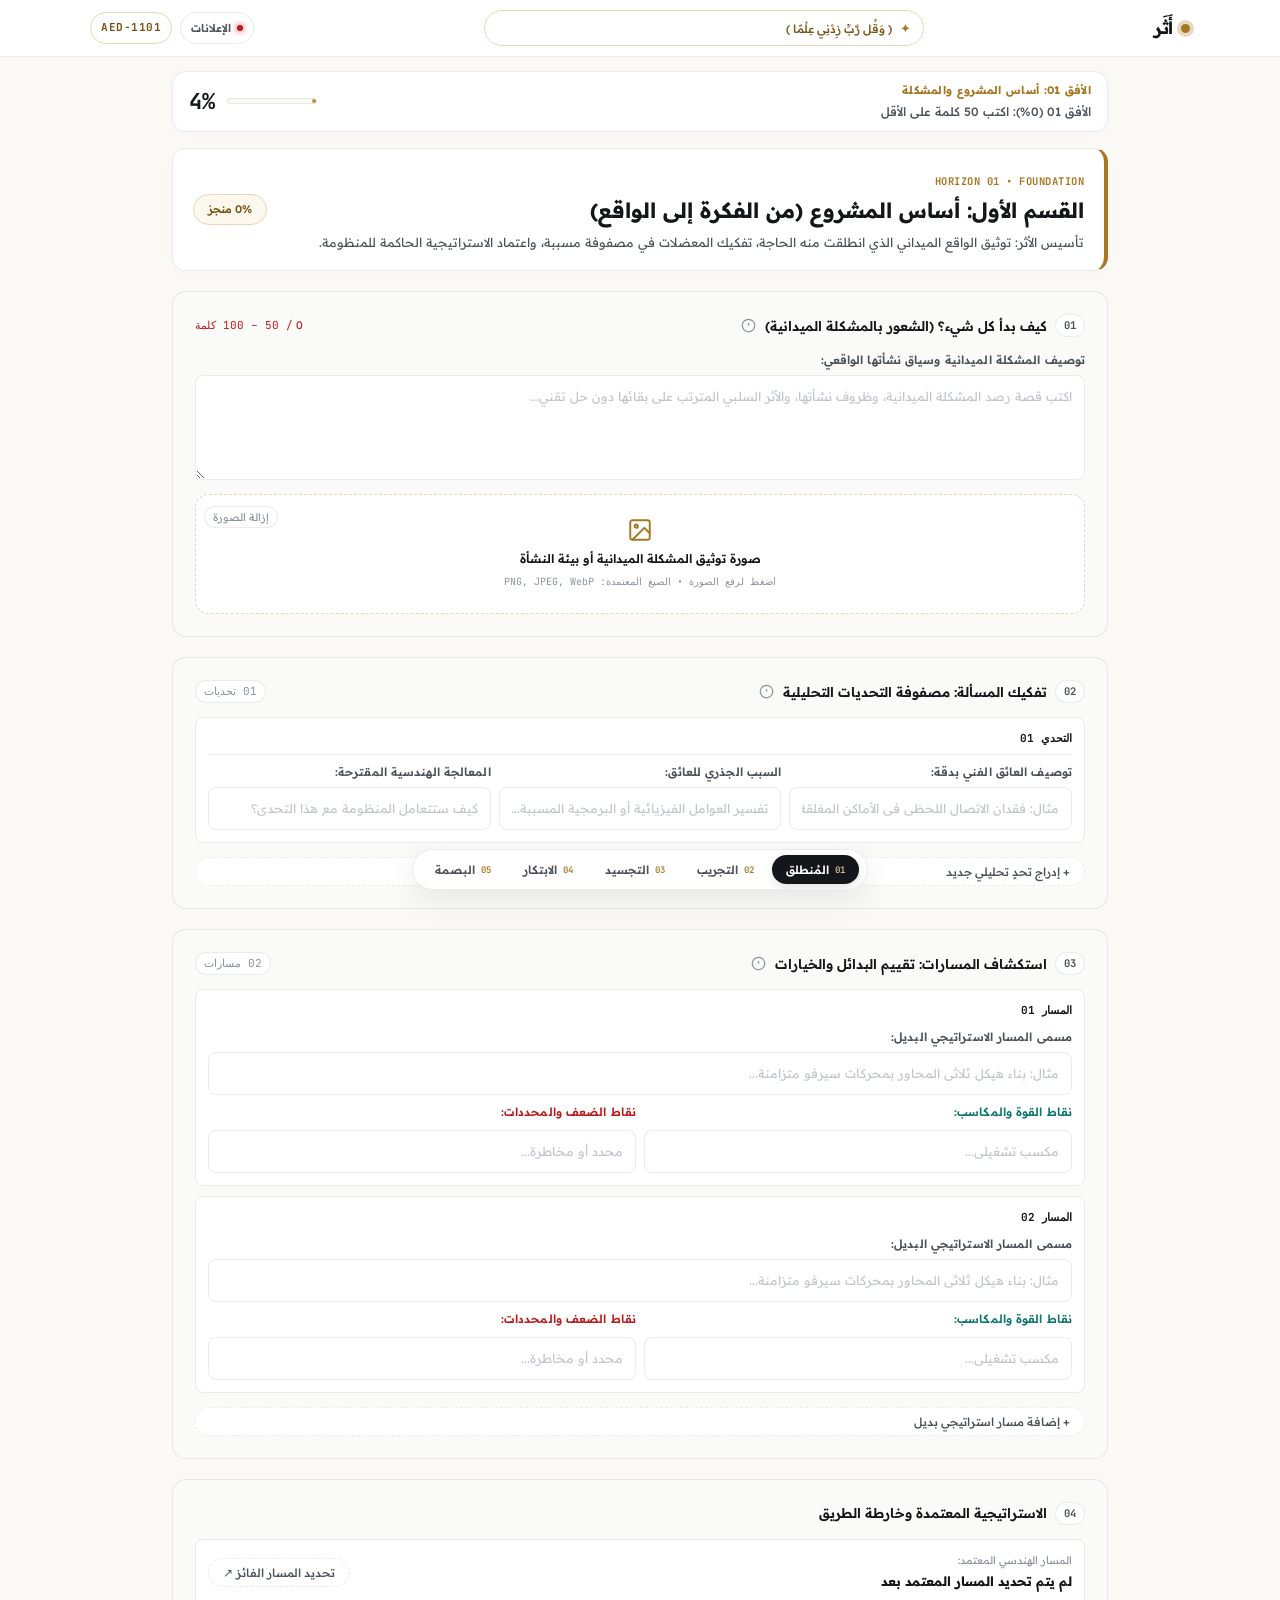
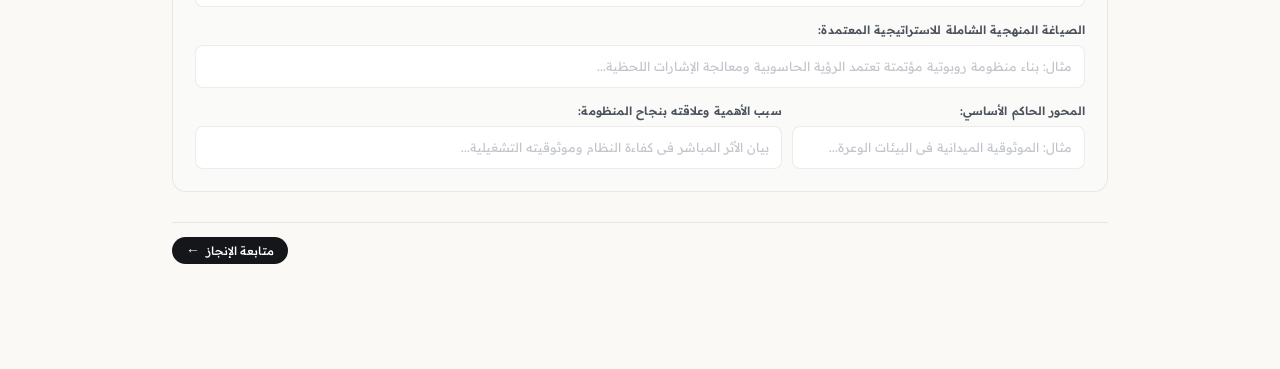
<file: index.html>
<!DOCTYPE html>
<html lang="ar" dir="rtl">
<head>
  <meta charset="UTF-8">
  <meta name="viewport" content="width=device-width, initial-scale=1.0, maximum-scale=1.0, user-scalable=no, viewport-fit=cover">
  <title>أَثَـر • استوديو التوثيق الهندسي المطور | البطولة الوطنية للابتكار والروبوت</title>
  
  <!-- الخطوط العربية والأكاديمية المعتمدة -->
  <link rel="preconnect" href="https://fonts.googleapis.com">
  <link rel="preconnect" href="https://fonts.gstatic.com" crossorigin>
  <link href="https://fonts.googleapis.com/css2?family=Amiri:ital,wght@0,400;0,700&family=JetBrains+Mono:wght@400;500;600;700&family=Readex+Pro:wght@300;400;500;600;700&display=swap" rel="stylesheet">

  <!-- ملف الأنماط البصرية والهوية التصميمية الموحدة مع كسر الذاكرة المخبأة -->
  <link rel="stylesheet" href="css/style.css?v=2">
</head>
<body>

  <!-- حاوية التلميحات الذكية المانعة للفيضان -->
  <div id="masterTooltip"></div>

  <!-- 1. الترويسة الموحدة: الشعار، قبس البصيرة، الإعلانات، وكود الفريق -->
  <header class="master-header">
    <div class="header-inner">
      <div class="brand-cluster" onclick="switchHorizon(0)" title="العودة لأول أفق">
        <span class="brand-seed"></span>
        <span class="brand-title">أَثَـر</span>
      </div>

      <!-- قبس البصيرة القرآني والنبوي المتدفق -->
      <div class="insight-deck" onclick="openInsightModal()" title="انقر لقراءة قبس البصيرة كاملاً">
        <span class="insight-beacon-icon">✦</span>
        <div class="insight-kinetic-viewport" id="insightViewport">
          <div class="insight-kinetic-text" id="insightText">﴿ وَقُل رَّبِّ زِدْنِي عِلْمًا ﴾</div>
        </div>
      </div>

      <div class="tools-cluster">
        <button type="button" class="btn-notif" onclick="openNotifModal()">
          <span class="live-dot"></span>
          <span>الإعلانات</span>
        </button>
        <span class="team-badge">AED-1101</span>
      </div>
    </div>
  </header>

  <!-- 2. رادار الإنجاز الموجه المانع للتشتت (Focus Radar) -->
  <aside class="radar-strip">
    <div class="radar-card">
      <div class="radar-info">
        <span class="radar-title" id="radarHorizonLabel">الأفق الحالي: 01 الأساس</span>
        <span class="radar-status" id="radarMissingHint">جارٍ فحص استيفاء المعايير الهندسية...</span>
      </div>
      <div class="radar-metrics">
        <div class="radar-track-mini">
          <div class="radar-fill-mini" id="radarFillBar"></div>
        </div>
        <span class="radar-pct" id="radarPercentDigit">0%</span>
      </div>
    </div>
  </aside>

  <!-- 3. استوديو الآفاق الخمسة المركزة (Horizon Studio Stage) -->
  <main class="studio-viewport">

    <!-- ============================================================
         الأفق 01: أساس المشروع (من الفكرة إلى الواقع)
         ============================================================ -->
    <article class="horizon-pane active" id="pane_horizon_0">
      <div class="horizon-head">
        <div>
          <span class="horizon-tag">HORIZON 01 • FOUNDATION</span>
          <h1 class="horizon-title">القسم الأول: أساس المشروع (من الفكرة إلى الواقع)</h1>
          <p class="horizon-desc">تأسيس الأثر: توثيق الواقع الميداني الذي انطلقت منه الحاجة، تفكيك المعضلات في مصفوفة مسببة، واعتماد الاستراتيجية الحاكمة للمنظومة.</p>
        </div>
        <span class="horizon-state-pill" id="badge_h0">قيد البناء</span>
      </div>

      <!-- 01: الشعور بالمشكلة الميدانية -->
      <section class="stage-card">
        <div class="stage-bar">
          <div class="stage-label-group">
            <span class="stage-idx">01</span>
            <h2 class="stage-name">كيف بدأ كل شيء؟ (الشعور بالمشكلة الميدانية)</h2>
            <button type="button" class="beacon-btn" data-tip="توصيف المشكلة الميدانية الواقعية بدقة دون استباق للحلول المقترحة (50 - 100 كلمة).">
              <svg viewBox="0 0 24 24" fill="none" stroke="currentColor" stroke-width="2"><circle cx="12" cy="12" r="10"/><line x1="12" y1="8" x2="12" y2="12"/><line x1="12" y1="16" x2="12.01" y2="16"/></svg>
            </button>
          </div>
          <div class="word-meter" id="originMeterWrap">
            <span id="originWordDigit">0</span> / 50 – 100 كلمة
          </div>
        </div>

        <div class="field-group">
          <label class="field-label">توصيف المشكلة الميدانية وسياق نشأتها الواقعي:</label>
          <textarea id="h1_narration" rows="4" placeholder="اكتب قصة رصد المشكلة الميدانية، وظروف نشأتها، والأثر السلبي المترتب على بقائها دون حل تقني..." oninput="evaluateOriginWords()"></textarea>
        </div>

        <!-- مسرح صورة واقع المشكلة الموحد -->
        <div class="media-shelf" onclick="document.getElementById('h1_img_file').click()">
          <div class="upload-placeholder-content" id="h1_img_prompt">
            <svg width="26" height="26" viewBox="0 0 24 24" fill="none" stroke="var(--gold-primary)" stroke-width="1.8" stroke-linecap="round" stroke-linejoin="round">
              <rect x="3" y="3" width="18" height="18" rx="2"/>
              <circle cx="8.5" cy="8.5" r="1.5"/>
              <polyline points="21 15 16 10 5 21"/>
            </svg>
            <span class="upload-main-text">صورة توثيق المشكلة الميدانية أو بيئة النشأة</span>
            <span class="upload-sub-text">اضغط لرفع الصورة • الصيغ المعتمدة: PNG, JPEG, WebP</span>
          </div>
          <input type="file" id="h1_img_file" accept="image/png, image/jpeg, image/webp" style="display:none;" onchange="handleShelfUpload('h1_img', 'h1_img_prev', 'h1_img_prompt', 'h1_img_del', this)">
          <img id="h1_img_prev" alt="توثيق المشكلة الميدانية">
          <div id="h1_img_del" class="del-btn-container" onclick="event.stopPropagation()">
            <button type="button" class="btn-discrete-del" onclick="armDel('h1_del_init', 'h1_del_conf')" id="h1_del_init">إزالة الصورة</button>
            <div class="confirm-deck" id="h1_del_conf">
              <button type="button" class="btn-affirm" onclick="confirmShelfDel('h1_img', 'h1_img_prev', 'h1_img_prompt', 'h1_img_del', 'h1_img_file')">تأكيد</button>
              <button type="button" class="btn-cancel" onclick="disarmDel('h1_del_init', 'h1_del_conf')">تراجع</button>
            </div>
          </div>
        </div>
      </section>

      <!-- 02: مصفوفة التحديات التحليلية -->
      <section class="stage-card">
        <div class="stage-bar">
          <div class="stage-label-group">
            <span class="stage-idx">02</span>
            <h2 class="stage-name">تفكيك المسألة: مصفوفة التحديات التحليلية</h2>
            <button type="button" class="beacon-btn" data-tip="تفكيك المشكلة إلى عوائق فنية مع بيان السبب الجذري والمعالجة المقترحة لكل عائق.">
              <svg viewBox="0 0 24 24" fill="none" stroke="currentColor" stroke-width="2"><circle cx="12" cy="12" r="10"/><line x1="12" y1="8" x2="12" y2="12"/><line x1="12" y1="16" x2="12.01" y2="16"/></svg>
            </button>
          </div>
          <span class="badge-code" id="h1_ch_count">00 تحديات</span>
        </div>

        <div id="h1_challenges_stream" class="vertical-stream"></div>
        <button type="button" class="btn-append-atom" onclick="appendChallengeRow()">+ إدراج تحدٍ تحليلي جديد</button>
      </section>

      <!-- 03: استكشاف المسارات وتقييم البدائل -->
      <section class="stage-card">
        <div class="stage-bar">
          <div class="stage-label-group">
            <span class="stage-idx">03</span>
            <h2 class="stage-name">استكشاف المسارات: تقييم البدائل والخيارات</h2>
            <button type="button" class="beacon-btn" data-tip="المفاضلة بين مسارين مختلفين جذرياً على الأقل، مع حصر نقاط القوة والضعف.">
              <svg viewBox="0 0 24 24" fill="none" stroke="currentColor" stroke-width="2"><circle cx="12" cy="12" r="10"/><line x1="12" y1="8" x2="12" y2="12"/><line x1="12" y1="16" x2="12.01" y2="16"/></svg>
            </button>
          </div>
          <span class="badge-code" id="h1_st_count">00 مسارات</span>
        </div>

        <div id="h1_strategies_stream" class="vertical-stream"></div>
        <button type="button" class="btn-append-atom" onclick="appendStrategyNode()">+ إضافة مسار استراتيجي بديل</button>
      </section>

      <!-- 04: الاستراتيجية المعتمدة وخارطة الطريق -->
      <section class="stage-card">
        <div class="stage-bar">
          <div class="stage-label-group">
            <span class="stage-idx">04</span>
            <h2 class="stage-name">الاستراتيجية المعتمدة وخارطة الطريق</h2>
          </div>
        </div>

        <div class="adopted-selection-banner">
          <div>
            <span class="caption-muted">المسار الهندسي المعتمد:</span>
            <strong class="title-adopted" id="h1_adopted_view">لم يتم تحديد المسار المعتمد بعد</strong>
          </div>
          <button type="button" class="btn-append-atom" onclick="openAdoptedPickerModal()">تحديد المسار الفائز ↗</button>
        </div>

        <div class="field-group">
          <label class="field-label">الصياغة المنهجية الشاملة للاستراتيجية المعتمدة:</label>
          <input type="text" id="h1_statement" placeholder="مثال: بناء منظومة روبوتية مؤتمتة تعتمد الرؤية الحاسوبية ومعالجة الإشارات اللحظية..." oninput="persistState()">
        </div>

        <div class="grid-pillar">
          <div class="field-group">
            <label class="field-label">المحور الحاكم الأساسي:</label>
            <input type="text" id="h1_pillar_axis" placeholder="مثال: الموثوقية الميدانية في البيئات الوعرة..." oninput="persistState()">
          </div>
          <div class="field-group">
            <label class="field-label">سبب الأهمية وعلاقته بنجاح المنظومة:</label>
            <input type="text" id="h1_pillar_reason" placeholder="بيان الأثر المباشر في كفاءة النظام وموثوقيته التشغيلية..." oninput="persistState()">
          </div>
        </div>
      </section>

      <!-- ذيل الأفق 01 (سهم المتابعة مضبوط يساراً) -->
      <footer class="horizon-nav-footer">
        <span></span>
        <button type="button" class="btn-append-atom btn-next-action" onclick="switchHorizon(1)">
          <span>متابعة الإنجاز</span>
          <span class="arrow-glyph">←</span>
        </button>
      </footer>
    </article>

    <!-- ============================================================
         الأفق 02: مسار التجريب والتعلّم المستمر
         ============================================================ -->
    <article class="horizon-pane" id="pane_horizon_1">
      <div class="horizon-head">
        <div>
          <span class="horizon-tag">HORIZON 02 • ITERATION</span>
          <h1 class="horizon-title">القسم الثاني: رحلة التطوير وتوثيق التجارب</h1>
          <p class="horizon-desc">سجل التوثيق التكراري: تدوين دورات التجريب الميداني؛ كل محاولة ترصد المنجز، تفكك أسباب العائق، وتقرر الإجراء للجولة التالية.</p>
        </div>
        <span class="horizon-state-pill" id="badge_h1">قيد التوثيق</span>
      </div>

      <div class="stream-toolbar">
        <span class="badge-code" id="h2_trials_count">00 تجارب مسجلة</span>
        <button type="button" class="btn-append-atom" onclick="appendTrialCard()">+ إدراج تجربة جديدة</button>
      </div>

      <div id="h2_trials_stream" class="vertical-stream"></div>

      <button type="button" class="btn-append-atom btn-center" onclick="appendTrialCard()">+ إدراج تجربة جديدة</button>

      <!-- ذيل الأفق 02 (العودة يميناً والمتابعة يساراً) -->
      <footer class="horizon-nav-footer">
        <button type="button" class="btn-append-atom" onclick="switchHorizon(0)">
          <span class="arrow-glyph">→</span>
          <span>العودة لأساس المشروع</span>
        </button>
        <button type="button" class="btn-append-atom btn-next-action" onclick="switchHorizon(2)">
          <span>متابعة الإنجاز</span>
          <span class="arrow-glyph">←</span>
        </button>
      </footer>
    </article>

    <!-- ============================================================
         الأفق 03: التصميم والعتاد ومسرح الإسقاط المكاني
         ============================================================ -->
    <article class="horizon-pane" id="pane_horizon_2">
      <div class="horizon-head">
        <div>
          <span class="horizon-tag">HORIZON 03 • PHYSICAL DESIGN</span>
          <h1 class="horizon-title">القسم الثالث: التصميم وبيان المكونات والعتاد</h1>
          <p class="horizon-desc">تجسيد الفكرة في الواقع: حصر المكونات وعتاد المنظومة، الإسقاط المكاني التفاعلي المرقم، ومراحل التطور الزمني للتصميم.</p>
        </div>
        <span class="horizon-state-pill" id="badge_h2">قيد التجسيد</span>
      </div>

      <!-- 01: بيان المكونات والعتاد BOM -->
      <section class="stage-card">
        <div class="stage-bar">
          <div class="stage-label-group">
            <span class="stage-idx">01</span>
            <h2 class="stage-name">بيان المكونات والعتاد ومسوغات الاختيار (BOM)</h2>
          </div>
          <div class="cost-summary-pill">
            المجموع: <span id="h3_total_cost">0.00 د.أ</span>
          </div>
        </div>

        <div id="h3_catalog_stream" class="vertical-stream"></div>
        <button type="button" class="btn-append-atom" onclick="appendCatalogRow()">+ إدراج مكون جديد</button>
      </section>

      <!-- 02: مسرح الإسقاط المكاني المرقم فائق الإحسان -->
      <section class="stage-card">
        <div class="stage-bar">
          <div class="stage-label-group">
            <span class="stage-idx">02</span>
            <h2 class="stage-name">النموذج النهائي وترقيم المكونات تفاعلياً</h2>
            <button type="button" class="beacon-btn" data-tip="ارفع صورة النموذج النهائي، ثم اضغط على أي مكون في الشريط السفلي لإسقاط رقمه في موضعه بدقة.">
              <svg viewBox="0 0 24 24" fill="none" stroke="currentColor" stroke-width="2"><circle cx="12" cy="12" r="10"/><line x1="12" y1="8" x2="12" y2="12"/><line x1="12" y1="16" x2="12.01" y2="16"/></svg>
            </button>
          </div>
        </div>

        <div class="stage-viewport-boundary" id="stageBoundary">
          <!-- زر الكاميرا المداري SVG المعزول بدقة -->
          <button type="button" class="btn-camera-orbital" onclick="document.getElementById('h3_robot_file').click()" title="تبديل صورة النموذج">
            <svg viewBox="0 0 48 48" fill="none">
              <path d="M 14 12 A 17 17 0 0 1 37 18" stroke="#a77824" stroke-width="2" stroke-linecap="round"/>
              <path d="M 33 18 L 38 18.5 L 37.5 13.5" stroke="#a77824" stroke-width="2" stroke-linecap="round" stroke-linejoin="round"/>
              <path d="M 34 36 A 17 17 0 0 1 11 30" stroke="#a77824" stroke-width="2" stroke-linecap="round"/>
              <path d="M 15 30 L 10 29.5 L 10.5 34.5" stroke="#a77824" stroke-width="2" stroke-linecap="round" stroke-linejoin="round"/>
              <path d="M 16 20 C 16 18.8 17 18 18 18 H 20.5 L 22 16 H 26 L 27.5 18 H 30 C 31 18 32 18.8 32 20 V 29 C 32 30.2 31 31 30 31 H 18 C 17 31 16 30.2 16 29 Z" stroke="#141619" stroke-width="2" stroke-linejoin="round"/>
              <circle cx="24" cy="24.5" r="3.5" stroke="#141619" stroke-width="2"/>
            </svg>
          </button>
          <input type="file" id="h3_robot_file" accept="image/png, image/jpeg, image/webp" style="display:none;" onchange="handleRobotImageUpload(this)">

          <div class="targeting-reticle-toast" id="targetToast">انقر فوق موضع القطعة على الصورة لتثبيتها</div>

          <!-- الصندوق التمهيدي لصورة الروبوت -->
          <div class="upload-placeholder-content" id="h3_empty_prompt" onclick="document.getElementById('h3_robot_file').click()" style="padding:44px 20px; cursor:pointer;">
            <svg width="40" height="40" viewBox="0 0 24 24" fill="none" stroke="var(--gold-primary)" stroke-width="1.8" stroke-linecap="round" stroke-linejoin="round">
              <rect x="3" y="3" width="18" height="18" rx="2" stroke-dasharray="3 3"/>
              <circle cx="12" cy="12" r="3"/>
              <line x1="12" y1="3" x2="12" y2="6"/><line x1="12" y1="18" x2="12" y2="21"/>
              <line x1="3" y1="12" x2="6" y2="12"/><line x1="18" y1="12" x2="21" y2="12"/>
            </svg>
            <span class="upload-main-text" style="font-size:13px; margin-top:4px;">صورة النموذج النهائي المكتمل للمنظومة</span>
            <span class="upload-sub-text">اضغط لرفع الصورة للبدء في إسقاط المؤشرات • الصيغ المعتمدة: PNG, JPEG, WebP</span>
          </div>

          <div class="image-tight-frame" id="imageTightFrame">
            <img id="robotImageEl" class="robot-rendered-img" alt="النموذج النهائي للمنظومة">
            <div class="pins-strict-overlay" id="pinsStrictOverlay"></div>
          </div>
        </div>

        <!-- شريط المكونات السفلي البديهي -->
        <nav class="bom-chips-deck" id="bomChipsDeck"></nav>

        <!-- درج الفحص السريع المنساب للمكون -->
        <div class="inspect-drawer-card" id="inspectDrawer">
          <div class="inspect-drawer-top">
            <div class="inspect-drawer-title-group">
              <span class="badge-drawer-num" id="drawerNum">01</span>
              <strong class="drawer-comp-name" id="drawerTitle">اسم المكون</strong>
              <span class="drawer-comp-model" id="drawerModel">الطراز</span>
            </div>
            <button type="button" class="btn-close-drawer" onclick="closeDrawer()">✕</button>
          </div>
          <div class="specs-grid-mini">
            <div><span class="caption-muted">المسوغات:</span> <span id="drawerReason" class="spec-value">-</span></div>
            <div><span class="caption-muted">الكلفة:</span> <span id="drawerCost" class="spec-value">-</span></div>
            <div><span class="caption-muted">أفق الترقية:</span> <span id="drawerUpgrade" class="spec-value">-</span></div>
          </div>
        </div>
      </section>

      <!-- 03: مراحل التطور الزمني للتصميم (4 محطات محصنة) -->
      <section class="stage-card">
        <div class="stage-bar">
          <div class="stage-label-group">
            <span class="stage-idx">03</span>
            <h2 class="stage-name">مراحل التطور الزمني للتصميم (4 محطات)</h2>
          </div>
        </div>
        <div class="evolution-quad-grid" id="h3_evolution_grid"></div>
      </section>

      <!-- ذيل الأفق 03 (العودة يميناً والمتابعة يساراً) -->
      <footer class="horizon-nav-footer">
        <button type="button" class="btn-append-atom" onclick="switchHorizon(1)">
          <span class="arrow-glyph">→</span>
          <span>العودة لمسار التجريب</span>
        </button>
        <button type="button" class="btn-append-atom btn-next-action" onclick="switchHorizon(3)">
          <span>متابعة الإنجاز</span>
          <span class="arrow-glyph">←</span>
        </button>
      </footer>
    </article>

    <!-- ============================================================
         الأفق 04: الابتكار التقني، التصنيع، والتحقق البشري
         ============================================================ -->
    <article class="horizon-pane" id="pane_horizon_3">
      <div class="horizon-head">
        <div>
          <span class="horizon-tag">HORIZON 04 • INNOVATION & AI</span>
          <h1 class="horizon-title">القسم الرابع: الابتكار التقني والتصنيع الرقمي</h1>
          <p class="horizon-desc">البنية البرمجية والخوارزمية، ابتكارات التصنيع الرقمي، وتوظيف الأدوات المتقدمة مع إثبات التحقق البشري لضمان الملكية الفكرية.</p>
        </div>
        <span class="horizon-state-pill" id="badge_h3">قيد التوثيق</span>
      </div>

      <!-- 01: المخطط الانسيابي العام للنظام -->
      <section class="stage-card">
        <div class="stage-bar">
          <div class="stage-label-group">
            <span class="stage-idx">01</span>
            <h2 class="stage-name">المنطق العام للنظام (المخطط الانسيابي)</h2>
          </div>
          <button type="button" class="btn-append-atom" onclick="openDrawioGuideModal()">دليل ومنصة draw.io ↗</button>
        </div>

        <div class="media-shelf" onclick="document.getElementById('h4_flow_file').click()">
          <div class="upload-placeholder-content" id="h4_flow_prompt">
            <svg width="28" height="28" viewBox="0 0 24 24" fill="none" stroke="var(--gold-primary)" stroke-width="1.8" stroke-linecap="round" stroke-linejoin="round">
              <rect x="3" y="3" width="7" height="6" rx="1.5"/>
              <path d="M6.5 9v4a3 3 0 0 0 3 3h4.5"/>
              <polyline points="11.5 13.5 14 16 11.5 18.5" />
              <rect x="14" y="12" width="7" height="8" rx="1.5"/>
            </svg>
            <span class="upload-main-text">المخطط الانسيابي العام لمنطق النظام</span>
            <span class="upload-sub-text">اضغط لرفع المخطط • الصيغ المعتمدة: PNG, JPEG, WebP</span>
          </div>
          <input type="file" id="h4_flow_file" accept="image/png, image/jpeg, image/webp" style="display:none;" onchange="handleShelfUpload('h4_flow', 'h4_flow_prev', 'h4_flow_prompt', 'h4_flow_del', this)">
          <img id="h4_flow_prev" alt="المخطط الانسيابي العام">
          <div id="h4_flow_del" class="del-btn-container" onclick="event.stopPropagation()">
            <button type="button" class="btn-discrete-del" onclick="armDel('h4_del_init', 'h4_del_conf')" id="h4_del_init">إزالة المخطط</button>
            <div class="confirm-deck" id="h4_del_conf">
              <button type="button" class="btn-affirm" onclick="confirmShelfDel('h4_flow', 'h4_flow_prev', 'h4_flow_prompt', 'h4_flow_del', 'h4_flow_file')">تأكيد</button>
              <button type="button" class="btn-cancel" onclick="disarmDel('h4_del_init', 'h4_del_conf')">تراجع</button>
            </div>
          </div>
        </div>
      </section>

      <!-- 02: الخوارزمية المحورية تحت المجهر -->
      <section class="stage-card">
        <div class="stage-bar">
          <div class="stage-label-group">
            <span class="stage-idx">02</span>
            <h2 class="stage-name">الخوارزمية المحورية ومحرر الكود المصدري</h2>
          </div>
        </div>

        <div class="field-group">
          <label class="field-label">اسم الخوارزمية البرمجية:</label>
          <input type="text" id="h4_algo_name" placeholder="مثال: PID Controller لمعادلة الاتزان اللحظي..." oninput="persistState()">
        </div>

        <div class="field-group">
          <label class="field-label">المعضلة الفنية التي تعالجها الخوارزمية:</label>
          <input type="text" id="h4_algo_problem" placeholder="توصيف الخلل الميداني أو الرياضي الذي صممت الخوارزمية لتصحيحه..." oninput="persistState()">
        </div>

        <div class="field-group">
          <label class="field-label" style="font-weight:700;">الشفرة المصدرية المكتوبة بلغة البرمجة المعتمدة:</label>
          <div class="code-terminal-box">
            <div class="terminal-meta-bar">
              <span>CORE ALGORITHM SOURCE CODE</span>
              <span>UTF-8 • MONO</span>
            </div>
            <textarea id="h4_algo_code" class="terminal-textarea" placeholder="// كتابة الشفرة البرمجية المكتوبة بأيدي الفريق بلغة البرمجة المعتمدة..." oninput="persistState()"></textarea>
          </div>
        </div>

        <div class="field-group">
          <label class="field-label">تفكيك المنطق الهندسي (المدخلات، العمليات والمعادلات، شروط القرار، والمخرجات):</label>
          <textarea rows="3" id="h4_algo_logic" placeholder="تفكيك خطوات المعالجة البرمجية بالتفصيل الهندسي المنضبط..." oninput="persistState()"></textarea>
        </div>
      </section>

      <!-- 03: ابتكارات التصنيع الرقمي CAD vs Real -->
      <section class="stage-card">
        <div class="stage-bar">
          <div class="stage-label-group">
            <span class="stage-idx">03</span>
            <h2 class="stage-name">ابتكارات التصنيع الرقمي والمجسمات (CAD vs Real)</h2>
          </div>
          <span class="badge-code" id="h4_fab_count">00 ابتكارات</span>
        </div>

        <div id="h4_fab_stream" class="vertical-stream"></div>
        <button type="button" class="btn-append-atom" onclick="appendFabItem()">+ إضافة ابتكار تصنيع جديد</button>
      </section>

      <!-- 04: توظيف الأدوات المتقدمة والتحقق البشري -->
      <section class="stage-card">
        <div class="stage-bar">
          <div class="stage-label-group">
            <span class="stage-idx">04</span>
            <h2 class="stage-name">توظيف الأدوات المتقدمة والتحقق البشري من الذكاء الاصطناعي</h2>
          </div>
          <span class="badge-code" id="h4_ai_count">00 دراسات</span>
        </div>

        <div id="h4_ai_stream" class="vertical-stream"></div>
        <button type="button" class="btn-append-atom" onclick="appendAiItem()">+ إضافة دراسة حالة أداة ذكاء اصطناعي</button>
      </section>

      <!-- ذيل الأفق 04 (العودة يميناً والمتابعة يساراً) -->
      <footer class="horizon-nav-footer">
        <button type="button" class="btn-append-atom" onclick="switchHorizon(2)">
          <span class="arrow-glyph">→</span>
          <span>العودة للتصميم والعتاد</span>
        </button>
        <button type="button" class="btn-append-atom btn-next-action" onclick="switchHorizon(4)">
          <span>متابعة الإنجاز</span>
          <span class="arrow-glyph">←</span>
        </button>
      </footer>
    </article>

    <!-- ============================================================
         الأفق 05: هوية الفريق وبصمة الصانع
         ============================================================ -->
    <article class="horizon-pane" id="pane_horizon_4">
      <div class="horizon-head">
        <div>
          <span class="horizon-tag">HORIZON 05 • TEAM IDENTITY</span>
          <h1 class="horizon-title">القسم الخامس: من نحن؟ (هوية الفريق وبصمة الصانع)</h1>
          <p class="horizon-desc">البعد الإنساني وروح الفريق: توثيق البطاقات التعريفية للمشرف والطلبة، ورصد بصمة الأثر الفردي والرسالة المستدامة للمشروع.</p>
        </div>
        <span class="horizon-state-pill" id="badge_h5">قيد الاكتمال</span>
      </div>

      <!-- 01: البطاقات التعريفية الرسمية -->
      <section class="stage-card">
        <div class="stage-bar">
          <div class="stage-label-group">
            <span class="stage-idx">01</span>
            <h2 class="stage-name">بطاقات التعريف الرسمية بأعضاء الفريق</h2>
          </div>
          <div class="team-size-picker">
            <span class="caption-muted">هيكل الفريق:</span>
            <select id="h5_team_size" onchange="adjustTeamSize(this.value)">
              <option value="3">3 طلاب والمشرف</option>
              <option value="2">طالبان والمشرف</option>
            </select>
          </div>
        </div>

        <div class="profile-deck-grid" id="h5_profiles_deck"></div>
      </section>

      <!-- 02: بصمات الأثر والرسالة المستدامة -->
      <section class="stage-card">
        <div class="stage-bar">
          <div class="stage-label-group">
            <span class="stage-idx">02</span>
            <h2 class="stage-name">بصمة الصانع والأثر الفردي في المنظومة</h2>
          </div>
        </div>

        <div class="footprint-tabs-bar" id="h5_fp_tabs"></div>
        <div id="h5_fp_panes"></div>
      </section>

      <!-- ذيل الأفق 05 (العودة يميناً وشارة الختام) -->
      <footer class="horizon-nav-footer">
        <button type="button" class="btn-append-atom" onclick="switchHorizon(3)">
          <span class="arrow-glyph">→</span>
          <span>العودة للابتكار والتحقق</span>
        </button>
        <span class="audit-finished-tag">✓ تم استعراض كافة الآفاق الهندسية للأثر</span>
      </footer>
    </article>

  </main>

  <!-- 4. شريط الأفق السفلي العائم (Floating Studio Dock) -->
  <nav class="studio-dock">
    <button type="button" class="dock-btn active" onclick="switchHorizon(0)" id="dock_btn_0">
      <small>01</small>
      <span>المُنطلق</span>
      <span class="dock-check" id="dock_chk_0" style="display:none;"></span>
    </button>
    <button type="button" class="dock-btn" onclick="switchHorizon(1)" id="dock_btn_1">
      <small>02</small>
      <span>التجريب</span>
      <span class="dock-check" id="dock_chk_1" style="display:none;"></span>
    </button>
    <button type="button" class="dock-btn" onclick="switchHorizon(2)" id="dock_btn_2">
      <small>03</small>
      <span>التجسيد</span>
      <span class="dock-check" id="dock_chk_2" style="display:none;"></span>
    </button>
    <button type="button" class="dock-btn" onclick="switchHorizon(3)" id="dock_btn_3">
      <small>04</small>
      <span>الابتكار</span>
      <span class="dock-check" id="dock_chk_3" style="display:none;"></span>
    </button>
    <button type="button" class="dock-btn" onclick="switchHorizon(4)" id="dock_btn_4">
      <small>05</small>
      <span>البصمة</span>
      <span class="dock-check" id="dock_chk_4" style="display:none;"></span>
    </button>
  </nav>

  <!-- ============================================================
       5. النوافذ المنبثقة التفاعلية (Modals & Menus)
       ============================================================ -->

  <!-- القائمة الدائرية الشعاعية لدبابيس الإسقاط (The Radial Pie Menu) مع زر "نقل" -->
  <div class="radial-pie-scrim" id="radialScrim" onclick="closeRadialMenu(event)">
    <div class="radial-menu-wheel" id="radialWheel">
      <div class="pie-center-hub">
        <span class="hub-comp-digit" id="pieHubNum">01</span>
        <span class="hub-comp-tag">مكون</span>
      </div>
      <button type="button" class="pie-sector-petal petal-top" onclick="triggerRadialAction('relocate')">
        <span class="petal-icon">✥</span>
        <span class="petal-label">نقل</span>
      </button>
      <button type="button" class="pie-sector-petal petal-right" onclick="triggerRadialAction('inspect')">
        <span class="petal-icon">ⓘ</span>
        <span class="petal-label">فحص</span>
      </button>
      <button type="button" class="pie-sector-petal petal-bottom petal-del" onclick="triggerRadialAction('remove')">
        <span class="petal-icon">✕</span>
        <span class="petal-label">إزالة</span>
      </button>
      <button type="button" class="pie-sector-petal petal-left" onclick="triggerRadialAction('reassign')">
        <span class="petal-icon">⇄</span>
        <span class="petal-label">تبديل</span>
      </button>
    </div>
  </div>

  <!-- نافذة التبديل الواعية للمكون (Reassign Sheet Modal) -->
  <div class="scrim-modal" id="reassignModal" onclick="if(event.target===this) closeReassignModal()">
    <div class="scrim-card">
      <div class="scrim-header">
        <strong class="scrim-title">تحديد المكون البديل للمؤشر</strong>
        <button type="button" class="btn-scrim-close" onclick="closeReassignModal()">✕</button>
      </div>
      <div id="reassignOptionsStream" class="vertical-stream"></div>
    </div>
  </div>

  <!-- نافذة اختيار المسار المعتمد في الأفق 01 -->
  <div class="scrim-modal" id="adoptedPickerModal" onclick="if(event.target===this) closeAdoptedPickerModal()">
    <div class="scrim-card">
      <div class="scrim-header">
        <strong class="scrim-title">اعتماد المسار الهندسي الفائز للمشروع</strong>
        <button type="button" class="btn-scrim-close" onclick="closeAdoptedPickerModal()">✕</button>
      </div>
      <div id="adoptedOptionsStream" class="vertical-stream"></div>
    </div>
  </div>

  <!-- نافذة دليل ومنصة draw.io المعتمدة -->
  <div class="scrim-modal" id="drawioModal" onclick="if(event.target===this) closeDrawioGuideModal()">
    <div class="scrim-card">
      <div class="scrim-header">
        <strong class="scrim-title">دليل ومنصة إعداد المخطط الانسيابي المعتمد</strong>
        <button type="button" class="btn-scrim-close" onclick="closeDrawioGuideModal()">✕</button>
      </div>
      <div class="drawio-guide-body">
        <p>المخطط الانسيابي هو لغة بصرية موحدة تترجم منطق البرنامج وفق الأشكال القياسية:</p>
        <ul class="drawio-shapes-list">
          <li><strong>الشكل البيضاوي:</strong> نقطة البداية والنهاية الحتمية للبرنامج.</li>
          <li><strong>المستطيل:</strong> العمليات الحسابية وقراءات الحساسات وتحديث قيم المتغيرات.</li>
          <li><strong>المعين:</strong> الشروط المنطقية ونقاط اتخاذ القرار (نعم / لا).</li>
          <li><strong>الأسهم:</strong> اتجاه تدفق البيانات وتسلسل الأوامر التنفيذية.</li>
        </ul>
        <div class="links-column">
          <a href="https://app.diagrams.net/" target="_blank" class="btn-append-atom drawio-btn-link">
            <span>فتح منصة draw.io الهندسية السحابية</span> <span>↗</span>
          </a>
          <a href="https://drive.google.com/file/d/1oISZKI-GKpwcGaVVRuyU-dLCb5_JzqyS/view?usp=drivesdk#page=95" target="_blank" class="btn-append-atom drawio-btn-link">
            <span>كتاب المهارات الرقمية (ص 95) • درس تصميم الخوارزميات</span> <span>↗</span>
          </a>
        </div>
      </div>
      <button type="button" class="btn-close-modal" onclick="closeDrawioGuideModal()">إغلاق الدليل والعودة</button>
    </div>
  </div>

  <!-- نافذة قبس البصيرة القرآني والنبوي -->
  <div class="scrim-modal" id="insightModal" onclick="if(event.target===this) closeInsightModal()">
    <div class="scrim-card insight-modal-card">
      <span class="insight-modal-category">قبس من نور الوحي والعمل</span>
      <div class="insight-quran-text" id="modalFullQuote"></div>
      <span class="insight-quran-source" id="modalQuoteSource"></span>
      <button type="button" class="btn-close-modal" onclick="closeInsightModal()">تمثّل المعنى ومواصلة الأثر</button>
    </div>
  </div>

  <!-- نافذة الإعلانات الميدانية والتوجيهات -->
  <div class="scrim-modal" id="notifModal" onclick="if(event.target===this) closeNotifModal()">
    <div class="scrim-card">
      <div class="scrim-header">
        <div class="notif-header-group">
          <span class="live-dot"></span>
          <strong class="scrim-title">الإعلانات والتوجيهات الميدانية</strong>
        </div>
        <button type="button" class="btn-scrim-close" onclick="closeNotifModal()">✕</button>
      </div>
      <div class="notif-official-card">
        <span class="notif-org-tag">إدارة البطولة الوطنية للابتكار والروبوت</span>
        <h4 class="notif-heading">تأكيد موثوقية الأثر وتكامل التوثيق</h4>
        <p class="notif-copy">
          يرجى من جميع الفرق إكمال مسوغات اختيار المكونات، وربط دبابيس الإسقاط بالصورة، وتوثيق التدخل البشري في مخرجات الذكاء الاصطناعي لحفظ الملكية الفكرية للفريق.
        </p>
      </div>
      <button type="button" class="btn-close-modal" onclick="closeNotifModal()">إغلاق</button>
    </div>
  </div>

  <!-- ربط ملفات الجافاسكريبت المنفصلة المعيارية مع كسر الذاكرة المخبأة -->
  <script src="js/config.js?v=2"></script>
  <script src="js/pinning.js?v=2"></script>
  <script src="js/app.js?v=2"></script>

</body>
  </html>
</file>
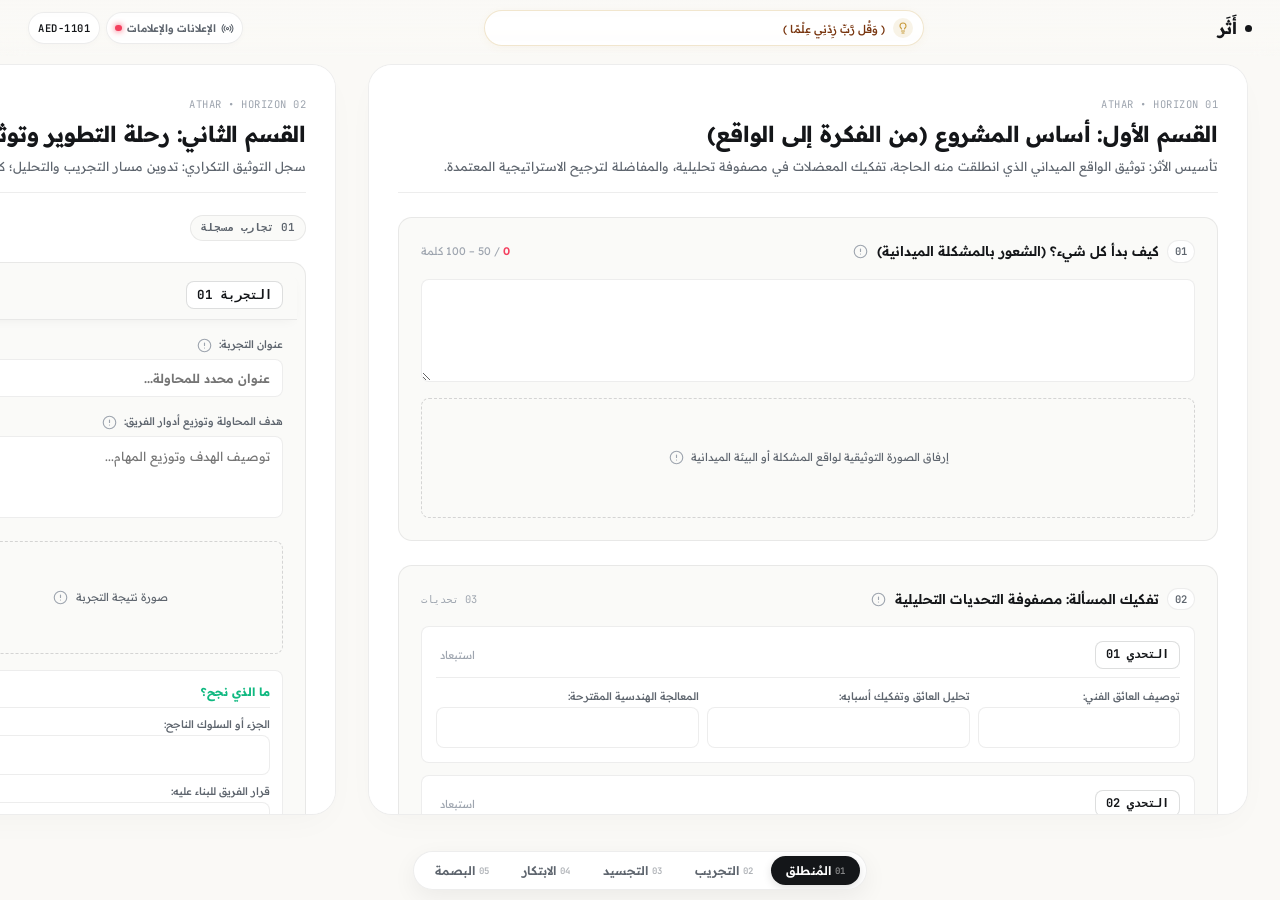
<file: قديم وملغي/index.html>
<!DOCTYPE html>
<html lang="ar" dir="rtl">
<head>
  <meta charset="UTF-8">
  <meta name="viewport" content="width=device-width, initial-scale=1.0, maximum-scale=1.0, user-scalable=no, viewport-fit=cover">
  <title>أَثَـر • ATHAR | البطولة الوطنية للابتكار والروبوت</title>
  
  <link rel="preconnect" href="https://fonts.googleapis.com">
  <link rel="preconnect" href="https://fonts.gstatic.com" crossorigin>
  <link href="https://fonts.googleapis.com/css2?family=Amiri:ital,wght@0,400;0,700&family=JetBrains+Mono:wght@400;500;600&family=Readex+Pro:wght@300;400;500;600;700&display=swap" rel="stylesheet">

  <style>
    :root {
      --bg-sky: #faf9f6;
      --surface-pure: #ffffff;
      --ink-deep: #141619;
      --ink-soft: #5e656e;
      --ink-subtle: #9ea5af;
      --border-whisper: rgba(0, 0, 0, 0.07);
      
      --accent-gold: #c89b3c;
      --accent-gold-soft: rgba(200, 155, 60, 0.12);
      --accent-emerald: #10b981;
      --accent-rose: #f43f5e;

      --radius-organic: 24px;
      --radius-pill: 9999px;
      --font-body: 'Readex Pro', -apple-system, BlinkMacSystemFont, sans-serif;
      --font-quran: 'Amiri', serif;
      --font-code: 'JetBrains Mono', monospace;

      --ease-genesis: cubic-bezier(0.16, 1, 0.3, 1);
    }

    * { box-sizing: border-box; margin: 0; padding: 0; font-family: var(--font-body); -webkit-tap-highlight-color: transparent; }

    html, body {
      width: 100vw;
      height: 100vh;
      height: 100dvh;
      overflow: hidden;
      background-color: var(--bg-sky);
      color: var(--ink-deep);
    }

    body {
      display: flex;
      flex-direction: column;
      position: relative;
    }

    /* 1. الترويسة الموحدة المنضبطة هندسياً */
    header {
      position: fixed;
      top: 0; left: 0; right: 0;
      padding: 10px clamp(8px, 2.5vw, 28px);
      display: flex;
      justify-content: space-between;
      align-items: center;
      gap: clamp(8px, 1.5vw, 16px);
      z-index: 100;
      pointer-events: none;
      background: linear-gradient(180deg, rgba(250, 249, 246, 0.98) 0%, rgba(250, 249, 246, 0.85) 80%, transparent 100%);
      backdrop-filter: blur(12px);
      -webkit-backdrop-filter: blur(12px);
      max-width: 100vw;
    }

    /* حيز الشعار الصافي ذو العرض الثابت والمستقر */
    .brand-stable-stage {
      display: flex;
      align-items: center;
      gap: 7.5px;
      height: 36px;
      width: 86px;
      min-width: 86px;
      max-width: 86px;
      pointer-events: auto;
      flex-shrink: 0;
      position: relative;
    }

    /* نطفة الأثر: في المنتصف الرأسي تماماً بمحاذاة الشعار */
    .genesis-seed-pulse {
      width: 7.5px;
      height: 7.5px;
      background: var(--ink-deep);
      border-radius: 50%;
      flex-shrink: 0;
      animation: pulseOrigin 3.2s infinite var(--ease-genesis);
      margin-top: 1px;
    }
    @keyframes pulseOrigin {
      0% { box-shadow: 0 0 0 0 rgba(20, 22, 25, 0.28); transform: scale(0.9); }
      50% { box-shadow: 0 0 0 7px rgba(20, 22, 25, 0); transform: scale(1.2); }
      100% { box-shadow: 0 0 0 0 rgba(20, 22, 25, 0); transform: scale(0.9); }
    }

    /* الشعار ككتلة واحدة نقية ومستحيلة الانفصال */
    .brand-logo-text {
      font-size: clamp(15px, 3vw, 16.5px);
      font-weight: 700;
      letter-spacing: -0.2px;
      line-height: 1;
      white-space: nowrap;
      transition: opacity 0.4s var(--ease-genesis), transform 0.4s var(--ease-genesis), filter 0.4s var(--ease-genesis);
      transform-origin: center right;
    }
    .brand-logo-text.fading {
      opacity: 0;
      transform: scale(0.92);
      filter: blur(3px);
    }

    /* حيز مصباح البصيرة المعزول تماماً عن أي تغيير */
    .insight-stable-deck {
      flex: 1;
      min-width: 0;
      max-width: 440px;
      height: 36px;
      pointer-events: auto;
      background: rgba(255, 255, 255, 0.95);
      border: 1px solid rgba(200, 155, 60, 0.25);
      border-radius: var(--radius-pill);
      padding: 0 10px;
      display: flex;
      align-items: center;
      gap: 8px;
      cursor: pointer;
      box-shadow: 0 2px 8px rgba(200, 155, 60, 0.06);
      transition: border-color 0.25s, box-shadow 0.25s;
    }
    .insight-stable-deck:hover {
      border-color: var(--accent-gold);
      box-shadow: 0 4px 14px rgba(200, 155, 60, 0.14);
    }

    .bulb-beacon {
      width: 20px;
      height: 20px;
      border-radius: 50%;
      background: var(--accent-gold-soft);
      color: var(--accent-gold);
      display: flex;
      align-items: center;
      justify-content: center;
      flex-shrink: 0;
    }

    /* نافذة العرض المقنعة للآيات والأحاديث */
    .insight-masked-viewport {
      flex: 1;
      min-width: 0;
      height: 100%;
      overflow: hidden;
      position: relative;
      mask-image: linear-gradient(to left, black 0%, black 90%, transparent 100%);
      -webkit-mask-image: linear-gradient(to left, black 0%, black 90%, transparent 100%);
    }

    /* النص القرآني والنبوي: معزول ومحمي من أي تغيير */
    .insight-kinetic-text {
      position: absolute;
      right: 0;
      top: 0;
      bottom: 0;
      white-space: nowrap;
      font-family: var(--font-body) !important;
      font-size: 11px !important;
      color: #78350f;
      font-weight: 500;
      line-height: 36px;
      display: inline-block;
      transition: opacity 0.4s var(--ease-genesis);
      will-change: right, opacity;
    }

    /* أدوات الترويسة اليسرى المحصنة الدائمة */
    .tools-cluster {
      display: flex;
      align-items: center;
      gap: 6px;
      pointer-events: auto;
      flex-shrink: 0;
    }

    /* زر «الإعلانات والإعلامات» الرسمي الرصين */
    .btn-notif-official {
      height: 32px;
      padding: 0 8px;
      border-radius: var(--radius-pill);
      background: rgba(255, 255, 255, 0.95);
      border: 1px solid var(--border-whisper);
      display: inline-flex;
      align-items: center;
      gap: 5px;
      color: var(--ink-soft);
      cursor: pointer;
      position: relative;
      transition: all 0.2s var(--ease-genesis);
      box-shadow: 0 2px 6px rgba(0, 0, 0, 0.02);
      flex-shrink: 0;
    }
    .btn-notif-official:hover { color: var(--ink-deep); border-color: rgba(0,0,0,0.18); transform: scale(1.02); }
    .btn-notif-official:active { transform: scale(0.95); }

    .btn-notif-label {
      font-size: 10.5px;
      font-weight: 600;
      display: none;
    }
    @media (min-width: 640px) { .btn-notif-label { display: inline; } }

    .signal-dot-live {
      width: 6.5px;
      height: 6.5px;
      background: var(--accent-rose);
      border-radius: 50%;
      box-shadow: 0 0 6px var(--accent-rose);
      animation: pulseSignal 2s infinite;
      flex-shrink: 0;
    }
    @keyframes pulseSignal {
      0%, 100% { opacity: 1; transform: scale(1); }
      50% { opacity: 0.4; transform: scale(0.85); }
    }

    /* كود ورمز الفريق الدائم الظهور */
    .team-code-pill {
      background: rgba(255, 255, 255, 0.95);
      border: 1px solid var(--border-whisper);
      padding: 0 9px;
      height: 32px;
      border-radius: var(--radius-pill);
      font-size: 10.5px;
      font-family: var(--font-code);
      font-weight: 600;
      color: var(--ink-deep);
      display: inline-flex;
      align-items: center;
      justify-content: center;
      flex-shrink: 0;
      box-shadow: 0 2px 6px rgba(0, 0, 0, 0.02);
      letter-spacing: 0.5px;
    }

    /* 2. مدرج الأفق المنزلق للشاشات */
    .horizon-runway {
      flex: 1;
      display: flex;
      overflow-x: auto;
      scroll-snap-type: x mandatory;
      scroll-behavior: smooth;
      scrollbar-width: none;
      padding: 64px clamp(10px, 2.5vw, 32px) 85px;
      gap: clamp(14px, 2.5vw, 32px);
      align-items: center;
    }
    .horizon-runway::-webkit-scrollbar { display: none; }

    .flight-frame-card {
      flex: 0 0 min(880px, calc(100vw - clamp(20px, 5vw, 64px)));
      height: 100%;
      scroll-snap-align: center;
      background: var(--surface-pure);
      border-radius: var(--radius-organic);
      border: 1px solid var(--border-whisper);
      box-shadow: 0 12px 36px -10px rgba(0, 0, 0, 0.035);
      overflow: hidden;
      display: flex;
      flex-direction: column;
      transform-origin: center center;
      animation: cardGenesis 0.8s var(--ease-genesis) backwards;
    }
    @keyframes cardGenesis {
      0% { opacity: 0; transform: scale(0.92); filter: blur(6px); }
      100% { opacity: 1; transform: scale(1); filter: blur(0); }
    }

    .module-iframe {
      width: 100%;
      height: 100%;
      border: none;
      display: block;
      background: transparent;
    }

    /* 3. شريط الأفق السفلي العربي الرصين */
    .horizon-dock {
      position: fixed;
      bottom: calc(10px + env(safe-area-inset-bottom, 0px));
      left: 50%;
      transform: translateX(-50%);
      background: rgba(255, 255, 255, 0.96);
      backdrop-filter: blur(20px);
      -webkit-backdrop-filter: blur(20px);
      border: 1px solid var(--border-whisper);
      box-shadow: 0 8px 24px rgba(0, 0, 0, 0.06);
      border-radius: var(--radius-pill);
      padding: 4px 6px;
      display: flex;
      align-items: center;
      gap: 3px;
      z-index: 100;
      max-width: calc(100vw - 16px);
      overflow-x: auto;
      scrollbar-width: none;
    }
    .horizon-dock::-webkit-scrollbar { display: none; }

    .horizon-btn {
      border: none;
      background: transparent;
      padding: 7px clamp(8px, 1.8vw, 15px);
      border-radius: var(--radius-pill);
      font-size: clamp(10.5px, 2.3vw, 12px);
      font-weight: 600;
      color: var(--ink-soft);
      cursor: pointer;
      display: flex;
      align-items: center;
      gap: 4px;
      transition: all 0.25s var(--ease-genesis);
      white-space: nowrap;
      flex-shrink: 0;
    }
    .horizon-btn.active {
      background: var(--ink-deep);
      color: #ffffff;
      box-shadow: 0 3px 10px rgba(0, 0, 0, 0.12);
    }
    .node-idx { font-family: var(--font-code); font-size: 9px; opacity: 0.5; }

    /* النوافذ المنبثقة المتولدة */
    .genesis-modal-overlay {
      position: fixed;
      top: 0; left: 0; right: 0; bottom: 0;
      background: rgba(15, 17, 21, 0.45);
      backdrop-filter: blur(8px);
      -webkit-backdrop-filter: blur(8px);
      display: none;
      align-items: center;
      justify-content: center;
      z-index: 10000;
      padding: 16px;
    }
    .genesis-modal-card {
      background: #ffffff;
      border-radius: 20px;
      width: 100%;
      max-width: 480px;
      padding: 24px;
      box-shadow: 0 20px 50px rgba(0,0,0,0.15);
      border: 1px solid rgba(0,0,0,0.06);
      transform-origin: center;
      animation: modalBloom 0.3s var(--ease-genesis);
    }
    @keyframes modalBloom {
      from { opacity: 0; transform: scale(0.9); }
      to { opacity: 1; transform: scale(1); }
    }

    /* توحيد خط عنوان قبس البصيرة والمصدر */
    .modal-harmonized-meta {
      font-family: var(--font-body);
      font-size: 11px;
      font-weight: 600;
      color: #92400e;
      text-align: center;
      display: block;
      letter-spacing: 0.2px;
    }

    .modal-quran-text {
      font-family: var(--font-quran);
      font-size: 19px;
      line-height: 1.8;
      color: #1c1917;
      text-align: center;
      margin: 16px 0;
    }

    .btn-close-modal {
      width: 100%;
      background: #f4f4f5;
      border: none;
      padding: 10px;
      border-radius: var(--radius-pill);
      font-size: 12px;
      font-weight: 600;
      color: var(--ink-soft);
      cursor: pointer;
      margin-top: 16px;
    }
    .btn-close-modal:hover { background: #e4e4e7; color: var(--ink-deep); }
  </style>
</head>
<body>

  <!-- 1. الترويسة الموحدة المنضبطة هندسياً -->
  <header>
    
    <!-- حيز الشعار النقي: الكلمة غير مجزأة إطلاقاً والراء متصلة حتماً -->
    <div class="brand-stable-stage">
      <div class="genesis-seed-pulse" title="نواة الأثر الحي"></div>
      <div class="brand-logo-text" id="brandLogo">أَثَـر</div>
    </div>

    <!-- حيز مصباح البصيرة المعزول تماماً عن التغيير -->
    <div class="insight-stable-deck" onclick="openInsightModal()" title="انقر لقراءة قبس البصيرة كاملاً">
      <div class="bulb-beacon">
        <svg width="12" height="12" viewBox="0 0 24 24" fill="none" stroke="currentColor" stroke-width="2.2" stroke-linecap="round" stroke-linejoin="round">
          <path d="M15 14c.2-1 .7-1.7 1.5-2.5 1-.9 1.5-2.2 1.5-3.5A6 6 0 0 0 6 8c0 1 .2 2.2 1.5 3.5.7.7 1.3 1.5 1.5 2.5"/>
          <path d="M9 18h6"/><path d="M10 22h4"/>
        </svg>
      </div>
      <div class="insight-masked-viewport" id="insightViewport">
        <div class="insight-kinetic-text" id="insightText">﴿ وَقُل رَّبِّ زِدْنِي عِلْمًا ﴾</div>
      </div>
    </div>

    <!-- أدوات الترويسة اليسرى المحصنة الدائمة -->
    <div class="tools-cluster">
      <button class="btn-notif-official" onclick="openNotifModal()" title="الإعلانات والإعلامات الرسمية">
        <svg width="13" height="13" viewBox="0 0 24 24" fill="none" stroke="currentColor" stroke-width="2" stroke-linecap="round" stroke-linejoin="round">
          <path d="M4.9 19.1C1 15.2 1 8.8 4.9 4.9"/>
          <path d="M7.8 16.2c-2.3-2.3-2.3-6.1 0-8.5"/>
          <circle cx="12" cy="12" r="2"/>
          <path d="M16.2 7.8c2.3 2.3 2.3 6.1 0 8.5"/>
          <path d="M19.1 4.9C23 8.8 23 15.2 19.1 19.1"/>
        </svg>
        <span class="btn-notif-label">الإعلانات والإعلامات</span>
        <span class="signal-dot-live"></span>
      </button>

      <div class="team-code-pill">AED-1101</div>
    </div>
  </header>

  <!-- 2. مدرج الأفق المنزلق للشاشات الخمس المتخصصة -->
  <main class="horizon-runway" id="runway">
    <div class="flight-frame-card">
      <iframe class="module-iframe" src="modules/01_منطلق_الأثر.html"></iframe>
    </div>
    <div class="flight-frame-card">
      <iframe class="module-iframe" src="modules/02_مسار_التجريب.html"></iframe>
    </div>
    <div class="flight-frame-card">
      <iframe class="module-iframe" src="modules/03_التجسيد_المادي.html"></iframe>
    </div>
    <div class="flight-frame-card">
      <iframe class="module-iframe" src="modules/04_أمانة_الابتكار.html"></iframe>
    </div>
    <div class="flight-frame-card">
      <iframe class="module-iframe" src="modules/05_بصمة_الصانع.html"></iframe>
    </div>
  </main>

  <!-- 3. شريط الأفق السفلي (أسماء الفصول عربية راسخة وثابتة بلا تبديل) -->
  <nav class="horizon-dock">
    <button class="horizon-btn active" onclick="glideToModule(0, this)">
      <span class="node-idx">01</span>
      <span>المُنطلق</span>
    </button>
    <button class="horizon-btn" onclick="glideToModule(1, this)">
      <span class="node-idx">02</span>
      <span>التجريب</span>
    </button>
    <button class="horizon-btn" onclick="glideToModule(2, this)">
      <span class="node-idx">03</span>
      <span>التجسيد</span>
    </button>
    <button class="horizon-btn" onclick="glideToModule(3, this)">
      <span class="node-idx">04</span>
      <span>الابتكار</span>
    </button>
    <button class="horizon-btn" onclick="glideToModule(4, this)">
      <span class="node-idx">05</span>
      <span>البصمة</span>
    </button>
  </nav>

  <!-- نافذة قبس البصيرة المنبثقة -->
  <div class="genesis-modal-overlay" id="insightModal" onclick="if(event.target===this) closeInsightModal()">
    <div class="genesis-modal-card">
      <div style="display:flex; justify-content:center; margin-bottom:8px;">
        <div class="bulb-beacon" style="width:28px; height:28px;">
          <svg width="15" height="15" viewBox="0 0 24 24" fill="none" stroke="currentColor" stroke-width="2"><path d="M15 14c.2-1 .7-1.7 1.5-2.5 1-.9 1.5-2.2 1.5-3.5A6 6 0 0 0 6 8c0 1 .2 2.2 1.5 3.5.7.7 1.3 1.5 1.5 2.5"/><path d="M9 18h6"/><path d="M10 22h4"/></svg>
        </div>
      </div>

      <span class="modal-harmonized-meta">قبس من نور الوحي والعمل</span>
      
      <div class="modal-quran-text" id="modalFullQuote">﴿ إِنَّا لَا نُضِيعُ أَجْرَ مَنْ أَحْسَنَ عَمَلًا ﴾</div>

      <span class="modal-harmonized-meta" id="modalQuoteSource">سورة الكهف · الآية 30</span>

      <button class="btn-close-modal" onclick="closeInsightModal()">تمثّل المعنى ومواصلة الأثر</button>
    </div>
  </div>

  <!-- نافذة « الإعلانات والإعلامات » الرسمية المعتمدة -->
  <div class="genesis-modal-overlay" id="notifModal" onclick="if(event.target===this) closeNotifModal()">
    <div class="genesis-modal-card">
      <div style="display:flex; justify-content:space-between; align-items:center; border-bottom:1px solid #f1f2f4; padding-bottom:8px; margin-bottom:12px;">
        <div style="display:flex; align-items:center; gap:8px;">
          <span class="signal-dot-live"></span>
          <strong style="font-size:13.5px; color:var(--ink-deep);">الإعلانات والإعلامات</strong>
        </div>
        <span style="font-family:var(--font-code); font-size:10px; color:var(--ink-subtle);">LIVE STREAM</span>
      </div>

      <div style="background:#fafaf8; border:1px solid var(--border-whisper); padding:12px; border-radius:12px; margin-bottom:8px;">
        <span style="font-size:10.5px; color:#92400e; font-weight:700;">إدارة المنظومة المركزية</span>
        <h4 style="font-size:12px; margin:3px 0; color:var(--ink-deep);">تأكيد موثوقية الأثر وتكامل الحقول</h4>
        <p style="font-size:11.5px; color:var(--ink-soft); line-height:1.5; margin:0;">
          تم تفعيل تدقيق مصفوفة التحديات ودرع التحقق البشري من الذكاء الاصطناعي بنجاح لكافة أعضاء الفريق.
        </p>
      </div>

      <button class="btn-close-modal" onclick="closeNotifModal()">إغلاق</button>
    </div>
  </div>

  <script>
    const sleep = ms => new Promise(resolve => setTimeout(resolve, ms));

    // =========================================================================
    // 1. تبادل الشعار النقي المصمت: « أَثَـر » ↔ « ATHAR » ككتلة واحدة أصيلة
    // =========================================================================
    let isArabicLogo = true;
    const logoEl = document.getElementById('brandLogo');

    setInterval(() => {
      isArabicLogo = !isArabicLogo;
      logoEl.classList.add('fading');
      setTimeout(() => {
        logoEl.textContent = isArabicLogo ? 'أَثَـر' : 'ATHAR';
        logoEl.style.letterSpacing = isArabicLogo ? '-0.2px' : '0.5px';
        logoEl.classList.remove('fading');
      }, 400);
    }, 4500);

    // =========================================================================
    // 2. خوارزمية البصيرة الحركية المكتملة (عرض كامل ➔ مهلة تأمل ➔ انتقال)
    // =========================================================================
    const INSIGHT_BANK = [
      { short: "﴿ وَقُل رَّبِّ زِدْنِي عِلْمًا ﴾", full: "﴿ فَتَعَالَى اللَّهُ الْمَلِكُ الْحَقُّ ۗ وَلَا تَعْجَلْ بِالْقُرْآنِ مِن قَبْلِ أَن يُقْضَىٰ إِلَيْكَ وَحْيُهُ ۖ وَقُل رَّبِّ زِدْنِي عِلْمًا ﴾", src: "سورة طه · الآية 114" },
      { short: "« إِنَّ اللَّهَ يُحِبُّ إِذَا عَمِلَ أَحَدُكُمْ عَمَلًا أَنْ يُتْقِنَهُ »", full: "« إِنَّ اللَّهَ تَعَالَى يُحِبُّ إِذَا عَمِلَ أَحَدُكُمْ عَمَلًا أَنْ يُتْقِنَهُ »", src: "حديث شريف · رواه البيهقي" },
      { short: "﴿ صُنْعَ اللَّهِ الَّذِي أَتْقَنَ كُلَّ شَيْءٍ ﴾", full: "﴿ صُنْعَ اللَّهِ الَّذِي أَتْقَنَ كُلَّ شَيْءٍ ۚ إِنَّهُ خَبِيرٌ بِمَا تَفْعَلُونَ ﴾", src: "سورة النمل · الآية 88" },
      { short: "« مَنْ سَلَكَ طَرِيقًا يَلْتَمِسُ فِيهِ عِلْمًا سَهَّلَ اللَّهُ لَهُ طَرِيقًا إِلَى الْجَنَّةِ »", full: "« وَمَنْ سَلَكَ طَرِيقًا يَلْتَمِسُ فِيهِ عِلْمًا سَهَّلَ اللَّهُ لَهُ بِهِ طَرِيقًا إِلَى الْجَنَّةِ »", src: "حديث شريف · صحيح مسلم" },
      { short: "﴿ إِنَّا لَا نُضِيعُ أَجْرَ مَنْ أَحْسَنَ عَمَلًا ﴾", full: "﴿ إِنَّ الَّذِينَ آمَنُوا وَعَمِلُوا الصَّالِحَاتِ إِنَّا لَا نُضِيعُ أَجْرَ مَنْ أَحْسَنَ عَمَلًا ﴾", src: "سورة الكهف · الآية 30" }
    ];

    let currentInsightIdx = 0;
    const insightTextEl = document.getElementById('insightText');
    const viewportEl = document.getElementById('insightViewport');

    async function runInsightLifecycle() {
      while (true) {
        const item = INSIGHT_BANK[currentInsightIdx];

        insightTextEl.style.transition = 'none';
        insightTextEl.style.right = '0px';
        insightTextEl.style.opacity = '0';
        insightTextEl.textContent = item.short;

        await sleep(50);
        insightTextEl.style.transition = 'opacity 0.4s ease';
        insightTextEl.style.opacity = '1';

        await sleep(2200);

        const containerWidth = viewportEl.clientWidth;
        const textWidth = insightTextEl.scrollWidth;
        const overflow = textWidth - containerWidth;

        if (overflow > 6) {
          const scrollDuration = (overflow / 32);
          insightTextEl.style.transition = `right ${scrollDuration}s linear`;
          insightTextEl.style.right = `-${overflow + 8}px`;

          await sleep(scrollDuration * 1000);
        }

        await sleep(3800);

        insightTextEl.style.transition = 'opacity 0.5s ease';
        insightTextEl.style.opacity = '0';
        await sleep(500);

        currentInsightIdx = (currentInsightIdx + 1) % INSIGHT_BANK.length;
      }
    }

    window.addEventListener('DOMContentLoaded', () => {
      runInsightLifecycle();
    });

    function openInsightModal() {
      const item = INSIGHT_BANK[currentInsightIdx];
      document.getElementById('modalFullQuote').textContent = item.full;
      document.getElementById('modalQuoteSource').textContent = item.src;
      document.getElementById('insightModal').style.display = 'flex';
    }
    function closeInsightModal() { document.getElementById('insightModal').style.display = 'none'; }
    function openNotifModal() { document.getElementById('notifModal').style.display = 'flex'; }
    function closeNotifModal() { document.getElementById('notifModal').style.display = 'none'; }

    // =========================================================================
    // 3. ملاحة الأفق الثابتة والسلسة
    // =========================================================================
    const runway = document.getElementById('runway');
    const cards = document.querySelectorAll('.flight-frame-card');
    const buttons = document.querySelectorAll('.horizon-btn');

    function glideToModule(index, btnEl) {
      buttons.forEach(b => b.classList.remove('active'));
      btnEl.classList.add('active');

      cards[index].scrollIntoView({
        behavior: 'smooth',
        inline: 'center',
        block: 'nearest'
      });
    }

    runway.addEventListener('scroll', () => {
      let closest = 0;
      let minDiff = Infinity;
      cards.forEach((card, idx) => {
        const box = card.getBoundingClientRect();
        const diff = Math.abs(box.left + box.width / 2 - window.innerWidth / 2);
        if (diff < minDiff) { minDiff = diff; closest = idx; }
      });
      buttons.forEach((b, i) => b.classList.toggle('active', i === closest));
    }, { passive: true });

    document.addEventListener('keydown', (e) => {
      let activeIdx = Array.from(buttons).findIndex(b => b.classList.contains('active'));
      if (e.key === 'ArrowLeft' && activeIdx < cards.length - 1) glideToModule(activeIdx + 1, buttons[activeIdx + 1]);
      else if (e.key === 'ArrowRight' && activeIdx > 0) glideToModule(activeIdx - 1, buttons[activeIdx - 1]);
      if (e.key === 'Escape') { closeInsightModal(); closeNotifModal(); }
    });
  </script>
</body>
</html>
</file>
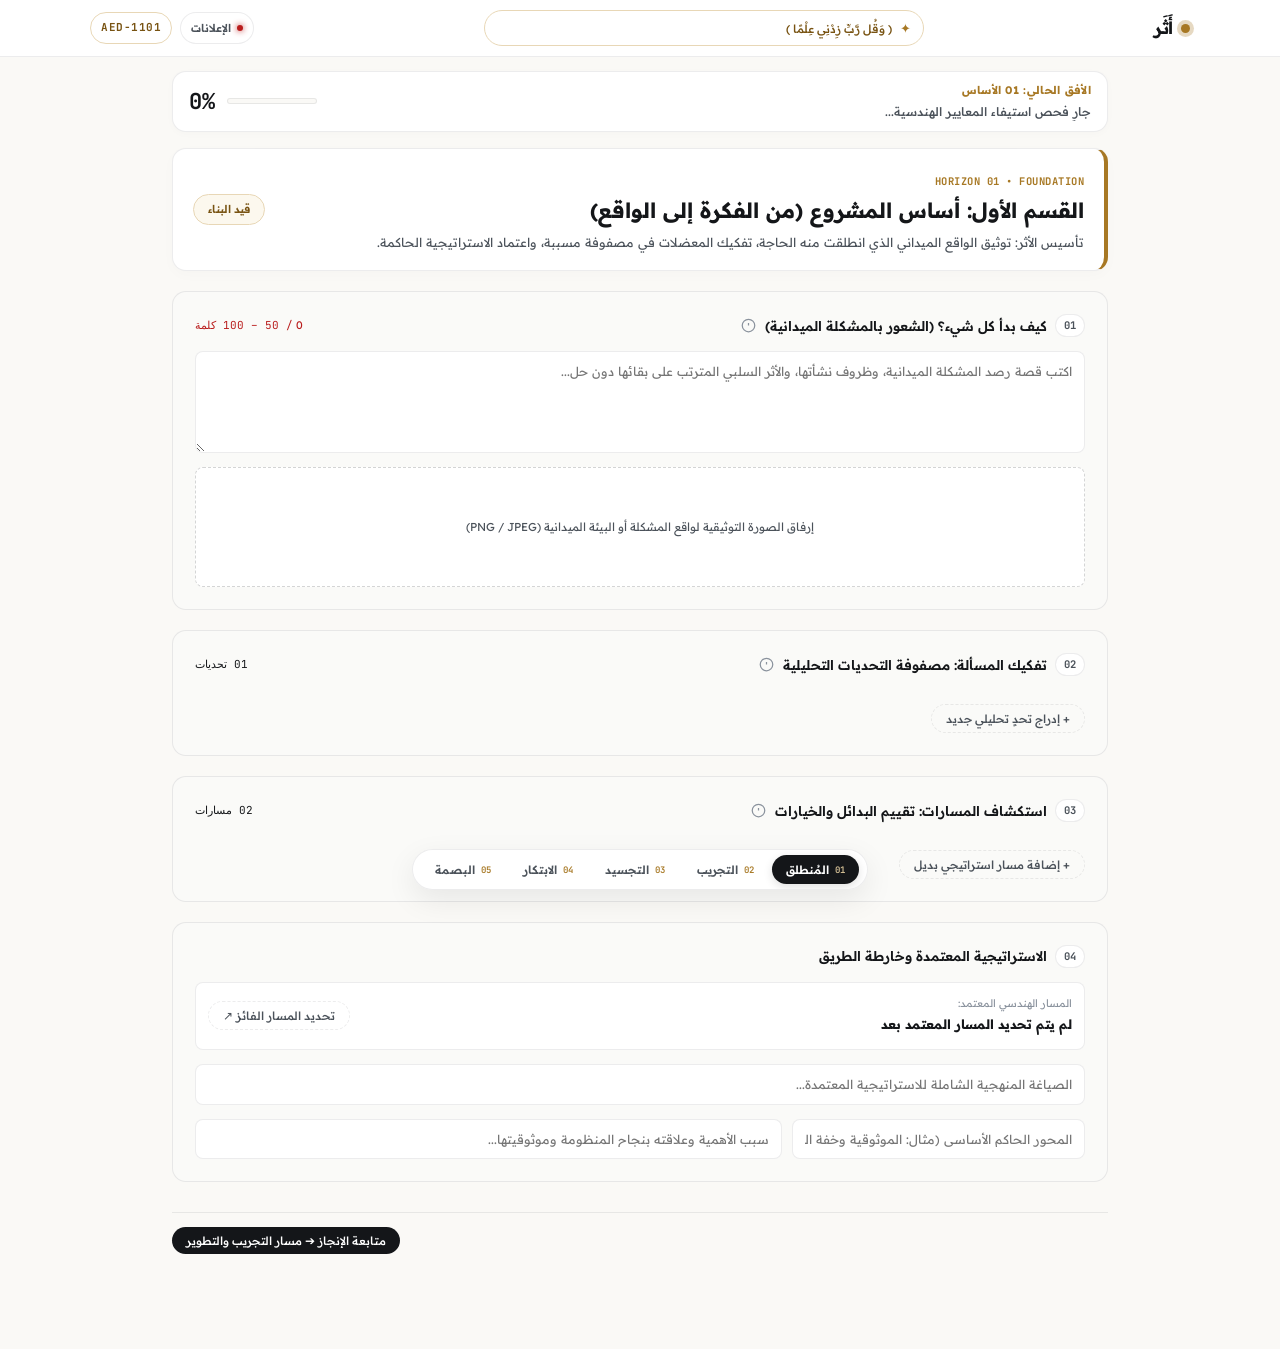
<file: abd.html>
<!DOCTYPE html>
<html lang="ar" dir="rtl">
<head>
  <meta charset="UTF-8">
  <meta name="viewport" content="width=device-width, initial-scale=1.0, maximum-scale=1.0, user-scalable=no, viewport-fit=cover">
  <title>أَثَـر • استوديو التوثيق الهندسي المطور | البطولة الوطنية للابتكار والروبوت</title>
  
  <link rel="preconnect" href="https://fonts.googleapis.com">
  <link rel="preconnect" href="https://fonts.gstatic.com" crossorigin>
  <link href="https://fonts.googleapis.com/css2?family=Amiri:ital,wght@0,400;0,700&family=JetBrains+Mono:wght@400;500;600;700&family=Readex+Pro:wght@300;400;500;600;700&display=swap" rel="stylesheet">

  <style>
    :root {
      --bg-sky: #faf9f6;
      --surface-pure: #ffffff;
      --surface-card: #fafaf8;
      --surface-glass: rgba(255, 255, 255, 0.94);
      
      --ink-deep: #141619;
      --ink-soft: #4b525a;
      --ink-subtle: #8a929d;

      --gold-primary: #a77824;
      --gold-deep: #785312;
      --gold-soft: #fcf8ee;
      --gold-border: #e8d7b6;
      --gold-glow: rgba(167, 120, 36, 0.28);

      --emerald-serene: #0f766e;
      --emerald-bg: #f0fdfa;
      --red-alert: #b91c1c;
      --red-bg: #fef2f2;

      --border-whisper: rgba(20, 22, 25, 0.08);
      --border-focus: rgba(20, 22, 25, 0.3);

      --font-body: 'Readex Pro', -apple-system, sans-serif;
      --font-code: 'JetBrains Mono', monospace;
      --font-quran: 'Amiri', serif;

      --radius-sm: 8px;
      --radius-md: 14px;
      --radius-lg: 22px;
      --radius-pill: 9999px;

      --ease-smooth: cubic-bezier(0.16, 1, 0.3, 1);
      --ease-elastic: cubic-bezier(0.18, 0.89, 0.32, 1.28);
    }

    * {
      box-sizing: border-box;
      margin: 0;
      padding: 0;
      font-family: var(--font-body);
      -webkit-font-smoothing: antialiased;
      -webkit-tap-highlight-color: transparent;
    }

    html, body {
      width: 100vw;
      min-height: 100vh;
      overflow-x: hidden;
      background-color: var(--bg-sky);
      color: var(--ink-deep);
      line-height: 1.6;
    }

    body {
      display: flex;
      flex-direction: column;
      position: relative;
      padding-bottom: 95px; /* حيز للشريط العائم */
    }

    /* ============================================================
       1. الترويسة الموحدة: الشعار، قبس البصيرة، الإعلانات، وكود الفريق
       ============================================================ */
    .master-header {
      position: sticky;
      top: 0;
      z-index: 100;
      background: var(--surface-glass);
      backdrop-filter: blur(18px);
      -webkit-backdrop-filter: blur(18px);
      border-bottom: 1px solid var(--border-whisper);
      padding: 10px clamp(12px, 3vw, 32px);
    }

    .header-inner {
      max-width: 1100px;
      margin: 0 auto;
      display: flex;
      justify-content: space-between;
      align-items: center;
      gap: 12px;
    }

    .brand-cluster {
      display: flex;
      align-items: center;
      gap: 8px;
      cursor: pointer;
      user-select: none;
    }
    .brand-seed {
      width: 9px;
      height: 9px;
      background: var(--gold-primary);
      border-radius: 50%;
      box-shadow: 0 0 0 4px var(--gold-glow);
      animation: pulseOrigin 3s infinite var(--ease-smooth);
    }
    @keyframes pulseOrigin {
      0%, 100% { transform: scale(0.9); box-shadow: 0 0 0 3px var(--gold-glow); }
      50% { transform: scale(1.15); box-shadow: 0 0 0 7px rgba(167, 120, 36, 0); }
    }
    .brand-title {
      font-size: 17px;
      font-weight: 700;
      letter-spacing: -0.3px;
      color: var(--ink-deep);
    }

    /* مصباح البصيرة القرآني */
    .insight-deck {
      flex: 1;
      max-width: 440px;
      height: 36px;
      background: #ffffff;
      border: 1px solid var(--gold-border);
      border-radius: var(--radius-pill);
      padding: 0 12px;
      display: flex;
      align-items: center;
      gap: 8px;
      cursor: pointer;
      transition: all 0.25s;
    }
    .insight-deck:hover {
      box-shadow: 0 3px 12px var(--gold-glow);
      border-color: var(--gold-primary);
    }
    .insight-beacon-icon {
      color: var(--gold-primary);
      font-size: 13px;
      flex-shrink: 0;
    }
    .insight-kinetic-viewport {
      flex: 1;
      overflow: hidden;
      position: relative;
      height: 100%;
      mask-image: linear-gradient(to left, black 0%, black 88%, transparent 100%);
      -webkit-mask-image: linear-gradient(to left, black 0%, black 88%, transparent 100%);
    }
    .insight-kinetic-text {
      position: absolute;
      right: 0;
      top: 0;
      bottom: 0;
      line-height: 36px;
      white-space: nowrap;
      font-size: 11.5px;
      font-weight: 500;
      color: var(--gold-deep);
      transition: opacity 0.4s;
    }

    .tools-cluster {
      display: flex;
      align-items: center;
      gap: 8px;
      flex-shrink: 0;
    }
    .btn-notif {
      height: 32px;
      padding: 0 10px;
      background: #ffffff;
      border: 1px solid var(--border-whisper);
      border-radius: var(--radius-pill);
      display: inline-flex;
      align-items: center;
      gap: 6px;
      font-size: 11px;
      font-weight: 600;
      color: var(--ink-soft);
      cursor: pointer;
      transition: all 0.2s;
    }
    .btn-notif:hover {
      border-color: var(--ink-deep);
      color: var(--ink-deep);
    }
    .live-dot {
      width: 6px;
      height: 6px;
      background: var(--red-alert);
      border-radius: 50%;
      box-shadow: 0 0 6px var(--red-alert);
      animation: pulseSignal 2s infinite;
    }
    @keyframes pulseSignal {
      0%, 100% { opacity: 1; transform: scale(1); }
      50% { opacity: 0.4; transform: scale(0.85); }
    }
    .team-badge {
      background: #ffffff;
      border: 1px solid var(--gold-border);
      color: var(--gold-deep);
      font-family: var(--font-code);
      font-size: 11px;
      font-weight: 700;
      height: 32px;
      padding: 0 10px;
      border-radius: var(--radius-pill);
      display: inline-flex;
      align-items: center;
      letter-spacing: 0.5px;
    }

    /* ============================================================
       2. شريط رادار الإنجاز الموجه المانع للتشتت (Focus Radar)
       ============================================================ */
    .radar-strip {
      max-width: 1000px;
      margin: 14px auto 0;
      padding: 0 clamp(12px, 3vw, 32px);
      width: 100%;
    }
    .radar-card {
      background: #ffffff;
      border: 1px solid var(--border-whisper);
      border-radius: var(--radius-md);
      padding: 10px 16px;
      display: flex;
      justify-content: space-between;
      align-items: center;
      gap: 12px;
      box-shadow: 0 2px 8px rgba(0,0,0,0.02);
    }
    .radar-info {
      display: flex;
      flex-direction: column;
      gap: 2px;
      min-width: 0;
    }
    .radar-title {
      font-size: 11px;
      font-weight: 700;
      color: var(--gold-primary);
      text-transform: uppercase;
      letter-spacing: 0.3px;
    }
    .radar-status {
      font-size: 12px;
      font-weight: 500;
      color: var(--ink-soft);
      white-space: nowrap;
      overflow: hidden;
      text-overflow: ellipsis;
    }
    .radar-metrics {
      display: flex;
      align-items: center;
      gap: 12px;
      flex-shrink: 0;
    }
    .radar-pct {
      font-family: var(--font-code);
      font-size: 22px;
      font-weight: 700;
      color: var(--ink-deep);
    }
    .radar-track-mini {
      width: 90px;
      height: 6px;
      background: var(--bg-sky);
      border-radius: var(--radius-pill);
      overflow: hidden;
      border: 1px solid var(--border-whisper);
    }
    .radar-fill-mini {
      height: 100%;
      width: 0%;
      background: linear-gradient(90deg, #c89b3c, var(--gold-primary));
      border-radius: var(--radius-pill);
      transition: width 0.4s var(--ease-smooth);
    }

    /* ============================================================
       3. مسرح الأفق المشهدي المركّز (Horizon Studio Stage)
       ============================================================ */
    .studio-viewport {
      max-width: 1000px;
      margin: 16px auto 0;
      padding: 0 clamp(12px, 3vw, 32px);
      width: 100%;
      flex: 1;
    }

    .horizon-pane {
      display: none;
      flex-direction: column;
      gap: 20px;
      animation: horizonFade 0.3s var(--ease-smooth);
    }
    .horizon-pane.active {
      display: flex;
    }
    @keyframes horizonFade {
      from { opacity: 0; transform: translateY(6px); }
      to { opacity: 1; transform: translateY(0); }
    }

    /* رأس الأفق */
    .horizon-head {
      background: #ffffff;
      border: 1px solid var(--border-whisper);
      border-right: 4px solid var(--gold-primary);
      border-radius: var(--radius-md);
      padding: 18px 20px;
      display: flex;
      justify-content: space-between;
      align-items: center;
      gap: 14px;
      box-shadow: 0 4px 14px rgba(0,0,0,0.02);
    }
    .horizon-tag {
      font-family: var(--font-code);
      font-size: 10.5px;
      font-weight: 700;
      color: var(--gold-primary);
      letter-spacing: 0.5px;
    }
    .horizon-title {
      font-size: clamp(17px, 2.5vw, 21px);
      font-weight: 700;
      margin: 2px 0 4px;
    }
    .horizon-desc {
      font-size: 12.5px;
      color: var(--ink-soft);
      line-height: 1.6;
    }
    .horizon-state-pill {
      background: var(--gold-soft);
      border: 1px solid var(--gold-border);
      color: var(--gold-deep);
      padding: 6px 14px;
      border-radius: var(--radius-pill);
      font-size: 11px;
      font-weight: 600;
      white-space: nowrap;
      flex-shrink: 0;
    }

    /* كتل الأقسام الهندسية داخل الأفق */
    .stage-card {
      background: var(--surface-card);
      border: 1px solid var(--border-whisper);
      border-radius: var(--radius-md);
      padding: clamp(14px, 2.5vw, 22px);
      display: flex;
      flex-direction: column;
      gap: 14px;
      transition: all 0.25s var(--ease-smooth);
    }
    .stage-card:focus-within {
      background: #ffffff;
      border-color: rgba(20, 22, 25, 0.2);
      box-shadow: 0 8px 24px -6px rgba(0,0,0,0.04);
    }
    .stage-bar {
      display: flex;
      justify-content: space-between;
      align-items: center;
      gap: 10px;
      flex-wrap: wrap;
    }
    .stage-label-group {
      display: flex;
      align-items: center;
      gap: 8px;
    }
    .stage-idx {
      font-family: var(--font-code);
      font-size: 10.5px;
      font-weight: 700;
      color: var(--ink-soft);
      background: #ffffff;
      padding: 2px 8px;
      border-radius: var(--radius-pill);
      border: 1px solid var(--border-whisper);
    }
    .stage-name {
      font-size: 13.5px;
      font-weight: 600;
    }

    /* الحقول النصية المعيارية */
    textarea, input[type="text"], input[type="number"], select.field-select {
      width: 100%;
      border: 1px solid var(--border-whisper);
      border-radius: var(--radius-sm);
      padding: 9px 12px;
      font-size: 12.5px;
      line-height: 1.65;
      color: var(--ink-deep);
      background: #ffffff;
      outline: none;
      transition: border-color 0.2s, box-shadow 0.2s;
    }
    textarea:focus, input[type="text"]:focus, input[type="number"]:focus, select.field-select:focus {
      border-color: var(--border-focus);
      box-shadow: 0 0 0 3px rgba(20, 22, 25, 0.035);
    }
    textarea {
      resize: vertical;
      min-height: 64px;
    }

    /* عدادات الكلمات المندمجة */
    .word-meter {
      font-family: var(--font-code);
      font-size: 11px;
      color: var(--ink-subtle);
      display: inline-flex;
      align-items: baseline;
      gap: 3px;
    }
    .word-meter.in-range { color: var(--emerald-serene); font-weight: 600; }
    .word-meter.out-range { color: var(--red-alert); }

    /* مسرح إرفاق الصور الميدانية */
    .media-shelf {
      border: 1px dashed rgba(20, 22, 25, 0.18);
      border-radius: var(--radius-sm);
      background: #ffffff;
      padding: 16px;
      display: flex;
      flex-direction: column;
      align-items: center;
      justify-content: center;
      text-align: center;
      gap: 6px;
      cursor: pointer;
      position: relative;
      min-height: 120px;
      transition: border-color 0.2s, background-color 0.2s;
    }
    .media-shelf:hover {
      border-color: var(--ink-deep);
      background: var(--gold-soft);
    }
    .media-shelf img {
      max-width: 100%;
      max-height: 260px;
      border-radius: var(--radius-sm);
      display: none;
      object-fit: contain;
    }

    /* نظام الحذف والتأكيد الذري من خطوتين */
    .btn-discrete-del {
      border: none;
      background: transparent;
      color: var(--ink-subtle);
      cursor: pointer;
      font-size: 11px;
      padding: 2px 6px;
      border-radius: var(--radius-sm);
      transition: all 0.2s;
    }
    .btn-discrete-del:hover { color: var(--red-alert); }
    .confirm-deck {
      display: none;
      align-items: center;
      gap: 6px;
      background: #ffffff;
      padding: 2px 8px;
      border-radius: var(--radius-pill);
      border: 1px solid rgba(185, 28, 28, 0.3);
    }
    .confirm-deck.active { display: inline-flex; }
    .btn-affirm {
      border: none;
      background: var(--red-alert);
      color: #ffffff;
      font-size: 10px;
      font-weight: 600;
      padding: 2px 8px;
      border-radius: var(--radius-pill);
      cursor: pointer;
    }
    .btn-cancel {
      border: none;
      background: transparent;
      color: var(--ink-soft);
      font-size: 10px;
      cursor: pointer;
      padding: 1px 4px;
    }

    /* زر التلميح الموضعي */
    .beacon-btn {
      width: 18px;
      height: 18px;
      border-radius: 50%;
      border: none;
      background: transparent;
      display: inline-flex;
      align-items: center;
      justify-content: center;
      color: var(--ink-subtle);
      cursor: pointer;
      flex-shrink: 0;
      transition: transform 0.2s, color 0.2s;
    }
    .beacon-btn:hover { color: var(--gold-primary); transform: scale(1.15); }
    .beacon-btn svg { width: 15px; height: 15px; }

    /* أزرار الإضافة الذرية */
    .btn-append-atom {
      background: transparent;
      border: 1px dashed var(--border-whisper);
      border-radius: var(--radius-pill);
      padding: 6px 14px;
      font-size: 11.5px;
      font-weight: 500;
      color: var(--ink-soft);
      cursor: pointer;
      display: inline-flex;
      align-items: center;
      gap: 5px;
      align-self: flex-start;
      transition: all 0.2s;
    }
    .btn-append-atom:hover {
      border-color: var(--ink-deep);
      color: var(--ink-deep);
      background: #ffffff;
    }

    /* ============================================================
       أدوات الأفق 03: مسرح الإسقاط المكاني فائق الإحسان
       ============================================================ */
    .stage-viewport-boundary {
      position: relative;
      width: 100%;
      min-height: 380px;
      background: #ffffff;
      background-image: radial-gradient(rgba(20, 22, 25, 0.07) 1px, transparent 1px);
      background-size: 18px 18px;
      border: 1px solid var(--border-whisper);
      border-radius: var(--radius-lg);
      display: flex;
      align-items: center;
      justify-content: center;
      overflow: hidden;
      touch-action: pan-y !important;
      user-select: none;
    }

    .btn-camera-orbital {
      position: absolute;
      top: 12px;
      left: 12px;
      width: 44px;
      height: 44px;
      border-radius: 50%;
      background: var(--surface-glass);
      backdrop-filter: blur(16px);
      border: 1px solid var(--border-whisper);
      box-shadow: 0 4px 16px rgba(0, 0, 0, 0.06);
      display: flex;
      align-items: center;
      justify-content: center;
      cursor: pointer;
      z-index: 30;
      transition: all 0.25s var(--ease-smooth);
    }
    .btn-camera-orbital:hover {
      border-color: var(--gold-primary);
      transform: scale(1.08) rotate(12deg);
      box-shadow: 0 6px 20px var(--gold-glow);
    }
    .btn-camera-orbital svg { width: 26px; height: 26px; }

    .image-tight-frame {
      position: relative;
      display: inline-block;
      max-width: 100%;
      line-height: 0;
    }
    .robot-rendered-img {
      max-width: 100%;
      max-height: 520px;
      display: none;
      object-fit: contain;
      pointer-events: none;
      border-radius: var(--radius-sm);
    }
    .pins-strict-overlay {
      position: absolute;
      inset: 0;
      width: 100%;
      height: 100%;
      pointer-events: none;
    }

    .pin-specimen-node {
      position: absolute;
      transform: translate(-50%, -50%);
      pointer-events: auto;
      cursor: pointer;
      z-index: 10;
      display: flex;
      align-items: center;
      justify-content: center;
      touch-action: none !important;
    }
    .pin-core-disc {
      width: 28px;
      height: 28px;
      border-radius: 50%;
      background: var(--ink-deep);
      color: #ffffff;
      border: 2px solid #ffffff;
      display: flex;
      align-items: center;
      justify-content: center;
      font-family: var(--font-code);
      font-size: 11px;
      font-weight: 700;
      box-shadow: 0 4px 12px rgba(0, 0, 0, 0.28);
      transition: all 0.2s var(--ease-smooth);
    }

    @media (max-width: 680px) {
      .pin-core-disc {
        width: 15px;
        height: 15px;
        font-size: 0px;
        background: var(--gold-primary);
        border: 2px solid #ffffff;
        box-shadow: 0 0 0 3px var(--gold-glow);
        animation: jewelPulse 3s infinite;
      }
      @keyframes jewelPulse {
        0%, 100% { transform: scale(1); box-shadow: 0 0 0 3px var(--gold-glow); }
        50% { transform: scale(1.25); box-shadow: 0 0 0 6px rgba(167, 120, 36, 0.45); }
      }
    }

    .targeting-reticle-toast {
      display: none;
      position: absolute;
      top: 14px;
      left: 50%;
      transform: translateX(-50%);
      background: var(--ink-deep);
      color: #ffffff;
      font-size: 11px;
      font-weight: 600;
      padding: 6px 18px;
      border-radius: var(--radius-pill);
      box-shadow: 0 6px 20px rgba(0,0,0,0.3);
      z-index: 35;
    }

    /* القائمة الدائرية الشعاعية */
    .radial-pie-scrim {
      position: fixed;
      inset: 0;
      z-index: 999999;
      background: rgba(20, 22, 25, 0.3);
      backdrop-filter: blur(4px);
      display: none;
      align-items: center;
      justify-content: center;
      user-select: none;
    }
    .radial-pie-scrim.visible { display: flex; }
    .radial-menu-wheel {
      position: absolute;
      width: 200px;
      height: 200px;
      border-radius: 50%;
      background: rgba(254, 250, 242, 0.98);
      backdrop-filter: blur(20px);
      border: 1.5px solid rgba(167, 120, 36, 0.35);
      box-shadow: 0 20px 50px rgba(0, 0, 0, 0.25);
      transform: translate(-50%, -50%) scale(0.9);
      animation: piePop 0.2s var(--ease-elastic) forwards;
    }
    @keyframes piePop { to { transform: translate(-50%, -50%) scale(1); } }
    .pie-center-hub {
      position: absolute;
      top: 50%;
      left: 50%;
      transform: translate(-50%, -50%);
      width: 50px;
      height: 50px;
      border-radius: 50%;
      background: #ffffff;
      border: 1.5px solid var(--gold-primary);
      display: flex;
      flex-direction: column;
      align-items: center;
      justify-content: center;
      z-index: 10;
    }
    .pie-sector-petal {
      position: absolute;
      width: 68px;
      height: 68px;
      border-radius: 50%;
      border: none;
      background: #ffffff;
      color: var(--ink-deep);
      display: flex;
      flex-direction: column;
      align-items: center;
      justify-content: center;
      gap: 2px;
      cursor: pointer;
      box-shadow: 0 3px 10px rgba(0,0,0,0.06);
      transition: all 0.18s;
    }
    .pie-sector-petal:hover {
      background: var(--gold-soft);
      border: 1px solid var(--gold-primary);
      color: var(--gold-deep);
      transform: scale(1.08);
    }
    .petal-top { top: 6px; left: 50%; transform: translateX(-50%); }
    .petal-bottom { bottom: 6px; left: 50%; transform: translateX(-50%); }
    .petal-right { right: 6px; top: 50%; transform: translateY(-50%); }
    .petal-left { left: 6px; top: 50%; transform: translateY(-50%); }

    /* شريط شرائح الـ BOM ودرج الفحص */
    .bom-chips-deck {
      display: flex;
      gap: 8px;
      overflow-x: auto;
      padding: 4px 0;
      scrollbar-width: none;
    }
    .bom-chips-deck::-webkit-scrollbar { display: none; }
    .bom-chip-token {
      background: #ffffff;
      border: 1px solid var(--border-whisper);
      border-radius: var(--radius-pill);
      padding: 5px 12px;
      font-size: 11px;
      font-weight: 600;
      color: var(--ink-soft);
      cursor: pointer;
      display: inline-flex;
      align-items: center;
      gap: 6px;
      flex-shrink: 0;
      transition: all 0.2s;
    }
    .bom-chip-token.is-located {
      background: var(--gold-soft);
      border-color: rgba(167, 120, 36, 0.35);
      color: var(--gold-deep);
    }
    .bom-chip-token.is-active-target {
      background: var(--gold-primary);
      color: #ffffff;
      border-color: var(--gold-primary);
      box-shadow: 0 4px 12px var(--gold-glow);
    }

    .inspect-drawer-card {
      background: #ffffff;
      border: 1px solid var(--border-whisper);
      border-radius: var(--radius-md);
      padding: 12px 16px;
      display: none;
      flex-direction: column;
      gap: 8px;
      box-shadow: 0 4px 18px rgba(0,0,0,0.04);
    }

    /* ============================================================
       أدوات الأفق 04: محرر الكود، التصنيع، ودليل draw.io
       ============================================================ */
    .code-terminal-box {
      background: #141619;
      border-radius: var(--radius-sm);
      padding: 12px;
      display: flex;
      flex-direction: column;
      gap: 6px;
    }
    .terminal-meta-bar {
      display: flex;
      justify-content: space-between;
      align-items: center;
      font-family: var(--font-code);
      font-size: 10px;
      color: #717682;
      border-bottom: 1px solid rgba(255, 255, 255, 0.08);
      padding-bottom: 6px;
    }
    .terminal-textarea {
      width: 100%;
      background: transparent !important;
      border: none !important;
      outline: none !important;
      color: #38bdf8;
      font-family: var(--font-code);
      font-size: 12px;
      line-height: 1.6;
      resize: vertical;
      min-height: 110px;
      direction: ltr;
      text-align: left;
      box-shadow: none !important;
      padding: 4px 0;
    }

    .dual-media-grid {
      display: grid;
      grid-template-columns: 1fr 1fr;
      gap: 10px;
    }
    @media(max-width: 580px) { .dual-media-grid { grid-template-columns: 1fr; } }

    .prompt-box {
      background: #ffffff !important;
      border: 1.5px solid rgba(20, 22, 25, 0.16) !important;
      font-size: 12px !important;
    }
    .output-box {
      background: #f7f6f2 !important;
      border: 1px dashed rgba(20, 22, 25, 0.2) !important;
      font-size: 12px !important;
    }

    /* ============================================================
       أدوات الأفق 05: هوية الفريق وبصمات الأثر الفردية
       ============================================================ */
    .profile-deck-grid {
      display: grid;
      grid-template-columns: repeat(auto-fit, minmax(210px, 1fr));
      gap: 12px;
    }
    .member-profile-card {
      background: #ffffff;
      border: 1px solid var(--border-whisper);
      border-radius: var(--radius-sm);
      padding: 14px 12px;
      display: flex;
      flex-direction: column;
      align-items: center;
      text-align: center;
      gap: 8px;
    }
    .avatar-vault {
      width: 86px;
      height: 86px;
      border-radius: 50%;
      border: 1.5px dashed rgba(20, 22, 25, 0.2);
      background: var(--surface-card);
      display: flex;
      align-items: center;
      justify-content: center;
      cursor: pointer;
      overflow: hidden;
      position: relative;
    }
    .avatar-vault img {
      width: 100%;
      height: 100%;
      object-fit: cover;
      display: none;
    }

    .footprint-tabs-bar {
      display: flex;
      gap: 6px;
      border-bottom: 1px solid var(--border-whisper);
      padding-bottom: 8px;
      overflow-x: auto;
    }
    .footprint-tab-btn {
      background: #ffffff;
      border: 1px solid var(--border-whisper);
      border-radius: var(--radius-pill);
      padding: 5px 14px;
      font-size: 11px;
      font-weight: 500;
      color: var(--ink-soft);
      cursor: pointer;
      white-space: nowrap;
      transition: all 0.2s;
    }
    .footprint-tab-btn.active {
      background: var(--ink-deep);
      color: #ffffff;
      border-color: var(--ink-deep);
    }
    .footprint-pane { display: none; flex-direction: column; gap: 12px; }
    .footprint-pane.active { display: flex; }

    /* ============================================================
       4. شريط الأفق السفلي العائم (Floating Studio Dock)
       ============================================================ */
    .studio-dock {
      position: fixed;
      bottom: calc(10px + env(safe-area-inset-bottom, 0px));
      left: 50%;
      transform: translateX(-50%);
      background: rgba(255, 255, 255, 0.96);
      backdrop-filter: blur(20px);
      border: 1px solid var(--border-whisper);
      box-shadow: 0 10px 30px rgba(0, 0, 0, 0.08);
      border-radius: var(--radius-pill);
      padding: 5px 8px;
      display: flex;
      align-items: center;
      gap: 4px;
      z-index: 100;
      max-width: calc(100vw - 20px);
      overflow-x: auto;
      scrollbar-width: none;
    }
    .studio-dock::-webkit-scrollbar { display: none; }
    .dock-btn {
      border: none;
      background: transparent;
      padding: 7px 14px;
      border-radius: var(--radius-pill);
      font-size: 11.5px;
      font-weight: 600;
      color: var(--ink-soft);
      cursor: pointer;
      display: flex;
      align-items: center;
      gap: 6px;
      white-space: nowrap;
      transition: all 0.22s var(--ease-smooth);
    }
    .dock-btn small {
      font-family: var(--font-code);
      font-size: 9px;
      color: var(--gold-primary);
    }
    .dock-btn.active {
      background: var(--ink-deep);
      color: #ffffff;
      box-shadow: 0 3px 10px rgba(0, 0, 0, 0.12);
    }
    .dock-btn.active small { color: #d8c398; }
    .dock-check {
      display: inline-block;
      width: 5px;
      height: 5px;
      border-radius: 50%;
      background: var(--emerald-serene);
    }

    /* أزرار التنقل السفلية بين الآفاق داخل كل قسم */
    .horizon-nav-footer {
      display: flex;
      justify-content: space-between;
      align-items: center;
      padding-top: 14px;
      border-top: 1px solid var(--border-whisper);
      margin-top: 10px;
    }

    /* النوافذ العائمة المنبثقة */
    .scrim-modal {
      position: fixed;
      inset: 0;
      background: rgba(20, 22, 25, 0.4);
      backdrop-filter: blur(6px);
      display: none;
      align-items: center;
      justify-content: center;
      z-index: 100000;
      padding: 16px;
    }
    .scrim-card {
      background: #ffffff;
      border-radius: var(--radius-md);
      width: 100%;
      max-width: 500px;
      max-height: 85vh;
      overflow-y: auto;
      padding: 22px;
      box-shadow: 0 20px 50px rgba(0,0,0,0.2);
      border: 1px solid var(--border-whisper);
    }
    .btn-close-modal {
      width: 100%;
      background: var(--bg-sky);
      border: 1px solid var(--border-whisper);
      border-radius: var(--radius-pill);
      padding: 9px;
      font-size: 12px;
      font-weight: 600;
      color: var(--ink-soft);
      cursor: pointer;
      margin-top: 16px;
      transition: all 0.2s;
    }
    .btn-close-modal:hover { background: var(--ink-deep); color: #ffffff; }

    #masterTooltip {
      position: fixed;
      z-index: 1000000;
      background: #141619;
      color: #ffffff;
      font-size: 11px;
      line-height: 1.55;
      padding: 8px 12px;
      border-radius: var(--radius-sm);
      box-shadow: 0 10px 30px rgba(0, 0, 0, 0.25);
      pointer-events: none;
      opacity: 0;
      visibility: hidden;
      transform: translateY(4px);
      transition: opacity 0.2s, transform 0.2s;
      max-width: 250px;
      white-space: normal;
    }
    #masterTooltip.visible { opacity: 1; visibility: visible; transform: translateY(0); }
  </style>
</head>
<body>

  <!-- حاوية التلميحات الذكية المانعة للفيضان -->
  <div id="masterTooltip"></div>

  <!-- 1. الترويسة الموحدة -->
  <header class="master-header">
    <div class="header-inner">
      <div class="brand-cluster" onclick="switchHorizon(0)" title="العودة لأول أفق">
        <span class="brand-seed"></span>
        <span class="brand-title">أَثَـر</span>
      </div>

      <!-- قبس البصيرة القرآني والنبوي المتدفق -->
      <div class="insight-deck" onclick="openInsightModal()" title="انقر لقراءة قبس البصيرة كاملاً">
        <span class="insight-beacon-icon">✦</span>
        <div class="insight-kinetic-viewport" id="insightViewport">
          <div class="insight-kinetic-text" id="insightText">﴿ وَقُل رَّبِّ زِدْنِي عِلْمًا ﴾</div>
        </div>
      </div>

      <div class="tools-cluster">
        <button type="button" class="btn-notif" onclick="openNotifModal()">
          <span class="live-dot"></span>
          <span>الإعلانات</span>
        </button>
        <span class="team-badge">AED-1101</span>
      </div>
    </div>
  </header>

  <!-- 2. رادار الإنجاز الموجه المانع للتشتت (Focus Radar) -->
  <aside class="radar-strip">
    <div class="radar-card">
      <div class="radar-info">
        <span class="radar-title" id="radarHorizonLabel">الأفق الحالي: 01 الأساس</span>
        <span class="radar-status" id="radarMissingHint">جارٍ فحص استيفاء المعايير الهندسية...</span>
      </div>
      <div class="radar-metrics">
        <div class="radar-track-mini">
          <div class="radar-fill-mini" id="radarFillBar"></div>
        </div>
        <span class="radar-pct" id="radarPercentDigit">0%</span>
      </div>
    </div>
  </aside>

  <!-- 3. استوديو الآفاق الخمسة المركزة (Horizon Studio Stage) -->
  <main class="studio-viewport">

    <!-- ============================================================
         الأفق 01: أساس المشروع (من الفكرة إلى الواقع)
         ============================================================ -->
    <article class="horizon-pane active" id="pane_horizon_0">
      <div class="horizon-head">
        <div>
          <span class="horizon-tag">HORIZON 01 • FOUNDATION</span>
          <h1 class="horizon-title">القسم الأول: أساس المشروع (من الفكرة إلى الواقع)</h1>
          <p class="horizon-desc">تأسيس الأثر: توثيق الواقع الميداني الذي انطلقت منه الحاجة، تفكيك المعضلات في مصفوفة مسببة، واعتماد الاستراتيجية الحاكمة.</p>
        </div>
        <span class="horizon-state-pill" id="badge_h0">قيد البناء</span>
      </div>

      <!-- 01: الشعور بالمشكلة -->
      <section class="stage-card">
        <div class="stage-bar">
          <div class="stage-label-group">
            <span class="stage-idx">01</span>
            <h2 class="stage-name">كيف بدأ كل شيء؟ (الشعور بالمشكلة الميدانية)</h2>
            <button type="button" class="beacon-btn" data-tip="توصيف المشكلة الميدانية الواقعية بدقة دون استباق للحلول المقترحة (50 - 100 كلمة).">
              <svg viewBox="0 0 24 24" fill="none" stroke="currentColor" stroke-width="2"><circle cx="12" cy="12" r="10"/><line x1="12" y1="8" x2="12" y2="12"/><line x1="12" y1="16" x2="12.01" y2="16"/></svg>
            </button>
          </div>
          <div class="word-meter" id="originMeterWrap">
            <span id="originWordDigit">0</span> / 50 – 100 كلمة
          </div>
        </div>

        <textarea id="h1_narration" rows="4" placeholder="اكتب قصة رصد المشكلة الميدانية، وظروف نشأتها، والأثر السلبي المترتب على بقائها دون حل..." oninput="evaluateOriginWords()"></textarea>

        <div class="media-shelf" onclick="document.getElementById('h1_img_file').click()">
          <span id="h1_img_prompt" style="font-size:11.5px; color:var(--ink-soft);">إرفاق الصورة التوثيقية لواقع المشكلة أو البيئة الميدانية (PNG / JPEG)</span>
          <input type="file" id="h1_img_file" accept="image/png, image/jpeg" style="display:none;" onchange="handleShelfUpload('h1_img', 'h1_img_prev', 'h1_img_prompt', 'h1_img_del', this)">
          <img id="h1_img_prev" alt="توثيق المشكلة">
          <div id="h1_img_del" style="display:none; position:absolute; top:8px; left:8px;" onclick="event.stopPropagation()">
            <button type="button" class="btn-discrete-del" onclick="armDel('h1_del_init', 'h1_del_conf')" id="h1_del_init">إزالة الصورة</button>
            <div class="confirm-deck" id="h1_del_conf">
              <button type="button" class="btn-affirm" onclick="confirmShelfDel('h1_img', 'h1_img_prev', 'h1_img_prompt', 'h1_img_del', 'h1_img_file')">تأكيد</button>
              <button type="button" class="btn-cancel" onclick="disarmDel('h1_del_init', 'h1_del_conf')">تراجع</button>
            </div>
          </div>
        </div>
      </section>

      <!-- 02: مصفوفة التحديات التحليلية -->
      <section class="stage-card">
        <div class="stage-bar">
          <div class="stage-label-group">
            <span class="stage-idx">02</span>
            <h2 class="stage-name">تفكيك المسألة: مصفوفة التحديات التحليلية</h2>
            <button type="button" class="beacon-btn" data-tip="تفكيك المشكلة إلى عوائق فنية مع بيان السبب الجذري والمعالجة المقترحة لكل عائق.">
              <svg viewBox="0 0 24 24" fill="none" stroke="currentColor" stroke-width="2"><circle cx="12" cy="12" r="10"/><line x1="12" y1="8" x2="12" y2="12"/><line x1="12" y1="16" x2="12.01" y2="16"/></svg>
            </button>
          </div>
          <span style="font-family:var(--font-code); font-size:11px;" id="h1_ch_count">01 تحديات</span>
        </div>

        <div id="h1_challenges_stream" style="display:flex; flex-direction:column; gap:10px;"></div>
        <button type="button" class="btn-append-atom" onclick="appendChallengeRow()">+ إدراج تحدٍ تحليلي جديد</button>
      </section>

      <!-- 03: استكشاف المسارات وتقييم البدائل -->
      <section class="stage-card">
        <div class="stage-bar">
          <div class="stage-label-group">
            <span class="stage-idx">03</span>
            <h2 class="stage-name">استكشاف المسارات: تقييم البدائل والخيارات</h2>
            <button type="button" class="beacon-btn" data-tip="المفاضلة بين مسارين مختلفين جذرياً على الأقل، مع حصر نقاط القوة والضعف.">
              <svg viewBox="0 0 24 24" fill="none" stroke="currentColor" stroke-width="2"><circle cx="12" cy="12" r="10"/><line x1="12" y1="8" x2="12" y2="12"/><line x1="12" y1="16" x2="12.01" y2="16"/></svg>
            </button>
          </div>
          <span style="font-family:var(--font-code); font-size:11px;" id="h1_st_count">02 مسارات</span>
        </div>

        <div id="h1_strategies_stream" style="display:flex; flex-direction:column; gap:12px;"></div>
        <button type="button" class="btn-append-atom" onclick="appendStrategyNode()">+ إضافة مسار استراتيجي بديل</button>
      </section>

      <!-- 04: الاستراتيجية المعتمدة وخارطة الطريق -->
      <section class="stage-card">
        <div class="stage-bar">
          <div class="stage-label-group">
            <span class="stage-idx">04</span>
            <h2 class="stage-name">الاستراتيجية المعتمدة وخارطة الطريق</h2>
          </div>
        </div>

        <div style="background:#ffffff; border:1px solid var(--border-whisper); border-radius:var(--radius-sm); padding:12px; display:flex; justify-content:space-between; align-items:center; flex-wrap:wrap; gap:10px;">
          <div>
            <span style="font-size:10.5px; color:var(--ink-subtle); display:block;">المسار الهندسي المعتمد:</span>
            <strong style="font-size:13px;" id="h1_adopted_view">لم يتم تحديد المسار المعتمد بعد</strong>
          </div>
          <button type="button" class="btn-append-atom" onclick="openAdoptedPickerModal()" style="align-self:center;">تحديد المسار الفائز ↗</button>
        </div>

        <input type="text" id="h1_statement" placeholder="الصياغة المنهجية الشاملة للاستراتيجية المعتمدة..." oninput="persistState()">

        <div style="display:grid; grid-template-columns:1fr 2fr; gap:10px;">
          <input type="text" id="h1_pillar_axis" placeholder="المحور الحاكم الأساسي (مثال: الموثوقية وخفة الوزن)..." oninput="persistState()">
          <input type="text" id="h1_pillar_reason" placeholder="سبب الأهمية وعلاقته بنجاح المنظومة وموثوقيتها..." oninput="persistState()">
        </div>
      </section>

      <footer class="horizon-nav-footer">
        <span></span>
        <button type="button" class="btn-append-atom" style="background:var(--ink-deep); color:#fff; border:none;" onclick="switchHorizon(1)">
          متابعة الإنجاز ➔ مسار التجريب والتطوير
        </button>
      </footer>
    </article>

    <!-- ============================================================
         الأفق 02: مسار التجريب والتعلّم المستمر
         ============================================================ -->
    <article class="horizon-pane" id="pane_horizon_1">
      <div class="horizon-head">
        <div>
          <span class="horizon-tag">HORIZON 02 • ITERATION</span>
          <h1 class="horizon-title">القسم الثاني: رحلة التطوير وتوثيق التجارب</h1>
          <p class="horizon-desc">سجل التوثيق التكراري: تدوين دورات التجريب؛ كل محاولة ترصد المنجز، تفكك أسباب العائق، وتقرر الإجراء للجولة التالية.</p>
        </div>
        <span class="horizon-state-pill" id="badge_h1">قيد التوثيق</span>
      </div>

      <div style="display:flex; justify-content:space-between; align-items:center; flex-wrap:wrap; gap:10px;">
        <span style="font-family:var(--font-code); font-size:11.5px; font-weight:600;" id="h2_trials_count">01 تجارب مسجلة</span>
        <button type="button" class="btn-append-atom" onclick="appendTrialCard()">+ إدراج تجربة جديدة</button>
      </div>

      <div id="h2_trials_stream" style="display:flex; flex-direction:column; gap:16px;"></div>

      <button type="button" class="btn-append-atom" onclick="appendTrialCard()" style="margin:0 auto;">+ إدراج تجربة جديدة</button>

      <footer class="horizon-nav-footer">
        <button type="button" class="btn-append-atom" onclick="switchHorizon(0)">← العودة لأساس المشروع</button>
        <button type="button" class="btn-append-atom" style="background:var(--ink-deep); color:#fff; border:none;" onclick="switchHorizon(2)">
          متابعة الإنجاز ➔ التصميم والعتاد المادي
        </button>
      </footer>
    </article>

    <!-- ============================================================
         الأفق 03: التصميم والعتاد ومسرح الإسقاط المكاني
         ============================================================ -->
    <article class="horizon-pane" id="pane_horizon_2">
      <div class="horizon-head">
        <div>
          <span class="horizon-tag">HORIZON 03 • PHYSICAL DESIGN</span>
          <h1 class="horizon-title">القسم الثالث: التصميم وبيان المكونات والعتاد</h1>
          <p class="horizon-desc">تجسيد الفكرة في الواقع: حصر المكونات وعتاد المنظومة، الإسقاط المكاني التفاعلي المرقم، ومراحل التطور الزمني للتصميم.</p>
        </div>
        <span class="horizon-state-pill" id="badge_h2">قيد التجسيد</span>
      </div>

      <!-- 01: بيان المكونات والعتاد BOM -->
      <section class="stage-card">
        <div class="stage-bar">
          <div class="stage-label-group">
            <span class="stage-idx">01</span>
            <h2 class="stage-name">بيان المكونات والعتاد ومسوغات الاختيار (BOM)</h2>
          </div>
          <div style="background:#ffffff; border:1px solid var(--border-whisper); padding:3px 12px; border-radius:var(--radius-pill); font-family:var(--font-code); font-size:11.5px; font-weight:700;">
            المجموع: <span id="h3_total_cost">0.00 د.أ</span>
          </div>
        </div>

        <div id="h3_catalog_stream" style="display:flex; flex-direction:column; gap:10px;"></div>
        <button type="button" class="btn-append-atom" onclick="appendCatalogRow()">+ إدراج مكون جديد</button>
      </section>

      <!-- 02: مسرح الإسقاط المكاني المرقم فائق الإحسان -->
      <section class="stage-card">
        <div class="stage-bar">
          <div class="stage-label-group">
            <span class="stage-idx">02</span>
            <h2 class="stage-name">النموذج النهائي وترقيم المكونات تفاعلياً</h2>
            <button type="button" class="beacon-btn" data-tip="ارفع صورة النموذج النهائي، ثم اضغط على أي مكون في الشريط السفلي لإسقاط رقمه في موضعه بدقة.">
              <svg viewBox="0 0 24 24" fill="none" stroke="currentColor" stroke-width="2"><circle cx="12" cy="12" r="10"/><line x1="12" y1="8" x2="12" y2="12"/><line x1="12" y1="16" x2="12.01" y2="16"/></svg>
            </button>
          </div>
        </div>

        <div class="stage-viewport-boundary" id="stageBoundary">
          <button type="button" class="btn-camera-orbital" onclick="document.getElementById('h3_robot_file').click()" title="تبديل صورة النموذج">
            <svg viewBox="0 0 48 48" fill="none">
              <path d="M 14 12 A 17 17 0 0 1 37 18" stroke="#a77824" stroke-width="2" stroke-linecap="round"/>
              <path d="M 33 18 L 38 18.5 L 37.5 13.5" stroke="#a77824" stroke-width="2" stroke-linecap="round" stroke-linejoin="round"/>
              <path d="M 34 36 A 17 17 0 0 1 11 30" stroke="#a77824" stroke-width="2" stroke-linecap="round"/>
              <path d="M 15 30 L 10 29.5 L 10.5 34.5" stroke="#a77824" stroke-width="2" stroke-linecap="round" stroke-linejoin="round"/>
              <path d="M 16 20 C 16 18.8 17 18 18 18 H 20.5 L 22 16 H 26 L 27.5 18 H 30 C 31 18 32 18.8 32 20 V 29 C 32 30.2 31 31 30 31 H 18 C 17 31 16 30.2 16 29 Z" stroke="#141619" stroke-width="2" stroke-linejoin="round"/>
              <circle cx="24" cy="24.5" r="3.5" stroke="#141619" stroke-width="2"/>
            </svg>
          </button>
          <input type="file" id="h3_robot_file" accept="image/png, image/jpeg" style="display:none;" onchange="handleRobotImageUpload(this)">

          <div class="targeting-reticle-toast" id="targetToast">انقر فوق موضع القطعة على الصورة لتثبيتها</div>

          <div class="empty-schematic-frame" id="h3_empty_prompt" onclick="document.getElementById('h3_robot_file').click()" style="display:flex; flex-direction:column; align-items:center; gap:8px; cursor:pointer; padding:40px; text-align:center;">
            <svg width="44" height="44" viewBox="0 0 24 24" fill="none" stroke="#a77824" stroke-width="1.8" stroke-linecap="round" stroke-linejoin="round">
              <rect x="3" y="3" width="18" height="18" rx="2" stroke-dasharray="3 3"/>
              <circle cx="12" cy="12" r="3"/>
              <line x1="12" y1="3" x2="12" y2="6"/><line x1="12" y1="18" x2="12" y2="21"/>
              <line x1="3" y1="12" x2="6" y2="12"/><line x1="18" y1="12" x2="21" y2="12"/>
            </svg>
            <strong style="font-size:13px;">إرفاق صورة النموذج النهائي المكتمل</strong>
            <span style="font-size:11px; color:var(--ink-subtle);">اضغط لاختيار صورة الروبوت للبدء في إسقاط المؤشرات</span>
          </div>

          <div class="image-tight-frame" id="imageTightFrame">
            <img id="robotImageEl" class="robot-rendered-img" alt="النموذج النهائي">
            <div class="pins-strict-overlay" id="pinsStrictOverlay"></div>
          </div>
        </div>

        <!-- شريط المكونات السفلي البديهي -->
        <nav class="bom-chips-deck" id="bomChipsDeck"></nav>

        <!-- درج الفحص السريع المنساب -->
        <div class="inspect-drawer-card" id="inspectDrawer">
          <div style="display:flex; justify-content:space-between; align-items:center; border-bottom:1px solid var(--border-whisper); padding-bottom:4px;">
            <div style="display:flex; align-items:center; gap:8px;">
              <span style="background:var(--gold-primary); color:#fff; font-family:var(--font-code); font-size:10px; font-weight:700; padding:1px 6px; border-radius:4px;" id="drawerNum">01</span>
              <strong style="font-size:12.5px;" id="drawerTitle">اسم المكون</strong>
              <span style="font-family:var(--font-code); font-size:10.5px; color:var(--ink-subtle);" id="drawerModel">الطراز</span>
            </div>
            <button type="button" style="border:none; background:transparent; font-size:13px; cursor:pointer;" onclick="closeDrawer()">✕</button>
          </div>
          <div style="display:grid; grid-template-columns:repeat(auto-fit, minmax(180px, 1fr)); gap:6px; font-size:11px;">
            <div><span style="color:var(--ink-subtle);">المسوغات:</span> <span id="drawerReason" style="font-weight:600;">-</span></div>
            <div><span style="color:var(--ink-subtle);">الكلفة:</span> <span id="drawerCost" style="font-weight:600;">-</span></div>
            <div><span style="color:var(--ink-subtle);">أفق الترقية:</span> <span id="drawerUpgrade" style="font-weight:600;">-</span></div>
          </div>
        </div>
      </section>

      <!-- 03: مراحل التطور الزمني للتصميم -->
      <section class="stage-card">
        <div class="stage-bar">
          <div class="stage-label-group">
            <span class="stage-idx">03</span>
            <h2 class="stage-name">مراحل التطور الزمني للتصميم (4 محطات)</h2>
          </div>
        </div>
        <div style="display:grid; grid-template-columns:repeat(auto-fit, minmax(180px, 1fr)); gap:10px;" id="h3_evolution_grid"></div>
      </section>

      <footer class="horizon-nav-footer">
        <button type="button" class="btn-append-atom" onclick="switchHorizon(1)">← العودة لمسار التجريب</button>
        <button type="button" class="btn-append-atom" style="background:var(--ink-deep); color:#fff; border:none;" onclick="switchHorizon(3)">
          متابعة الإنجاز ➔ الابتكار والتحقق البرمجي
        </button>
      </footer>
    </article>

    <!-- ============================================================
         الأفق 04: الابتكار التقني، التصنيع، والتحقق البشري
         ============================================================ -->
    <article class="horizon-pane" id="pane_horizon_3">
      <div class="horizon-head">
        <div>
          <span class="horizon-tag">HORIZON 04 • INNOVATION & AI</span>
          <h1 class="horizon-title">القسم الرابع: الابتكار التقني والتصنيع الرقمي</h1>
          <p class="horizon-desc">البنية البرمجية والخوارزمية، ابتكارات التصنيع الرقمي، وتوظيف الأدوات المتقدمة مع إثبات التحقق البشري لضمان الملكية الفكرية.</p>
        </div>
        <span class="horizon-state-pill" id="badge_h3">قيد التوثيق</span>
      </div>

      <!-- 01: المخطط الانسيابي العام للنظام -->
      <section class="stage-card">
        <div class="stage-bar">
          <div class="stage-label-group">
            <span class="stage-idx">01</span>
            <h2 class="stage-name">المنطق العام للنظام (المخطط الانسيابي)</h2>
          </div>
          <button type="button" class="btn-append-atom" onclick="openDrawioGuideModal()">دليل ومنصة draw.io ↗</button>
        </div>

        <div class="media-shelf" onclick="document.getElementById('h4_flow_file').click()">
          <span id="h4_flow_prompt" style="font-size:11.5px; color:var(--ink-soft);">إرفاق المخطط الانسيابي للنظام (PNG / JPEG)</span>
          <input type="file" id="h4_flow_file" accept="image/png, image/jpeg" style="display:none;" onchange="handleShelfUpload('h4_flow', 'h4_flow_prev', 'h4_flow_prompt', 'h4_flow_del', this)">
          <img id="h4_flow_prev" alt="المخطط الانسيابي">
          <div id="h4_flow_del" style="display:none; position:absolute; top:8px; left:8px;" onclick="event.stopPropagation()">
            <button type="button" class="btn-discrete-del" onclick="armDel('h4_del_init', 'h4_del_conf')" id="h4_del_init">إزالة</button>
            <div class="confirm-deck" id="h4_del_conf">
              <button type="button" class="btn-affirm" onclick="confirmShelfDel('h4_flow', 'h4_flow_prev', 'h4_flow_prompt', 'h4_flow_del', 'h4_flow_file')">تأكيد</button>
              <button type="button" class="btn-cancel" onclick="disarmDel('h4_del_init', 'h4_del_conf')">تراجع</button>
            </div>
          </div>
        </div>
      </section>

      <!-- 02: الخوارزمية المحورية تحت المجهر -->
      <section class="stage-card">
        <div class="stage-bar">
          <div class="stage-label-group">
            <span class="stage-idx">02</span>
            <h2 class="stage-name">الخوارزمية المحورية ومحرر الكود المصدري</h2>
          </div>
        </div>

        <input type="text" id="h4_algo_name" placeholder="اسم الخوارزمية البرمجية..." oninput="persistState()">
        <input type="text" id="h4_algo_problem" placeholder="المعضلة الفنية التي تعالجها الخوارزمية في الروبوت..." oninput="persistState()">

        <div class="code-terminal-box">
          <div class="terminal-meta-bar">
            <span>CORE ALGORITHM SOURCE CODE</span>
            <span>UTF-8 • MONO</span>
          </div>
          <textarea id="h4_algo_code" class="terminal-textarea" placeholder="// كتابة الشفرة البرمجية المكتوبة بأيدي الفريق بلغة البرمجة المعتمدة..." oninput="persistState()"></textarea>
        </div>

        <textarea rows="3" id="h4_algo_logic" placeholder="تفكيك المنطق الهندسي (المدخلات، العمليات والمعادلات، شروط القرار، والمخرجات)..." oninput="persistState()"></textarea>
      </section>

      <!-- 03: ابتكارات التصنيع الرقمي CAD vs Real -->
      <section class="stage-card">
        <div class="stage-bar">
          <div class="stage-label-group">
            <span class="stage-idx">03</span>
            <h2 class="stage-name">ابتكارات التصنيع الرقمي والمجسمات (CAD vs Real)</h2>
          </div>
          <span style="font-family:var(--font-code); font-size:11px;" id="h4_fab_count">01 ابتكارات</span>
        </div>

        <div id="h4_fab_stream" style="display:flex; flex-direction:column; gap:12px;"></div>
        <button type="button" class="btn-append-atom" onclick="appendFabItem()">+ إضافة ابتكار تصنيع جديد</button>
      </section>

      <!-- 04: توظيف الأدوات المتقدمة والتحقق البشري -->
      <section class="stage-card">
        <div class="stage-bar">
          <div class="stage-label-group">
            <span class="stage-idx">04</span>
            <h2 class="stage-name">توظيف الأدوات المتقدمة والتحقق البشري من الذكاء الاصطناعي</h2>
          </div>
          <span style="font-family:var(--font-code); font-size:11px;" id="h4_ai_count">01 دراسات</span>
        </div>

        <div id="h4_ai_stream" style="display:flex; flex-direction:column; gap:12px;"></div>
        <button type="button" class="btn-append-atom" onclick="appendAiItem()">+ إضافة دراسة حالة أداة ذكاء اصطناعي</button>
      </section>

      <footer class="horizon-nav-footer">
        <button type="button" class="btn-append-atom" onclick="switchHorizon(2)">← العودة للتصميم والعتاد</button>
        <button type="button" class="btn-append-atom" style="background:var(--ink-deep); color:#fff; border:none;" onclick="switchHorizon(4)">
          متابعة الإنجاز ➔ هوية الفريق وبصمة الصانع
        </button>
      </footer>
    </article>

    <!-- ============================================================
         الأفق 05: هوية الفريق وبصمة الصانع
         ============================================================ -->
    <article class="horizon-pane" id="pane_horizon_4">
      <div class="horizon-head">
        <div>
          <span class="horizon-tag">HORIZON 05 • TEAM IDENTITY</span>
          <h1 class="horizon-title">القسم الخامس: من نحن؟ (هوية الفريق وبصمة الصانع)</h1>
          <p class="horizon-desc">البعد الإنساني وروح الفريق: توثيق البطاقات التعريفية للمشرف والطلبة، ورصد بصمة الأثر الفردي والرسالة المستدامة.</p>
        </div>
        <span class="horizon-state-pill" id="badge_h5">قيد الاكتمال</span>
      </div>

      <!-- 01: البطاقات التعريفية -->
      <section class="stage-card">
        <div class="stage-bar">
          <div class="stage-label-group">
            <span class="stage-idx">01</span>
            <h2 class="stage-name">بطاقات التعريف الرسمية بأعضاء الفريق</h2>
          </div>
          <div style="display:inline-flex; align-items:center; gap:6px; background:#fff; border:1px solid var(--border-whisper); padding:2px 8px; border-radius:var(--radius-pill);">
            <span style="font-size:10px; color:var(--ink-soft);">هيكل الفريق:</span>
            <select id="h5_team_size" style="border:none; font-size:11px; font-weight:700; outline:none; background:transparent;" onchange="adjustTeamSize(this.value)">
              <option value="3">3 طلاب والمشرف</option>
              <option value="2">طالبان والمشرف</option>
            </select>
          </div>
        </div>

        <div class="profile-deck-grid" id="h5_profiles_deck"></div>
      </section>

      <!-- 02: بصمات الأثر والرسالة المستدامة -->
      <section class="stage-card">
        <div class="stage-bar">
          <div class="stage-label-group">
            <span class="stage-idx">02</span>
            <h2 class="stage-name">بصمة الصانع والأثر الفردي في المنظومة</h2>
          </div>
        </div>

        <div class="footprint-tabs-bar" id="h5_fp_tabs"></div>
        <div id="h5_fp_panes"></div>
      </section>

      <footer class="horizon-nav-footer">
        <button type="button" class="btn-append-atom" onclick="switchHorizon(3)">← العودة للابتكار والتحقق</button>
        <span style="font-size:11.5px; font-weight:700; color:var(--emerald-serene);">✓ تم استعراض كافة الآفاق الهندسية للأثر</span>
      </footer>
    </article>

  </main>

  <!-- 4. شريط الأفق السفلي العائم (Floating Studio Dock) -->
  <nav class="studio-dock">
    <button type="button" class="dock-btn active" onclick="switchHorizon(0)" id="dock_btn_0">
      <small>01</small>
      <span>المُنطلق</span>
      <span class="dock-check" id="dock_chk_0" style="display:none;"></span>
    </button>
    <button type="button" class="dock-btn" onclick="switchHorizon(1)" id="dock_btn_1">
      <small>02</small>
      <span>التجريب</span>
      <span class="dock-check" id="dock_chk_1" style="display:none;"></span>
    </button>
    <button type="button" class="dock-btn" onclick="switchHorizon(2)" id="dock_btn_2">
      <small>03</small>
      <span>التجسيد</span>
      <span class="dock-check" id="dock_chk_2" style="display:none;"></span>
    </button>
    <button type="button" class="dock-btn" onclick="switchHorizon(3)" id="dock_btn_3">
      <small>04</small>
      <span>الابتكار</span>
      <span class="dock-check" id="dock_chk_3" style="display:none;"></span>
    </button>
    <button type="button" class="dock-btn" onclick="switchHorizon(4)" id="dock_btn_4">
      <small>05</small>
      <span>البصمة</span>
      <span class="dock-check" id="dock_chk_4" style="display:none;"></span>
    </button>
  </nav>

  <!-- ============================================================
       النوافذ المنبثقة: البصيرة، الإعلانات، draw.io، والقائمة الدائرية
       ============================================================ -->

  <!-- القائمة الدائرية القطاعية (The Radial Pie Menu) -->
  <div class="radial-pie-scrim" id="radialScrim" onclick="closeRadialMenu(event)">
    <div class="radial-menu-wheel" id="radialWheel">
      <div class="pie-center-hub">
        <span style="font-family:var(--font-code); font-size:12px; font-weight:700; color:var(--gold-primary);" id="pieHubNum">01</span>
        <span style="font-size:8px; color:var(--ink-subtle);">مكون</span>
      </div>
      <button type="button" class="pie-sector-petal petal-top" onclick="triggerRadialAction('relocate')">
        <span style="font-size:15px;">✥</span>
        <span style="font-size:9px; font-weight:700;">تحريك</span>
      </button>
      <button type="button" class="pie-sector-petal petal-right" onclick="triggerRadialAction('inspect')">
        <span style="font-size:15px;">ⓘ</span>
        <span style="font-size:9px; font-weight:700;">فحص</span>
      </button>
      <button type="button" class="pie-sector-petal petal-bottom" onclick="triggerRadialAction('remove')" style="color:var(--red-alert);">
        <span style="font-size:15px;">✕</span>
        <span style="font-size:9px; font-weight:700;">إزالة</span>
      </button>
      <button type="button" class="pie-sector-petal petal-left" onclick="triggerRadialAction('reassign')">
        <span style="font-size:15px;">⇄</span>
        <span style="font-size:9px; font-weight:700;">تبديل</span>
      </button>
    </div>
  </div>

  <!-- نافذة التبديل الواعية (Reassign Sheet Modal) -->
  <div class="scrim-modal" id="reassignModal" onclick="if(event.target===this) closeReassignModal()">
    <div class="scrim-card">
      <div style="display:flex; justify-content:space-between; align-items:center; border-bottom:1px solid var(--border-whisper); padding-bottom:8px; margin-bottom:12px;">
        <strong style="font-size:13px;">تحديد المكون البديل للمؤشر</strong>
        <button type="button" onclick="closeReassignModal()" style="border:none; background:transparent; font-size:14px; cursor:pointer;">✕</button>
      </div>
      <div id="reassignOptionsStream" style="display:flex; flex-direction:column; gap:8px;"></div>
    </div>
  </div>

  <!-- نافذة اختيار المسار المعتمد في الأفق 01 -->
  <div class="scrim-modal" id="adoptedPickerModal" onclick="if(event.target===this) closeAdoptedPickerModal()">
    <div class="scrim-card">
      <div style="display:flex; justify-content:space-between; align-items:center; border-bottom:1px solid var(--border-whisper); padding-bottom:8px; margin-bottom:12px;">
        <strong style="font-size:13px;">اعتماد المسار الهندسي الفائز</strong>
        <button type="button" onclick="closeAdoptedPickerModal()" style="border:none; background:transparent; font-size:14px; cursor:pointer;">✕</button>
      </div>
      <div id="adoptedOptionsStream" style="display:flex; flex-direction:column; gap:8px;"></div>
    </div>
  </div>

  <!-- نافذة دليل منصة draw.io المعتمدة -->
  <div class="scrim-modal" id="drawioModal" onclick="if(event.target===this) closeDrawioGuideModal()">
    <div class="scrim-card">
      <div style="display:flex; justify-content:space-between; align-items:center; border-bottom:1px solid var(--border-whisper); padding-bottom:8px; margin-bottom:12px;">
        <strong style="font-size:13px;">دليل ومنصة إعداد المخطط الانسيابي المعتمد</strong>
        <button type="button" onclick="closeDrawioGuideModal()" style="border:none; background:transparent; font-size:14px; cursor:pointer;">✕</button>
      </div>
      <div style="font-size:11.5px; color:var(--ink-soft); line-height:1.7; display:flex; flex-direction:column; gap:8px;">
        <p>المخطط الانسيابي هو لغة بصرية موحدة تترجم منطق البرنامج وفق الأشكال القياسية:</p>
        <ul style="margin-right:18px;">
          <li><strong>الشكل البيضاوي:</strong> نقطة البداية والنهاية الحتمية.</li>
          <li><strong>المستطيل:</strong> العمليات الحسابية وتحديث قيم المتغيرات.</li>
          <li><strong>المعين:</strong> الشروط المنطقية ونقاط اتخاذ القرار (نعم / لا).</li>
          <li><strong>الأسهم:</strong> اتجاه تدفق البيانات والأوامر.</li>
        </ul>
        <div style="display:flex; flex-direction:column; gap:6px; margin-top:6px;">
          <a href="https://app.diagrams.net/" target="_blank" class="btn-append-atom" style="justify-content:space-between; width:100%;">
            <span>فتح منصة draw.io الهندسية السحابية</span> <span>↗</span>
          </a>
          <a href="https://drive.google.com/file/d/1oISZKI-GKpwcGaVVRuyU-dLCb5_JzqyS/view?usp=drivesdk#page=95" target="_blank" class="btn-append-atom" style="justify-content:space-between; width:100%;">
            <span>كتاب المهارات الرقمية (ص 95) • درس تصميم الخوارزميات</span> <span>↗</span>
          </a>
        </div>
      </div>
      <button type="button" class="btn-close-modal" onclick="closeDrawioGuideModal()">إغلاق الدليل والعودة</button>
    </div>
  </div>

  <!-- نافذة قبس البصيرة -->
  <div class="scrim-modal" id="insightModal" onclick="if(event.target===this) closeInsightModal()">
    <div class="scrim-card" style="text-align:center;">
      <span style="font-size:11px; font-weight:700; color:var(--gold-primary);">قبس من نور الوحي والعمل</span>
      <div style="font-family:var(--font-quran); font-size:22px; line-height:1.9; margin:16px 0; color:var(--ink-deep);" id="modalFullQuote"></div>
      <span style="font-size:12px; color:var(--gold-deep); font-weight:600;" id="modalQuoteSource"></span>
      <button type="button" class="btn-close-modal" onclick="closeInsightModal()">تمثّل المعنى ومواصلة الأثر</button>
    </div>
  </div>

  <!-- نافذة الإعلانات الرسمية -->
  <div class="scrim-modal" id="notifModal" onclick="if(event.target===this) closeNotifModal()">
    <div class="scrim-card">
      <div style="display:flex; justify-content:space-between; align-items:center; border-bottom:1px solid var(--border-whisper); padding-bottom:8px; margin-bottom:12px;">
        <div style="display:flex; align-items:center; gap:6px;">
          <span class="live-dot"></span>
          <strong style="font-size:13px;">الإعلانات والتوجيهات الميدانية</strong>
        </div>
        <button type="button" onclick="closeNotifModal()" style="border:none; background:transparent; font-size:14px; cursor:pointer;">✕</button>
      </div>
      <div style="background:var(--gold-soft); border:1px solid var(--gold-border); border-radius:var(--radius-sm); padding:12px;">
        <span style="font-size:10px; font-weight:700; color:var(--gold-deep);">إدارة البطولة الوطنية للابتكار والروبوت</span>
        <h4 style="font-size:12px; margin:2px 0 4px;">تأكيد موثوقية الأثر وتكامل التوثيق</h4>
        <p style="font-size:11.5px; color:var(--ink-soft); line-height:1.6;">
          يرجى من جميع الفرق إكمال مسوغات اختيار المكونات، وربط دبابيس الإسقاط بالصورة، وتوثيق التدخل البشري في مخرجات الذكاء الاصطناعي لحفظ الملكية الفكرية.
        </p>
      </div>
      <button type="button" class="btn-close-modal" onclick="closeNotifModal()">إغلاق</button>
    </div>
  </div>

  <!-- ============================================================
       5. العقل البرمجي الموحد (Unified Application Engine)
       ============================================================ -->
  <script>
    const STORAGE_KEY = 'ATHAR_MASTER_STUDIO_V1';

    // الحالة الشاملة المركزية للمشروع
    let state = {
      h1: {
        narration: "",
        image: "",
        challenges: [{ challenge: "", analysis: "", solution: "" }],
        strategies: [{ title: "", pros: [""], cons: [""] }, { title: "", pros: [""], cons: [""] }],
        adoptedIndex: null,
        statement: "",
        pillarAxis: "",
        pillarReason: ""
      },
      h2: {
        trials: [{ date: "", title: "", goal: "", summary: "", resImg: "", act1Img: "", act2Img: "", passT: "", passD: "", failT: "", failD: "", nextV: "" }]
      },
      h3: {
        catalog: [
          { name: "المعالج المركزي المزدوج", model: "ESP32-S3 WROOM", cost: "12.50", qty: "1", reason: "معالجة الخوارزميات والاتصال اللحظي", upgrade: "دعم شبكات MESH", link: "" }
        ],
        robotImg: "",
        pins: [],
        evolution: [
          { img: "", note: "" }, { img: "", note: "" }, { img: "", note: "" }, { img: "", note: "" }
        ]
      },
      h4: {
        flowImg: "",
        algoName: "",
        algoProblem: "",
        algoCode: "",
        algoLogic: "",
        fabItems: [{ title: "", problem: "", cadImg: "", realImg: "", geoReason: "", matReason: "" }],
        aiStudies: [{ challenge: "", tool: "", prompt: "", output: "", verification: "" }]
      },
      h5: {
        teamSize: "3",
        activeFpKey: "sup",
        members: {
          sup: { name: "", role: "المشرف الأكاديمي", major: "", img: "" },
          st1: { name: "", role: "قائد الفريق", grade: "", branch: "", img: "" },
          st2: { name: "", role: "مبرمج المنظومة", grade: "", branch: "", img: "" },
          st3: { name: "", role: "مصمم الهيكل", grade: "", branch: "", img: "" }
        },
        footprints: {
          sup: { date: "", role: "", impact: "", lesson: "", quote: "" },
          st1: { date: "", role: "", impact: "", lesson: "", quote: "" },
          st2: { date: "", role: "", impact: "", lesson: "", quote: "" },
          st3: { date: "", role: "", impact: "", lesson: "", quote: "" }
        }
      }
    };

    let activeHorizonIndex = 0;
    const esc = str => (str || '').replace(/"/g, '&quot;');

    // ============================================================
    // محرك ضغط الصور المسبق المانع لامتلاء التخزين (Canvas Compressor)
    // ============================================================
    function compressImageFile(file, maxDimension, quality, callback) {
      if (!file || !file.type.match(/image.*/)) return;
      const reader = new FileReader();
      reader.onload = e => {
        const img = new Image();
        img.onload = () => {
          let w = img.width, h = img.height;
          const max = maxDimension || 1200;
          if (w > max || h > max) {
            if (w > h) { h = Math.round((h * max) / w); w = max; }
            else { w = Math.round((w * max) / h); h = max; }
          }
          const canvas = document.createElement('canvas');
          canvas.width = Math.max(1, w);
          canvas.height = Math.max(1, h);
          const ctx = canvas.getContext('2d');
          ctx.drawImage(img, 0, 0, w, h);
          callback(canvas.toDataURL('image/jpeg', quality || 0.82));
        };
        img.src = e.target.result;
      };
      reader.readAsDataURL(file);
    }

    // ============================================================
    // محرك التنقل المشهدي المركّز (Horizon Studio Switching)
    // ============================================================
    function switchHorizon(index) {
      activeHorizonIndex = index;
      document.querySelectorAll('.horizon-pane').forEach((p, i) => {
        p.classList.toggle('active', i === index);
      });
      document.querySelectorAll('.dock-btn').forEach((b, i) => {
        b.classList.toggle('active', i === index);
      });

      const titles = [
        "الأفق 01: أساس المشروع والمشكلة",
        "الأفق 02: مسار التجريب والتطوير",
        "الأفق 03: التصميم والعتاد المادي",
        "الأفق 04: الابتكار التقني والتحقق",
        "الأفق 05: هوية الفريق وبصمة الصانع"
      ];
      document.getElementById('radarHorizonLabel').innerText = titles[index];

      window.scrollTo({ top: 0, behavior: 'smooth' });
      triggerProgressAudit();
    }

    // ============================================================
    // قبس البصيرة وتدفق الوحي والعمل
    // ============================================================
    const INSIGHTS = [
      { short: "﴿ وَقُل رَّبِّ زِدْنِي عِلْمًا ﴾", full: "﴿ فَتَعَالَى اللَّهُ الْمَلِكُ الْحَقُّ ۗ وَلَا تَعْجَلْ بِالْقُرْآنِ مِن قَبْلِ أَن يُقْضَىٰ إِلَيْكَ وَحْيُهُ ۖ وَقُل رَّبِّ زِدْنِي عِلْمًا ﴾", src: "سورة طه · الآية 114" },
      { short: "« إِنَّ اللَّهَ يُحِبُّ إِذَا عَمِلَ أَحَدُكُمْ عَمَلًا أَنْ يُتْقِنَهُ »", full: "« إِنَّ اللَّهَ تَعَالَى يُحِبُّ إِذَا عَمِلَ أَحَدُكُمْ عَمَلًا أَنْ يُتْقِنَهُ »", src: "حديث شريف · رواه البيهقي" },
      { short: "﴿ صُنْعَ اللَّهِ الَّذِي أَتْقَنَ كُلَّ شَيْءٍ ﴾", full: "﴿ صُنْعَ اللَّهِ الَّذِي أَتْقَنَ كُلَّ شَيْءٍ ۚ إِنَّهُ خَبِيرٌ بِمَا تَفْعَلُونَ ﴾", src: "سورة النمل · الآية 88" },
      { short: "﴿ إِنَّا لَا نُضِيعُ أَجْرَ مَنْ أَحْسَنَ عَمَلًا ﴾", full: "﴿ إِنَّ الَّذِينَ آمَنُوا وَعَمِلُوا الصَّالِحَاتِ إِنَّا لَا نُضِيعُ أَجْرَ مَنْ أَحْسَنَ عَمَلًا ﴾", src: "سورة الكهف · الآية 30" }
    ];
    let insightIdx = 0;
    const sleep = ms => new Promise(r => setTimeout(r, ms));

    async function runInsightEngine() {
      const el = document.getElementById('insightText');
      const vp = document.getElementById('insightViewport');
      while (true) {
        const item = INSIGHTS[insightIdx];
        el.style.opacity = '0';
        el.style.right = '0px';
        el.textContent = item.short;
        await sleep(50);
        el.style.opacity = '1';
        await sleep(2200);

        const overflow = el.scrollWidth - vp.clientWidth;
        if (overflow > 6) {
          const duration = overflow / 28;
          el.style.transition = `right ${duration}s linear`;
          el.style.right = `-${overflow + 8}px`;
          await sleep(duration * 1000);
        }
        await sleep(3500);
        el.style.transition = 'opacity 0.4s';
        el.style.opacity = '0';
        await sleep(400);
        insightIdx = (insightIdx + 1) % INSIGHTS.length;
      }
    }

    function openInsightModal() {
      const it = INSIGHTS[insightIdx];
      document.getElementById('modalFullQuote').innerText = it.full;
      document.getElementById('modalQuoteSource').innerText = it.src;
      document.getElementById('insightModal').style.display = 'flex';
    }
    function closeInsightModal() { document.getElementById('insightModal').style.display = 'none'; }
    function openNotifModal() { document.getElementById('notifModal').style.display = 'flex'; }
    function closeNotifModal() { document.getElementById('notifModal').style.display = 'none'; }
    function openDrawioGuideModal() { document.getElementById('drawioModal').style.display = 'flex'; }
    function closeDrawioGuideModal() { document.getElementById('drawioModal').style.display = 'none'; }

    // ============================================================
    // الأفق 01: الأساس والتحديات والبدائل
    // ============================================================
    function evaluateOriginWords() {
      const text = document.getElementById('h1_narration').value.trim();
      const count = text ? text.split(/\s+/).length : 0;
      document.getElementById('originWordDigit').innerText = count;
      const wrap = document.getElementById('originMeterWrap');
      wrap.className = (count >= 50 && count <= 100) ? 'word-meter in-range' : 'word-meter out-range';
      state.h1.narration = document.getElementById('h1_narration').value;
      persistState();
    }

    function renderChallenges() {
      const stream = document.getElementById('h1_challenges_stream');
      stream.innerHTML = '';
      state.h1.challenges.forEach((ch, idx) => {
        const row = document.createElement('div');
        row.style.cssText = "background:#fff; border:1px solid var(--border-whisper); border-radius:var(--radius-sm); padding:10px; display:flex; flex-direction:column; gap:8px;";
        row.innerHTML = `
          <div style="display:flex; justify-content:space-between; align-items:center;">
            <span style="font-family:var(--font-code); font-size:11px; font-weight:700;">التحدي ${String(idx+1).padStart(2,'0')}</span>
            ${state.h1.challenges.length > 1 ? `
              <div>
                <button type="button" class="btn-discrete-del" onclick="armDel('ch_del_${idx}', 'ch_conf_${idx}')" id="ch_del_${idx}">استبعاد</button>
                <div class="confirm-deck" id="ch_conf_${idx}">
                  <button type="button" class="btn-affirm" onclick="removeChallenge(${idx})">تأكيد</button>
                  <button type="button" class="btn-cancel" onclick="disarmDel('ch_del_${idx}', 'ch_conf_${idx}')">تراجع</button>
                </div>
              </div>
            ` : ''}
          </div>
          <div style="display:grid; grid-template-columns:1fr 1.3fr 1.3fr; gap:6px;">
            <input type="text" placeholder="توصيف العائق..." value="${esc(ch.challenge)}" oninput="state.h1.challenges[${idx}].challenge=this.value; persistState();">
            <input type="text" placeholder="السبب الجذري..." value="${esc(ch.analysis)}" oninput="state.h1.challenges[${idx}].analysis=this.value; persistState();">
            <input type="text" placeholder="المعالجة الهندسية..." value="${esc(ch.solution)}" oninput="state.h1.challenges[${idx}].solution=this.value; persistState();">
          </div>
        `;
        stream.appendChild(row);
      });
      document.getElementById('h1_ch_count').innerText = `${String(state.h1.challenges.length).padStart(2,'0')} تحديات`;
    }

    function appendChallengeRow() {
      state.h1.challenges.push({ challenge: "", analysis: "", solution: "" });
      renderChallenges();
      persistState();
    }
    function removeChallenge(idx) {
      state.h1.challenges.splice(idx, 1);
      renderChallenges();
      persistState();
    }

    function renderStrategies() {
      const stream = document.getElementById('h1_strategies_stream');
      stream.innerHTML = '';
      state.h1.strategies.forEach((st, sIdx) => {
        const isAdopted = (state.h1.adoptedIndex === sIdx);
        const card = document.createElement('div');
        card.style.cssText = `background:#fff; border:1px solid ${isAdopted ? 'var(--gold-primary)' : 'var(--border-whisper)'}; border-radius:var(--radius-sm); padding:12px; display:flex; flex-direction:column; gap:8px;`;
        card.innerHTML = `
          <div style="display:flex; justify-content:space-between; align-items:center;">
            <span style="font-family:var(--font-code); font-size:11px; font-weight:700;">المسار ${String(sIdx+1).padStart(2,'0')} ${isAdopted ? '• [المعتمد للمشروع]' : ''}</span>
            ${state.h1.strategies.length > 2 ? `
              <div>
                <button type="button" class="btn-discrete-del" onclick="armDel('st_del_${sIdx}', 'st_conf_${sIdx}')" id="st_del_${sIdx}">استبعاد</button>
                <div class="confirm-deck" id="st_conf_${sIdx}">
                  <button type="button" class="btn-affirm" onclick="removeStrategy(${sIdx})">تأكيد</button>
                  <button type="button" class="btn-cancel" onclick="disarmDel('st_del_${sIdx}', 'st_conf_${sIdx}')">تراجع</button>
                </div>
              </div>
            ` : ''}
          </div>
          <input type="text" placeholder="مسمى المسار الاستراتيجي البديل..." value="${esc(st.title)}" oninput="state.h1.strategies[${sIdx}].title=this.value; updateAdoptedView(); persistState();" style="font-weight:600;">
          <div style="display:grid; grid-template-columns:1fr 1fr; gap:8px;">
            <div>
              <span style="font-size:10px; color:var(--emerald-serene); font-weight:700;">نقاط القوة والمكاسب:</span>
              ${st.pros.map((p, pIdx) => `<input type="text" style="margin-top:3px;" value="${esc(p)}" oninput="state.h1.strategies[${sIdx}].pros[${pIdx}]=this.value; persistState();">`).join('')}
            </div>
            <div>
              <span style="font-size:10px; color:var(--red-alert); font-weight:700;">نقاط الضعف والمحددات:</span>
              ${st.cons.map((c, cIdx) => `<input type="text" style="margin-top:3px;" value="${esc(c)}" oninput="state.h1.strategies[${sIdx}].cons[${cIdx}]=this.value; persistState();">`).join('')}
            </div>
          </div>
        `;
        stream.appendChild(card);
      });
      document.getElementById('h1_st_count').innerText = `${String(state.h1.strategies.length).padStart(2,'0')} مسارات`;
      updateAdoptedView();
    }

    function appendStrategyNode() {
      state.h1.strategies.push({ title: "", pros: [""], cons: [""] });
      renderStrategies();
      persistState();
    }
    function removeStrategy(idx) {
      state.h1.strategies.splice(idx, 1);
      if (state.h1.adoptedIndex === idx) state.h1.adoptedIndex = null;
      else if (state.h1.adoptedIndex > idx) state.h1.adoptedIndex--;
      renderStrategies();
      persistState();
    }

    function updateAdoptedView() {
      const v = document.getElementById('h1_adopted_view');
      if (state.h1.adoptedIndex !== null && state.h1.strategies[state.h1.adoptedIndex]) {
        v.innerText = `المسار ${state.h1.adoptedIndex + 1}: ${state.h1.strategies[state.h1.adoptedIndex].title || 'مسار معتمد'}`;
      } else {
        v.innerText = 'لم يتم تحديد المسار المعتمد بعد';
      }
    }

    function openAdoptedPickerModal() {
      const stream = document.getElementById('adoptedOptionsStream');
      stream.innerHTML = '';
      state.h1.strategies.forEach((st, idx) => {
        const btn = document.createElement('button');
        btn.type = 'button';
        btn.className = 'btn-append-atom';
        btn.style.cssText = "width:100%; justify-content:space-between; padding:10px 14px;";
        btn.innerHTML = `<strong>المسار ${idx+1}: ${st.title || '(بدون عنوان)'}</strong> <span>اعتماد ✓</span>`;
        btn.onclick = () => {
          state.h1.adoptedIndex = idx;
          updateAdoptedView();
          renderStrategies();
          closeAdoptedPickerModal();
          persistState();
        };
        stream.appendChild(btn);
      });
      document.getElementById('adoptedPickerModal').style.display = 'flex';
    }
    function closeAdoptedPickerModal() { document.getElementById('adoptedPickerModal').style.display = 'none'; }

    // ============================================================
    // الأفق 02: مسار التجريب ودورات التطوير المستمر
    // ============================================================
    function renderTrials() {
      const stream = document.getElementById('h2_trials_stream');
      stream.innerHTML = '';
      state.h2.trials.forEach((t, idx) => {
        const card = document.createElement('div');
        card.style.cssText = "background:#fff; border:1px solid var(--border-whisper); border-radius:var(--radius-md); padding:16px; display:flex; flex-direction:column; gap:12px;";
        card.innerHTML = `
          <div style="display:flex; justify-content:space-between; align-items:center; border-bottom:1px solid var(--border-whisper); padding-bottom:8px;">
            <div style="display:flex; align-items:center; gap:8px;">
              <span style="font-family:var(--font-code); font-size:12px; font-weight:700;">التجربة ${String(idx+1).padStart(2,'0')}</span>
              <input type="date" value="${t.date||''}" onchange="state.h2.trials[${idx}].date=this.value; persistState();" style="width:auto; padding:2px 8px; font-size:11px;">
            </div>
            ${state.h2.trials.length > 1 ? `
              <div>
                <button type="button" class="btn-discrete-del" onclick="armDel('tr_del_${idx}', 'tr_conf_${idx}')" id="tr_del_${idx}">استبعاد التجربة</button>
                <div class="confirm-deck" id="tr_conf_${idx}">
                  <button type="button" class="btn-affirm" onclick="removeTrial(${idx})">تأكيد</button>
                  <button type="button" class="btn-cancel" onclick="disarmDel('tr_del_${idx}', 'tr_conf_${idx}')">تراجع</button>
                </div>
              </div>
            ` : ''}
          </div>
          <input type="text" placeholder="عنوان التجربة والمكون قيد الاختبار..." value="${esc(t.title)}" oninput="state.h2.trials[${idx}].title=this.value; persistState();" style="font-weight:600;">
          <textarea rows="2" placeholder="هدف المحاولة وتوزيع أدوار الفريق..." oninput="state.h2.trials[${idx}].goal=this.value; persistState();">${esc(t.goal)}</textarea>
          
          <div style="display:grid; grid-template-columns:1fr 1fr; gap:10px;">
            <div style="background:var(--emerald-bg); border:1px solid rgba(15,118,110,0.2); border-radius:var(--radius-sm); padding:10px;">
              <span style="font-size:11px; font-weight:700; color:var(--emerald-serene);">ما الذي نجح؟</span>
              <input type="text" style="margin:4px 0;" placeholder="السلوك الناجح..." value="${esc(t.passT)}" oninput="state.h2.trials[${idx}].passT=this.value; persistState();">
              <textarea rows="2" placeholder="قرار الاستثمار والبناء عليه..." oninput="state.h2.trials[${idx}].passD=this.value; persistState();">${esc(t.passD)}</textarea>
            </div>
            <div style="background:var(--red-bg); border:1px solid rgba(185,28,28,0.2); border-radius:var(--radius-sm); padding:10px;">
              <span style="font-size:11px; font-weight:700; color:var(--red-alert);">ما الذي لم ينجح؟</span>
              <input type="text" style="margin:4px 0;" placeholder="موضع العائق وسببه..." value="${esc(t.failT)}" oninput="state.h2.trials[${idx}].failT=this.value; persistState();">
              <textarea rows="2" placeholder="قرار المعالجة والتجاوز..." oninput="state.h2.trials[${idx}].failD=this.value; persistState();">${esc(t.failD)}</textarea>
            </div>
          </div>

          <div>
            <span style="font-size:11px; font-weight:600; color:var(--ink-deep);">القرار للمحاولة القادمة:</span>
            <input type="text" placeholder="الخطة الإجرائية المباشرة للجولة التالية..." value="${esc(t.nextV)}" oninput="state.h2.trials[${idx}].nextV=this.value; persistState();">
          </div>
        `;
        stream.appendChild(card);
      });
      document.getElementById('h2_trials_count').innerText = `${String(state.h2.trials.length).padStart(2,'0')} تجارب مسجلة`;
    }

    function appendTrialCard() {
      state.h2.trials.push({ date: new Date().toISOString().slice(0, 10), title: "", goal: "", summary: "", resImg: "", act1Img: "", act2Img: "", passT: "", passD: "", failT: "", failD: "", nextV: "" });
      renderTrials();
      persistState();
    }
    function removeTrial(idx) {
      state.h2.trials.splice(idx, 1);
      renderTrials();
      persistState();
    }

    // ============================================================
    // الأفق 03: مسرح الإسقاط المكاني التفاعلي
    // ============================================================
    let activeTargetCompIdx = null;
    let relocatingPinIdx = null;
    let radialPinIdx = null;

    function renderCatalog() {
      const stream = document.getElementById('h3_catalog_stream');
      stream.innerHTML = '';
      let sum = 0;
      state.h3.catalog.forEach((item, idx) => {
        const cost = parseFloat(item.cost) || 0;
        const qty = parseInt(item.qty, 10) || 1;
        sum += cost * qty;
        const row = document.createElement('div');
        row.style.cssText = "background:#fff; border:1px solid var(--border-whisper); border-radius:var(--radius-sm); padding:10px; display:flex; flex-direction:column; gap:8px;";
        row.innerHTML = `
          <div style="display:flex; justify-content:space-between; align-items:center;">
            <span style="font-family:var(--font-code); font-size:11px; font-weight:700;">المكون ${String(idx+1).padStart(2,'0')}</span>
            ${state.h3.catalog.length > 1 ? `
              <div>
                <button type="button" class="btn-discrete-del" onclick="armDel('cat_del_${idx}', 'cat_conf_${idx}')" id="cat_del_${idx}">استبعاد</button>
                <div class="confirm-deck" id="cat_conf_${idx}">
                  <button type="button" class="btn-affirm" onclick="removeCatalogItem(${idx})">تأكيد</button>
                  <button type="button" class="btn-cancel" onclick="disarmDel('cat_del_${idx}', 'cat_conf_${idx}')">تراجع</button>
                </div>
              </div>
            ` : ''}
          </div>
          <div style="display:grid; grid-template-columns:1.5fr 1.2fr 0.8fr 0.8fr; gap:6px;">
            <input type="text" placeholder="اسم المكون..." value="${esc(item.name)}" oninput="state.h3.catalog[${idx}].name=this.value; renderBomChips(); persistState();">
            <input type="text" placeholder="الطراز..." value="${esc(item.model)}" oninput="state.h3.catalog[${idx}].model=this.value; persistState();">
            <input type="number" step="0.5" placeholder="الكلفة..." value="${item.cost}" oninput="state.h3.catalog[${idx}].cost=this.value; renderCatalog(); persistState();">
            <input type="number" min="1" placeholder="الكمية..." value="${item.qty}" oninput="state.h3.catalog[${idx}].qty=this.value; renderCatalog(); persistState();">
          </div>
          <input type="text" placeholder="مسوغات الاختيار الهندسية..." value="${esc(item.reason)}" oninput="state.h3.catalog[${idx}].reason=this.value; persistState();">
        `;
        stream.appendChild(row);
      });
      document.getElementById('h3_total_cost').innerText = `${sum.toFixed(2)} د.أ`;
      renderBomChips();
      renderPins();
    }

    function appendCatalogRow() {
      state.h3.catalog.push({ name: "", model: "", cost: "0.00", qty: "1", reason: "", upgrade: "", link: "" });
      renderCatalog();
      persistState();
    }
    function removeCatalogItem(idx) {
      state.h3.catalog.splice(idx, 1);
      state.h3.pins = state.h3.pins.filter(p => p.compIndex !== idx).map(p => ({
        ...p,
        compIndex: p.compIndex > idx ? p.compIndex - 1 : p.compIndex
      }));
      renderCatalog();
      persistState();
    }

    function handleRobotImageUpload(input) {
      if (input.files && input.files[0]) {
        compressImageFile(input.files[0], 1200, 0.82, base64 => {
          state.h3.robotImg = base64;
          displayRobotImg(base64);
          persistState();
        });
      }
    }

    function displayRobotImg(src) {
      const img = document.getElementById('robotImageEl');
      img.src = src;
      img.style.display = 'block';
      document.getElementById('h3_empty_prompt').style.display = 'none';
      renderPins();
    }

    // التثبيت المقيد داخل الصورة حصراً
    document.getElementById('imageTightFrame').addEventListener('click', e => {
      if (e.target.closest('.pin-specimen-node')) return;
      const img = document.getElementById('robotImageEl');
      if (!img.src || img.style.display === 'none') return;

      const rect = img.getBoundingClientRect();
      const xPercent = Math.max(1.5, Math.min(98.5, +(((e.clientX - rect.left) / rect.width) * 100).toFixed(2)));
      const yPercent = Math.max(1.5, Math.min(98.5, +(((e.clientY - rect.top) / rect.height) * 100).toFixed(2)));

      if (relocatingPinIdx !== null) {
        state.h3.pins[relocatingPinIdx].x = xPercent;
        state.h3.pins[relocatingPinIdx].y = yPercent;
        relocatingPinIdx = null;
        document.getElementById('targetToast').style.display = 'none';
        renderPins();
        persistState();
        return;
      }

      if (activeTargetCompIdx !== null) {
        const exist = state.h3.pins.find(p => p.compIndex === activeTargetCompIdx);
        if (exist) { exist.x = xPercent; exist.y = yPercent; }
        else { state.h3.pins.push({ compIndex: activeTargetCompIdx, x: xPercent, y: yPercent }); }
        const sel = activeTargetCompIdx;
        activeTargetCompIdx = null;
        document.getElementById('targetToast').style.display = 'none';
        renderPins();
        persistState();
        openDrawer(sel);
      }
    });

    function renderPins() {
      const overlay = document.getElementById('pinsStrictOverlay');
      overlay.innerHTML = '';

      state.h3.pins.forEach((pin, idx) => {
        const num = String(pin.compIndex + 1).padStart(2, '0');
        const node = document.createElement('div');
        node.className = 'pin-specimen-node';
        node.style.left = `${pin.x}%`;
        node.style.top = `${pin.y}%`;
        node.innerHTML = `<div class="pin-core-disc">${num}</div>`;

        node.onclick = ev => { ev.stopPropagation(); openDrawer(pin.compIndex); };
        node.oncontextmenu = ev => { ev.preventDefault(); ev.stopPropagation(); openRadialMenu(idx, ev.clientX, ev.clientY); };

        let holdTimer = null;
        node.addEventListener('touchstart', ev => {
          const t = ev.touches[0];
          holdTimer = setTimeout(() => {
            if (navigator.vibrate) navigator.vibrate(45);
            openRadialMenu(idx, t.clientX, t.clientY);
          }, 400);
        }, { passive: true });
        node.addEventListener('touchend', () => clearTimeout(holdTimer));
        overlay.appendChild(node);
      });
      renderBomChips();
    }

    function openRadialMenu(pinIdx, clientX, clientY) {
      radialPinIdx = pinIdx;
      const scrim = document.getElementById('radialScrim');
      const wheel = document.getElementById('radialWheel');
      document.getElementById('pieHubNum').innerText = String(state.h3.pins[pinIdx].compIndex + 1).padStart(2, '0');
      const posX = Math.max(110, Math.min(window.innerWidth - 110, clientX));
      const posY = Math.max(110, Math.min(window.innerHeight - 110, clientY));
      wheel.style.left = `${posX}px`;
      wheel.style.top = `${posY}px`;
      scrim.classList.add('visible');
    }
    function closeRadialMenu(e) {
      if (e && e.target !== document.getElementById('radialScrim')) return;
      document.getElementById('radialScrim').classList.remove('visible');
      radialPinIdx = null;
    }

    function triggerRadialAction(act) {
      const idx = radialPinIdx;
      document.getElementById('radialScrim').classList.remove('visible');
      if (idx === null || !state.h3.pins[idx]) return;

      if (act === 'relocate') {
        relocatingPinIdx = idx;
        const toast = document.getElementById('targetToast');
        toast.innerText = 'انقر الآن على الموضع الجديد داخل الصورة لنقل هذا المؤشر';
        toast.style.display = 'block';
      } else if (act === 'inspect') {
        openDrawer(state.h3.pins[idx].compIndex);
      } else if (act === 'remove') {
        state.h3.pins.splice(idx, 1);
        renderPins();
        persistState();
        closeDrawer();
      } else if (act === 'reassign') {
        openReassignModal(idx);
      }
    }

    function openReassignModal(pinIdx) {
      const stream = document.getElementById('reassignOptionsStream');
      stream.innerHTML = '';
      const current = state.h3.pins[pinIdx].compIndex;
      state.h3.catalog.forEach((item, cIdx) => {
        const btn = document.createElement('button');
        btn.type = 'button';
        btn.className = 'btn-append-atom';
        btn.style.cssText = "width:100%; justify-content:space-between; padding:8px 12px;";
        btn.innerHTML = `<strong>${cIdx+1} • ${item.name || 'مكون'}</strong> <span>${cIdx === current ? 'المعين حالياً ✓' : 'اختيار'}</span>`;
        btn.onclick = () => {
          state.h3.pins[pinIdx].compIndex = cIdx;
          renderPins();
          closeReassignModal();
          persistState();
          openDrawer(cIdx);
        };
        stream.appendChild(btn);
      });
      document.getElementById('reassignModal').style.display = 'flex';
    }
    function closeReassignModal() { document.getElementById('reassignModal').style.display = 'none'; }

    function renderBomChips() {
      const deck = document.getElementById('bomChipsDeck');
      deck.innerHTML = '';
      state.h3.catalog.forEach((item, i) => {
        const pin = state.h3.pins.find(p => p.compIndex === i);
        const chip = document.createElement('button');
        chip.type = 'button';
        chip.className = `bom-chip-token ${pin ? 'is-located' : ''} ${activeTargetCompIdx === i ? 'is-active-target' : ''}`;
        chip.innerHTML = `<span>${String(i+1).padStart(2,'0')}</span> <span>${item.name||'مكون'}</span> <span>${pin ? '✓' : '＋'}</span>`;
        chip.onclick = () => {
          if (!state.h3.robotImg) { document.getElementById('h3_robot_file').click(); return; }
          if (pin) {
            openDrawer(i);
          } else {
            activeTargetCompIdx = i;
            relocatingPinIdx = null;
            const toast = document.getElementById('targetToast');
            toast.innerText = `انقر فوق موضع القطعة [${item.name||'مكون'}] على الصورة`;
            toast.style.display = 'block';
            renderBomChips();
          }
        };
        deck.appendChild(chip);
      });
    }

    function openDrawer(compIdx) {
      const it = state.h3.catalog[compIdx];
      if (!it) return;
      const dr = document.getElementById('inspectDrawer');
      dr.style.display = 'flex';
      document.getElementById('drawerNum').innerText = String(compIdx + 1).padStart(2, '0');
      document.getElementById('drawerTitle').innerText = it.name || 'مكون بدون اسم';
      document.getElementById('drawerModel').innerText = it.model || '-';
      document.getElementById('drawerReason').innerText = it.reason || 'لم تدون مسوغات بعد';
      document.getElementById('drawerCost').innerText = `${it.cost} د.أ (كمية: ${it.qty})`;
      document.getElementById('drawerUpgrade').innerText = it.upgrade || 'لا يوجد';
    }
    function closeDrawer() { document.getElementById('inspectDrawer').style.display = 'none'; }

    function renderEvolution() {
      const grid = document.getElementById('h3_evolution_grid');
      grid.innerHTML = '';
      const titles = ["المفهوم الأولي", "المحاولة الثانية", "التحسين الثالث", "الاعتماد النهائي"];
      state.h3.evolution.forEach((evo, idx) => {
        const card = document.createElement('div');
        card.style.cssText = "background:#fff; border:1px solid var(--border-whisper); border-radius:var(--radius-sm); padding:10px; display:flex; flex-direction:column; gap:6px;";
        card.innerHTML = `
          <strong style="font-size:11px; color:var(--gold-deep);">${titles[idx]}</strong>
          <div class="media-shelf" style="min-height:90px;" onclick="document.getElementById('evo_file_${idx}').click()">
            <input type="file" id="evo_file_${idx}" accept="image/png, image/jpeg" style="display:none;" onchange="handleEvoUpload(${idx}, this)">
            ${evo.img ? `<img src="${evo.img}" style="display:block; max-height:100px;">` : `<span style="font-size:10px; color:var(--ink-subtle);">+ رفع صورة المحطة</span>`}
          </div>
          <input type="text" placeholder="أبرز التحسينات..." value="${esc(evo.note)}" oninput="state.h3.evolution[${idx}].note=this.value; persistState();" style="font-size:11px;">
        `;
        grid.appendChild(card);
      });
    }
    function handleEvoUpload(idx, input) {
      if (input.files && input.files[0]) {
        compressImageFile(input.files[0], 800, 0.8, base64 => {
          state.h3.evolution[idx].img = base64;
          renderEvolution();
          persistState();
        });
      }
    }

    // ============================================================
    // الأفق 04: الابتكار، التصنيع، والتحقق البشري
    // ============================================================
    function renderFab() {
      const stream = document.getElementById('h4_fab_stream');
      stream.innerHTML = '';
      state.h4.fabItems.forEach((fab, idx) => {
        const card = document.createElement('div');
        card.style.cssText = "background:#fff; border:1px solid var(--border-whisper); border-radius:var(--radius-sm); padding:14px; display:flex; flex-direction:column; gap:8px;";
        card.innerHTML = `
          <div style="display:flex; justify-content:space-between; align-items:center;">
            <span style="font-family:var(--font-code); font-size:11px; font-weight:700;">ابتكار التصنيع ${String(idx+1).padStart(2,'0')}</span>
            ${state.h4.fabItems.length > 1 ? `<button type="button" class="btn-discrete-del" onclick="removeFabItem(${idx})">استبعاد</button>` : ''}
          </div>
          <input type="text" placeholder="اسم القطعة المبتكرة المصنعة..." value="${esc(fab.title)}" oninput="state.h4.fabItems[${idx}].title=this.value; persistState();" style="font-weight:600;">
          <input type="text" placeholder="المشكلة التي تم حلها بهذا التصميم..." value="${esc(fab.problem)}" oninput="state.h4.fabItems[${idx}].problem=this.value; persistState();">
          
          <div class="dual-media-grid">
            <div class="media-shelf" onclick="document.getElementById('cad_f_${idx}').click()">
              <input type="file" id="cad_f_${idx}" accept="image/png, image/jpeg" style="display:none;" onchange="handleSubImgUpload('h4', 'fabItems', ${idx}, 'cadImg', this)">
              ${fab.cadImg ? `<img src="${fab.cadImg}" style="display:block;">` : `<span style="font-size:10.5px; color:var(--ink-soft);">المخطط الهندسي الرقمي (CAD)</span>`}
            </div>
            <div class="media-shelf" onclick="document.getElementById('real_f_${idx}').click()">
              <input type="file" id="real_f_${idx}" accept="image/png, image/jpeg" style="display:none;" onchange="handleSubImgUpload('h4', 'fabItems', ${idx}, 'realImg', this)">
              ${fab.realImg ? `<img src="${fab.realImg}" style="display:block;">` : `<span style="font-size:10.5px; color:var(--ink-soft);">القطعة بعد التصنيع الفعلي</span>`}
            </div>
          </div>
          <textarea rows="2" placeholder="مسوغات الشكل والأبعاد ومراكز الارتكاز..." oninput="state.h4.fabItems[${idx}].geoReason=this.value; persistState();">${esc(fab.geoReason)}</textarea>
          <textarea rows="2" placeholder="مسوغات اختيار الخامة ومقاومة الإجهاد..." oninput="state.h4.fabItems[${idx}].matReason=this.value; persistState();">${esc(fab.matReason)}</textarea>
        `;
        stream.appendChild(card);
      });
      document.getElementById('h4_fab_count').innerText = `${String(state.h4.fabItems.length).padStart(2,'0')} ابتكارات`;
    }
    function appendFabItem() {
      state.h4.fabItems.push({ title: "", problem: "", cadImg: "", realImg: "", geoReason: "", matReason: "" });
      renderFab();
      persistState();
    }
    function removeFabItem(idx) {
      state.h4.fabItems.splice(idx, 1);
      renderFab();
      persistState();
    }

    function renderAiStudies() {
      const stream = document.getElementById('h4_ai_stream');
      stream.innerHTML = '';
      state.h4.aiStudies.forEach((ai, idx) => {
        const card = document.createElement('div');
        card.style.cssText = "background:#fff; border:1px solid var(--border-whisper); border-radius:var(--radius-sm); padding:14px; display:flex; flex-direction:column; gap:8px;";
        card.innerHTML = `
          <div style="display:flex; justify-content:space-between; align-items:center;">
            <span style="font-family:var(--font-code); font-size:11px; font-weight:700;">دراسة الحالة ${String(idx+1).padStart(2,'0')}</span>
            ${state.h4.aiStudies.length > 1 ? `<button type="button" class="btn-discrete-del" onclick="removeAiItem(${idx})">استبعاد</button>` : ''}
          </div>
          <input type="text" placeholder="التحدي الفني المعالج..." value="${esc(ai.challenge)}" oninput="state.h4.aiStudies[${idx}].challenge=this.value; persistState();">
          <input type="text" placeholder="اسم الأداة المستخدمة (مثال: ChatGPT, Claude)..." value="${esc(ai.tool)}" oninput="state.h4.aiStudies[${idx}].tool=this.value; persistState();">
          <textarea rows="2" class="prompt-box" placeholder="التوجيه الدقيق الموجه للأداة (Prompt)..." oninput="state.h4.aiStudies[${idx}].prompt=this.value; persistState();">${esc(ai.prompt)}</textarea>
          <textarea rows="2" class="output-box" placeholder="المخرج المقترح الأولي من الأداة..." oninput="state.h4.aiStudies[${idx}].output=this.value; persistState();">${esc(ai.output)}</textarea>
          <div style="background:var(--gold-soft); border:1px solid var(--gold-border); border-radius:var(--radius-sm); padding:10px;">
            <span style="font-size:10.5px; font-weight:700; color:var(--gold-deep);">التحقق والتقويم والتكييف البشري (أصالة الملكية الفكرية):</span>
            <textarea rows="2" placeholder="بيان مواضع الفحص والتقويم البشري والتعديل الهندسي..." oninput="state.h4.aiStudies[${idx}].verification=this.value; persistState();">${esc(ai.verification)}</textarea>
          </div>
        `;
        stream.appendChild(card);
      });
      document.getElementById('h4_ai_count').innerText = `${String(state.h4.aiStudies.length).padStart(2,'0')} دراسات`;
    }
    function appendAiItem() {
      state.h4.aiStudies.push({ challenge: "", tool: "", prompt: "", output: "", verification: "" });
      renderAiStudies();
      persistState();
    }
    function removeAiItem(idx) {
      state.h4.aiStudies.splice(idx, 1);
      renderAiStudies();
      persistState();
    }

    // ============================================================
    // الأفق 05: هوية الفريق وبصمة الصانع
    // ============================================================
    const memberKeys = ['sup', 'st1', 'st2', 'st3'];
    function adjustTeamSize(size) {
      state.h5.teamSize = size;
      renderIdentity();
      persistState();
    }

    function renderIdentity() {
      const activeKeys = memberKeys.filter(k => !(k === 'st3' && state.h5.teamSize === '2'));
      if (!activeKeys.includes(state.h5.activeFpKey)) state.h5.activeFpKey = 'sup';

      // 1. البطاقات التعريفية
      const pDeck = document.getElementById('h5_profiles_deck');
      pDeck.innerHTML = '';
      activeKeys.forEach(k => {
        const m = state.h5.members[k];
        const card = document.createElement('div');
        card.className = 'member-profile-card';
        card.innerHTML = `
          <div class="avatar-vault" onclick="document.getElementById('av_f_${k}').click()">
            <input type="file" id="av_f_${k}" accept="image/png, image/jpeg" style="display:none;" onchange="handleAvatarUpload('${k}', this)">
            ${m.img ? `<img src="${m.img}" style="display:block;">` : `<span style="font-size:11px; color:var(--ink-subtle);">+ صورة</span>`}
          </div>
          <span style="font-size:10px; font-weight:700; color:var(--gold-primary);">${k==='sup'?'المشرف الأكاديمي':'طالب مبتكر'}</span>
          <input type="text" placeholder="الاسم الكامل..." value="${esc(m.name)}" oninput="state.h5.members['${k}'].name=this.value; renderFpTabs(); persistState();" style="font-weight:600;">
          <input type="text" placeholder="الدور التخصصي..." value="${esc(m.role)}" oninput="state.h5.members['${k}'].role=this.value; renderFpTabs(); persistState();">
          ${k !== 'sup' ? `
            <select class="field-select" onchange="state.h5.members['${k}'].grade=this.value; persistState();">
              <option value="">تحديد الصف...</option>
              ${['الصف السابع','الصف الثامن','الصف التاسع','الصف العاشر','الصف الحادي عشر','الصف الثاني عشر'].map(g=>`<option value="${g}" ${m.grade===g?'selected':''}>${g}</option>`).join('')}
            </select>
          ` : `
            <input type="text" placeholder="التخصص الأكاديمي..." value="${esc(m.major)}" oninput="state.h5.members['sup'].major=this.value; persistState();">
          `}
        `;
        pDeck.appendChild(card);
      });

      renderFpTabs();
      renderFpPanes();
    }

    function renderFpTabs() {
      const activeKeys = memberKeys.filter(k => !(k === 'st3' && state.h5.teamSize === '2'));
      const tabsBar = document.getElementById('h5_fp_tabs');
      tabsBar.innerHTML = '';
      activeKeys.forEach(k => {
        const m = state.h5.members[k];
        const btn = document.createElement('button');
        btn.type = 'button';
        btn.className = `footprint-tab-btn ${state.h5.activeFpKey === k ? 'active' : ''}`;
        btn.innerText = m.name || m.role || k;
        btn.onclick = () => {
          state.h5.activeFpKey = k;
          renderFpTabs();
          renderFpPanes();
        };
        tabsBar.appendChild(btn);
      });
    }

    function renderFpPanes() {
      const curKey = state.h5.activeFpKey;
      const m = state.h5.members[curKey];
      const fp = state.h5.footprints[curKey];
      const container = document.getElementById('h5_fp_panes');
      container.innerHTML = `
        <div class="stage-card" style="background:#fff;">
          <div style="display:flex; justify-content:space-between; align-items:center;">
            <strong>${m.name || 'عضو الفريق'} • ${m.role}</strong>
            <input type="date" value="${fp.date||''}" onchange="state.h5.footprints['${curKey}'].date=this.value; persistState();" style="width:auto; font-size:11px;">
          </div>
          <input type="text" placeholder="مهمتي الرئيسية والمسؤولية المباشرة..." value="${esc(fp.role)}" oninput="state.h5.footprints['${curKey}'].role=this.value; persistState();">
          <textarea rows="2" placeholder="أهم مساهمة وفارق أفتخر به في المنظومة..." oninput="state.h5.footprints['${curKey}'].impact=this.value; persistState();">${esc(fp.impact)}</textarea>
          <textarea rows="2" placeholder="الدرس والتحول المهاري والفكري المكتسب..." oninput="state.h5.footprints['${curKey}'].lesson=this.value; persistState();">${esc(fp.lesson)}</textarea>
          <textarea rows="2" placeholder="الرسالة والأثر المستدام المراد تركه..." oninput="state.h5.footprints['${curKey}'].quote=this.value; persistState();">${esc(fp.quote)}</textarea>
        </div>
      `;
    }

    function handleAvatarUpload(k, input) {
      if (input.files && input.files[0]) {
        compressImageFile(input.files[0], 400, 0.8, base64 => {
          state.h5.members[k].img = base64;
          renderIdentity();
          persistState();
        });
      }
    }

    function handleShelfUpload(stateProp, imgId, promptId, delContainerId, input) {
      if (input.files && input.files[0]) {
        compressImageFile(input.files[0], 1200, 0.82, base64 => {
          if (stateProp === 'h1_img') state.h1.image = base64;
          else if (stateProp === 'h4_flow') state.h4.flowImg = base64;
          const img = document.getElementById(imgId);
          img.src = base64;
          img.style.display = 'block';
          document.getElementById(promptId).style.display = 'none';
          document.getElementById(delContainerId).style.display = 'block';
          persistState();
        });
      }
    }

    function handleSubImgUpload(section, subArray, idx, key, input) {
      if (input.files && input.files[0]) {
        compressImageFile(input.files[0], 800, 0.8, base64 => {
          state[section][subArray][idx][key] = base64;
          if (subArray === 'fabItems') renderFab();
          persistState();
        });
      }
    }

    function armDel(initId, confId) {
      document.getElementById(initId).style.display = 'none';
      document.getElementById(confId).classList.add('active');
    }
    function disarmDel(initId, confId) {
      document.getElementById(initId).style.display = 'inline-block';
      document.getElementById(confId).classList.remove('active');
    }
    function confirmShelfDel(stateProp, imgId, promptId, delContainerId, inputId) {
      if (stateProp === 'h1_img') state.h1.image = "";
      else if (stateProp === 'h4_flow') state.h4.flowImg = "";
      const img = document.getElementById(imgId);
      img.src = "";
      img.style.display = 'none';
      document.getElementById(promptId).style.display = 'block';
      document.getElementById(delContainerId).style.display = 'none';
      document.getElementById(inputId).value = '';
      persistState();
    }

    // ============================================================
    // 6. خوارزمية قياس التقدم والتدقيق الهندسي (Progress Radar)
    // ============================================================
    function triggerProgressAudit() {
      const has = s => Boolean(String(s || '').trim());
      
      // تدقيق أفق 1
      const h1_words = state.h1.narration.trim().split(/\s+/).filter(Boolean).length;
      const h1_ok = (h1_words >= 50) && (state.h1.challenges.length > 0 && has(state.h1.challenges[0].challenge)) && (state.h1.adoptedIndex !== null) && has(state.h1.statement);
      document.getElementById('badge_h0').innerText = h1_ok ? 'مكتمل ومستوفٍ ✓' : 'قيد البناء';
      document.getElementById('dock_chk_0').style.display = h1_ok ? 'inline-block' : 'none';

      // تدقيق أفق 2
      const h2_ok = state.h2.trials.length > 0 && state.h2.trials.every(t => has(t.title) && has(t.passT) && has(t.failT) && has(t.nextV));
      document.getElementById('badge_h1').innerText = h2_ok ? 'مكتمل ومستوفٍ ✓' : 'قيد التوثيق';
      document.getElementById('dock_chk_1').style.display = h2_ok ? 'inline-block' : 'none';

      // تدقيق أفق 3
      const h3_ok = state.h3.catalog.length > 0 && Boolean(state.h3.robotImg) && state.h3.pins.length > 0;
      document.getElementById('badge_h2').innerText = h3_ok ? 'مكتمل ومستوفٍ ✓' : 'قيد التجسيد';
      document.getElementById('dock_chk_2').style.display = h3_ok ? 'inline-block' : 'none';

      // تدقيق أفق 4
      const h4_ok = Boolean(state.h4.flowImg) && has(state.h4.algoCode) && state.h4.fabItems.length > 0 && state.h4.aiStudies.length > 0;
      document.getElementById('badge_h3').innerText = h4_ok ? 'مكتمل ومستوفٍ ✓' : 'قيد التوثيق';
      document.getElementById('dock_chk_3').style.display = h4_ok ? 'inline-block' : 'none';

      // تدقيق أفق 5
      const activeKeys = memberKeys.filter(k => !(k === 'st3' && state.h5.teamSize === '2'));
      const h5_ok = activeKeys.every(k => has(state.h5.members[k].name) && has(state.h5.footprints[k].quote));
      document.getElementById('badge_h5').innerText = h5_ok ? 'مكتمل ومستوفٍ ✓' : 'قيد الاكتمال';
      document.getElementById('dock_chk_5' || 'dock_chk_4').style.display = h5_ok ? 'inline-block' : 'none';

      const horizons = [h1_ok, h2_ok, h3_ok, h4_ok, h5_ok];
      const completed = horizons.filter(Boolean).length;
      const pct = Math.round((completed / 5) * 100);

      document.getElementById('radarPercentDigit').innerText = `${pct}%`;
      document.getElementById('radarFillBar').style.width = `${pct}%`;

      const hints = [
        (!h1_ok ? "الأفق 01 يحتاج: صياغة المشكلة (50 كلمة) واعتماد المسار الهادف." : "الأفق 01 مستوفٍ بامتياز ✓"),
        (!h2_ok ? "الأفق 02 يحتاج: استكمال توثيق قرارات ما نجح وما لم ينجح في التجارب." : "الأفق 02 مستوفٍ بامتياز ✓"),
        (!h3_ok ? "الأفق 03 يحتاج: رفع صورة النموذج النهائي وتثبيت دبابيس المكونات." : "الأفق 03 مستوفٍ بامتياز ✓"),
        (!h4_ok ? "الأفق 04 يحتاج: إرفاق المخطط الانسيابي وكتابة كود الخوارزمية." : "الأفق 04 مستوفٍ بامتياز ✓"),
        (!h5_ok ? "الأفق 05 يحتاج: تدوين أسماء الفريق ورسالة الأثر المستدام." : "الأفق 05 مستوفٍ بامتياز ✓")
      ];
      document.getElementById('radarMissingHint').innerText = hints[activeHorizonIndex];
    }

    // ============================================================
    // 7. الحفظ والاسترجاع المحلي (Persistence Engine)
    // ============================================================
    function persistState() {
      state.h1.statement = document.getElementById('h1_statement').value;
      state.h1.pillarAxis = document.getElementById('h1_pillar_axis').value;
      state.h1.pillarReason = document.getElementById('h1_pillar_reason').value;

      state.h4.algoName = document.getElementById('h4_algo_name').value;
      state.h4.algoProblem = document.getElementById('h4_algo_problem').value;
      state.h4.algoCode = document.getElementById('h4_algo_code').value;
      state.h4.algoLogic = document.getElementById('h4_algo_logic').value;

      try {
        localStorage.setItem(STORAGE_KEY, JSON.stringify(state));
      } catch (err) {
        console.warn('تجاوزت البيانات الحجم التخزيني المقترح.');
      }
      triggerProgressAudit();
    }

    function restoreMasterState() {
      const raw = localStorage.getItem(STORAGE_KEY);
      if (raw) {
        try {
          const parsed = JSON.parse(raw);
          state = { ...state, ...parsed };
        } catch (e) {}
      }

      // استرجاع أفق 1
      document.getElementById('h1_narration').value = state.h1.narration || '';
      document.getElementById('h1_statement').value = state.h1.statement || '';
      document.getElementById('h1_pillar_axis').value = state.h1.pillarAxis || '';
      document.getElementById('h1_pillar_reason').value = state.h1.pillarReason || '';
      if (state.h1.image) {
        const img = document.getElementById('h1_img_prev');
        img.src = state.h1.image;
        img.style.display = 'block';
        document.getElementById('h1_img_prompt').style.display = 'none';
        document.getElementById('h1_img_del').style.display = 'block';
      }
      evaluateOriginWords();
      renderChallenges();
      renderStrategies();

      // استرجاع أفق 2
      renderTrials();

      // استرجاع أفق 3
      renderCatalog();
      if (state.h3.robotImg) displayRobotImg(state.h3.robotImg);
      renderEvolution();

      // استرجاع أفق 4
      document.getElementById('h4_algo_name').value = state.h4.algoName || '';
      document.getElementById('h4_algo_problem').value = state.h4.algoProblem || '';
      document.getElementById('h4_algo_code').value = state.h4.algoCode || '';
      document.getElementById('h4_algo_logic').value = state.h4.algoLogic || '';
      if (state.h4.flowImg) {
        const img = document.getElementById('h4_flow_prev');
        img.src = state.h4.flowImg;
        img.style.display = 'block';
        document.getElementById('h4_flow_prompt').style.display = 'none';
        document.getElementById('h4_flow_del').style.display = 'block';
      }
      renderFab();
      renderAiStudies();

      // استرجاع أفق 5
      document.getElementById('h5_team_size').value = state.h5.teamSize || '3';
      renderIdentity();

      triggerProgressAudit();
    }

    // ============================================================
    // محرك التلميحات الذكي
    // ============================================================
    const tooltipEl = document.getElementById('masterTooltip');
    function initTooltips() {
      document.body.addEventListener('click', e => {
        const btn = e.target.closest('.beacon-btn');
        if (btn) {
          const text = btn.getAttribute('data-tip');
          tooltipEl.textContent = text;
          tooltipEl.classList.add('visible');
          const rect = btn.getBoundingClientRect();
          let left = Math.max(14, Math.min(window.innerWidth - 264, rect.left + rect.width / 2 - 125));
          let top = rect.bottom + 8;
          if (top + 60 > window.innerHeight) top = rect.top - 68;
          tooltipEl.style.left = `${left}px`;
          tooltipEl.style.top = `${top}px`;
        } else if (tooltipEl.classList.contains('visible')) {
          tooltipEl.classList.remove('visible');
        }
      });
      window.addEventListener('scroll', () => tooltipEl.classList.remove('visible'), { passive: true });
    }

    // التهيئة الشاملة
    window.addEventListener('DOMContentLoaded', () => {
      restoreMasterState();
      initTooltips();
      runInsightEngine();
    });
  </script>
</body>
</html>
</file>
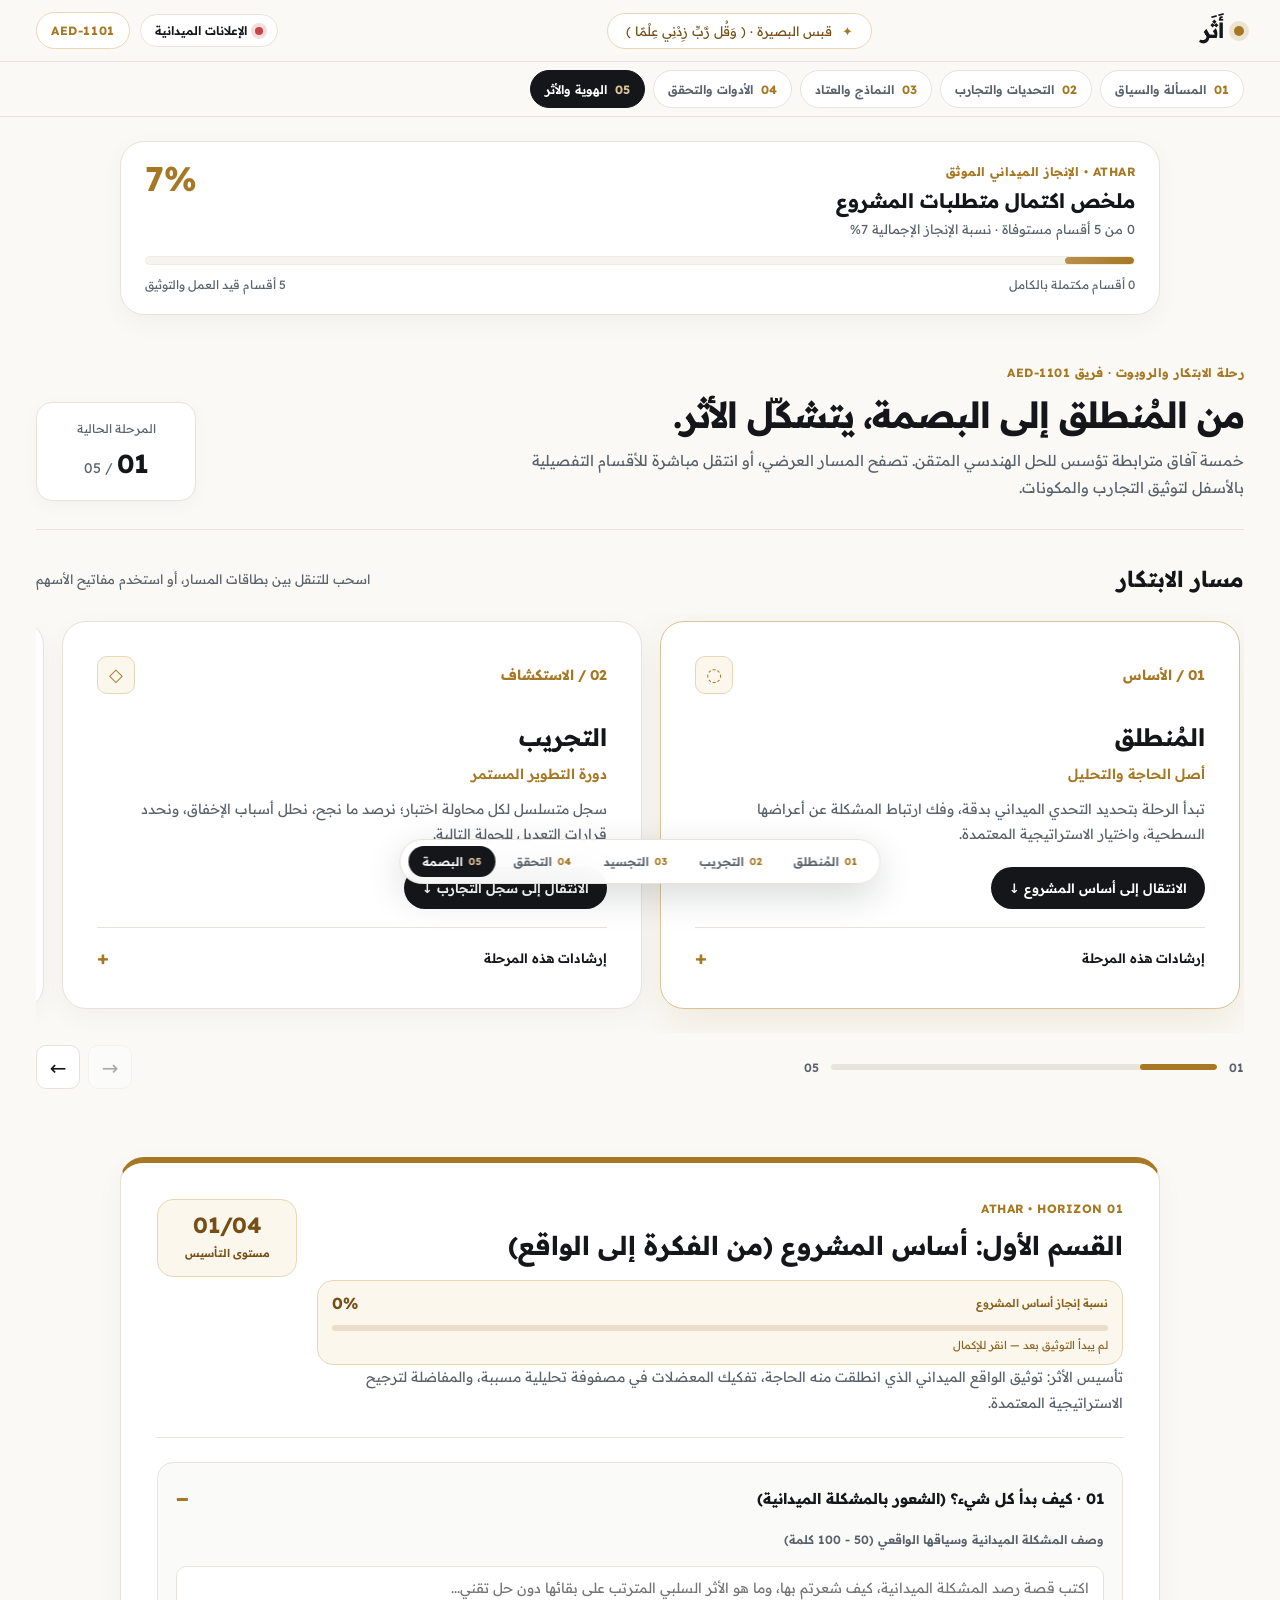
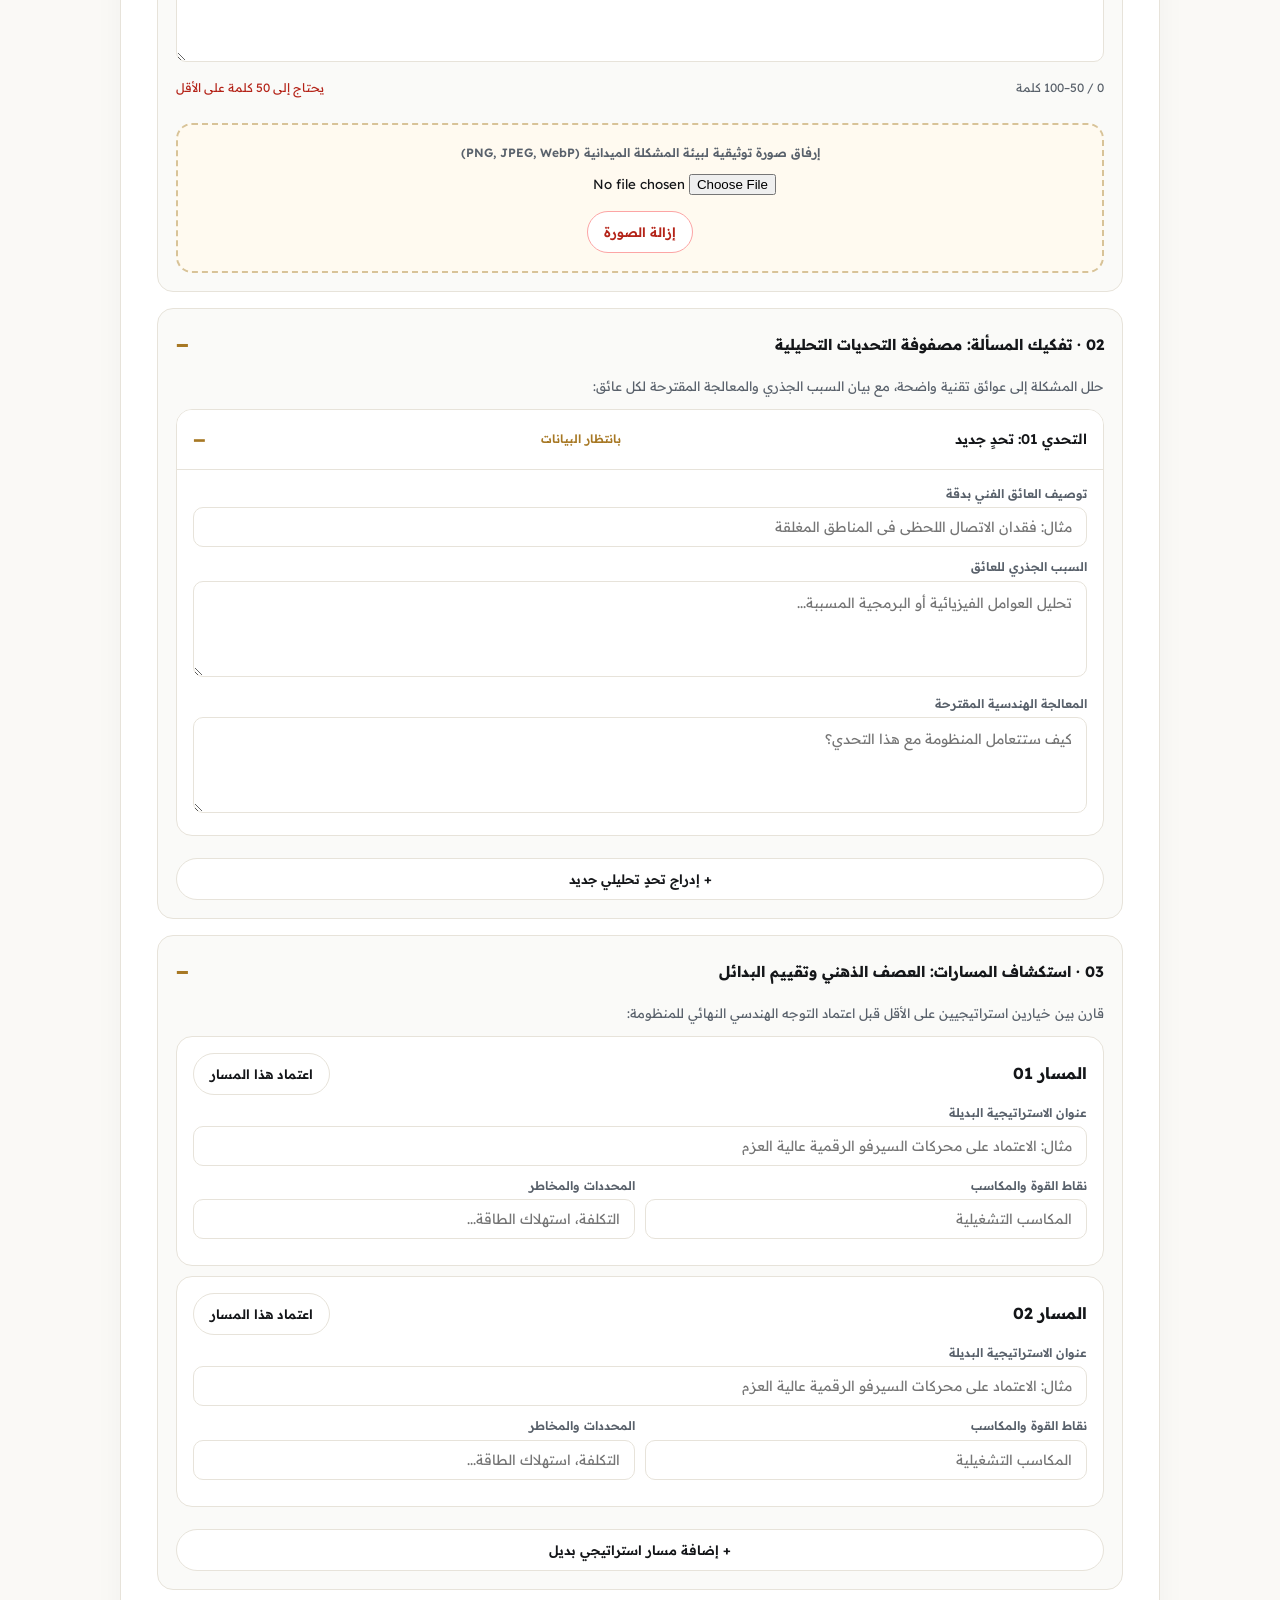
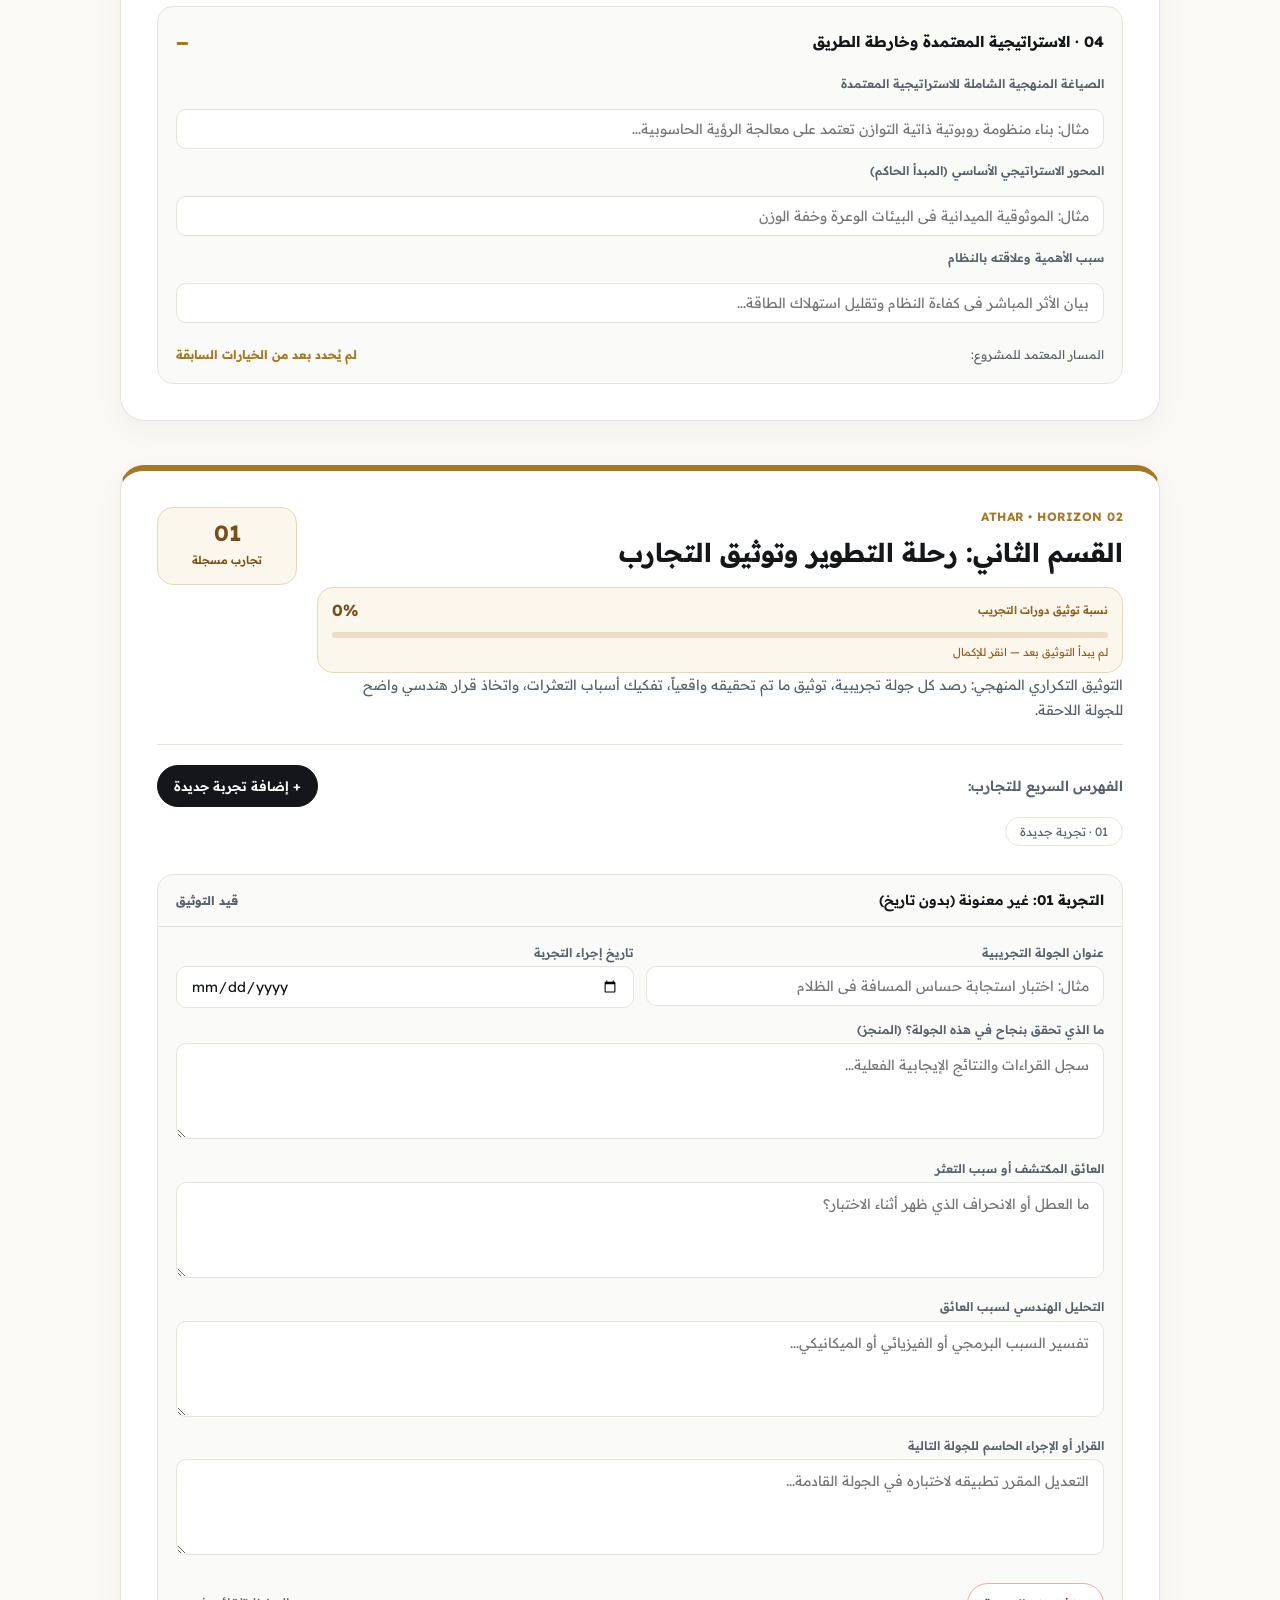
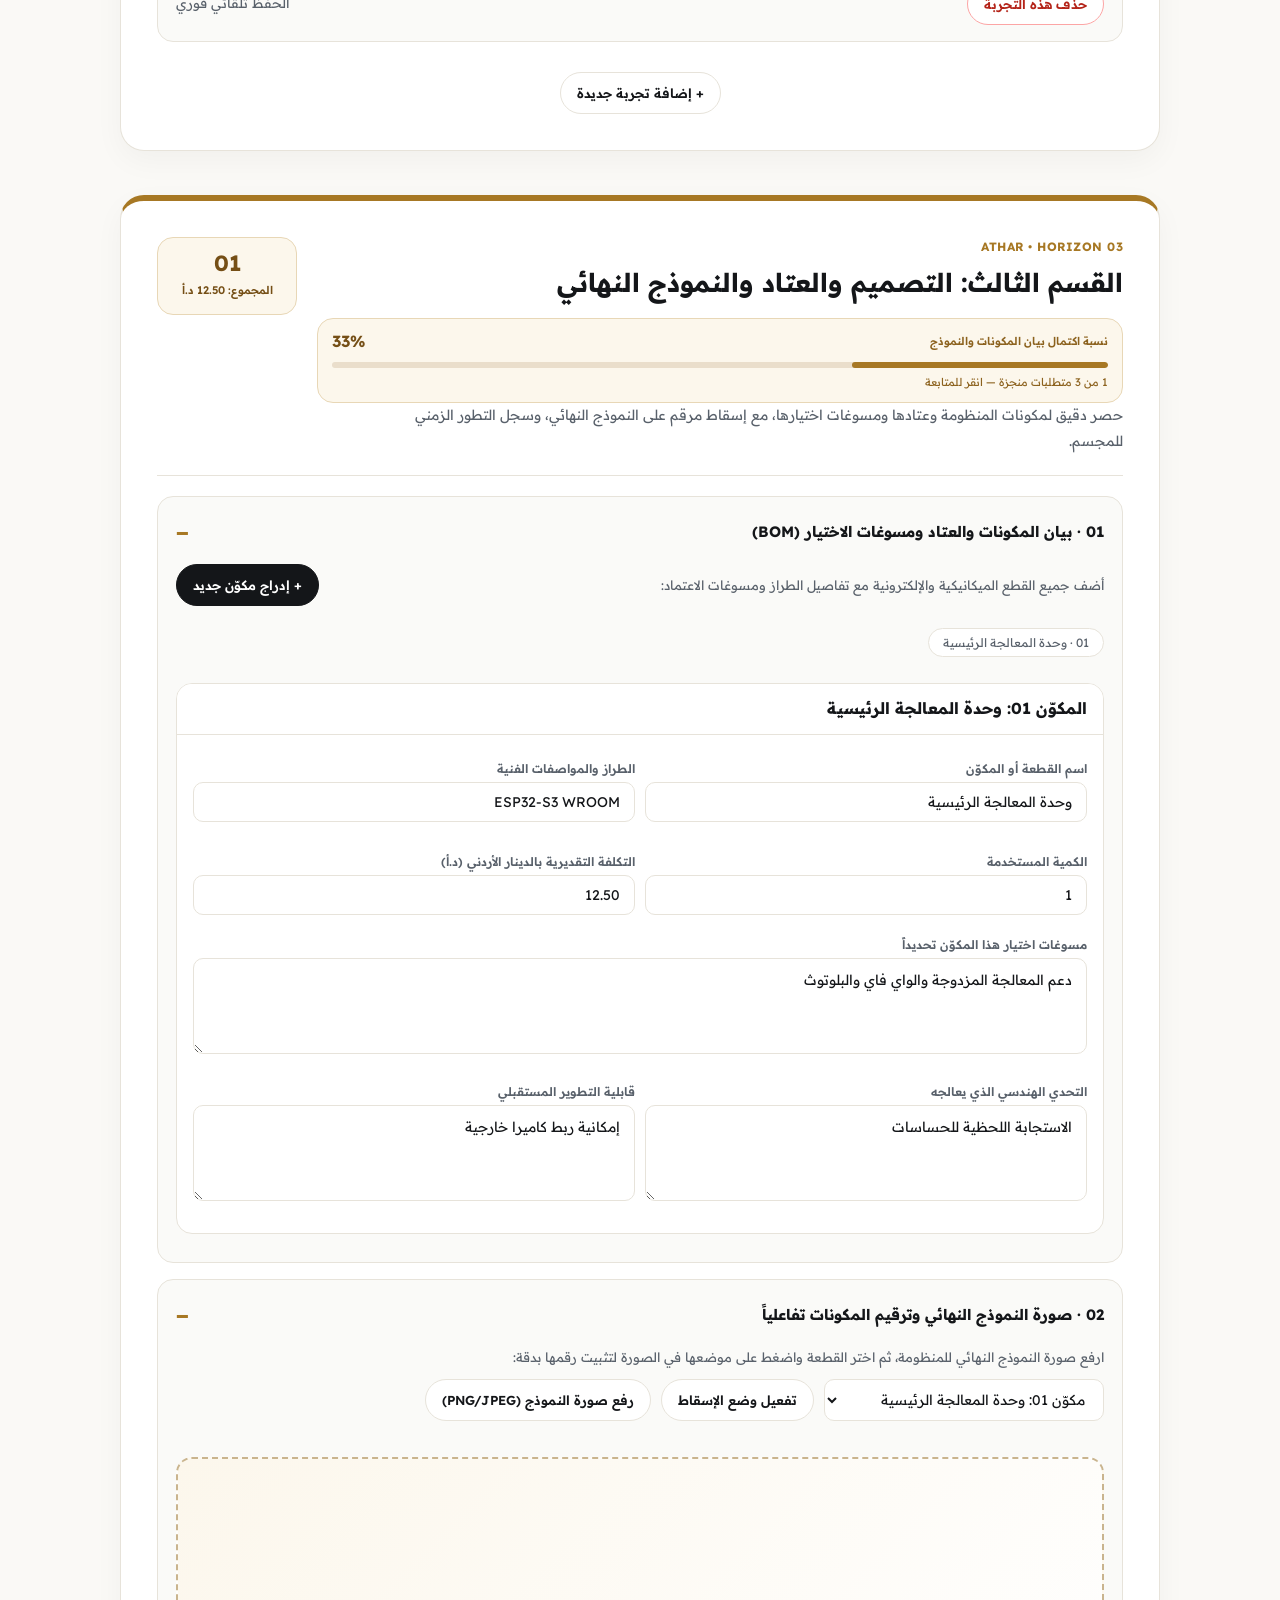
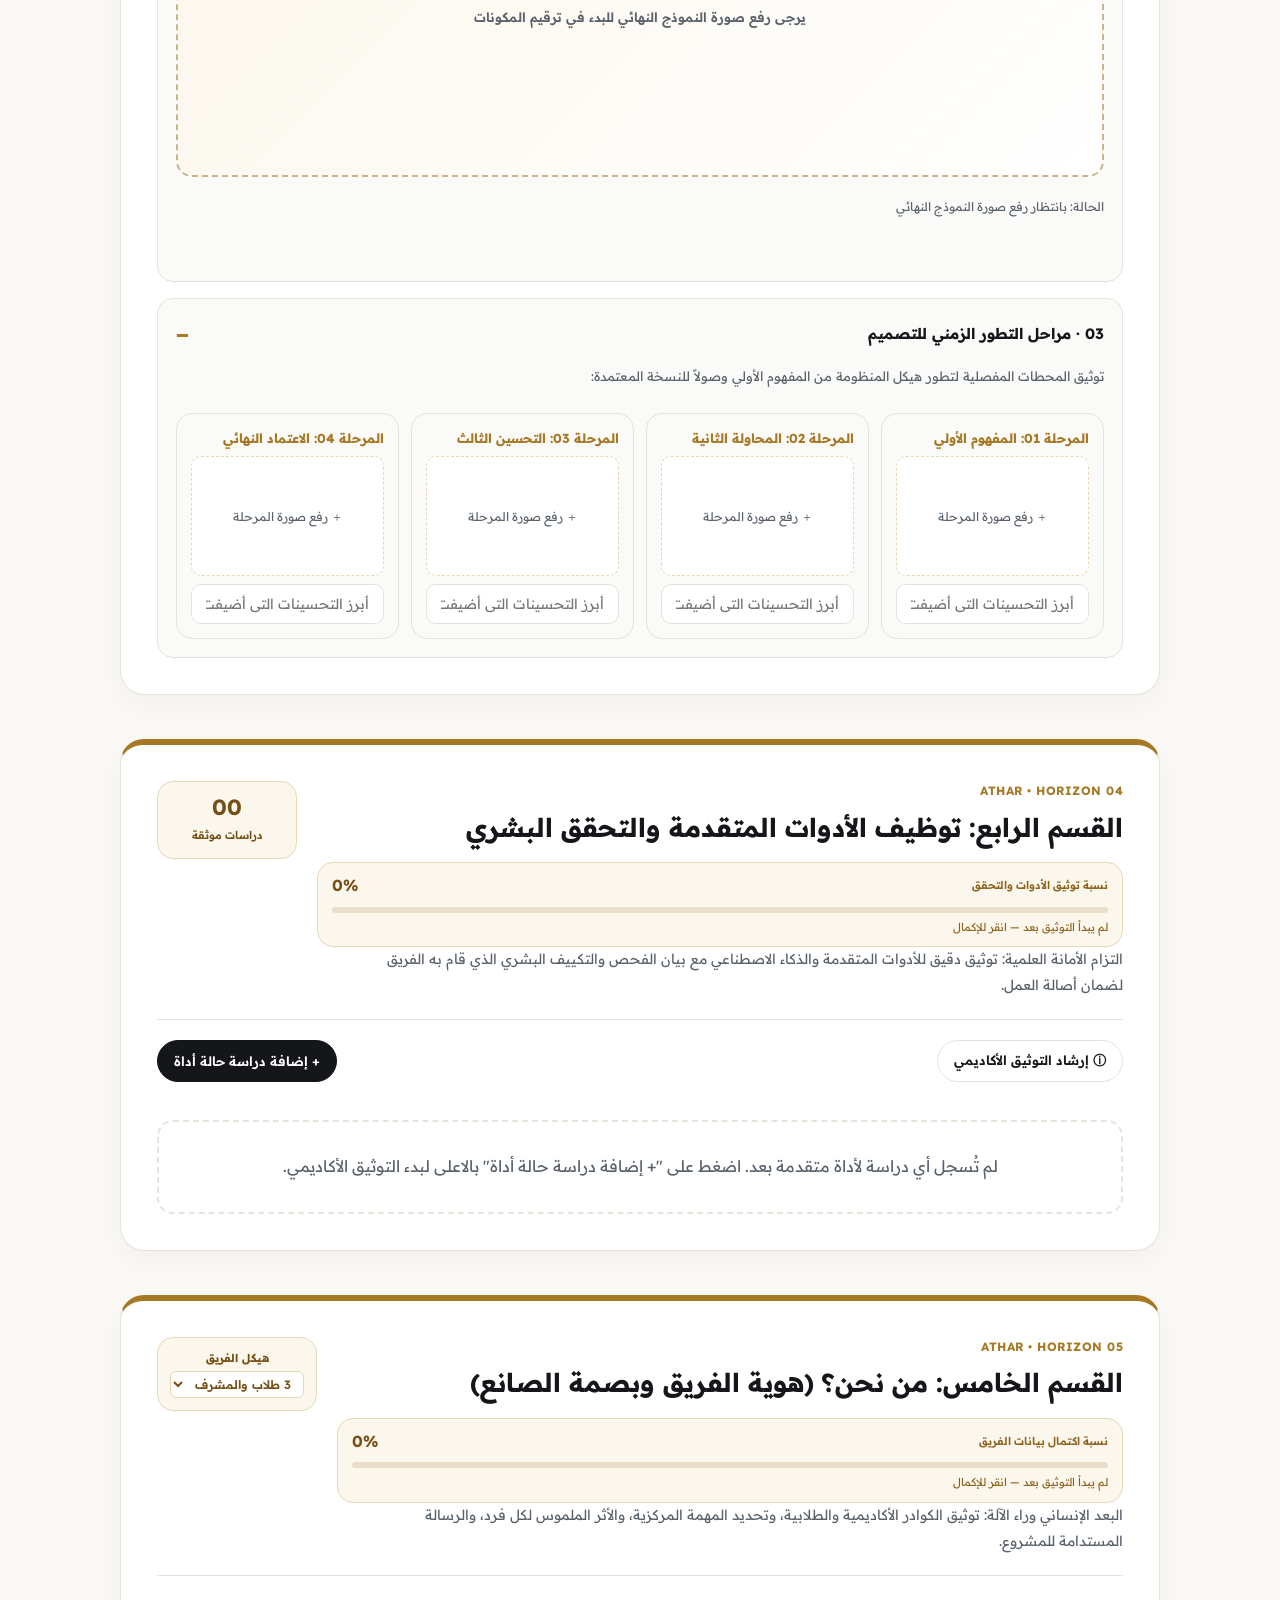
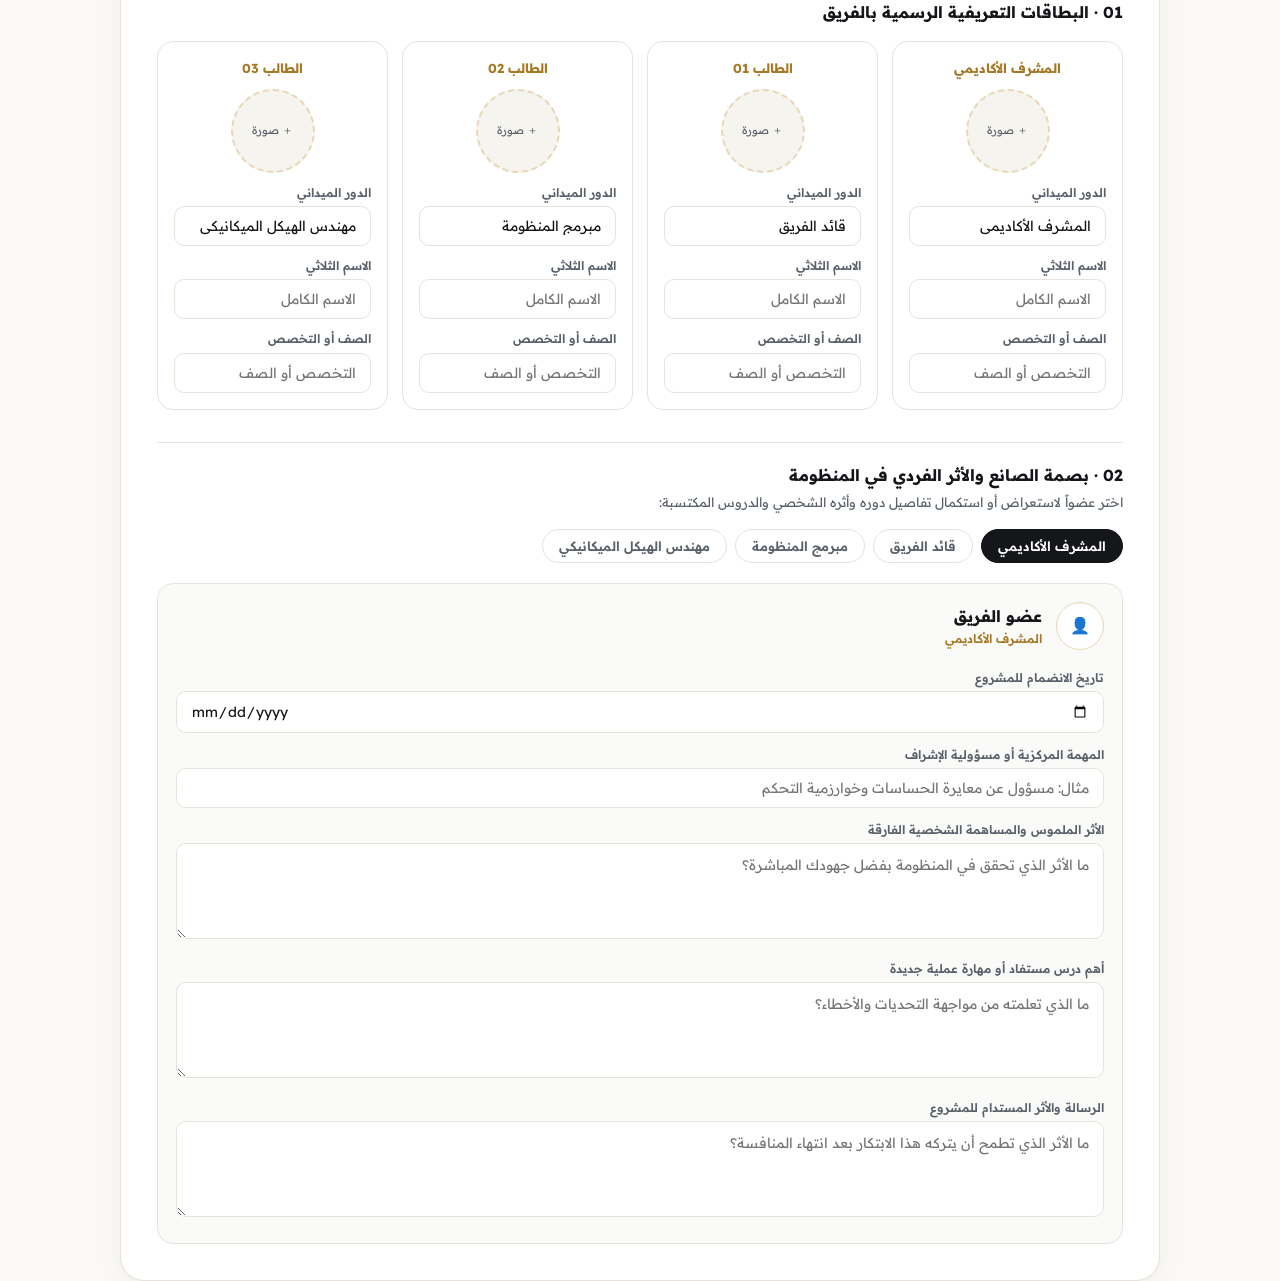
<file: File.html>
<!doctype html>
<html lang="ar" dir="rtl">
<head>
  <meta charset="UTF-8">
  <meta name="viewport" content="width=device-width, initial-scale=1">
  <title>أَثَر | رحلة الابتكار — ملف التوثيق الميداني</title>
  <link rel="preconnect" href="https://fonts.googleapis.com">
  <link rel="preconnect" href="https://fonts.gstatic.com" crossorigin>
  <link href="https://fonts.googleapis.com/css2?family=Amiri:ital,wght@0,400;0,700;1,400&family=Readex+Pro:wght@300;400;500;600;700&display=swap" rel="stylesheet">
  <style>
    :root {
      --paper: #faf9f6;
      --paper-card: #ffffff;
      --paper-subtle: #f6f4ee;
      --ink: #141619;
      --ink-soft: #2b3037;
      --muted: #59616b;
      --gold: #a77824;
      --gold-light: #fcf7ec;
      --gold-border: #e8d7b6;
      --line: #e7e3da;
      --line-subtle: #f0ece3;
      --success: #087f5b;
      --success-bg: #eaf8f2;
      --danger: #b42318;
      --danger-bg: #fff5f5;
      --ease: cubic-bezier(.2, .8, .2, 1);
      --radius-sm: 10px;
      --radius-md: 16px;
      --radius-lg: 24px;
      --radius-pill: 9999px;
    }
    * { box-sizing: border-box; margin: 0; padding: 0; }
    html { scroll-behavior: smooth; }
    body {
      width: 100%;
      min-height: 100vh;
      background: var(--paper);
      color: var(--ink);
      font-family: 'Readex Pro', system-ui, -apple-system, sans-serif;
      line-height: 1.6;
      display: flex;
      flex-direction: column;
      position: relative;
    }
    button, input, textarea, select {
      font-family: inherit;
      color: inherit;
    }
    button { cursor: pointer; border: 0; background: transparent; }
    button:focus-visible, summary:focus-visible, a:focus-visible, input:focus-visible, textarea:focus-visible, select:focus-visible {
      outline: 3px solid var(--gold);
      outline-offset: 3px;
    }

    /* شريط الترويسة */
    .site-header {
      position: sticky;
      top: 0;
      z-index: 40;
      border-bottom: 1px solid var(--line);
      background: rgba(250, 249, 246, 0.94);
      backdrop-filter: blur(18px);
      -webkit-backdrop-filter: blur(18px);
    }
    .header-inner {
      max-width: 1380px;
      margin: auto;
      padding: 12px clamp(16px, 3vw, 36px);
      display: flex;
      align-items: center;
      justify-content: space-between;
      gap: 16px;
    }
    .brand {
      display: flex;
      align-items: center;
      gap: 10px;
      flex: none;
      text-decoration: none;
      color: var(--ink);
    }
    .seed {
      width: 10px;
      height: 10px;
      border-radius: 50%;
      background: var(--gold);
      box-shadow: 0 0 0 5px rgba(167, 120, 36, 0.16);
    }
    .brand-title {
      font-weight: 700;
      font-size: 21px;
      letter-spacing: -0.02em;
    }
    .insight-trigger {
      display: inline-flex;
      align-items: center;
      gap: 10px;
      max-width: 480px;
      padding: 9px 18px;
      border: 1px solid var(--gold-border);
      border-radius: var(--radius-pill);
      background: #fff;
      color: #754f16;
      font-size: 13px;
      transition: border-color .2s, box-shadow .2s, transform .15s;
    }
    .insight-trigger:hover {
      border-color: var(--gold);
      box-shadow: 0 4px 16px rgba(167, 120, 36, 0.14);
    }
    .insight-trigger .spark { color: var(--gold); flex: none; animation: glow 3.5s ease-in-out infinite; }
    @keyframes glow { 50% { opacity: 0.35; } }
    .header-tools {
      display: flex;
      align-items: center;
      gap: 10px;
      flex: none;
    }
    .official-trigger, .team-code {
      background: #fff;
      border: 1px solid var(--line);
      border-radius: var(--radius-pill);
      padding: 8px 14px;
      font-size: 12px;
      white-space: nowrap;
    }
    .official-trigger {
      display: flex;
      align-items: center;
      gap: 8px;
      font-weight: 600;
      transition: border-color .2s, box-shadow .2s;
    }
    .official-trigger:hover {
      border-color: var(--gold);
      box-shadow: 0 4px 14px rgba(167, 120, 36, 0.12);
    }
    .live-dot {
      width: 8px;
      height: 8px;
      border-radius: 50%;
      background: #c74545;
      box-shadow: 0 0 0 4px rgba(199, 69, 69, 0.18);
    }
    .team-code {
      font-weight: 700;
      letter-spacing: 0.05em;
      direction: ltr;
      color: var(--gold);
      border-color: var(--gold-border);
    }

    /* فهرس سريع علوي */
    .quick-index {
      position: sticky;
      top: 61px;
      z-index: 30;
      display: flex;
      align-items: center;
      gap: 8px;
      overflow-x: auto;
      padding: 8px clamp(16px, 3vw, 36px);
      background: rgba(250, 249, 246, 0.95);
      border-bottom: 1px solid var(--line);
      backdrop-filter: blur(14px);
      scrollbar-width: none;
    }
    .quick-index::-webkit-scrollbar { display: none; }
    .quick-index a {
      flex: 0 0 auto;
      min-height: 38px;
      display: inline-flex;
      align-items: center;
      gap: 8px;
      padding: 6px 14px;
      border: 1px solid var(--line);
      border-radius: var(--radius-pill);
      background: #fff;
      color: var(--muted);
      text-decoration: none;
      font-size: 12px;
      font-weight: 600;
      transition: all .2s var(--ease);
    }
    .quick-index a strong {
      color: var(--gold);
      font-weight: 700;
    }
    .quick-index a:hover {
      border-color: var(--gold);
      color: var(--ink);
    }
    .quick-index a[aria-current="true"] {
      background: var(--ink);
      color: #fff;
      border-color: var(--ink);
    }
    .quick-index a[aria-current="true"] strong {
      color: #d8c398;
    }

    /* ملخص إنجاز الملف */
    .progress-overview {
      width: 100%;
      max-width: 1040px;
      margin: 24px auto 0;
      padding: 20px 24px;
      background: #fff;
      border: 1px solid var(--line);
      border-radius: var(--radius-lg);
      box-shadow: 0 8px 24px rgba(20, 22, 25, 0.04);
    }
    .progress-overview-head {
      display: flex;
      justify-content: space-between;
      align-items: flex-start;
      gap: 16px;
    }
    .eyebrow {
      display: block;
      color: var(--gold);
      font-size: 12px;
      font-weight: 700;
      letter-spacing: 0.04em;
      text-transform: uppercase;
      margin-bottom: 4px;
    }
    .progress-overview h2 {
      font-size: 20px;
      font-weight: 700;
      color: var(--ink);
    }
    .progress-overview p {
      color: var(--muted);
      font-size: 13px;
      margin-top: 2px;
    }
    .progress-overview-percent {
      font-size: 34px;
      font-weight: 700;
      color: var(--gold);
      line-height: 1;
    }
    .progress-overview-track {
      height: 9px;
      background: var(--paper-subtle);
      border-radius: var(--radius-pill);
      overflow: hidden;
      margin-top: 16px;
      border: 1px solid var(--line-subtle);
    }
    .progress-overview-fill {
      height: 100%;
      width: 0%;
      background: linear-gradient(90deg, #b9904b, #a77824);
      border-radius: var(--radius-pill);
      transition: width 0.4s var(--ease);
    }
    .progress-overview-meta {
      display: flex;
      justify-content: space-between;
      align-items: center;
      margin-top: 10px;
      color: var(--muted);
      font-size: 12px;
    }

    /* المحتوى الأساسي والمسار العرضي */
    .main-shell {
      width: 100%;
      max-width: 1380px;
      margin: auto;
      padding: clamp(24px, 4vw, 48px) clamp(16px, 3vw, 36px) 24px;
    }
    .hero {
      display: grid;
      grid-template-columns: minmax(0, 1fr) auto;
      align-items: end;
      gap: 24px;
      padding-bottom: 28px;
      border-bottom: 1px solid var(--line);
    }
    .hero h1 {
      font-size: clamp(26px, 3.2vw, 36px);
      font-weight: 700;
      letter-spacing: -0.03em;
      line-height: 1.35;
      margin: 8px 0;
    }
    .hero p {
      max-width: 720px;
      color: var(--muted);
      font-size: 15px;
      line-height: 1.8;
    }
    .position-panel {
      background: #fff;
      border: 1px solid var(--line);
      border-radius: var(--radius-md);
      padding: 16px 20px;
      text-align: center;
      min-width: 160px;
      box-shadow: 0 4px 18px rgba(20, 22, 25, 0.03);
    }
    .position-label {
      display: block;
      color: var(--muted);
      font-size: 12px;
      margin-bottom: 4px;
    }
    .position-panel strong {
      font-size: 26px;
      font-weight: 700;
      color: var(--ink);
    }
    .position-panel small {
      color: var(--muted);
      font-size: 14px;
    }
    .section-heading {
      display: flex;
      align-items: center;
      justify-content: space-between;
      gap: 16px;
      margin: 32px 0 16px;
    }
    .section-heading h2 {
      font-size: 22px;
      font-weight: 700;
    }
    .section-heading p {
      color: var(--muted);
      font-size: 13px;
    }
    .runway {
      display: flex;
      gap: 18px;
      overflow-x: auto;
      scroll-snap-type: x mandatory;
      padding: 8px 4px 24px;
      scrollbar-width: thin;
      scrollbar-color: #d9c79f transparent;
    }
    .stage {
      flex: 0 0 min(80%, 580px);
      min-height: 380px;
      scroll-snap-align: center;
      border: 1px solid var(--line);
      border-radius: var(--radius-lg);
      background: #fff;
      padding: clamp(22px, 3vw, 34px);
      display: flex;
      flex-direction: column;
      box-shadow: 0 8px 26px rgba(20, 22, 25, 0.04);
      transition: all .25s var(--ease);
      position: relative;
    }
    .stage[aria-current="step"] {
      border-color: #d8c398;
      box-shadow: 0 14px 40px rgba(167, 120, 36, 0.12);
    }
    .stage-top {
      display: flex;
      justify-content: space-between;
      align-items: center;
      gap: 12px;
    }
    .stage-number {
      color: var(--gold);
      font-weight: 700;
      font-size: 14px;
    }
    .stage-mark {
      width: 38px;
      height: 38px;
      border: 1px solid var(--gold-border);
      border-radius: var(--radius-sm);
      display: grid;
      place-items: center;
      color: var(--gold);
      background: var(--gold-light);
      font-size: 18px;
    }
    .stage h3 {
      font-size: 24px;
      margin: 24px 0 6px;
      font-weight: 700;
    }
    .stage-subtitle {
      color: var(--gold);
      font-weight: 600;
      font-size: 14px;
      margin-bottom: 12px;
    }
    .stage-description {
      color: var(--muted);
      font-size: 14px;
      line-height: 1.8;
      margin-bottom: 20px;
    }
    .stage-nav {
      align-self: flex-start;
      min-height: 42px;
      padding: 8px 18px;
      border-radius: var(--radius-pill);
      background: var(--ink);
      color: #fff;
      font-weight: 600;
      font-size: 13px;
      transition: background .2s, transform .15s;
      margin-bottom: 18px;
    }
    .stage-nav:hover {
      background: #343a40;
      transform: translateY(-1px);
    }
    .stage details {
      margin-top: auto;
      border-top: 1px solid var(--line);
      padding-top: 14px;
    }
    .stage summary {
      list-style: none;
      display: flex;
      justify-content: space-between;
      align-items: center;
      cursor: pointer;
      font-size: 13px;
      font-weight: 600;
      color: var(--ink);
    }
    .stage summary::-webkit-details-marker { display: none; }
    .stage summary::after {
      content: '+';
      color: var(--gold);
      font-size: 20px;
    }
    .stage details[open] summary::after { content: '−'; }
    .detail-copy {
      color: var(--muted);
      font-size: 13px;
      line-height: 1.8;
      padding-top: 8px;
    }
    .journey-controls {
      display: flex;
      justify-content: space-between;
      align-items: center;
      gap: 16px;
      margin-top: 12px;
    }
    .journey-progress {
      display: flex;
      align-items: center;
      gap: 12px;
      flex: 1;
      max-width: 440px;
      font-size: 12px;
      color: var(--muted);
      font-weight: 600;
    }
    .progress-track {
      height: 6px;
      flex: 1;
      background: #e9e4db;
      border-radius: var(--radius-pill);
      overflow: hidden;
    }
    .progress-fill {
      height: 100%;
      width: 20%;
      background: var(--gold);
      border-radius: var(--radius-pill);
      transition: width .35s var(--ease);
    }
    .arrow-actions {
      display: flex;
      gap: 8px;
    }
    .action {
      width: 44px;
      height: 44px;
      border-radius: var(--radius-sm);
      border: 1px solid var(--line);
      background: #fff;
      display: grid;
      place-items: center;
      font-size: 20px;
      transition: all .2s;
    }
    .action:hover:not(:disabled) {
      background: var(--gold-light);
      border-color: var(--gold-border);
    }
    .action:disabled {
      opacity: 0.35;
      cursor: not-allowed;
    }

    /* أقسام التوثيق التفصيلية المشتركة */
    .module-section {
      width: 100%;
      max-width: 1040px;
      margin: 44px auto 0;
      padding: clamp(22px, 3.5vw, 36px);
      background: #fff;
      border: 1px solid var(--line);
      border-top: 6px solid var(--gold);
      border-radius: var(--radius-lg);
      box-shadow: 0 10px 30px rgba(20, 22, 25, 0.04);
      scroll-margin-top: 115px;
    }
    .module-head {
      display: flex;
      justify-content: space-between;
      align-items: flex-start;
      gap: 20px;
      padding-bottom: 20px;
      border-bottom: 1px solid var(--line);
    }
    .module-head-content { flex: 1; min-width: 0; }
    .module-head h2 {
      font-size: clamp(20px, 2.4vw, 26px);
      font-weight: 700;
      margin: 6px 0 8px;
    }
    .module-head p {
      color: var(--muted);
      font-size: 14px;
      line-height: 1.85;
      max-width: 760px;
    }
    .module-badge {
      min-width: 140px;
      padding: 12px;
      border: 1px solid var(--gold-border);
      border-radius: var(--radius-md);
      background: var(--gold-light);
      text-align: center;
      color: #754f16;
      flex: none;
    }
    .module-badge strong {
      display: block;
      font-size: 22px;
      font-weight: 700;
      line-height: 1.2;
    }
    .module-badge span {
      font-size: 11px;
      font-weight: 600;
    }

    /* مؤشر الإنجاز الداخلي لكل قسم */
    .section-progress {
      margin-top: 14px;
      padding: 10px 14px;
      border: 1px solid var(--gold-border);
      border-radius: var(--radius-md);
      background: var(--gold-light);
      color: #754f16;
      display: block;
      cursor: pointer;
      transition: border-color .2s, box-shadow .2s;
    }
    .section-progress:hover {
      border-color: var(--gold);
      box-shadow: 0 3px 12px rgba(167, 120, 36, 0.1);
    }
    .section-progress-top {
      display: flex;
      justify-content: space-between;
      align-items: center;
      font-size: 12px;
      font-weight: 600;
    }
    .section-progress-top b {
      font-size: 16px;
      font-weight: 700;
    }
    .section-progress-track {
      height: 6px;
      background: #eadecb;
      border-radius: var(--radius-pill);
      overflow: hidden;
      margin: 8px 0 6px;
    }
    .section-progress-track i {
      display: block;
      height: 100%;
      width: 0%;
      background: var(--gold);
      border-radius: var(--radius-pill);
      transition: width .35s var(--ease);
    }
    .section-progress span {
      display: block;
      font-size: 11px;
      color: #8c621e;
    }

    /* حقول الإدخال والأزرار العامة */
    .input-field, .textarea-field {
      width: 100%;
      border: 1px solid var(--line);
      border-radius: var(--radius-sm);
      padding: 10px 14px;
      background: #fff;
      font-size: 14px;
      color: var(--ink);
      transition: border-color .2s, box-shadow .2s;
    }
    .textarea-field {
      min-height: 96px;
      resize: vertical;
      line-height: 1.7;
    }
    .input-field:focus, .textarea-field:focus {
      border-color: var(--gold);
      box-shadow: 0 0 0 3px rgba(167, 120, 36, 0.16);
      outline: none;
    }
    .btn {
      min-height: 42px;
      padding: 8px 16px;
      border-radius: var(--radius-pill);
      border: 1px solid var(--line);
      background: #fff;
      font-size: 13px;
      font-weight: 600;
      color: var(--ink);
      display: inline-flex;
      align-items: center;
      justify-content: center;
      gap: 8px;
      transition: all .2s var(--ease);
    }
    .btn:hover {
      border-color: var(--gold);
      background: var(--gold-light);
    }
    .btn.primary {
      background: var(--ink);
      color: #fff;
      border-color: var(--ink);
    }
    .btn.primary:hover {
      background: #343a40;
    }
    .btn.danger {
      color: var(--danger);
      border-color: #fca5a5;
    }
    .btn.danger:hover {
      background: var(--danger-bg);
      border-color: var(--danger);
    }

    /* القسم 01: الأساس والمشكلة */
    .foundation-grid {
      display: grid;
      gap: 16px;
      margin-top: 24px;
    }
    .foundation-card {
      background: #fafaf8;
      border: 1px solid var(--line);
      border-radius: var(--radius-md);
      padding: 18px;
    }
    .foundation-card summary {
      cursor: pointer;
      font-weight: 700;
      font-size: 15px;
      display: flex;
      justify-content: space-between;
      align-items: center;
    }
    .foundation-card summary::-webkit-details-marker { display: none; }
    .foundation-card summary::after { content: '+'; color: var(--gold); font-size: 22px; }
    .foundation-card[open] summary::after { content: '−'; }
    .foundation-body {
      margin-top: 14px;
      display: grid;
      gap: 12px;
    }
    .field-label {
      font-size: 12px;
      font-weight: 600;
      color: var(--muted);
      margin-bottom: 4px;
      display: block;
    }
    .foundation-meta {
      display: flex;
      justify-content: space-between;
      font-size: 12px;
      color: var(--muted);
      margin-top: 4px;
    }
    .foundation-meta .valid { color: var(--success); font-weight: 600; }
    .foundation-meta .invalid { color: var(--danger); }
    .foundation-image-zone {
      margin-top: 14px;
      padding: 18px;
      border: 2px dashed #d8c398;
      border-radius: var(--radius-md);
      text-align: center;
      background: #fffaf0;
    }
    .foundation-image-zone img {
      max-width: 100%;
      max-height: 280px;
      border-radius: var(--radius-sm);
      margin-top: 12px;
      display: none;
      box-shadow: 0 4px 14px rgba(0,0,0,0.06);
    }
    .challenge-row {
      background: #fff;
      border: 1px solid var(--line);
      border-radius: var(--radius-md);
      overflow: hidden;
      margin-bottom: 10px;
    }
    .challenge-row summary {
      padding: 12px 16px;
      background: #fff;
      cursor: pointer;
      font-weight: 600;
      font-size: 14px;
      display: flex;
      justify-content: space-between;
      align-items: center;
    }
    .challenge-row-body {
      padding: 14px 16px;
      border-top: 1px solid var(--line);
      display: grid;
      gap: 10px;
    }
    .strategy-card {
      background: #fff;
      border: 1px solid var(--line);
      border-radius: var(--radius-md);
      padding: 16px;
      margin-bottom: 10px;
    }
    .strategy-card.selected {
      border-color: var(--gold);
      box-shadow: 0 0 0 3px rgba(167, 120, 36, 0.15);
    }
    .strategy-grid {
      display: grid;
      grid-template-columns: 1fr 1fr;
      gap: 10px;
      margin: 10px 0;
    }

    /* القسم 02: التجارب والتكرار */
    .chips-bar {
      display: flex;
      gap: 8px;
      overflow-x: auto;
      padding: 10px 0 14px;
      scrollbar-width: thin;
    }
    .chip {
      flex: 0 0 auto;
      padding: 6px 14px;
      border-radius: var(--radius-pill);
      border: 1px solid var(--line);
      background: #fff;
      font-size: 12px;
      color: var(--muted);
      cursor: pointer;
      transition: all .2s;
    }
    .chip:hover {
      border-color: var(--gold);
      color: var(--ink);
    }
    .chip.complete {
      color: var(--success);
      border-color: #a7ddc7;
      background: var(--success-bg);
    }
    .iteration-card {
      background: #fafaf8;
      border: 1px solid var(--line);
      border-radius: var(--radius-md);
      margin-bottom: 14px;
      overflow: hidden;
    }
    .iteration-card summary {
      padding: 14px 18px;
      cursor: pointer;
      display: flex;
      justify-content: space-between;
      align-items: center;
      font-weight: 600;
      font-size: 14px;
    }
    .iteration-body {
      padding: 16px 18px;
      border-top: 1px solid var(--line);
      display: grid;
      gap: 12px;
    }
    .iteration-grid {
      display: grid;
      grid-template-columns: 1fr 1fr;
      gap: 12px;
    }

    /* القسم 03: التصميم والمجسم التفاعلي */
    .design-stage-container {
      position: relative;
      min-height: 320px;
      border: 2px dashed #c9b48e;
      border-radius: var(--radius-md);
      background: linear-gradient(135deg, #fcf7ec, #ffffff);
      display: grid;
      place-items: center;
      overflow: hidden;
      margin-top: 14px;
      touch-action: pan-y;
      user-select: none;
    }
    .design-stage-container.has-image {
      border-style: solid;
      background: #14161908;
    }
    .design-stage-container.is-armed-target {
      cursor: crosshair;
      border-color: var(--gold);
      box-shadow: 0 0 0 4px rgba(167, 120, 36, 0.18);
    }
    .design-stage-container img {
      max-width: 100%;
      max-height: 560px;
      display: none;
      object-fit: contain;
      pointer-events: none;
    }
    .design-annotation-layer {
      position: absolute;
      inset: 0;
      pointer-events: none;
      overflow: visible;
    }
    .design-pin {
      position: absolute;
      width: 32px;
      height: 32px;
      transform: translate(-50%, -50%);
      background: var(--ink);
      color: #fff;
      border: 2px solid #fff;
      border-radius: 50%;
      font-size: 13px;
      font-weight: 700;
      display: grid;
      place-items: center;
      cursor: grab;
      pointer-events: auto;
      box-shadow: 0 3px 10px rgba(0, 0, 0, 0.35);
      z-index: 10;
      transition: transform .15s, background .15s;
    }
    .design-pin:hover, .design-pin.selected {
      background: var(--gold);
      transform: translate(-50%, -50%) scale(1.15);
      z-index: 20;
    }
    .design-pin.dragging {
      cursor: grabbing;
      opacity: 0.85;
    }
    .design-leader-line {
      position: absolute;
      height: 2px;
      background: var(--gold);
      transform-origin: 0 50%;
      pointer-events: none;
      z-index: 8;
      display: none;
    }
    .design-leader-line.visible { display: block; }
    .design-pin-label {
      position: absolute;
      min-width: 130px;
      max-width: 220px;
      padding: 6px 10px;
      background: rgba(255, 255, 255, 0.96);
      border: 1px solid var(--gold-border);
      border-radius: var(--radius-sm);
      box-shadow: 0 4px 14px rgba(0, 0, 0, 0.12);
      font-size: 11px;
      font-weight: 600;
      color: var(--ink);
      pointer-events: auto;
      cursor: pointer;
      display: none;
      z-index: 9;
    }
    .design-pin-label.visible { display: block; }
    .pin-radial-menu {
      position: absolute;
      z-index: 50;
      background: rgba(255, 255, 255, 0.98);
      border: 1px solid var(--gold-border);
      border-radius: var(--radius-md);
      box-shadow: 0 16px 36px rgba(0,0,0,0.22);
      padding: 10px;
      display: grid;
      gap: 6px;
      min-width: 200px;
      backdrop-filter: blur(12px);
    }
    .pin-radial-menu button {
      min-height: 38px;
      padding: 6px 12px;
      text-align: right;
      border-radius: var(--radius-sm);
      font-size: 12px;
      font-weight: 600;
      transition: background .15s;
    }
    .pin-radial-menu button:hover {
      background: var(--gold-light);
      color: var(--gold);
    }

    /* شبكة تطور التصميم */
    .evolution-grid {
      display: grid;
      grid-template-columns: repeat(auto-fit, minmax(210px, 1fr));
      gap: 12px;
      margin-top: 14px;
    }
    .evolution-card {
      background: #fafaf8;
      border: 1px solid var(--line);
      border-radius: var(--radius-md);
      padding: 14px;
      display: grid;
      gap: 8px;
    }
    .evolution-card h4 {
      font-size: 13px;
      font-weight: 700;
      color: var(--gold);
    }
    .evolution-preview {
      min-height: 120px;
      border: 1px dashed var(--gold-border);
      border-radius: var(--radius-sm);
      background: #fff;
      display: grid;
      place-items: center;
      cursor: pointer;
      overflow: hidden;
      font-size: 12px;
      color: var(--muted);
      text-align: center;
      padding: 8px;
    }
    .evolution-preview img {
      max-width: 100%;
      max-height: 140px;
      object-fit: cover;
      display: none;
    }

    /* القسم 04: دراسات الأدوات المتقدمة */
    .tools-list { display: grid; gap: 14px; margin-top: 14px; }
    .tool-study-card {
      background: #fafaf8;
      border: 1px solid var(--line);
      border-radius: var(--radius-md);
      padding: 16px;
    }
    .tool-study-head {
      display: flex;
      justify-content: space-between;
      align-items: center;
      margin-bottom: 12px;
      padding-bottom: 10px;
      border-bottom: 1px solid var(--line);
    }

    /* القسم 05: هوية الفريق وبصمة الصانع */
    .identity-grid {
      display: grid;
      grid-template-columns: repeat(auto-fit, minmax(210px, 1fr));
      gap: 14px;
      margin-top: 16px;
    }
    .member-card {
      background: #fff;
      border: 1px solid var(--line);
      border-radius: var(--radius-md);
      padding: 16px;
      display: grid;
      gap: 10px;
      text-align: center;
    }
    .member-avatar {
      width: 84px;
      height: 84px;
      border-radius: 50%;
      margin: 0 auto;
      border: 2px dashed var(--gold-border);
      background: var(--paper-subtle);
      display: grid;
      place-items: center;
      cursor: pointer;
      overflow: hidden;
      font-size: 11px;
      color: var(--muted);
    }
    .member-avatar img {
      width: 100%;
      height: 100%;
      object-fit: cover;
    }
    .tabs-bar {
      display: flex;
      gap: 8px;
      overflow-x: auto;
      margin: 16px 0;
      padding-bottom: 4px;
    }
    .tabs-bar button {
      padding: 8px 16px;
      border: 1px solid var(--line);
      border-radius: var(--radius-pill);
      background: #fff;
      font-size: 13px;
      font-weight: 600;
      color: var(--muted);
      white-space: nowrap;
      transition: all .2s;
    }
    .tabs-bar button[aria-selected="true"] {
      background: var(--ink);
      color: #fff;
      border-color: var(--ink);
    }

    /* شريط التنقل العائم بالأسفل */
    .dock {
      position: fixed;
      bottom: 16px;
      left: 50%;
      transform: translateX(-50%);
      z-index: 40;
      background: rgba(255, 255, 255, 0.95);
      backdrop-filter: blur(18px);
      border: 1px solid var(--line);
      border-radius: var(--radius-pill);
      padding: 6px 8px;
      display: flex;
      gap: 4px;
      box-shadow: 0 12px 36px rgba(20, 22, 25, 0.16);
      max-width: calc(100% - 24px);
      overflow-x: auto;
      scrollbar-width: none;
    }
    .dock::-webkit-scrollbar { display: none; }
    .dock button {
      padding: 8px 14px;
      border-radius: var(--radius-pill);
      font-size: 12px;
      font-weight: 600;
      color: var(--muted);
      display: flex;
      align-items: center;
      gap: 6px;
      white-space: nowrap;
      transition: all .2s;
    }
    .dock button small {
      color: var(--gold);
      font-weight: 700;
    }
    .dock button:hover {
      background: var(--gold-light);
      color: var(--ink);
    }
    .dock button[aria-current="step"] {
      background: var(--ink);
      color: #fff;
    }
    .dock button[aria-current="step"] small {
      color: #d8c398;
    }

    /* النوافذ الحوارية الإلهامية والإعلانية */
    .overlay {
      position: fixed;
      inset: 0;
      z-index: 60;
      background: rgba(20, 22, 25, 0.65);
      backdrop-filter: blur(8px);
      display: grid;
      place-items: center;
      padding: 16px;
    }
    .overlay[hidden] { display: none; }
    .dialog-card {
      width: min(100%, 520px);
      background: #fff;
      border-radius: var(--radius-lg);
      padding: clamp(24px, 4vw, 36px);
      box-shadow: 0 24px 60px rgba(0, 0, 0, 0.25);
    }
    .verse {
      font-family: 'Amiri', serif;
      font-size: 26px;
      line-height: 2;
      text-align: center;
      color: var(--ink);
      padding: 20px 0;
    }
    .source {
      display: block;
      text-align: center;
      color: var(--gold);
      font-size: 13px;
      font-weight: 600;
      margin-bottom: 20px;
    }
    .close-button {
      width: 100%;
      min-height: 46px;
      border-radius: var(--radius-pill);
      background: var(--ink);
      color: #fff;
      font-weight: 600;
      font-size: 14px;
      transition: background .2s;
    }
    .close-button:hover { background: #343a40; }

    /* التجاوب للشاشات الصغيرة */
    @media (max-width: 768px) {
      .header-inner { flex-wrap: wrap; }
      .insight-trigger { order: 3; width: 100%; justify-content: center; }
      .hero { grid-template-columns: 1fr; }
      .position-panel { display: flex; align-items: center; justify-content: space-between; }
      .module-head { flex-direction: column; }
      .module-badge { width: 100%; }
      .strategy-grid, .iteration-grid { grid-template-columns: 1fr; }
      .dock button span { display: none; }
      .dock button { padding: 8px 12px; }
    }
  </style>
</head>
<body id="page-root">

  <!-- الترويسة الرئيسية -->
  <header class="site-header">
    <div class="header-inner">
      <div class="brand">
        <span class="seed" aria-hidden="true"></span>
        <span class="brand-title">أَثَر</span>
      </div>

      <button type="button" id="open-insight" class="insight-trigger" aria-haspopup="dialog" aria-controls="insight-dialog">
        <span class="spark" aria-hidden="true">✦</span>
        <span>قبس البصيرة · ﴿ وَقُل رَّبِّ زِدْنِي عِلْمًا ﴾</span>
      </button>

      <div class="header-tools">
        <button type="button" id="open-official" class="official-trigger" aria-haspopup="dialog" aria-controls="official-dialog">
          <span class="live-dot" aria-hidden="true"></span>
          <span>الإعلانات الميدانية</span>
        </button>
        <span class="team-code">AED-1101</span>
      </div>
    </div>
  </header>

  <!-- الفهرس السريع المستمر -->
  <nav class="quick-index" aria-label="الفهرس السريع للأقسام" id="quick-index">
    <a href="#foundation" data-index-target="foundation" aria-current="true"><strong>01</strong><span>المسألة والسياق</span></a>
    <a href="#iteration" data-index-target="iteration"><strong>02</strong><span>التحديات والتجارب</span></a>
    <a href="#design" data-index-target="design"><strong>03</strong><span>النماذج والعتاد</span></a>
    <a href="#athar-tools" data-index-target="athar-tools"><strong>04</strong><span>الأدوات والتحقق</span></a>
    <a href="#athar-identity" data-index-target="athar-identity"><strong>05</strong><span>الهوية والأثر</span></a>
  </nav>

  <!-- ملخص التقدم الإجمالي للملف -->
  <section id="progress-overview" class="progress-overview" aria-labelledby="progress-overview-title">
    <div class="progress-overview-head">
      <div>
        <span class="eyebrow">ATHAR • الإنجاز الميداني الموثق</span>
        <h2 id="progress-overview-title">ملخص اكتمال متطلبات المشروع</h2>
        <p id="progress-overview-summary" aria-live="polite">جارٍ فحص استيفاء الأقسام الخمسة…</p>
      </div>
      <strong id="progress-overview-percent" class="progress-overview-percent">0%</strong>
    </div>
    <div class="progress-overview-track">
      <div id="progress-overview-fill" class="progress-overview-fill"></div>
    </div>
    <div class="progress-overview-meta">
      <span id="progress-overview-complete">0 أقسام مكتملة بالكامل</span>
      <span id="progress-overview-active">5 أقسام قيد العمل والتوثيق</span>
    </div>
  </section>

  <!-- الواجهة التعريفية الأولى (المسار العرضي) -->
  <main id="main-overview" class="main-shell">
    <section class="hero" aria-labelledby="page-title">
      <div>
        <span class="eyebrow">رحلة الابتكار والروبوت · فريق AED-1101</span>
        <h1 id="page-title">من المُنطلق إلى البصمة، يتشكّل الأثر.</h1>
        <p>خمسة آفاق مترابطة تؤسس للحل الهندسي المتقن. تصفح المسار العرضي، أو انتقل مباشرة للأقسام التفصيلية بالأسفل لتوثيق التجارب والمكونات.</p>
      </div>
      <div class="position-panel" aria-live="polite">
        <span class="position-label">المرحلة الحالية</span>
        <strong id="current-position">01</strong>
        <small> / 05</small>
      </div>
    </section>

    <section aria-labelledby="stages-heading">
      <div class="section-heading">
        <h2 id="stages-heading">مسار الابتكار</h2>
        <p>اسحب للتنقل بين بطاقات المسار، أو استخدم مفاتيح الأسهم</p>
      </div>

      <div id="runway" class="runway" role="region" aria-label="مراحل رحلة الابتكار" tabindex="0">
        <article class="stage" data-section-target="foundation" aria-current="step">
          <div class="stage-top">
            <span class="stage-number">01 / الأساس</span>
            <span class="stage-mark" aria-hidden="true">◌</span>
          </div>
          <h3>المُنطلق</h3>
          <p class="stage-subtitle">أصل الحاجة والتحليل</p>
          <p class="stage-description">تبدأ الرحلة بتحديد التحدي الميداني بدقة، وفك ارتباط المشكلة عن أعراضها السطحية، واختيار الاستراتيجية المعتمدة.</p>
          <button type="button" class="stage-nav" data-jump-to="foundation">الانتقال إلى أساس المشروع ↓</button>
          <details>
            <summary>إرشادات هذه المرحلة</summary>
            <p class="detail-copy">وثق واقع المشكلة بوضوح، فكك التحديات التقنية في مصفوفة مسببة، وحدد بوضوح الاستراتيجية الهندسية المختارة.</p>
          </details>
        </article>

        <article class="stage" data-section-target="iteration">
          <div class="stage-top">
            <span class="stage-number">02 / الاستكشاف</span>
            <span class="stage-mark" aria-hidden="true">◇</span>
          </div>
          <h3>التجريب</h3>
          <p class="stage-subtitle">دورة التطوير المستمر</p>
          <p class="stage-description">سجل متسلسل لكل محاولة اختبار؛ نرصد ما نجح، نحلل أسباب الإخفاق، ونحدد قرارات التعديل للجولة التالية.</p>
          <button type="button" class="stage-nav" data-jump-to="iteration">الانتقال إلى سجل التجارب ↓</button>
          <details>
            <summary>إرشادات هذه المرحلة</summary>
            <p class="detail-copy">اختبر فرضية واحدة في كل جولة، دوّن القراءات الواقعية، ولا تتجاوز أي عائق دون تسجيل سببه الجذري.</p>
          </details>
        </article>

        <article class="stage" data-section-target="design">
          <div class="stage-top">
            <span class="stage-number">03 / البناء</span>
            <span class="stage-mark" aria-hidden="true">▣</span>
          </div>
          <h3>التجسيد</h3>
          <p class="stage-subtitle">العتاد والنموذج النهائي</p>
          <p class="stage-description">حصر عتاد المنظومة وبيان تكاليفها، وإسقاط أرقام المكونات تفاعلياً على صورة المجسم الميكانيكي والإلكتروني النهائي.</p>
          <button type="button" class="stage-nav" data-jump-to="design">الانتقال إلى التصميم والعتاد ↓</button>
          <details>
            <summary>إرشادات هذه المرحلة</summary>
            <p class="detail-copy">ارفع صورة النموذج النهائي، ثبّت مؤشرات المكونات، وسجل مسوغات اختيار كل قطعة وقابليتها للتطوير المستقبلي.</p>
          </details>
        </article>

        <article class="stage" data-section-target="athar-tools">
          <div class="stage-top">
            <span class="stage-number">04 / المسؤولية</span>
            <span class="stage-mark" aria-hidden="true">✧</span>
          </div>
          <h3>الابتكار والتحقق</h3>
          <p class="stage-subtitle">أمانة المعرفة والذكاء الاصطناعي</p>
          <p class="stage-description">توثيق شفاف للأدوات البرمجية المتقدمة المستخدمة، مع تبيان الفحص والتكييف البشري لحفظ الملكية الفكرية للفريق.</p>
          <button type="button" class="stage-nav" data-jump-to="athar-tools">الانتقال إلى التحقق والمسؤولية ↓</button>
          <details>
            <summary>إرشادات هذه المرحلة</summary>
            <p class="detail-copy">وضح الأوامر والتوجيهات المدخلة، ما تم استلامه من الأداة، وكيف تدخّل الفريق البشري لتصحيح النتيجة واختبارها.</p>
          </details>
        </article>

        <article class="stage" data-section-target="athar-identity">
          <div class="stage-top">
            <span class="stage-number">05 / الأثر</span>
            <span class="stage-mark" aria-hidden="true">✺</span>
          </div>
          <h3>بصمة الصانع</h3>
          <p class="stage-subtitle">هوية الفريق والقيمة المضافة</p>
          <p class="stage-description">توثيق الكوادر البشرية، وتبيان المهمة المركزية لكل عضو، والدروس المكتسبة، والرسالة المستدامة للمشروع في المجتمع.</p>
          <button type="button" class="stage-nav" data-jump-to="athar-identity">الانتقال إلى هوية الفريق ↓</button>
          <details>
            <summary>إرشادات هذه المرحلة</summary>
            <p class="detail-copy">وثق بيانات الطلاب والمشرف وصورهم، وسجل ما تركه كل فرد من أثر فعلي لا يُمحى في نجاح هذا الابتكار.</p>
          </details>
        </article>
      </div>

      <div class="journey-controls">
        <div class="journey-progress" role="progressbar" aria-label="التقدم في استعراض المسار" aria-valuemin="1" aria-valuemax="5" aria-valuenow="1" id="progress">
          <span aria-hidden="true">01</span>
          <div class="progress-track">
            <div id="progress-fill" class="progress-fill"></div>
          </div>
          <span aria-hidden="true">05</span>
        </div>
        <div class="arrow-actions">
          <button id="previous" type="button" class="action" aria-label="المرحلة السابقة" disabled>→</button>
          <button id="next" type="button" class="action" aria-label="المرحلة التالية">←</button>
        </div>
      </div>
    </section>
  </main>

  <!-- القسم 01: أساس المشروع -->
  <section id="foundation" class="module-section" aria-labelledby="foundation-title">
    <header class="module-head">
      <div class="module-head-content">
        <span class="eyebrow">ATHAR • HORIZON 01</span>
        <h2 id="foundation-title">القسم الأول: أساس المشروع (من الفكرة إلى الواقع)</h2>
        <div class="section-progress" data-progress-section="foundation" tabindex="0" role="button" aria-label="فحص المتبقي في القسم الأول">
          <div class="section-progress-top">
            <span>نسبة إنجاز أساس المشروع</span>
            <b data-progress-percent>0%</b>
          </div>
          <div class="section-progress-track"><i data-progress-fill></i></div>
          <span data-progress-summary aria-live="polite">لم يبدأ بعد</span>
        </div>
        <p>تأسيس الأثر: توثيق الواقع الميداني الذي انطلقت منه الحاجة، تفكيك المعضلات في مصفوفة تحليلية مسببة، والمفاضلة لترجيح الاستراتيجية المعتمدة.</p>
      </div>
      <div class="module-badge" aria-live="polite">
        <strong id="foundation-progress-count">01/04</strong>
        <span>مستوى التأسيس</span>
      </div>
    </header>

    <div class="foundation-grid">
      <details class="foundation-card" open>
        <summary>01 · كيف بدأ كل شيء؟ (الشعور بالمشكلة الميدانية)</summary>
        <div class="foundation-body">
          <label class="field-label" for="originNarration">وصف المشكلة الميدانية وسياقها الواقعي (50 - 100 كلمة)</label>
          <textarea id="originNarration" class="textarea-field" placeholder="اكتب قصة رصد المشكلة الميدانية، كيف شعرتم بها، وما هو الأثر السلبي المترتب على بقائها دون حل تقني..."></textarea>
          <div class="foundation-meta">
            <span id="origin-count">0 / 50–100 كلمة</span>
            <span id="origin-status" class="invalid">يحتاج إلى 50 كلمة على الأقل</span>
          </div>

          <div class="foundation-image-zone">
            <span class="field-label">إرفاق صورة توثيقية لبيئة المشكلة الميدانية (PNG, JPEG, WebP)</span>
            <input id="foundation-image-input" type="file" accept="image/png,image/jpeg,image/webp" style="margin: 8px 0;">
            <br>
            <img id="foundation-image-preview" alt="معاينة بيئة المشكلة الميدانية">
            <button id="foundation-image-remove" type="button" class="btn danger" style="margin-top: 8px;" hidden>إزالة الصورة</button>
          </div>
        </div>
      </details>

      <details class="foundation-card" open>
        <summary>02 · تفكيك المسألة: مصفوفة التحديات التحليلية</summary>
        <div class="foundation-body">
          <p style="color:var(--muted); font-size:13px;">حلل المشكلة إلى عوائق تقنية واضحة، مع بيان السبب الجذري والمعالجة المقترحة لكل عائق:</p>
          <div id="challenge-list"></div>
          <button id="add-challenge" class="btn" type="button">+ إدراج تحدٍ تحليلي جديد</button>
        </div>
      </details>

      <details class="foundation-card" open>
        <summary>03 · استكشاف المسارات: العصف الذهني وتقييم البدائل</summary>
        <div class="foundation-body">
          <p style="color:var(--muted); font-size:13px;">قارن بين خيارين استراتيجيين على الأقل قبل اعتماد التوجه الهندسي النهائي للمنظومة:</p>
          <div id="strategy-list"></div>
          <button id="add-strategy" class="btn" type="button">+ إضافة مسار استراتيجي بديل</button>
        </div>
      </details>

      <details class="foundation-card" open>
        <summary>04 · الاستراتيجية المعتمدة وخارطة الطريق</summary>
        <div class="foundation-body">
          <label class="field-label" for="foundation-statement">الصياغة المنهجية الشاملة للاستراتيجية المعتمدة</label>
          <input id="foundation-statement" class="input-field" type="text" placeholder="مثال: بناء منظومة روبوتية ذاتية التوازن تعتمد على معالجة الرؤية الحاسوبية...">

          <label class="field-label" for="foundation-axis">المحور الاستراتيجي الأساسي (المبدأ الحاكم)</label>
          <input id="foundation-axis" class="input-field" type="text" placeholder="مثال: الموثوقية الميدانية في البيئات الوعرة وخفة الوزن">

          <label class="field-label" for="foundation-reason">سبب الأهمية وعلاقته بالنظام</label>
          <input id="foundation-reason" class="input-field" type="text" placeholder="بيان الأثر المباشر في كفاءة النظام وتقليل استهلاك الطاقة...">

          <div class="foundation-meta" style="margin-top: 10px;">
            <span>المسار المعتمد للمشروع:</span>
            <strong id="adopted-foundation" style="color:var(--gold);">لم يُحدد بعد من الخيارات السابقة</strong>
          </div>
        </div>
      </details>
    </div>
  </section>

  <!-- القسم 02: سجل التجارب والتكرار -->
  <section id="iteration" class="module-section" aria-labelledby="iteration-title">
    <header class="module-head">
      <div class="module-head-content">
        <span class="eyebrow">ATHAR • HORIZON 02</span>
        <h2 id="iteration-title">القسم الثاني: رحلة التطوير وتوثيق التجارب</h2>
        <div class="section-progress" data-progress-section="iteration" tabindex="0" role="button" aria-label="فحص المتبقي في سجل التجارب">
          <div class="section-progress-top">
            <span>نسبة توثيق دورات التجريب</span>
            <b data-progress-percent>0%</b>
          </div>
          <div class="section-progress-track"><i data-progress-fill></i></div>
          <span data-progress-summary aria-live="polite">لم يبدأ بعد</span>
        </div>
        <p>التوثيق التكراري المنهجي: رصد كل جولة تجريبية، توثيق ما تم تحقيقه واقعياً، تفكيك أسباب التعثرات، واتخاذ قرار هندسي واضح للجولة اللاحقة.</p>
      </div>
      <div class="module-badge" aria-live="polite">
        <strong id="iteration-count-number">01</strong>
        <span>تجارب مسجلة</span>
      </div>
    </header>

    <div style="display:flex; justify-content:space-between; align-items:center; margin-top:20px; flex-wrap:wrap; gap:10px;">
      <span style="font-weight:600; font-size:14px; color:var(--muted);">الفهرس السريع للتجارب:</span>
      <button id="add-iteration-top" type="button" class="btn primary">+ إضافة تجربة جديدة</button>
    </div>

    <nav id="iteration-index" class="chips-bar" aria-label="فهرس التجارب"></nav>
    <div id="iteration-list" class="tools-list" aria-live="polite"></div>

    <div style="margin-top: 16px; text-align: center;">
      <button id="add-iteration-bottom" type="button" class="btn">+ إضافة تجربة جديدة</button>
    </div>
  </section>

  <!-- القسم 03: التصميم والعتاد والمجسم النهائي -->
  <section id="design" class="module-section" aria-labelledby="design-title">
    <header class="module-head">
      <div class="module-head-content">
        <span class="eyebrow">ATHAR • HORIZON 03</span>
        <h2 id="design-title">القسم الثالث: التصميم والعتاد والنموذج النهائي</h2>
        <div class="section-progress" data-progress-section="design" tabindex="0" role="button" aria-label="فحص المتبقي في التصميم والعتاد">
          <div class="section-progress-top">
            <span>نسبة اكتمال بيان المكونات والنموذج</span>
            <b data-progress-percent>0%</b>
          </div>
          <div class="section-progress-track"><i data-progress-fill></i></div>
          <span data-progress-summary aria-live="polite">لم يبدأ بعد</span>
        </div>
        <p>حصر دقيق لمكونات المنظومة وعتادها ومسوغات اختيارها، مع إسقاط مرقم على النموذج النهائي، وسجل التطور الزمني للمجسم.</p>
      </div>
      <div class="module-badge">
        <strong id="design-count">01</strong>
        <span id="design-total">المجموع: 0 د.أ</span>
      </div>
    </header>

    <details class="foundation-card" open style="margin-top:20px;">
      <summary>01 · بيان المكونات والعتاد ومسوغات الاختيار (BOM)</summary>
      <div class="foundation-body">
        <div style="display:flex; justify-content:space-between; align-items:center; flex-wrap:wrap; gap:10px;">
          <span style="font-size:13px; color:var(--muted);">أضف جميع القطع الميكانيكية والإلكترونية مع تفاصيل الطراز ومسوغات الاعتماد:</span>
          <button id="design-add" type="button" class="btn primary">+ إدراج مكوّن جديد</button>
        </div>
        <nav id="design-index" class="chips-bar" aria-label="فهرس المكونات"></nav>
        <div id="design-catalog"></div>
      </div>
    </details>

    <details class="foundation-card" open style="margin-top:16px;">
      <summary>02 · صورة النموذج النهائي وترقيم المكونات تفاعلياً</summary>
      <div class="foundation-body">
        <p style="color:var(--muted); font-size:13px;">ارفع صورة النموذج النهائي للمنظومة، ثم اختر القطعة واضغط على موضعها في الصورة لتثبيت رقمها بدقة:</p>

        <div style="display:flex; gap:10px; align-items:center; flex-wrap:wrap; margin-bottom:10px;">
          <select id="design-picker" class="input-field" style="max-width:280px;" aria-label="اختر المكون لإسقاطه"></select>
          <button id="design-arm-pin" type="button" class="btn" aria-pressed="false">تفعيل وضع الإسقاط</button>
          <label class="btn" style="cursor:pointer;">
            رفع صورة النموذج (PNG/JPEG)
            <input id="design-image-input" type="file" accept="image/png,image/jpeg,image/webp" hidden>
          </label>
          <button id="design-image-remove" type="button" class="btn danger" style="display:none;">إزالة الصورة</button>
        </div>

        <div id="design-stage" class="design-stage-container" tabindex="0" role="region" aria-label="لوحة عرض النموذج النهائي وتثبيت المكونات">
          <span id="design-empty" style="color:var(--muted); font-size:13px; font-weight:600;">يرجى رفع صورة النموذج النهائي للبدء في ترقيم المكونات</span>
          <img id="design-image" alt="النموذج النهائي للمشروع">
          <div id="design-annotation" class="design-annotation-layer"></div>
        </div>

        <div id="design-stage-status" style="font-size:12px; color:var(--muted); margin-top:8px;">
          الحالة: بانتظار رفع صورة النموذج النهائي
        </div>
        <div id="design-pin-legend" class="chips-bar" style="margin-top:10px;"></div>
      </div>
    </details>

    <details class="foundation-card" open style="margin-top:16px;">
      <summary>03 · مراحل التطور الزمني للتصميم</summary>
      <div class="foundation-body">
        <p style="color:var(--muted); font-size:13px;">توثيق المحطات المفصلية لتطور هيكل المنظومة من المفهوم الأولي وصولاً للنسخة المعتمدة:</p>
        <div id="design-evolution" class="evolution-grid"></div>
      </div>
    </details>
  </section>

  <!-- القسم 04: توظيف الأدوات المتقدمة والتحقق -->
  <section id="athar-tools" class="module-section" aria-labelledby="athar-tools-title">
    <header class="module-head">
      <div class="module-head-content">
        <span class="eyebrow">ATHAR • HORIZON 04</span>
        <h2 id="athar-tools-title">القسم الرابع: توظيف الأدوات المتقدمة والتحقق البشري</h2>
        <div class="section-progress" data-progress-section="athar-tools" tabindex="0" role="button" aria-label="فحص المتبقي في الأدوات المتقدمة">
          <div class="section-progress-top">
            <span>نسبة توثيق الأدوات والتحقق</span>
            <b data-progress-percent>0%</b>
          </div>
          <div class="section-progress-track"><i data-progress-fill></i></div>
          <span data-progress-summary aria-live="polite">لم يبدأ بعد</span>
        </div>
        <p>التزام الأمانة العلمية: توثيق دقيق للأدوات المتقدمة والذكاء الاصطناعي مع بيان الفحص والتكييف البشري الذي قام به الفريق لضمان أصالة العمل.</p>
      </div>
      <div class="module-badge">
        <strong id="athar-tools-count-number">00</strong>
        <span>دراسات موثقة</span>
      </div>
    </header>

    <div style="display:flex; justify-content:space-between; align-items:center; margin-top:20px; flex-wrap:wrap; gap:10px;">
      <button id="athar-tools-guide" type="button" class="btn" aria-expanded="false">ⓘ إرشاد التوثيق الأكاديمي</button>
      <button id="athar-tools-add" type="button" class="btn primary">+ إضافة دراسة حالة أداة</button>
    </div>

    <div id="athar-tools-guide-text" style="display:none; margin-top:12px; padding:14px; background:var(--gold-light); border:1px solid var(--gold-border); border-radius:var(--radius-md); font-size:13px; color:#754f16;">
      <strong>معايير التحقق البشري:</strong> لا يكفي ذكر اسم الأداة؛ يجب توثيق الأمر (Prompt) المُعطى بدقة، والمخرج الأولي، والخطأ أو النقص الذي اكتشفه الفريق، وكيفية تصحيحه واختباره عملياً في الواقع.
    </div>

    <nav id="athar-tools-index" class="chips-bar" aria-label="فهرس دراسات الأدوات"></nav>
    <div id="athar-tools-list" class="tools-list"></div>

    <datalist id="athar-tools-suggestions">
      <option value="ChatGPT (GPT-4o)"></option>
      <option value="Claude 3.5 Sonnet"></option>
      <option value="GitHub Copilot"></option>
      <option value="Google Gemini Advanced"></option>
      <option value="DeepSeek R1"></option>
      <option value="Wolfram Alpha"></option>
    </datalist>
  </section>

  <!-- القسم 05: هوية الفريق وبصمة الصانع -->
  <section id="athar-identity" class="module-section" aria-labelledby="athar-identity-title">
    <header class="module-head">
      <div class="module-head-content">
        <span class="eyebrow">ATHAR • HORIZON 05</span>
        <h2 id="athar-identity-title">القسم الخامس: من نحن؟ (هوية الفريق وبصمة الصانع)</h2>
        <div class="section-progress" data-progress-section="athar-identity" tabindex="0" role="button" aria-label="فحص المتبقي في هوية الفريق">
          <div class="section-progress-top">
            <span>نسبة اكتمال بيانات الفريق</span>
            <b data-progress-percent>0%</b>
          </div>
          <div class="section-progress-track"><i data-progress-fill></i></div>
          <span data-progress-summary aria-live="polite">لم يبدأ بعد</span>
        </div>
        <p>البعد الإنساني وراء الآلة: توثيق الكوادر الأكاديمية والطلابية، وتحديد المهمة المركزية، والأثر الملموس لكل فرد، والرسالة المستدامة للمشروع.</p>
      </div>
      <div class="module-badge">
        <label style="font-size:11px; font-weight:700; display:block; margin-bottom:4px;">هيكل الفريق</label>
        <select id="athar-identity-team-size" style="background:#fff; border:1px solid var(--gold-border); border-radius:6px; padding:4px 8px; font-size:12px; font-weight:600;">
          <option value="3">3 طلاب والمشرف</option>
          <option value="2">طالبان والمشرف</option>
        </select>
      </div>
    </header>

    <div style="margin-top:24px;">
      <h3 style="font-size:16px; font-weight:700; margin-bottom:12px;">01 · البطاقات التعريفية الرسمية بالفريق</h3>
      <div id="athar-identity-profile-grid" class="identity-grid"></div>
    </div>

    <div style="margin-top:32px; padding-top:20px; border-top:1px solid var(--line);">
      <h3 style="font-size:16px; font-weight:700;">02 · بصمة الصانع والأثر الفردي في المنظومة</h3>
      <p style="color:var(--muted); font-size:13px; margin:4px 0 12px;">اختر عضواً لاستعراض أو استكمال تفاصيل دوره وأثره الشخصي والدروس المكتسبة:</p>
      <nav id="athar-identity-tabs" class="tabs-bar" aria-label="تبويب أعضاء الفريق"></nav>
      <div id="athar-identity-footprint"></div>
    </div>
  </section>

  <!-- شريط التنقل السفلي العائم -->
  <nav class="dock" aria-label="شريط التنقل السريع بين الآفاق">
    <button type="button" data-dock-target="foundation" aria-current="step">
      <small>01</small>
      <span>المُنطلق</span>
    </button>
    <button type="button" data-dock-target="iteration">
      <small>02</small>
      <span>التجريب</span>
    </button>
    <button type="button" data-dock-target="design">
      <small>03</small>
      <span>التجسيد</span>
    </button>
    <button type="button" data-dock-target="athar-tools">
      <small>04</small>
      <span>التحقق</span>
    </button>
    <button type="button" data-dock-target="athar-identity">
      <small>05</small>
      <span>البصمة</span>
    </button>
  </nav>

  <!-- النوافذ الحوارية الإلهامية والإعلامية -->
  <div id="insight-dialog" class="overlay" hidden>
    <section class="dialog-card" role="dialog" aria-modal="true" aria-labelledby="insight-heading">
      <span class="eyebrow" style="text-align:center;">قبس من نور الوحي والعمل</span>
      <h2 id="insight-heading" style="text-align:center; font-size:22px; margin-top:6px;">قبس البصيرة</h2>
      <p class="verse">﴿ إِنَّا لَا نُضِيعُ أَجْرَ مَنْ أَحْسَنَ عَمَلًا ﴾</p>
      <span class="source">سورة الكهف · الآية 30</span>
      <button type="button" class="close-button">تمثّل المعنى ومواصلة الأثر</button>
    </section>
  </div>

  <div id="official-dialog" class="overlay" hidden>
    <section class="dialog-card" role="dialog" aria-modal="true" aria-labelledby="official-heading">
      <span class="eyebrow">إعلام رسمي معتمد</span>
      <h2 id="official-heading" style="font-size:22px; margin:6px 0 14px;">الإعلانات والتوجيهات الميدانية</h2>
      <div style="background:var(--gold-light); border:1px solid var(--gold-border); border-radius:var(--radius-md); padding:16px;">
        <strong style="color:var(--gold); font-size:13px; display:block; margin-bottom:4px;">إدارة البطولة الوطنية للابتكار والروبوت</strong>
        <h3 style="font-size:16px; margin-bottom:6px;">تأكيد موثوقية الأثر وتكامل التوثيق</h3>
        <p style="color:var(--muted); font-size:13px; line-height:1.7;">
          يرجى من جميع الفرق التأكد من توثيق مسوغات اختيار المكونات، وربط الصور الحية للمجسم النهائي، وإرفاق أدلة التحقق البشري من أدوات الذكاء الاصطناعي لحفظ الملكية الفكرية.
        </p>
      </div>
      <button type="button" class="close-button" style="margin-top:20px;">إغلاق</button>
    </section>
  </div>

  <!-- السكريبتات التفاعلية المصححة -->
  <script>
    /* =========================================================
       0. أدوات عامة ومعالجة الصور المأمونة لتفادي تجاوز سعة التخزين
       ========================================================= */
    const esc = s => String(s || '').replace(/[&<>"']/g, m => ({'&':'&amp;','<':'&lt;','>':'&gt;','"':'&quot;',"'":'&#39;'}[m]));

    function processImageFile(file, maxDimension, quality, callback) {
      if (!file || !['image/png', 'image/jpeg', 'image/webp'].includes(file.type)) {
        callback(new Error('يرجى اختيار صورة بصيغة PNG أو JPEG أو WebP'));
        return;
      }
      const reader = new FileReader();
      reader.onerror = () => callback(new Error('تعذر قراءة ملف الصورة'));
      reader.onload = () => {
        const img = new Image();
        img.onerror = () => callback(new Error('تعذر فك ترميز الصورة'));
        img.onload = () => {
          let w = img.width, h = img.height;
          const max = maxDimension || 1200;
          if (w > max || h > max) {
            if (w > h) { h = Math.round((h * max) / w); w = max; }
            else { w = Math.round((w * max) / h); h = max; }
          }
          const canvas = document.createElement('canvas');
          canvas.width = Math.max(1, w);
          canvas.height = Math.max(1, h);
          const ctx = canvas.getContext('2d');
          ctx.drawImage(img, 0, 0, w, h);
          const result = canvas.toDataURL('image/jpeg', quality || 0.82);
          callback(null, result);
        };
        img.src = reader.result;
      };
      reader.readAsDataURL(file);
    }

    /* =========================================================
       1. التنقل السلس بين الأقسام ومسار العرض والمؤشرات
       ========================================================= */
    const sectionIds = ['foundation', 'iteration', 'design', 'athar-tools', 'athar-identity'];
    const quickIndexLinks = [...document.querySelectorAll('#quick-index a')];
    const dockButtons = [...document.querySelectorAll('.dock button')];
    const runway = document.getElementById('runway');
    const stages = [...document.querySelectorAll('.stage')];
    let currentStageIndex = 0;

    function scrollToSection(id) {
      const el = document.getElementById(id);
      if (!el) return;
      el.scrollIntoView({ behavior: 'smooth', block: 'start' });
    }

    // التنقل من أزرار البطاقات العلوية
    document.querySelectorAll('[data-jump-to]').forEach(btn => {
      btn.addEventListener('click', () => scrollToSection(btn.dataset.jumpTo));
    });

    // التنقل من الفهرس السريع العلوي
    quickIndexLinks.forEach(link => {
      link.addEventListener('click', e => {
        e.preventDefault();
        scrollToSection(link.dataset.indexTarget);
      });
    });

    // التنقل من الـ Dock السفلي
    dockButtons.forEach(btn => {
      btn.addEventListener('click', () => {
        scrollToSection(btn.dataset.dockTarget);
      });
    });

    // مراقبة التمرير لتحديث الروابط النشطة في الأعلى والأسفل
    const observer = new IntersectionObserver(entries => {
      const visible = entries.filter(e => e.isIntersecting).sort((a,b) => b.intersectionRatio - a.intersectionRatio)[0];
      if (!visible) return;
      const id = visible.target.id;
      quickIndexLinks.forEach(l => l.setAttribute('aria-current', String(l.dataset.indexTarget === id)));
      dockButtons.forEach(b => {
        if (b.dataset.dockTarget === id) b.setAttribute('aria-current', 'step');
        else b.removeAttribute('aria-current');
      });
    }, { rootMargin: '-20% 0px -60% 0px', threshold: [0.1, 0.4] });

    sectionIds.forEach(id => {
      const el = document.getElementById(id);
      if (el) observer.observe(el);
    });

    // تحكم مسار العرض الأفقي (Runway Carousel)
    function setStageActive(index) {
      currentStageIndex = Math.max(0, Math.min(stages.length - 1, index));
      stages.forEach((st, i) => {
        if (i === currentStageIndex) st.setAttribute('aria-current', 'step');
        else st.removeAttribute('aria-current');
      });
      document.getElementById('current-position').textContent = String(currentStageIndex + 1).padStart(2, '0');
      document.getElementById('progress-fill').style.width = `${((currentStageIndex + 1) / stages.length) * 100}%`;
      document.getElementById('progress').setAttribute('aria-valuenow', String(currentStageIndex + 1));
      document.getElementById('previous').disabled = currentStageIndex === 0;
      document.getElementById('next').disabled = currentStageIndex === stages.length - 1;
    }

    function scrollRunwayTo(index) {
      setStageActive(index);
      const card = stages[index];
      if (!card) return;
      const left = card.offsetLeft - runway.offsetLeft - (runway.clientWidth - card.clientWidth) / 2;
      runway.scrollTo({ left, behavior: 'smooth' });
    }

    document.getElementById('previous').addEventListener('click', () => scrollRunwayTo(currentStageIndex - 1));
    document.getElementById('next').addEventListener('click', () => scrollRunwayTo(currentStageIndex + 1));

    runway.addEventListener('scroll', () => {
      const center = runway.getBoundingClientRect().left + runway.clientWidth / 2;
      let closest = 0, minDist = Infinity;
      stages.forEach((st, i) => {
        const box = st.getBoundingClientRect();
        const dist = Math.abs(box.left + box.width / 2 - center);
        if (dist < minDist) { minDist = dist; closest = i; }
      });
      if (closest !== currentStageIndex) setStageActive(closest);
    }, { passive: true });

    // النوافذ الحوارية
    let currentDialog = null;
    function openModal(id) {
      currentDialog = document.getElementById(id);
      if (!currentDialog) return;
      currentDialog.hidden = false;
      document.body.style.overflow = 'hidden';
      currentDialog.querySelector('.close-button')?.focus();
    }
    function closeModal() {
      if (!currentDialog) return;
      currentDialog.hidden = true;
      currentDialog = null;
      document.body.style.overflow = '';
    }
    document.getElementById('open-insight').addEventListener('click', () => openModal('insight-dialog'));
    document.getElementById('open-official').addEventListener('click', () => openModal('official-dialog'));
    document.querySelectorAll('.overlay').forEach(ov => {
      ov.addEventListener('click', e => { if (e.target === ov) closeModal(); });
      ov.querySelector('.close-button')?.addEventListener('click', closeModal);
    });
    document.addEventListener('keydown', e => {
      if (currentDialog && e.key === 'Escape') closeModal();
    });

    /* =========================================================
       2. القسم 01: الأساس وتفكيك المشكلة
       ========================================================= */
    const FOUNDATION_KEY = 'ATHAR_FOUNDATION_V1';
    let foundationData = JSON.parse(localStorage.getItem(FOUNDATION_KEY) || 'null') || {
      narration: '',
      image: '',
      challenges: [{ challenge: '', analysis: '', solution: '' }],
      strategies: [{ title: '', pros: '', cons: '' }, { title: '', pros: '', cons: '' }],
      adopted: null,
      statement: '',
      axis: '',
      reason: ''
    };

    function saveFoundation() {
      try {
        localStorage.setItem(FOUNDATION_KEY, JSON.stringify(foundationData));
      } catch (err) {
        console.warn('تعذر حفظ بيانات الأساس في التخزين المحلي:', err);
      }
      updateFoundationUI();
      triggerGlobalProgressUpdate();
    }

    function updateFoundationUI() {
      const words = foundationData.narration.trim().split(/\s+/).filter(Boolean).length;
      const countEl = document.getElementById('origin-count');
      const statusEl = document.getElementById('origin-status');
      countEl.textContent = `${words} / 50–100 كلمة`;
      const isWordOk = words >= 50 && words <= 100;
      statusEl.textContent = isWordOk ? 'مكتمل ومستوفٍ للمعايير ✓' : (words < 50 ? 'يحتاج إلى 50 كلمة على الأقل' : 'تجاوز 100 كلمة (يرجى التركيز)');
      statusEl.className = isWordOk ? 'valid' : 'invalid';

      const chList = document.getElementById('challenge-list');
      chList.innerHTML = foundationData.challenges.map((c, i) => `
        <details class="challenge-row" ${i === 0 || c.challenge ? 'open' : ''}>
          <summary>
            <span>التحدي ${String(i + 1).padStart(2, '0')}: ${esc(c.challenge || 'تحدٍ جديد')}</span>
            <small style="color:var(--gold);">${c.challenge && c.analysis && c.solution ? 'مكتمل' : 'بانتظار البيانات'}</small>
          </summary>
          <div class="challenge-row-body">
            <div>
              <label class="field-label">توصيف العائق الفني بدقة</label>
              <input class="input-field" data-ch="${i}" data-f="challenge" value="${esc(c.challenge)}" placeholder="مثال: فقدان الاتصال اللحظي في المناطق المغلقة">
            </div>
            <div>
              <label class="field-label">السبب الجذري للعائق</label>
              <textarea class="textarea-field" data-ch="${i}" data-f="analysis" placeholder="تحليل العوامل الفيزيائية أو البرمجية المسببة...">${esc(c.analysis)}</textarea>
            </div>
            <div>
              <label class="field-label">المعالجة الهندسية المقترحة</label>
              <textarea class="textarea-field" data-ch="${i}" data-f="solution" placeholder="كيف ستتعامل المنظومة مع هذا التحدي؟">${esc(c.solution)}</textarea>
            </div>
            ${foundationData.challenges.length > 1 ? `<div style="text-align:left;"><button type="button" class="btn danger" data-del-ch="${i}">حذف التحدي</button></div>` : ''}
          </div>
        </details>
      `).join('');

      const stList = document.getElementById('strategy-list');
      stList.innerHTML = foundationData.strategies.map((s, i) => `
        <div class="strategy-card ${foundationData.adopted === i ? 'selected' : ''}">
          <div style="display:flex; justify-content:space-between; align-items:center;">
            <strong>المسار ${String(i + 1).padStart(2, '0')}</strong>
            <button type="button" class="btn ${foundationData.adopted === i ? 'primary' : ''}" data-pick-st="${i}">
              ${foundationData.adopted === i ? '✓ الاستراتيجية المعتمدة' : 'اعتماد هذا المسار'}
            </button>
          </div>
          <div style="margin-top:8px;">
            <label class="field-label">عنوان الاستراتيجية البديلة</label>
            <input class="input-field" data-st="${i}" data-f="title" value="${esc(s.title)}" placeholder="مثال: الاعتماد على محركات السيرفو الرقمية عالية العزم">
          </div>
          <div class="strategy-grid">
            <div>
              <label class="field-label">نقاط القوة والمكاسب</label>
              <input class="input-field" data-st="${i}" data-f="pros" value="${esc(s.pros)}" placeholder="المكاسب التشغيلية">
            </div>
            <div>
              <label class="field-label">المحددات والمخاطر</label>
              <input class="input-field" data-st="${i}" data-f="cons" value="${esc(s.cons)}" placeholder="التكلفة، استهلاك الطاقة...">
            </div>
          </div>
          ${foundationData.strategies.length > 2 ? `<button type="button" class="btn danger" data-del-st="${i}">حذف المسار</button>` : ''}
        </div>
      `).join('');

      const adoptedEl = document.getElementById('adopted-foundation');
      if (foundationData.adopted !== null && foundationData.strategies[foundationData.adopted]) {
        adoptedEl.textContent = `المسار ${foundationData.adopted + 1}: ${foundationData.strategies[foundationData.adopted].title || 'مسار معتمد'}`;
      } else {
        adoptedEl.textContent = 'لم يُحدد بعد من الخيارات السابقة';
      }

      const imgPrev = document.getElementById('foundation-image-preview');
      const imgRem = document.getElementById('foundation-image-remove');
      if (foundationData.image) {
        imgPrev.src = foundationData.image;
        imgPrev.style.display = 'block';
        imgRem.hidden = false;
      } else {
        imgPrev.style.display = 'none';
        imgRem.hidden = true;
      }
    }

    document.getElementById('originNarration').value = foundationData.narration;
    document.getElementById('foundation-statement').value = foundationData.statement;
    document.getElementById('foundation-axis').value = foundationData.axis;
    document.getElementById('foundation-reason').value = foundationData.reason;

    document.getElementById('originNarration').addEventListener('input', e => {
      foundationData.narration = e.target.value;
      saveFoundation();
    });
    ['statement', 'axis', 'reason'].forEach(key => {
      document.getElementById('foundation-' + key).addEventListener('input', e => {
        foundationData[key] = e.target.value;
        saveFoundation();
      });
    });

    document.addEventListener('input', e => {
      if (e.target.dataset.ch !== undefined) {
        const i = +e.target.dataset.ch, f = e.target.dataset.f;
        foundationData.challenges[i][f] = e.target.value;
        saveFoundation();
      }
      if (e.target.dataset.st !== undefined) {
        const i = +e.target.dataset.st, f = e.target.dataset.f;
        foundationData.strategies[i][f] = e.target.value;
        saveFoundation();
      }
    });

    document.getElementById('add-challenge').addEventListener('click', () => {
      foundationData.challenges.push({ challenge: '', analysis: '', solution: '' });
      saveFoundation();
    });
    document.getElementById('add-strategy').addEventListener('click', () => {
      foundationData.strategies.push({ title: '', pros: '', cons: '' });
      saveFoundation();
    });

    document.addEventListener('click', e => {
      if (e.target.dataset.delCh !== undefined) {
        foundationData.challenges.splice(+e.target.dataset.delCh, 1);
        if (!foundationData.challenges.length) foundationData.challenges.push({ challenge: '', analysis: '', solution: '' });
        saveFoundation();
      }
      if (e.target.dataset.delSt !== undefined) {
        const idx = +e.target.dataset.delSt;
        foundationData.strategies.splice(idx, 1);
        if (foundationData.adopted === idx) foundationData.adopted = null;
        else if (foundationData.adopted > idx) foundationData.adopted--;
        saveFoundation();
      }
      if (e.target.dataset.pickSt !== undefined) {
        foundationData.adopted = +e.target.dataset.pickSt;
        saveFoundation();
      }
    });

    document.getElementById('foundation-image-input').addEventListener('change', e => {
      const file = e.target.files[0];
      if (!file) return;
      processImageFile(file, 1000, 0.8, (err, res) => {
        if (err) { alert(err.message); return; }
        foundationData.image = res;
        saveFoundation();
      });
    });
    document.getElementById('foundation-image-remove').addEventListener('click', () => {
      foundationData.image = '';
      document.getElementById('foundation-image-input').value = '';
      saveFoundation();
    });

    /* =========================================================
       3. القسم 02: سجل التجارب ودورات التطوير
       ========================================================= */
    const ITERATION_KEY = 'ATHAR_ITERATIONS_V1';
    let iterationData = JSON.parse(localStorage.getItem(ITERATION_KEY) || 'null') || [
      { date: '', title: '', achievement: '', obstacle: '', analysis: '', next: '' }
    ];

    function saveIterations() {
      try {
        localStorage.setItem(ITERATION_KEY, JSON.stringify(iterationData));
      } catch (err) {
        console.warn('تعذر حفظ التجارب في التخزين المحلي:', err);
      }
      renderIterations();
      triggerGlobalProgressUpdate();
    }

    function isIterationComplete(it) {
      return it.title.trim() && it.achievement.trim() && it.analysis.trim() && it.next.trim();
    }

    function renderIterations() {
      const list = document.getElementById('iteration-list');
      const idxNav = document.getElementById('iteration-index');
      list.innerHTML = '';
      idxNav.innerHTML = '';

      document.getElementById('iteration-count-number').textContent = String(iterationData.length).padStart(2, '0');

      iterationData.forEach((it, i) => {
        const complete = isIterationComplete(it);
        const chip = document.createElement('button');
        chip.type = 'button';
        chip.className = `chip ${complete ? 'complete' : ''}`;
        chip.textContent = `${String(i + 1).padStart(2, '0')} · ${it.title || 'تجربة جديدة'}`;
        chip.addEventListener('click', () => {
          document.getElementById('iter-card-' + i)?.scrollIntoView({ behavior: 'smooth', block: 'center' });
        });
        idxNav.appendChild(chip);

        const card = document.createElement('details');
        card.className = 'iteration-card';
        card.id = 'iter-card-' + i;
        card.open = i === iterationData.length - 1;
        card.innerHTML = `
          <summary>
            <span><strong>التجربة ${String(i + 1).padStart(2, '0')}:</strong> ${esc(it.title || 'غير معنونة')} (${it.date || 'بدون تاريخ'})</span>
            <span style="font-size:12px; font-weight:700; color:${complete ? 'var(--success)' : 'var(--muted)'};">
              ${complete ? '✓ مكتملة' : 'قيد التوثيق'}
            </span>
          </summary>
          <div class="iteration-body">
            <div class="iteration-grid">
              <div>
                <label class="field-label">عنوان الجولة التجريبية</label>
                <input class="input-field" data-it="${i}" data-f="title" value="${esc(it.title)}" placeholder="مثال: اختبار استجابة حساس المسافة في الظلام">
              </div>
              <div>
                <label class="field-label">تاريخ إجراء التجربة</label>
                <input class="input-field" type="date" data-it="${i}" data-f="date" value="${esc(it.date)}">
              </div>
            </div>
            <div>
              <label class="field-label">ما الذي تحقق بنجاح في هذه الجولة؟ (المنجز)</label>
              <textarea class="textarea-field" data-it="${i}" data-f="achievement" placeholder="سجل القراءات والنتائج الإيجابية الفعلية...">${esc(it.achievement)}</textarea>
            </div>
            <div>
              <label class="field-label">العائق المكتشف أو سبب التعثر</label>
              <textarea class="textarea-field" data-it="${i}" data-f="obstacle" placeholder="ما العطل أو الانحراف الذي ظهر أثناء الاختبار؟">${esc(it.obstacle)}</textarea>
            </div>
            <div>
              <label class="field-label">التحليل الهندسي لسبب العائق</label>
              <textarea class="textarea-field" data-it="${i}" data-f="analysis" placeholder="تفسير السبب البرمجي أو الفيزيائي أو الميكانيكي...">${esc(it.analysis)}</textarea>
            </div>
            <div>
              <label class="field-label">القرار أو الإجراء الحاسم للجولة التالية</label>
              <textarea class="textarea-field" data-it="${i}" data-f="next" placeholder="التعديل المقرر تطبيقه لاختباره في الجولة القادمة...">${esc(it.next)}</textarea>
            </div>
            <div style="display:flex; justify-content:space-between; align-items:center; margin-top:8px;">
              <button type="button" class="btn danger" data-del-it="${i}">حذف هذه التجربة</button>
              <small style="color:var(--muted);">الحفظ تلقائي فوري</small>
            </div>
          </div>
        `;
        list.appendChild(card);
      });
    }

    document.getElementById('iteration-list').addEventListener('input', e => {
      if (e.target.dataset.it !== undefined) {
        const i = +e.target.dataset.it, f = e.target.dataset.f;
        iterationData[i][f] = e.target.value;
        saveIterations();
      }
    });

    document.getElementById('iteration-list').addEventListener('click', e => {
      if (e.target.dataset.delIt !== undefined) {
        const i = +e.target.dataset.delIt;
        if (confirm('هل أنت متأكد من حذف هذه التجربة؟')) {
          iterationData.splice(i, 1);
          if (!iterationData.length) iterationData.push({ date: '', title: '', achievement: '', obstacle: '', analysis: '', next: '' });
          saveIterations();
        }
      }
    });

    function addIteration() {
      iterationData.push({ date: new Date().toISOString().slice(0, 10), title: '', achievement: '', obstacle: '', analysis: '', next: '' });
      saveIterations();
      const last = document.getElementById('iter-card-' + (iterationData.length - 1));
      last?.scrollIntoView({ behavior: 'smooth' });
    }
    document.getElementById('add-iteration-top').addEventListener('click', addIteration);
    document.getElementById('add-iteration-bottom').addEventListener('click', addIteration);

    /* =========================================================
       4. القسم 03: التصميم والعتاد وإسقاط المؤشرات التفاعلي
       ========================================================= */
    const DESIGN_KEY = 'ATHAR_DESIGN_V1';
    let designData = JSON.parse(localStorage.getItem(DESIGN_KEY) || 'null') || {
      catalog: [
        { name: 'وحدة المعالجة الرئيسية', model: 'ESP32-S3 WROOM', qty: '1', cost: '12.50', reason: 'دعم المعالجة المزدوجة والواي فاي والبلوتوث', challenge: 'الاستجابة اللحظية للحساسات', upgrade: 'إمكانية ربط كاميرا خارجية' }
      ],
      image: '',
      pins: [],
      evolution: [
        { name: 'المفهوم الأولي', img: '', note: '' },
        { name: 'المحاولة الثانية', img: '', note: '' },
        { name: 'التحسين الثالث', img: '', note: '' },
        { name: 'الاعتماد النهائي', img: '', note: '' }
      ]
    };

    let isPinArmActive = false;
    let selectedPinIndex = -1;
    let draggingPinIndex = -1;
    let activePinMenu = null;

    function saveDesign() {
      try {
        localStorage.setItem(DESIGN_KEY, JSON.stringify(designData));
      } catch (err) {
        console.warn('تعذر حفظ بيانات التصميم في التخزين المحلي:', err);
      }
      renderDesignCatalog();
      renderDesignPins();
      renderEvolution();
      triggerGlobalProgressUpdate();
    }

    function renderDesignCatalog() {
      const list = document.getElementById('design-catalog');
      const idx = document.getElementById('design-index');
      const picker = document.getElementById('design-picker');
      list.innerHTML = '';
      idx.innerHTML = '';
      picker.innerHTML = '';

      let totalCost = 0;
      designData.catalog.forEach((item, i) => {
        totalCost += (parseFloat(item.cost) || 0) * (parseInt(item.qty, 10) || 1);

        const chip = document.createElement('button');
        chip.type = 'button';
        chip.className = 'chip';
        chip.textContent = `${String(i + 1).padStart(2, '0')} · ${item.name || 'مكوّن'}`;
        chip.addEventListener('click', () => {
          document.getElementById('item-card-' + i)?.scrollIntoView({ behavior: 'smooth', block: 'center' });
        });
        idx.appendChild(chip);

        const opt = document.createElement('option');
        opt.value = i;
        opt.textContent = `مكوّن ${String(i + 1).padStart(2, '0')}: ${item.name || 'غير معنون'}`;
        picker.appendChild(opt);

        const card = document.createElement('div');
        card.className = 'challenge-row';
        card.id = 'item-card-' + i;
        card.innerHTML = `
          <div style="padding:12px 16px; background:#fff; font-weight:700; display:flex; justify-content:space-between; align-items:center;">
            <span>المكوّن ${String(i + 1).padStart(2, '0')}: ${esc(item.name || 'مكوّن جديد')}</span>
            ${designData.catalog.length > 1 ? `<button type="button" class="btn danger" data-del-comp="${i}">حذف المكوّن</button>` : ''}
          </div>
          <div class="challenge-row-body">
            <div class="strategy-grid">
              <div>
                <label class="field-label">اسم القطعة أو المكوّن</label>
                <input class="input-field" data-comp="${i}" data-f="name" value="${esc(item.name)}" placeholder="مثال: محرك سيرفو رقمي">
              </div>
              <div>
                <label class="field-label">الطراز والمواصفات الفنية</label>
                <input class="input-field" data-comp="${i}" data-f="model" value="${esc(item.model)}" placeholder="مثال: MG996R Metal Gear">
              </div>
            </div>
            <div class="strategy-grid">
              <div>
                <label class="field-label">الكمية المستخدمة</label>
                <input class="input-field" type="number" min="1" data-comp="${i}" data-f="qty" value="${esc(item.qty || '1')}">
              </div>
              <div>
                <label class="field-label">التكلفة التقديرية بالدينار الأردني (د.أ)</label>
                <input class="input-field" type="number" step="0.1" data-comp="${i}" data-f="cost" value="${esc(item.cost)}" placeholder="0.00">
              </div>
            </div>
            <div>
              <label class="field-label">مسوغات اختيار هذا المكوّن تحديداً</label>
              <textarea class="textarea-field" data-comp="${i}" data-f="reason" placeholder="لماذا اخترتم هذا الطراز دون غيره؟">${esc(item.reason)}</textarea>
            </div>
            <div class="strategy-grid">
              <div>
                <label class="field-label">التحدي الهندسي الذي يعالجه</label>
                <textarea class="textarea-field" data-comp="${i}" data-f="challenge" placeholder="دوره في تجاوز العائق...">${esc(item.challenge)}</textarea>
              </div>
              <div>
                <label class="field-label">قابلية التطوير المستقبلي</label>
                <textarea class="textarea-field" data-comp="${i}" data-f="upgrade" placeholder="كيف يمكن ترقيته لاحقاً؟">${esc(item.upgrade)}</textarea>
              </div>
            </div>
          </div>
        `;
        list.appendChild(card);
      });

      document.getElementById('design-count').textContent = String(designData.catalog.length).padStart(2, '0');
      document.getElementById('design-total').textContent = `المجموع: ${totalCost.toFixed(2)} د.أ`;
    }

    document.getElementById('design-add').addEventListener('click', () => {
      designData.catalog.push({ name: '', model: '', qty: '1', cost: '', reason: '', challenge: '', upgrade: '' });
      saveDesign();
    });

    document.getElementById('design-catalog').addEventListener('input', e => {
      if (e.target.dataset.comp !== undefined) {
        const i = +e.target.dataset.comp, f = e.target.dataset.f;
        designData.catalog[i][f] = e.target.value;
        saveDesign();
      }
    });

    document.getElementById('design-catalog').addEventListener('click', e => {
      if (e.target.dataset.delComp !== undefined) {
        const i = +e.target.dataset.delComp;
        if (confirm('حذف هذا المكوّن؟ سيتم إزالة أي مؤشر مرتبط به على النموذج.')) {
          designData.catalog.splice(i, 1);
          designData.pins = designData.pins.filter(p => p.component !== i).map(p => ({
            ...p,
            component: p.component > i ? p.component - 1 : p.component
          }));
          saveDesign();
        }
      }
    });

    // لوحة النموذج وترقيم المكونات
    const stageContainer = document.getElementById('design-stage');
    const stageImg = document.getElementById('design-image');
    const stageEmpty = document.getElementById('design-empty');
    const stageStatus = document.getElementById('design-stage-status');
    const annotationLayer = document.getElementById('design-annotation');
    const armBtn = document.getElementById('design-arm-pin');
    const removeImgBtn = document.getElementById('design-image-remove');

    function updateStageImageDisplay() {
      if (designData.image) {
        stageImg.src = designData.image;
        stageImg.style.display = 'block';
        stageEmpty.style.display = 'none';
        stageContainer.classList.add('has-image');
        removeImgBtn.style.display = 'inline-flex';
        stageStatus.textContent = 'الصورة جاهزة. اختر المكوّن وفعّل وضع الإسقاط للنقر على موضعه.';
      } else {
        stageImg.style.display = 'none';
        stageEmpty.style.display = 'block';
        stageContainer.classList.remove('has-image');
        removeImgBtn.style.display = 'none';
        stageStatus.textContent = 'الحالة: بانتظار رفع صورة النموذج النهائي';
      }
    }

    document.getElementById('design-image-input').addEventListener('change', e => {
      const file = e.target.files[0];
      if (!file) return;
      processImageFile(file, 1200, 0.85, (err, res) => {
        if (err) { alert(err.message); return; }
        designData.image = res;
        saveDesign();
        updateStageImageDisplay();
      });
    });

    removeImgBtn.addEventListener('click', () => {
      if (confirm('إزالة صورة النموذج ومسح المؤشرات المثبتة؟')) {
        designData.image = '';
        designData.pins = [];
        saveDesign();
        updateStageImageDisplay();
      }
    });

    armBtn.addEventListener('click', () => {
      if (!designData.image) {
        alert('يرجى رفع صورة النموذج النهائي أولاً');
        return;
      }
      isPinArmActive = !isPinArmActive;
      armBtn.setAttribute('aria-pressed', String(isPinArmActive));
      armBtn.textContent = isPinArmActive ? 'انقر على الصورة للإسقاط (نشط)' : 'تفعيل وضع الإسقاط';
      stageContainer.classList.toggle('is-armed-target', isPinArmActive);
      stageStatus.textContent = isPinArmActive ? 'وضع الإسقاط نشط: اضغط على موضع القطعة في الصورة.' : 'وضع الإسقاط متوقف.';
    });

    stageContainer.addEventListener('click', e => {
      if (!isPinArmActive || !designData.image) return;
      if (e.target.closest('.design-pin') || e.target.closest('.pin-radial-menu')) return;

      const rect = stageContainer.getBoundingClientRect();
      const x = +(((e.clientX - rect.left) / rect.width) * 100).toFixed(2);
      const y = +(((e.clientY - rect.top) / rect.height) * 100).toFixed(2);
      const compIdx = parseInt(document.getElementById('design-picker').value, 10) || 0;

      designData.pins.push({ component: compIdx, x, y });
      isPinArmActive = false;
      armBtn.setAttribute('aria-pressed', 'false');
      armBtn.textContent = 'تفعيل وضع الإسقاط';
      stageContainer.classList.remove('is-armed-target');
      saveDesign();
    });

    function renderDesignPins() {
      annotationLayer.innerHTML = '';
      const legend = document.getElementById('design-pin-legend');
      legend.innerHTML = '';
      closePinMenu();

      designData.pins.forEach((pin, idx) => {
        const item = designData.catalog[pin.component] || { name: 'مكوّن' };
        const num = String(pin.component + 1).padStart(2, '0');

        // مفتاح المؤشرات أسفل اللوحة
        const chip = document.createElement('button');
        chip.type = 'button';
        chip.className = `chip ${selectedPinIndex === idx ? 'complete' : ''}`;
        chip.textContent = `${num} · ${item.name}`;
        chip.addEventListener('click', () => {
          selectedPinIndex = idx;
          renderDesignPins();
        });
        legend.appendChild(chip);

        // خط الإشارة
        const line = document.createElement('div');
        line.className = `design-leader-line ${selectedPinIndex === idx ? 'visible' : ''}`;
        const isRight = pin.x < 50;
        const targetX = isRight ? Math.min(85, pin.x + 14) : Math.max(15, pin.x - 14);
        const targetY = Math.max(8, Math.min(92, pin.y - 6));
        line.style.left = pin.x + '%';
        line.style.top = pin.y + '%';
        const dx = (targetX - pin.x) * (stageContainer.clientWidth / 100);
        const dy = (targetY - pin.y) * (stageContainer.clientHeight / 100);
        const dist = Math.hypot(dx, dy);
        line.style.width = dist + 'px';
        line.style.transform = `rotate(${Math.atan2(dy, dx)}rad)`;
        annotationLayer.appendChild(line);

        // بطاقة البيان
        const label = document.createElement('div');
        label.className = `design-pin-label ${selectedPinIndex === idx ? 'visible' : ''}`;
        label.style.left = targetX + '%';
        label.style.top = targetY + '%';
        label.innerHTML = `<strong>${num}</strong> · ${esc(item.name)}<br><small style="color:var(--muted);">${esc(item.model || '')}</small>`;
        annotationLayer.appendChild(label);

        // المؤشر نفسه
        const pinBtn = document.createElement('button');
        pinBtn.type = 'button';
        pinBtn.className = `design-pin ${selectedPinIndex === idx ? 'selected' : ''}`;
        pinBtn.textContent = num;
        pinBtn.style.left = pin.x + '%';
        pinBtn.style.top = pin.y + '%';

        pinBtn.addEventListener('pointerdown', e => {
          if (e.button !== 0) return;
          selectedPinIndex = idx;
          draggingPinIndex = idx;
          pinBtn.setPointerCapture(e.pointerId);
          pinBtn.classList.add('dragging');
          e.stopPropagation();
        });

        pinBtn.addEventListener('pointermove', e => {
          if (draggingPinIndex !== idx) return;
          const rect = stageContainer.getBoundingClientRect();
          pin.x = +Math.max(2, Math.min(98, ((e.clientX - rect.left) / rect.width) * 100)).toFixed(2);
          pin.y = +Math.max(2, Math.min(98, ((e.clientY - rect.top) / rect.height) * 100)).toFixed(2);
          pinBtn.style.left = pin.x + '%';
          pinBtn.style.top = pin.y + '%';
        });

        pinBtn.addEventListener('pointerup', () => {
          if (draggingPinIndex === idx) {
            draggingPinIndex = -1;
            pinBtn.classList.remove('dragging');
            saveDesign();
          }
        });

        pinBtn.addEventListener('contextmenu', e => {
          e.preventDefault();
          openPinMenu(idx, e.clientX, e.clientY);
        });

        annotationLayer.appendChild(pinBtn);
      });
    }

    function openPinMenu(idx, clientX, clientY) {
      closePinMenu();
      const pin = designData.pins[idx];
      if (!pin) return;
      const item = designData.catalog[pin.component] || { name: 'مكوّن' };

      activePinMenu = document.createElement('div');
      activePinMenu.className = 'pin-radial-menu';
      activePinMenu.innerHTML = `
        <div style="font-size:12px; font-weight:700; color:var(--gold); border-bottom:1px solid var(--line); padding-bottom:4px;">
          المؤشر ${String(pin.component + 1).padStart(2, '0')}: ${esc(item.name)}
        </div>
        <button type="button" data-act="jump">عرض تفاصيل المكوّن</button>
        <button type="button" data-act="del" style="color:var(--danger);">حذف هذا المؤشر</button>
      `;
      document.body.appendChild(activePinMenu);

      activePinMenu.style.position = 'fixed';
      activePinMenu.style.left = Math.min(window.innerWidth - 220, clientX) + 'px';
      activePinMenu.style.top = Math.min(window.innerHeight - 120, clientY) + 'px';

      activePinMenu.querySelector('[data-act="jump"]').onclick = () => {
        closePinMenu();
        document.getElementById('item-card-' + pin.component)?.scrollIntoView({ behavior: 'smooth', block: 'center' });
      };
      activePinMenu.querySelector('[data-act="del"]').onclick = () => {
        closePinMenu();
        designData.pins.splice(idx, 1);
        saveDesign();
      };
    }

    function closePinMenu() {
      if (activePinMenu) {
        activePinMenu.remove();
        activePinMenu = null;
      }
    }
    document.addEventListener('pointerdown', e => {
      if (activePinMenu && !e.target.closest('.pin-radial-menu')) closePinMenu();
    });

    // تطور التصميم الزمني
    function renderEvolution() {
      const grid = document.getElementById('design-evolution');
      grid.innerHTML = designData.evolution.map((evo, i) => `
        <div class="evolution-card">
          <h4>المرحلة ${String(i + 1).padStart(2, '0')}: ${esc(evo.name)}</h4>
          <label class="evolution-preview">
            <input type="file" accept="image/png,image/jpeg,image/webp" data-evo-file="${i}" hidden>
            ${evo.img ? `<img src="${evo.img}" alt="${esc(evo.name)}" style="display:block;">` : '＋ رفع صورة المرحلة'}
          </label>
          <input class="input-field" data-evo-note="${i}" value="${esc(evo.note)}" placeholder="أبرز التحسينات التي أُضيفت...">
        </div>
      `).join('');
    }

    document.getElementById('design-evolution').addEventListener('change', e => {
      if (e.target.dataset.evoFile !== undefined) {
        const i = +e.target.dataset.evoFile;
        const file = e.target.files[0];
        if (!file) return;
        processImageFile(file, 800, 0.8, (err, res) => {
          if (err) { alert(err.message); return; }
          designData.evolution[i].img = res;
          saveDesign();
        });
      }
    });

    document.getElementById('design-evolution').addEventListener('input', e => {
      if (e.target.dataset.evoNote !== undefined) {
        designData.evolution[+e.target.dataset.evoNote].note = e.target.value;
        saveDesign();
      }
    });

    /* =========================================================
       5. القسم 04: توظيف الأدوات المتقدمة والتحقق البشري
       ========================================================= */
    const TOOLS_KEY = 'ATHAR_ADVANCED_TOOLS_V1';
    let toolsData = JSON.parse(localStorage.getItem(TOOLS_KEY) || 'null') || { studies: [] };

    function saveTools() {
      try {
        localStorage.setItem(TOOLS_KEY, JSON.stringify(toolsData));
      } catch (err) {
        console.warn('تعذر حفظ بيانات الأدوات في التخزين المحلي:', err);
      }
      renderTools();
      triggerGlobalProgressUpdate();
    }

    function renderTools() {
      const list = document.getElementById('athar-tools-list');
      const idx = document.getElementById('athar-tools-index');
      list.innerHTML = '';
      idx.innerHTML = '';

      document.getElementById('athar-tools-count-number').textContent = String(toolsData.studies.length).padStart(2, '0');

      if (!toolsData.studies.length) {
        list.innerHTML = `
          <div style="text-align:center; padding:32px 20px; border:2px dashed var(--line); border-radius:var(--radius-md); color:var(--muted);">
            لم تُسجل أي دراسة لأداة متقدمة بعد. اضغط على "+ إضافة دراسة حالة أداة" بالاعلى لبدء التوثيق الأكاديمي.
          </div>
        `;
        return;
      }

      toolsData.studies.forEach((st, i) => {
        const chip = document.createElement('button');
        chip.type = 'button';
        chip.className = 'chip';
        chip.textContent = `${String(i + 1).padStart(2, '0')} · ${st.tool || 'أداة'}`;
        chip.addEventListener('click', () => {
          document.getElementById('tool-card-' + i)?.scrollIntoView({ behavior: 'smooth', block: 'center' });
        });
        idx.appendChild(chip);

        const card = document.createElement('article');
        card.className = 'tool-study-card';
        card.id = 'tool-card-' + i;
        card.innerHTML = `
          <div class="tool-study-head">
            <strong>دراسة الحالة ${String(i + 1).padStart(2, '0')}: ${esc(st.tool || 'أداة متقدمة')}</strong>
            <button type="button" class="btn danger" data-del-tool="${i}">حذف الدراسة</button>
          </div>
          <div style="display:grid; gap:10px;">
            <div class="strategy-grid">
              <div>
                <label class="field-label">اسم الأداة المستخدمة</label>
                <input class="input-field" list="athar-tools-suggestions" data-ti="${i}" data-f="tool" value="${esc(st.tool)}" placeholder="مثال: ChatGPT (GPT-4o)">
              </div>
              <div>
                <label class="field-label">الغرض الهندسي المحدد من الاستعانة بها</label>
                <input class="input-field" data-ti="${i}" data-f="purpose" value="${esc(st.purpose)}" placeholder="مثال: تحسين خوارزمية تصفية الضوضاء من الحساس">
              </div>
            </div>
            <div>
              <label class="field-label">التوجيه البرمجي أو الأمر الدقيق (Prompt)</label>
              <textarea class="textarea-field" data-ti="${i}" data-f="prompt" placeholder="اكتب نص الأمر الذي أرسله الفريق للأداة...">${esc(st.prompt)}</textarea>
            </div>
            <div>
              <label class="field-label">المخرج الأولي المستلم من الأداة</label>
              <textarea class="textarea-field" data-ti="${i}" data-f="initial" placeholder="الكود أو المقترح الأولي الذي قدمته الأداة...">${esc(st.initial)}</textarea>
            </div>
            <div style="background:#fffaf0; border:1px solid var(--gold-border); border-radius:var(--radius-sm); padding:12px;">
              <label class="field-label" style="color:var(--gold);">التكييف والتدخل البشري الحاسم للفريق (أصالة العمل)</label>
              <textarea class="textarea-field" data-ti="${i}" data-f="adaptation" placeholder="ما الأخطاء التي اكتشفها الفريق في مخرج الأداة؟ وكيف تم تكييفه ليناسب المنظومة الفعلية؟">${esc(st.adaptation)}</textarea>
            </div>
            <div>
              <label class="field-label">آلية التحقق والتقييم المخبري الواقعي</label>
              <textarea class="textarea-field" data-ti="${i}" data-f="verification" placeholder="كيف تم فحص صحة الحل على أرض الواقع؟">${esc(st.verification)}</textarea>
            </div>
            <div>
              <label class="field-label">النتيجة النهائية المعتمدة</label>
              <textarea class="textarea-field" data-ti="${i}" data-f="final" placeholder="النتيجة البرمجية أو التصميمية النهائية بعد المراجعة البشرية...">${esc(st.final)}</textarea>
            </div>
          </div>
        `;
        list.appendChild(card);
      });
    }

    document.getElementById('athar-tools-add').addEventListener('click', () => {
      toolsData.studies.push({ tool: '', purpose: '', prompt: '', initial: '', adaptation: '', verification: '', final: '' });
      saveTools();
    });

    document.getElementById('athar-tools-list').addEventListener('input', e => {
      if (e.target.dataset.ti !== undefined) {
        const i = +e.target.dataset.ti, f = e.target.dataset.f;
        toolsData.studies[i][f] = e.target.value;
        saveTools();
      }
    });

    document.getElementById('athar-tools-list').addEventListener('click', e => {
      if (e.target.dataset.delTool !== undefined) {
        if (confirm('تأكيد حذف دراسة حالة هذه الأداة؟')) {
          toolsData.studies.splice(+e.target.dataset.delTool, 1);
          saveTools();
        }
      }
    });

    document.getElementById('athar-tools-guide').addEventListener('click', () => {
      const g = document.getElementById('athar-tools-guide-text');
      g.style.display = g.style.display === 'none' ? 'block' : 'none';
    });

    /* =========================================================
       6. القسم 05: هوية الفريق وبصمة الصانع
       ========================================================= */
    const IDENTITY_KEY = 'ATHAR_IDENTITY_V1';
    let identityData = JSON.parse(localStorage.getItem(IDENTITY_KEY) || 'null') || {
      teamSize: '3',
      activeTab: 'sup',
      members: {
        sup: { role: 'المشرف الأكاديمي', name: '', major: '', image: '' },
        st1: { role: 'قائد الفريق', name: '', major: '', image: '' },
        st2: { role: 'مبرمج المنظومة', name: '', major: '', image: '' },
        st3: { role: 'مهندس الهيكل الميكانيكي', name: '', major: '', image: '' }
      },
      prints: {
        sup: { date: '', task: '', impact: '', lesson: '', message: '' },
        st1: { date: '', task: '', impact: '', lesson: '', message: '' },
        st2: { date: '', task: '', impact: '', lesson: '', message: '' },
        st3: { date: '', task: '', impact: '', lesson: '', message: '' }
      }
    };

    const memberKeys = ['sup', 'st1', 'st2', 'st3'];

    function saveIdentity() {
      try {
        localStorage.setItem(IDENTITY_KEY, JSON.stringify(identityData));
      } catch (err) {
        console.warn('تعذر حفظ بيانات الهوية في التخزين المحلي:', err);
      }
      renderIdentity();
      triggerGlobalProgressUpdate();
    }

    function renderIdentity() {
      const activeKeys = memberKeys.filter(k => !(k === 'st3' && identityData.teamSize === '2'));
      if (!activeKeys.includes(identityData.activeTab)) identityData.activeTab = 'sup';

      // شبكة البطاقات التعريفية
      const pGrid = document.getElementById('athar-identity-profile-grid');
      pGrid.innerHTML = activeKeys.map((k, i) => {
        const m = identityData.members[k];
        const isSup = k === 'sup';
        return `
          <article class="member-card">
            <strong style="color:var(--gold); font-size:13px;">${isSup ? 'المشرف الأكاديمي' : `الطالب ${String(i).padStart(2, '0')}`}</strong>
            <label class="member-avatar">
              <input type="file" accept="image/png,image/jpeg,image/webp" data-mem-img="${k}" hidden>
              ${m.image ? `<img src="${m.image}" alt="${esc(m.name || m.role)}">` : '＋ صورة'}
            </label>
            <div>
              <label class="field-label" style="text-align:right;">الدور الميداني</label>
              <input class="input-field" data-mk="${k}" data-f="role" value="${esc(m.role)}" placeholder="الدور">
            </div>
            <div>
              <label class="field-label" style="text-align:right;">الاسم الثلاثي</label>
              <input class="input-field" data-mk="${k}" data-f="name" value="${esc(m.name)}" placeholder="الاسم الكامل">
            </div>
            <div>
              <label class="field-label" style="text-align:right;">الصف أو التخصص</label>
              <input class="input-field" data-mk="${k}" data-f="major" value="${esc(m.major)}" placeholder="التخصص أو الصف">
            </div>
            ${m.image ? `<button type="button" class="btn danger" data-rem-avatar="${k}" style="font-size:11px; min-height:32px;">إزالة الصورة</button>` : ''}
          </article>
        `;
      }).join('');

      // أشرطة التبويب للبصمة
      const tabs = document.getElementById('athar-identity-tabs');
      tabs.innerHTML = activeKeys.map(k => {
        const m = identityData.members[k];
        return `
          <button type="button" data-switch-tab="${k}" aria-selected="${identityData.activeTab === k}">
            ${esc(m.name || m.role || k)}
          </button>
        `;
      }).join('');

      // نموذج البصمة للعضو النشط
      const curKey = identityData.activeTab;
      const curMem = identityData.members[curKey];
      const curPrint = identityData.prints[curKey] || { date: '', task: '', impact: '', lesson: '', message: '' };
      const fpContainer = document.getElementById('athar-identity-footprint');

      fpContainer.innerHTML = `
        <div style="background:#fafaf8; border:1px solid var(--line); border-radius:var(--radius-md); padding:18px; display:grid; gap:12px;">
          <div style="display:flex; align-items:center; gap:14px; margin-bottom:6px;">
            <div style="width:48px; height:48px; border-radius:50%; overflow:hidden; border:1px solid var(--gold-border); background:#fff; display:grid; place-items:center;">
              ${curMem.image ? `<img src="${curMem.image}" alt="" style="width:100%; height:100%; object-fit:cover;">` : '👤'}
            </div>
            <div>
              <strong>${esc(curMem.name || 'عضو الفريق')}</strong>
              <div style="font-size:12px; color:var(--gold); font-weight:600;">${esc(curMem.role)}</div>
            </div>
          </div>
          <div>
            <label class="field-label" for="fp-date">تاريخ الانضمام للمشروع</label>
            <input id="fp-date" class="input-field" type="date" data-pk="${curKey}" data-f="date" value="${esc(curPrint.date)}">
          </div>
          <div>
            <label class="field-label" for="fp-task">المهمة المركزية أو مسؤولية الإشراف</label>
            <input id="fp-task" class="input-field" data-pk="${curKey}" data-f="task" value="${esc(curPrint.task)}" placeholder="مثال: مسؤول عن معايرة الحساسات وخوارزمية التحكم">
          </div>
          <div>
            <label class="field-label" for="fp-impact">الأثر الملموس والمساهمة الشخصية الفارقة</label>
            <textarea id="fp-impact" class="textarea-field" data-pk="${curKey}" data-f="impact" placeholder="ما الأثر الذي تحقق في المنظومة بفضل جهودك المباشرة؟">${esc(curPrint.impact)}</textarea>
          </div>
          <div>
            <label class="field-label" for="fp-lesson">أهم درس مستفاد أو مهارة عملية جديدة</label>
            <textarea id="fp-lesson" class="textarea-field" data-pk="${curKey}" data-f="lesson" placeholder="ما الذي تعلمته من مواجهة التحديات والأخطاء؟">${esc(curPrint.lesson)}</textarea>
          </div>
          <div>
            <label class="field-label" for="fp-message">الرسالة والأثر المستدام للمشروع</label>
            <textarea id="fp-message" class="textarea-field" data-pk="${curKey}" data-f="message" placeholder="ما الأثر الذي تطمح أن يتركه هذا الابتكار بعد انتهاء المنافسة؟">${esc(curPrint.message)}</textarea>
          </div>
        </div>
      `;
    }

    document.getElementById('athar-identity-team-size').value = identityData.teamSize;
    document.getElementById('athar-identity-team-size').addEventListener('change', e => {
      identityData.teamSize = e.target.value;
      saveIdentity();
    });

    document.getElementById('athar-identity').addEventListener('input', e => {
      if (e.target.dataset.mk !== undefined) {
        identityData.members[e.target.dataset.mk][e.target.dataset.f] = e.target.value;
        saveIdentity();
      }
      if (e.target.dataset.pk !== undefined) {
        identityData.prints[e.target.dataset.pk][e.target.dataset.f] = e.target.value;
        saveIdentity();
      }
    });

    document.getElementById('athar-identity').addEventListener('change', e => {
      if (e.target.dataset.memImg !== undefined) {
        const k = e.target.dataset.memImg;
        const file = e.target.files[0];
        if (!file) return;
        processImageFile(file, 400, 0.8, (err, res) => {
          if (err) { alert(err.message); return; }
          identityData.members[k].image = res;
          saveIdentity();
        });
      }
    });

    document.getElementById('athar-identity').addEventListener('click', e => {
      if (e.target.dataset.switchTab !== undefined) {
        identityData.activeTab = e.target.dataset.switchTab;
        saveIdentity();
      }
      if (e.target.dataset.remAvatar !== undefined) {
        identityData.members[e.target.dataset.remAvatar].image = '';
        saveIdentity();
      }
    });

    /* =========================================================
       7. الحساب الموحد لإنجاز الأقسام وملخص التقدم الشامل
       ========================================================= */
    function calcSectionProgress(id) {
      const hasText = s => Boolean(String(s || '').trim());

      if (id === 'foundation') {
        const words = foundationData.narration.trim().split(/\s+/).filter(Boolean).length;
        const narOk = words >= 50;
        const chDone = foundationData.challenges.filter(c => hasText(c.challenge) && hasText(c.analysis) && hasText(c.solution)).length;
        const stDone = foundationData.strategies.filter(s => hasText(s.title) && hasText(s.pros) && hasText(s.cons)).length;
        const adoptOk = foundationData.adopted !== null;
        const finalOk = hasText(foundationData.statement) && hasText(foundationData.axis) && hasText(foundationData.reason);

        const checks = [narOk, chDone > 0, stDone > 1, adoptOk, finalOk];
        const done = checks.filter(Boolean).length;
        const total = checks.length;
        return {
          done,
          total,
          percent: Math.round((done / total) * 100),
          focusId: !narOk ? 'originNarration' : (!adoptOk ? 'strategy-list' : 'foundation-statement')
        };
      }

      if (id === 'iteration') {
        const done = iterationData.filter(isIterationComplete).length;
        const total = Math.max(iterationData.length, 1);
        return {
          done,
          total,
          percent: Math.round((done / total) * 100),
          focusId: done < total ? 'iteration-list' : 'add-iteration-top'
        };
      }

      if (id === 'design') {
        const catDone = designData.catalog.filter(c => hasText(c.name) && hasText(c.model) && hasText(c.reason)).length;
        const catTotal = Math.max(designData.catalog.length, 1);
        const hasImg = Boolean(designData.image);
        const hasPins = designData.pins.length > 0;

        const checks = [catDone === catTotal, hasImg, hasPins];
        const done = checks.filter(Boolean).length;
        const total = checks.length;
        return {
          done,
          total,
          percent: Math.round((done / total) * 100),
          focusId: catDone < catTotal ? 'design-catalog' : (!hasImg ? 'design-image-input' : 'design-stage')
        };
      }

      if (id === 'athar-tools') {
        const req = ['tool', 'purpose', 'prompt', 'initial', 'adaptation', 'verification', 'final'];
        const done = toolsData.studies.filter(st => req.every(k => hasText(st[k]))).length;
        const total = Math.max(toolsData.studies.length, 1);
        const percent = toolsData.studies.length === 0 ? 0 : Math.round((done / total) * 100);
        return {
          done,
          total,
          percent,
          focusId: toolsData.studies.length === 0 ? 'athar-tools-add' : 'athar-tools-list'
        };
      }

      if (id === 'athar-identity') {
        const activeKeys = memberKeys.filter(k => !(k === 'st3' && identityData.teamSize === '2'));
        let doneMembers = 0;
        let missingFocus = null;

        activeKeys.forEach(k => {
          const m = identityData.members[k] || {};
          const p = identityData.prints[k] || {};
          const memOk = hasText(m.name) && hasText(m.role);
          const prOk = hasText(p.task) && hasText(p.impact) && hasText(p.lesson) && hasText(p.message);

          if (memOk && prOk) {
            doneMembers++;
          } else if (!missingFocus) {
            missingFocus = !memOk ? 'athar-identity-profile-grid' : 'athar-identity-footprint';
          }
        });

        const total = activeKeys.length;
        return {
          done: doneMembers,
          total,
          percent: Math.round((doneMembers / total) * 100),
          focusId: missingFocus || 'athar-identity-profile-grid'
        };
      }

      return { done: 0, total: 1, percent: 0, focusId: null };
    }

    function triggerGlobalProgressUpdate() {
      let totalPercents = 0;
      let completedSectionsCount = 0;

      sectionIds.forEach(id => {
        const res = calcSectionProgress(id);
        totalPercents += res.percent;
        if (res.percent === 100) completedSectionsCount++;

        const sectionBox = document.querySelector(`[data-progress-section="${id}"]`);
        if (sectionBox) {
          sectionBox.querySelector('[data-progress-percent]').textContent = `${res.percent}%`;
          sectionBox.querySelector('[data-progress-fill]').style.width = `${res.percent}%`;
          const summaryText = res.percent === 100
            ? 'مكتمل ومستوفٍ بالكامل ✓'
            : (res.percent === 0 ? 'لم يبدأ التوثيق بعد — انقر للإكمال' : `${res.done} من ${res.total} متطلبات منجزة — انقر للمتابعة`);
          sectionBox.querySelector('[data-progress-summary]').textContent = summaryText;
          sectionBox.dataset.focusTarget = res.focusId || '';
        }
      });

      const overall = Math.round(totalPercents / sectionIds.length);
      document.getElementById('progress-overview-percent').textContent = `${overall}%`;
      document.getElementById('progress-overview-fill').style.width = `${overall}%`;
      document.getElementById('progress-overview-complete').textContent = `${completedSectionsCount} أقسام مكتملة بالكامل`;
      document.getElementById('progress-overview-active').textContent = `${sectionIds.length - completedSectionsCount} أقسام قيد العمل والتوثيق`;
      document.getElementById('progress-overview-summary').textContent = `${completedSectionsCount} من ${sectionIds.length} أقسام مستوفاة · نسبة الإنجاز الإجمالية ${overall}%`;
    }

    // تفاعل النقر على شريط التقدم الداخلي للقفز إلى الحقل المتبقي
    document.querySelectorAll('.section-progress').forEach(box => {
      box.addEventListener('click', () => {
        const targetId = box.dataset.focusTarget;
        if (targetId) {
          const el = document.getElementById(targetId);
          el?.scrollIntoView({ behavior: 'smooth', block: 'center' });
          el?.focus?.();
        }
      });
      box.addEventListener('keydown', e => {
        if (e.key === 'Enter' || e.key === ' ') {
          e.preventDefault();
          box.click();
        }
      });
    });

    // التهيئة الشاملة عند تحميل المستند
    window.addEventListener('DOMContentLoaded', () => {
      updateFoundationUI();
      renderIterations();
      renderDesignCatalog();
      updateStageImageDisplay();
      renderDesignPins();
      renderEvolution();
      renderTools();
      renderIdentity();
      setStageActive(0);
      triggerGlobalProgressUpdate();
    });
  </script>
</body>
</html>
</file>
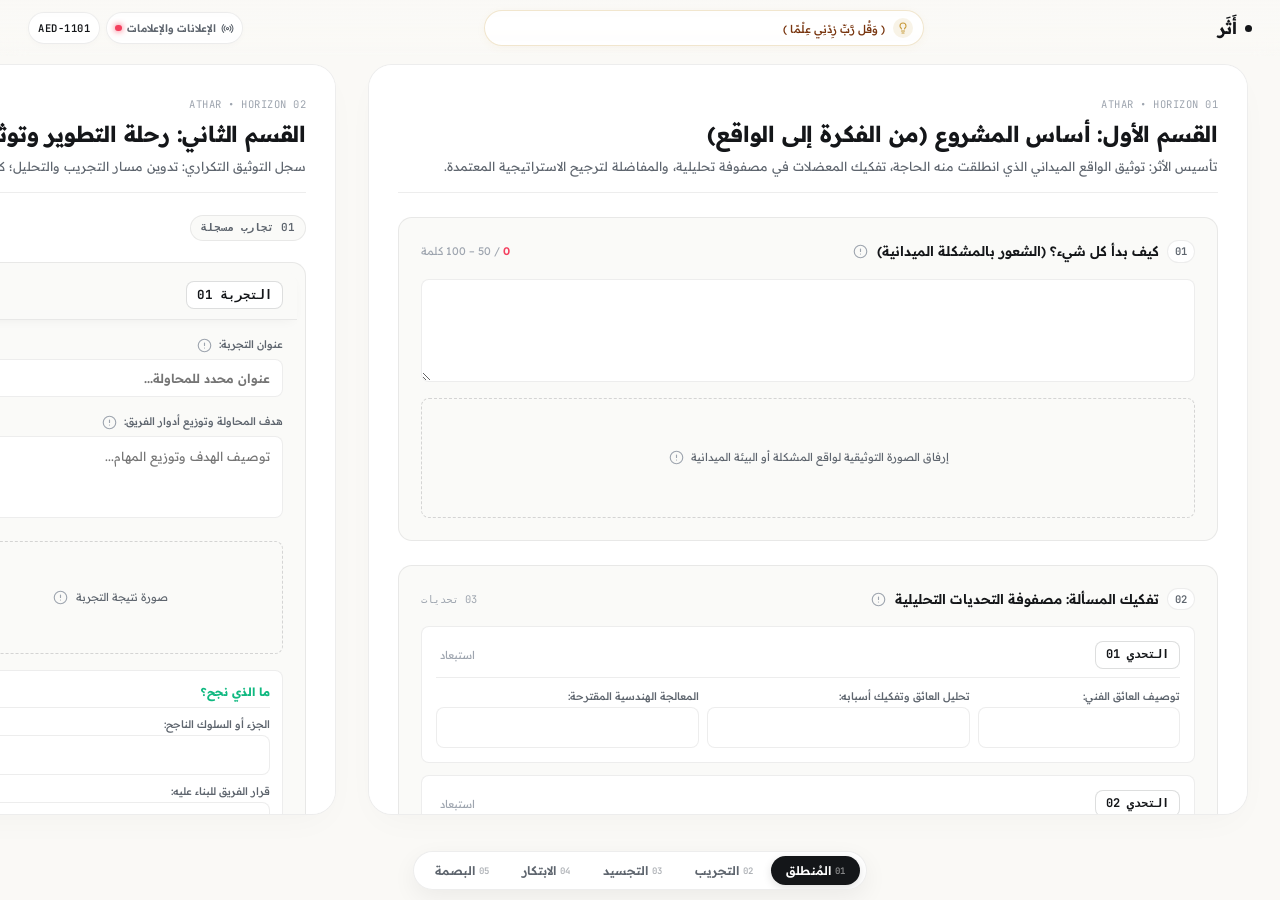
<file: أثر • ATHAR.html>
<!DOCTYPE html>
<html lang="ar" dir="rtl">
<head>
  <meta charset="UTF-8">
  <meta name="viewport" content="width=device-width, initial-scale=1.0, maximum-scale=1.0, user-scalable=no, viewport-fit=cover">
  <title>أَثَـر • ATHAR | المنظومة المعيارية الموحدة</title>
  
  <link rel="preconnect" href="https://fonts.googleapis.com">
  <link rel="preconnect" href="https://fonts.gstatic.com" crossorigin>
  <link href="https://fonts.googleapis.com/css2?family=Amiri:ital,wght@0,400;0,700&family=JetBrains+Mono:wght@400;500;600&family=Readex+Pro:wght@300;400;500;600;700&display=swap" rel="stylesheet">

  <style>
    :root {
      --bg-sky: #faf9f6;
      --surface-pure: #ffffff;
      --ink-deep: #141619;
      --ink-soft: #5e656e;
      --ink-subtle: #9ea5af;
      --border-whisper: rgba(0, 0, 0, 0.07);
      
      --accent-gold: #c89b3c;
      --accent-gold-soft: rgba(200, 155, 60, 0.12);
      --accent-emerald: #10b981;
      --accent-rose: #f43f5e;

      --radius-organic: 24px;
      --radius-pill: 9999px;
      --font-body: 'Readex Pro', -apple-system, BlinkMacSystemFont, sans-serif;
      --font-quran: 'Amiri', serif;
      --font-code: 'JetBrains Mono', monospace;

      --ease-genesis: cubic-bezier(0.16, 1, 0.3, 1);
    }

    * { box-sizing: border-box; margin: 0; padding: 0; font-family: var(--font-body); -webkit-tap-highlight-color: transparent; }

    html, body {
      width: 100vw;
      height: 100vh;
      height: 100dvh;
      overflow: hidden;
      background-color: var(--bg-sky);
      color: var(--ink-deep);
    }

    body {
      display: flex;
      flex-direction: column;
      position: relative;
    }

    /* 1. الترويسة الموحدة المنضبطة هندسياً */
    header {
      position: fixed;
      top: 0; left: 0; right: 0;
      padding: 10px clamp(8px, 2.5vw, 28px);
      display: flex;
      justify-content: space-between;
      align-items: center;
      gap: clamp(8px, 1.5vw, 16px);
      z-index: 100;
      pointer-events: none;
      background: linear-gradient(180deg, rgba(250, 249, 246, 0.98) 0%, rgba(250, 249, 246, 0.85) 80%, transparent 100%);
      backdrop-filter: blur(12px);
      -webkit-backdrop-filter: blur(12px);
      max-width: 100vw;
    }

    /* حيز الشعار الصافي ذو العرض الثابت والمستقر */
    .brand-stable-stage {
      display: flex;
      align-items: center;
      gap: 7.5px;
      height: 36px;
      width: 86px;
      min-width: 86px;
      max-width: 86px;
      pointer-events: auto;
      flex-shrink: 0;
      position: relative;
    }

    /* نطفة الأثر: في المنتصف الرأسي تماماً بمحاذاة الشعار */
    .genesis-seed-pulse {
      width: 7.5px;
      height: 7.5px;
      background: var(--ink-deep);
      border-radius: 50%;
      flex-shrink: 0;
      animation: pulseOrigin 3.2s infinite var(--ease-genesis);
      margin-top: 1px;
    }
    @keyframes pulseOrigin {
      0% { box-shadow: 0 0 0 0 rgba(20, 22, 25, 0.28); transform: scale(0.9); }
      50% { box-shadow: 0 0 0 7px rgba(20, 22, 25, 0); transform: scale(1.2); }
      100% { box-shadow: 0 0 0 0 rgba(20, 22, 25, 0); transform: scale(0.9); }
    }

    /* الشعار ككتلة واحدة نقية ومستحيلة الانفصال */
    .brand-logo-text {
      font-size: clamp(15px, 3vw, 16.5px);
      font-weight: 700;
      letter-spacing: -0.2px;
      line-height: 1;
      white-space: nowrap;
      transition: opacity 0.4s var(--ease-genesis), transform 0.4s var(--ease-genesis), filter 0.4s var(--ease-genesis);
      transform-origin: center right;
    }
    .brand-logo-text.fading {
      opacity: 0;
      transform: scale(0.92);
      filter: blur(3px);
    }

    /* حيز مصباح البصيرة المعزول تماماً عن أي تغيير */
    .insight-stable-deck {
      flex: 1;
      min-width: 0;
      max-width: 440px;
      height: 36px;
      pointer-events: auto;
      background: rgba(255, 255, 255, 0.95);
      border: 1px solid rgba(200, 155, 60, 0.25);
      border-radius: var(--radius-pill);
      padding: 0 10px;
      display: flex;
      align-items: center;
      gap: 8px;
      cursor: pointer;
      box-shadow: 0 2px 8px rgba(200, 155, 60, 0.06);
      transition: border-color 0.25s, box-shadow 0.25s;
    }
    .insight-stable-deck:hover {
      border-color: var(--accent-gold);
      box-shadow: 0 4px 14px rgba(200, 155, 60, 0.14);
    }

    .bulb-beacon {
      width: 20px;
      height: 20px;
      border-radius: 50%;
      background: var(--accent-gold-soft);
      color: var(--accent-gold);
      display: flex;
      align-items: center;
      justify-content: center;
      flex-shrink: 0;
    }

    /* نافذة العرض المقنعة للآيات والأحاديث */
    .insight-masked-viewport {
      flex: 1;
      min-width: 0;
      height: 100%;
      overflow: hidden;
      position: relative;
      mask-image: linear-gradient(to left, black 0%, black 90%, transparent 100%);
      -webkit-mask-image: linear-gradient(to left, black 0%, black 90%, transparent 100%);
    }

    /* النص القرآني والنبوي: معزول ومحمي من أي تغيير */
    .insight-kinetic-text {
      position: absolute;
      right: 0;
      top: 0;
      bottom: 0;
      white-space: nowrap;
      font-family: var(--font-body) !important;
      font-size: 11px !important;
      color: #78350f;
      font-weight: 500;
      line-height: 36px;
      display: inline-block;
      transition: opacity 0.4s var(--ease-genesis);
      will-change: right, opacity;
    }

    /* أدوات الترويسة اليسرى المحصنة الدائمة */
    .tools-cluster {
      display: flex;
      align-items: center;
      gap: 6px;
      pointer-events: auto;
      flex-shrink: 0;
    }

    /* زر «الإعلانات والإعلامات» الرسمي الرصين */
    .btn-notif-official {
      height: 32px;
      padding: 0 8px;
      border-radius: var(--radius-pill);
      background: rgba(255, 255, 255, 0.95);
      border: 1px solid var(--border-whisper);
      display: inline-flex;
      align-items: center;
      gap: 5px;
      color: var(--ink-soft);
      cursor: pointer;
      position: relative;
      transition: all 0.2s var(--ease-genesis);
      box-shadow: 0 2px 6px rgba(0, 0, 0, 0.02);
      flex-shrink: 0;
    }
    .btn-notif-official:hover { color: var(--ink-deep); border-color: rgba(0,0,0,0.18); transform: scale(1.02); }
    .btn-notif-official:active { transform: scale(0.95); }

    .btn-notif-label {
      font-size: 10.5px;
      font-weight: 600;
      display: none;
    }
    @media (min-width: 640px) { .btn-notif-label { display: inline; } }

    .signal-dot-live {
      width: 6.5px;
      height: 6.5px;
      background: var(--accent-rose);
      border-radius: 50%;
      box-shadow: 0 0 6px var(--accent-rose);
      animation: pulseSignal 2s infinite;
      flex-shrink: 0;
    }
    @keyframes pulseSignal {
      0%, 100% { opacity: 1; transform: scale(1); }
      50% { opacity: 0.4; transform: scale(0.85); }
    }

    /* كود ورمز الفريق الدائم الظهور */
    .team-code-pill {
      background: rgba(255, 255, 255, 0.95);
      border: 1px solid var(--border-whisper);
      padding: 0 9px;
      height: 32px;
      border-radius: var(--radius-pill);
      font-size: 10.5px;
      font-family: var(--font-code);
      font-weight: 600;
      color: var(--ink-deep);
      display: inline-flex;
      align-items: center;
      justify-content: center;
      flex-shrink: 0;
      box-shadow: 0 2px 6px rgba(0, 0, 0, 0.02);
      letter-spacing: 0.5px;
    }

    /* 2. مدرج الأفق المنزلق للشاشات */
    .horizon-runway {
      flex: 1;
      display: flex;
      overflow-x: auto;
      scroll-snap-type: x mandatory;
      scroll-behavior: smooth;
      scrollbar-width: none;
      padding: 64px clamp(10px, 2.5vw, 32px) 85px;
      gap: clamp(14px, 2.5vw, 32px);
      align-items: center;
    }
    .horizon-runway::-webkit-scrollbar { display: none; }

    .flight-frame-card {
      flex: 0 0 min(880px, calc(100vw - clamp(20px, 5vw, 64px)));
      height: 100%;
      scroll-snap-align: center;
      background: var(--surface-pure);
      border-radius: var(--radius-organic);
      border: 1px solid var(--border-whisper);
      box-shadow: 0 12px 36px -10px rgba(0, 0, 0, 0.035);
      overflow: hidden;
      display: flex;
      flex-direction: column;
      transform-origin: center center;
      animation: cardGenesis 0.8s var(--ease-genesis) backwards;
    }
    @keyframes cardGenesis {
      0% { opacity: 0; transform: scale(0.92); filter: blur(6px); }
      100% { opacity: 1; transform: scale(1); filter: blur(0); }
    }

    .module-iframe {
      width: 100%;
      height: 100%;
      border: none;
      display: block;
      background: transparent;
    }

    /* 3. شريط الأفق السفلي العربي الرصين */
    .horizon-dock {
      position: fixed;
      bottom: calc(10px + env(safe-area-inset-bottom, 0px));
      left: 50%;
      transform: translateX(-50%);
      background: rgba(255, 255, 255, 0.96);
      backdrop-filter: blur(20px);
      -webkit-backdrop-filter: blur(20px);
      border: 1px solid var(--border-whisper);
      box-shadow: 0 8px 24px rgba(0, 0, 0, 0.06);
      border-radius: var(--radius-pill);
      padding: 4px 6px;
      display: flex;
      align-items: center;
      gap: 3px;
      z-index: 100;
      max-width: calc(100vw - 16px);
      overflow-x: auto;
      scrollbar-width: none;
    }
    .horizon-dock::-webkit-scrollbar { display: none; }

    .horizon-btn {
      border: none;
      background: transparent;
      padding: 7px clamp(8px, 1.8vw, 15px);
      border-radius: var(--radius-pill);
      font-size: clamp(10.5px, 2.3vw, 12px);
      font-weight: 600;
      color: var(--ink-soft);
      cursor: pointer;
      display: flex;
      align-items: center;
      gap: 4px;
      transition: all 0.25s var(--ease-genesis);
      white-space: nowrap;
      flex-shrink: 0;
    }
    .horizon-btn.active {
      background: var(--ink-deep);
      color: #ffffff;
      box-shadow: 0 3px 10px rgba(0, 0, 0, 0.12);
    }
    .node-idx { font-family: var(--font-code); font-size: 9px; opacity: 0.5; }

    /* النوافذ المنبثقة المتولدة */
    .genesis-modal-overlay {
      position: fixed;
      top: 0; left: 0; right: 0; bottom: 0;
      background: rgba(15, 17, 21, 0.45);
      backdrop-filter: blur(8px);
      -webkit-backdrop-filter: blur(8px);
      display: none;
      align-items: center;
      justify-content: center;
      z-index: 10000;
      padding: 16px;
    }
    .genesis-modal-card {
      background: #ffffff;
      border-radius: 20px;
      width: 100%;
      max-width: 480px;
      padding: 24px;
      box-shadow: 0 20px 50px rgba(0,0,0,0.15);
      border: 1px solid rgba(0,0,0,0.06);
      transform-origin: center;
      animation: modalBloom 0.3s var(--ease-genesis);
    }
    @keyframes modalBloom {
      from { opacity: 0; transform: scale(0.9); }
      to { opacity: 1; transform: scale(1); }
    }

    /* توحيد خط عنوان قبس البصيرة والمصدر */
    .modal-harmonized-meta {
      font-family: var(--font-body);
      font-size: 11px;
      font-weight: 600;
      color: #92400e;
      text-align: center;
      display: block;
      letter-spacing: 0.2px;
    }

    .modal-quran-text {
      font-family: var(--font-quran);
      font-size: 19px;
      line-height: 1.8;
      color: #1c1917;
      text-align: center;
      margin: 16px 0;
    }

    .btn-close-modal {
      width: 100%;
      background: #f4f4f5;
      border: none;
      padding: 10px;
      border-radius: var(--radius-pill);
      font-size: 12px;
      font-weight: 600;
      color: var(--ink-soft);
      cursor: pointer;
      margin-top: 16px;
    }
    .btn-close-modal:hover { background: #e4e4e7; color: var(--ink-deep); }
  </style>
</head>
<body>

  <!-- 1. الترويسة الموحدة المنضبطة هندسياً -->
  <header>
    
    <!-- حيز الشعار النقي: الكلمة غير مجزأة إطلاقاً والراء متصلة حتماً -->
    <div class="brand-stable-stage">
      <div class="genesis-seed-pulse" title="نواة الأثر الحي"></div>
      <div class="brand-logo-text" id="brandLogo">أَثَـر</div>
    </div>

    <!-- حيز مصباح البصيرة المعزول تماماً عن التغيير -->
    <div class="insight-stable-deck" onclick="openInsightModal()" title="انقر لقراءة قبس البصيرة كاملاً">
      <div class="bulb-beacon">
        <svg width="12" height="12" viewBox="0 0 24 24" fill="none" stroke="currentColor" stroke-width="2.2" stroke-linecap="round" stroke-linejoin="round">
          <path d="M15 14c.2-1 .7-1.7 1.5-2.5 1-.9 1.5-2.2 1.5-3.5A6 6 0 0 0 6 8c0 1 .2 2.2 1.5 3.5.7.7 1.3 1.5 1.5 2.5"/>
          <path d="M9 18h6"/><path d="M10 22h4"/>
        </svg>
      </div>
      <div class="insight-masked-viewport" id="insightViewport">
        <div class="insight-kinetic-text" id="insightText">﴿ وَقُل رَّبِّ زِدْنِي عِلْمًا ﴾</div>
      </div>
    </div>

    <!-- أدوات الترويسة اليسرى المحصنة الدائمة -->
    <div class="tools-cluster">
      <button class="btn-notif-official" onclick="openNotifModal()" title="الإعلانات والإعلامات الرسمية">
        <svg width="13" height="13" viewBox="0 0 24 24" fill="none" stroke="currentColor" stroke-width="2" stroke-linecap="round" stroke-linejoin="round">
          <path d="M4.9 19.1C1 15.2 1 8.8 4.9 4.9"/>
          <path d="M7.8 16.2c-2.3-2.3-2.3-6.1 0-8.5"/>
          <circle cx="12" cy="12" r="2"/>
          <path d="M16.2 7.8c2.3 2.3 2.3 6.1 0 8.5"/>
          <path d="M19.1 4.9C23 8.8 23 15.2 19.1 19.1"/>
        </svg>
        <span class="btn-notif-label">الإعلانات والإعلامات</span>
        <span class="signal-dot-live"></span>
      </button>

      <div class="team-code-pill">AED-1101</div>
    </div>
  </header>

  <!-- 2. مدرج الأفق المنزلق للشاشات الخمس المتخصصة -->
  <main class="horizon-runway" id="runway">
    <div class="flight-frame-card">
      <iframe class="module-iframe" src="modules/01_منطلق_الأثر.html"></iframe>
    </div>
    <div class="flight-frame-card">
      <iframe class="module-iframe" src="modules/02_مسار_التجريب.html"></iframe>
    </div>
    <div class="flight-frame-card">
      <iframe class="module-iframe" src="modules/03_التجسيد_المادي.html"></iframe>
    </div>
    <div class="flight-frame-card">
      <iframe class="module-iframe" src="modules/04_أمانة_الابتكار.html"></iframe>
    </div>
    <div class="flight-frame-card">
      <iframe class="module-iframe" src="modules/05_بصمة_الصانع.html"></iframe>
    </div>
  </main>

  <!-- 3. شريط الأفق السفلي (أسماء الفصول عربية راسخة وثابتة بلا تبديل) -->
  <nav class="horizon-dock">
    <button class="horizon-btn active" onclick="glideToModule(0, this)">
      <span class="node-idx">01</span>
      <span>المُنطلق</span>
    </button>
    <button class="horizon-btn" onclick="glideToModule(1, this)">
      <span class="node-idx">02</span>
      <span>التجريب</span>
    </button>
    <button class="horizon-btn" onclick="glideToModule(2, this)">
      <span class="node-idx">03</span>
      <span>التجسيد</span>
    </button>
    <button class="horizon-btn" onclick="glideToModule(3, this)">
      <span class="node-idx">04</span>
      <span>الابتكار</span>
    </button>
    <button class="horizon-btn" onclick="glideToModule(4, this)">
      <span class="node-idx">05</span>
      <span>البصمة</span>
    </button>
  </nav>

  <!-- نافذة قبس البصيرة المنبثقة -->
  <div class="genesis-modal-overlay" id="insightModal" onclick="if(event.target===this) closeInsightModal()">
    <div class="genesis-modal-card">
      <div style="display:flex; justify-content:center; margin-bottom:8px;">
        <div class="bulb-beacon" style="width:28px; height:28px;">
          <svg width="15" height="15" viewBox="0 0 24 24" fill="none" stroke="currentColor" stroke-width="2"><path d="M15 14c.2-1 .7-1.7 1.5-2.5 1-.9 1.5-2.2 1.5-3.5A6 6 0 0 0 6 8c0 1 .2 2.2 1.5 3.5.7.7 1.3 1.5 1.5 2.5"/><path d="M9 18h6"/><path d="M10 22h4"/></svg>
        </div>
      </div>

      <span class="modal-harmonized-meta">قبس من نور الوحي والعمل</span>
      
      <div class="modal-quran-text" id="modalFullQuote">﴿ إِنَّا لَا نُضِيعُ أَجْرَ مَنْ أَحْسَنَ عَمَلًا ﴾</div>

      <span class="modal-harmonized-meta" id="modalQuoteSource">سورة الكهف · الآية 30</span>

      <button class="btn-close-modal" onclick="closeInsightModal()">تمثّل المعنى ومواصلة الأثر</button>
    </div>
  </div>

  <!-- نافذة « الإعلانات والإعلامات » الرسمية المعتمدة -->
  <div class="genesis-modal-overlay" id="notifModal" onclick="if(event.target===this) closeNotifModal()">
    <div class="genesis-modal-card">
      <div style="display:flex; justify-content:space-between; align-items:center; border-bottom:1px solid #f1f2f4; padding-bottom:8px; margin-bottom:12px;">
        <div style="display:flex; align-items:center; gap:8px;">
          <span class="signal-dot-live"></span>
          <strong style="font-size:13.5px; color:var(--ink-deep);">الإعلانات والإعلامات</strong>
        </div>
        <span style="font-family:var(--font-code); font-size:10px; color:var(--ink-subtle);">LIVE STREAM</span>
      </div>

      <div style="background:#fafaf8; border:1px solid var(--border-whisper); padding:12px; border-radius:12px; margin-bottom:8px;">
        <span style="font-size:10.5px; color:#92400e; font-weight:700;">إدارة المنظومة المركزية</span>
        <h4 style="font-size:12px; margin:3px 0; color:var(--ink-deep);">تأكيد موثوقية الأثر وتكامل الحقول</h4>
        <p style="font-size:11.5px; color:var(--ink-soft); line-height:1.5; margin:0;">
          تم تفعيل تدقيق مصفوفة التحديات ودرع التحقق البشري من الذكاء الاصطناعي بنجاح لكافة أعضاء الفريق.
        </p>
      </div>

      <button class="btn-close-modal" onclick="closeNotifModal()">إغلاق</button>
    </div>
  </div>

  <script>
    const sleep = ms => new Promise(resolve => setTimeout(resolve, ms));

    // =========================================================================
    // 1. تبادل الشعار النقي المصمت: « أَثَـر » ↔ « ATHAR » ككتلة واحدة أصيلة
    // =========================================================================
    let isArabicLogo = true;
    const logoEl = document.getElementById('brandLogo');

    setInterval(() => {
      isArabicLogo = !isArabicLogo;
      logoEl.classList.add('fading');
      setTimeout(() => {
        logoEl.textContent = isArabicLogo ? 'أَثَـر' : 'ATHAR';
        logoEl.style.letterSpacing = isArabicLogo ? '-0.2px' : '0.5px';
        logoEl.classList.remove('fading');
      }, 400);
    }, 4500);

    // =========================================================================
    // 2. خوارزمية البصيرة الحركية المكتملة (عرض كامل ➔ مهلة تأمل ➔ انتقال)
    // =========================================================================
    const INSIGHT_BANK = [
      { short: "﴿ وَقُل رَّبِّ زِدْنِي عِلْمًا ﴾", full: "﴿ فَتَعَالَى اللَّهُ الْمَلِكُ الْحَقُّ ۗ وَلَا تَعْجَلْ بِالْقُرْآنِ مِن قَبْلِ أَن يُقْضَىٰ إِلَيْكَ وَحْيُهُ ۖ وَقُل رَّبِّ زِدْنِي عِلْمًا ﴾", src: "سورة طه · الآية 114" },
      { short: "« إِنَّ اللَّهَ يُحِبُّ إِذَا عَمِلَ أَحَدُكُمْ عَمَلًا أَنْ يُتْقِنَهُ »", full: "« إِنَّ اللَّهَ تَعَالَى يُحِبُّ إِذَا عَمِلَ أَحَدُكُمْ عَمَلًا أَنْ يُتْقِنَهُ »", src: "حديث شريف · رواه البيهقي" },
      { short: "﴿ صُنْعَ اللَّهِ الَّذِي أَتْقَنَ كُلَّ شَيْءٍ ﴾", full: "﴿ صُنْعَ اللَّهِ الَّذِي أَتْقَنَ كُلَّ شَيْءٍ ۚ إِنَّهُ خَبِيرٌ بِمَا تَفْعَلُونَ ﴾", src: "سورة النمل · الآية 88" },
      { short: "« مَنْ سَلَكَ طَرِيقًا يَلْتَمِسُ فِيهِ عِلْمًا سَهَّلَ اللَّهُ لَهُ طَرِيقًا إِلَى الْجَنَّةِ »", full: "« وَمَنْ سَلَكَ طَرِيقًا يَلْتَمِسُ فِيهِ عِلْمًا سَهَّلَ اللَّهُ لَهُ بِهِ طَرِيقًا إِلَى الْجَنَّةِ »", src: "حديث شريف · صحيح مسلم" },
      { short: "﴿ إِنَّا لَا نُضِيعُ أَجْرَ مَنْ أَحْسَنَ عَمَلًا ﴾", full: "﴿ إِنَّ الَّذِينَ آمَنُوا وَعَمِلُوا الصَّالِحَاتِ إِنَّا لَا نُضِيعُ أَجْرَ مَنْ أَحْسَنَ عَمَلًا ﴾", src: "سورة الكهف · الآية 30" }
    ];

    let currentInsightIdx = 0;
    const insightTextEl = document.getElementById('insightText');
    const viewportEl = document.getElementById('insightViewport');

    async function runInsightLifecycle() {
      while (true) {
        const item = INSIGHT_BANK[currentInsightIdx];

        insightTextEl.style.transition = 'none';
        insightTextEl.style.right = '0px';
        insightTextEl.style.opacity = '0';
        insightTextEl.textContent = item.short;

        await sleep(50);
        insightTextEl.style.transition = 'opacity 0.4s ease';
        insightTextEl.style.opacity = '1';

        await sleep(2200);

        const containerWidth = viewportEl.clientWidth;
        const textWidth = insightTextEl.scrollWidth;
        const overflow = textWidth - containerWidth;

        if (overflow > 6) {
          const scrollDuration = (overflow / 32);
          insightTextEl.style.transition = `right ${scrollDuration}s linear`;
          insightTextEl.style.right = `-${overflow + 8}px`;

          await sleep(scrollDuration * 1000);
        }

        await sleep(3800);

        insightTextEl.style.transition = 'opacity 0.5s ease';
        insightTextEl.style.opacity = '0';
        await sleep(500);

        currentInsightIdx = (currentInsightIdx + 1) % INSIGHT_BANK.length;
      }
    }

    window.addEventListener('DOMContentLoaded', () => {
      runInsightLifecycle();
    });

    function openInsightModal() {
      const item = INSIGHT_BANK[currentInsightIdx];
      document.getElementById('modalFullQuote').textContent = item.full;
      document.getElementById('modalQuoteSource').textContent = item.src;
      document.getElementById('insightModal').style.display = 'flex';
    }
    function closeInsightModal() { document.getElementById('insightModal').style.display = 'none'; }
    function openNotifModal() { document.getElementById('notifModal').style.display = 'flex'; }
    function closeNotifModal() { document.getElementById('notifModal').style.display = 'none'; }

    // =========================================================================
    // 3. ملاحة الأفق الثابتة والسلسة
    // =========================================================================
    const runway = document.getElementById('runway');
    const cards = document.querySelectorAll('.flight-frame-card');
    const buttons = document.querySelectorAll('.horizon-btn');

    function glideToModule(index, btnEl) {
      buttons.forEach(b => b.classList.remove('active'));
      btnEl.classList.add('active');

      cards[index].scrollIntoView({
        behavior: 'smooth',
        inline: 'center',
        block: 'nearest'
      });
    }

    runway.addEventListener('scroll', () => {
      let closest = 0;
      let minDiff = Infinity;
      cards.forEach((card, idx) => {
        const box = card.getBoundingClientRect();
        const diff = Math.abs(box.left + box.width / 2 - window.innerWidth / 2);
        if (diff < minDiff) { minDiff = diff; closest = idx; }
      });
      buttons.forEach((b, i) => b.classList.toggle('active', i === closest));
    }, { passive: true });

    document.addEventListener('keydown', (e) => {
      let activeIdx = Array.from(buttons).findIndex(b => b.classList.contains('active'));
      if (e.key === 'ArrowLeft' && activeIdx < cards.length - 1) glideToModule(activeIdx + 1, buttons[activeIdx + 1]);
      else if (e.key === 'ArrowRight' && activeIdx > 0) glideToModule(activeIdx - 1, buttons[activeIdx - 1]);
      if (e.key === 'Escape') { closeInsightModal(); closeNotifModal(); }
    });
  </script>
</body>
</html>
</file>
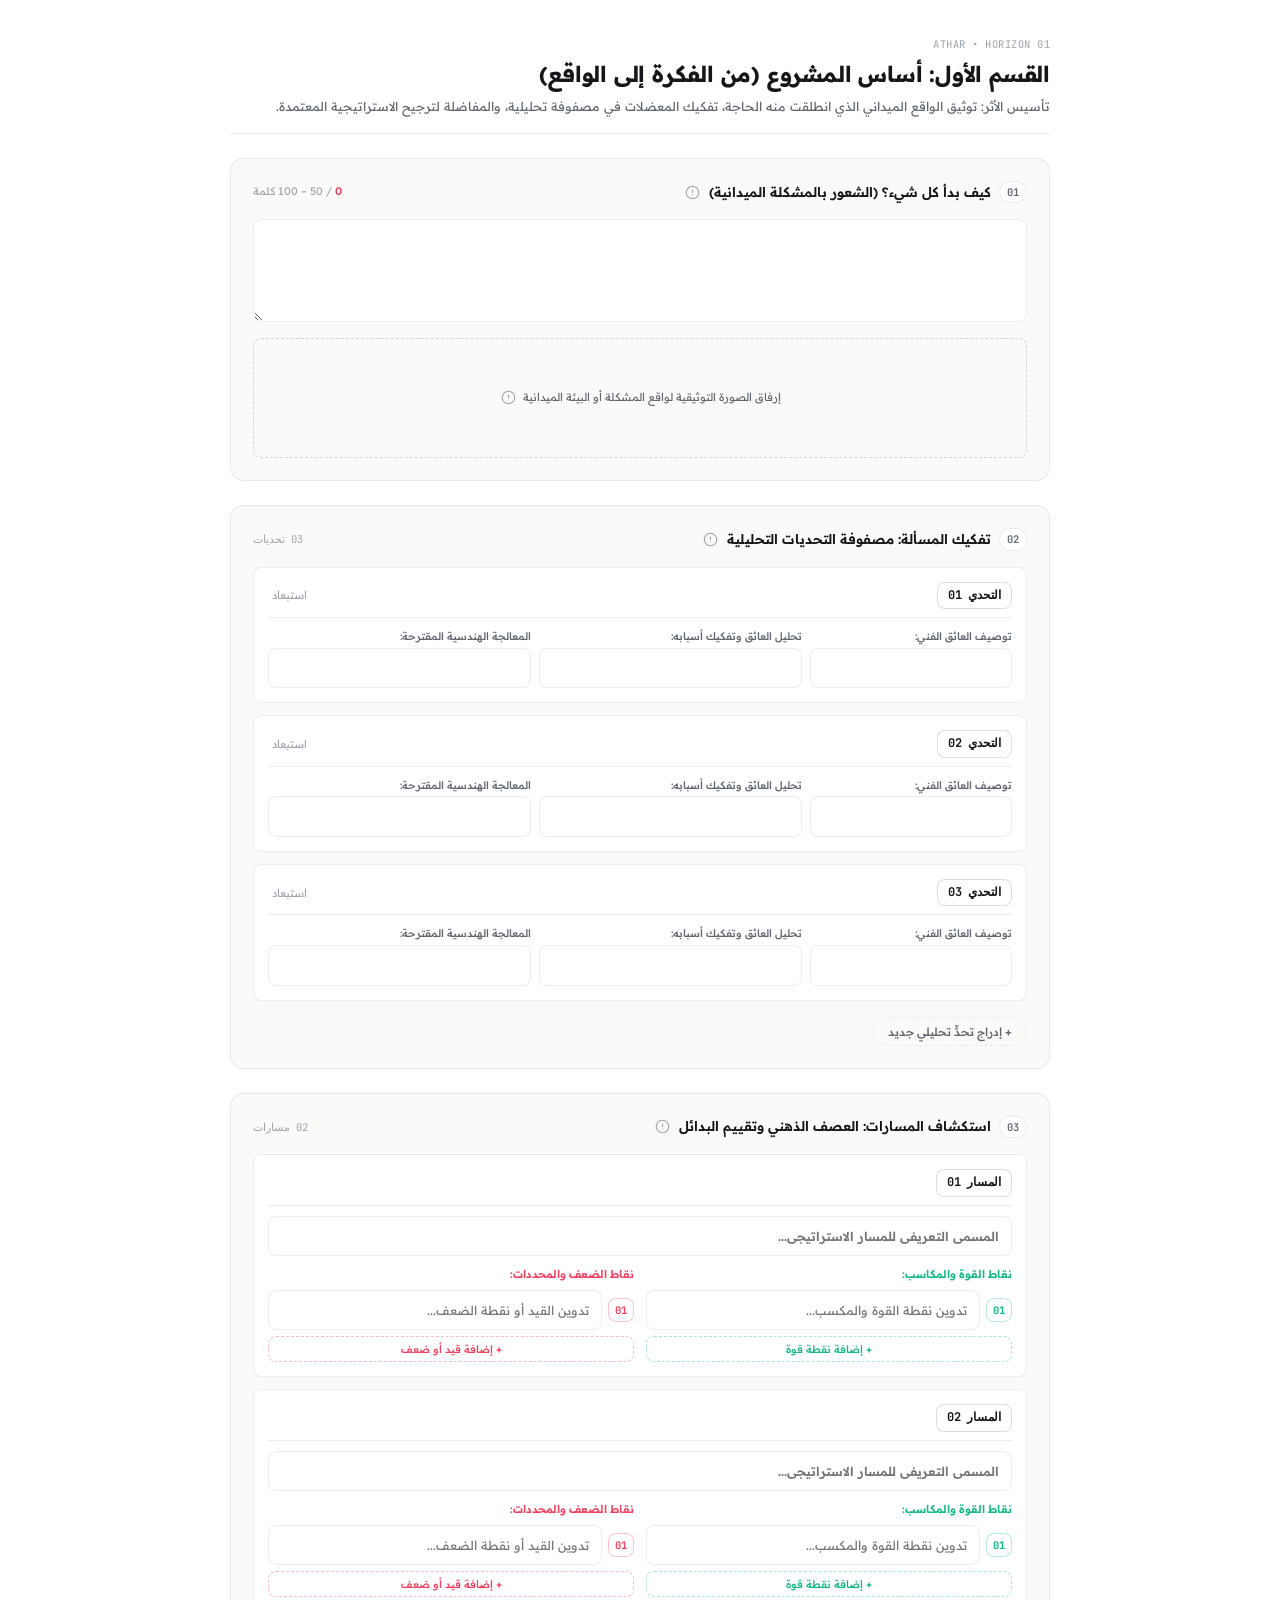
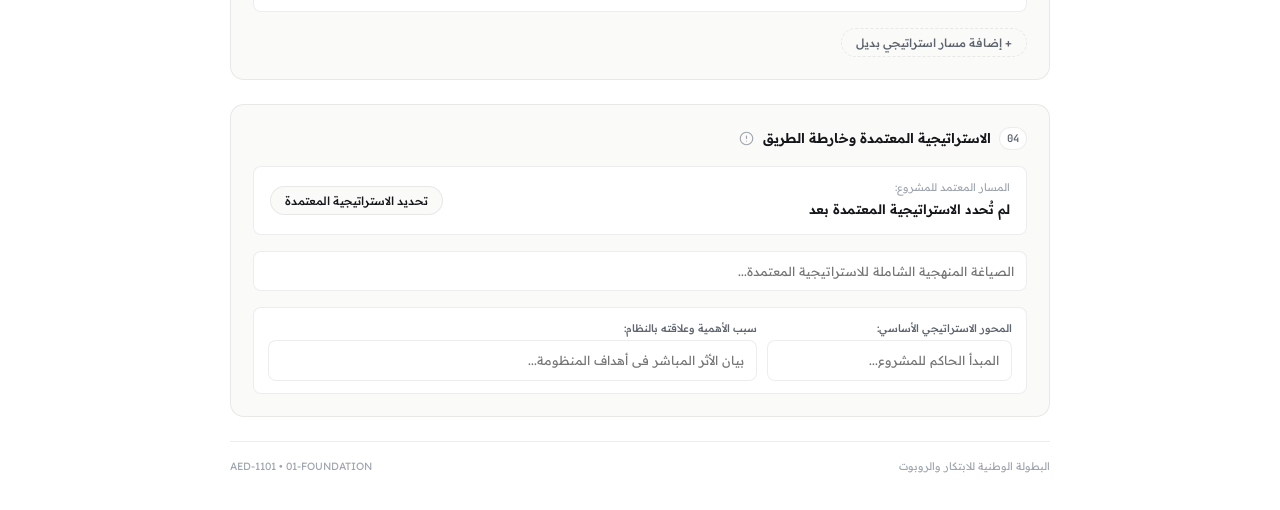
<file: modules/01_منطلق_الأثر.html>
<!DOCTYPE html>
<html lang="ar" dir="rtl">
<head>
  <meta charset="UTF-8">
  <meta name="viewport" content="width=device-width, initial-scale=1.0, maximum-scale=1.0, user-scalable=no, viewport-fit=cover">
  <title>أَثَـر • مُنطَلَق الأثر</title>
  
  <link rel="preconnect" href="https://fonts.googleapis.com">
  <link rel="preconnect" href="https://fonts.gstatic.com" crossorigin>
  <link href="https://fonts.googleapis.com/css2?family=JetBrains+Mono:wght@400;500;600;700&family=Readex+Pro:wght@300;400;500;600;700&display=swap" rel="stylesheet">

  <style>
    /* التوافق اللوني الحرفي والمطلق مع منظومة ATHAR وباقي الأقسام */
    :root {
      --bg-sky: #faf9f6;
      --surface-pure: #ffffff;
      --surface-card: #fafaf8;
      
      --ink-deep: #141619;
      --ink-soft: #5e656e;
      --ink-subtle: #9ea5af;

      --border-whisper: rgba(0, 0, 0, 0.07);
      --border-focus: rgba(20, 22, 25, 0.3);

      --accent-valid: #10b981;
      --accent-alert: #f43f5e;

      --font-body: 'Readex Pro', -apple-system, sans-serif;
      --font-code: 'JetBrains Mono', monospace;

      --radius-sm: 8px;
      --radius-md: 14px;
      --radius-pill: 9999px;

      --ease: cubic-bezier(0.16, 1, 0.3, 1);
    }

    * {
      box-sizing: border-box;
      margin: 0;
      padding: 0;
      font-family: var(--font-body);
      -webkit-font-smoothing: antialiased;
    }

    html, body {
      width: 100%;
      max-width: 100vw;
      overflow-x: hidden;
      background-color: var(--surface-pure);
      color: var(--ink-deep);
    }

    body {
      padding: clamp(16px, 3.5vw, 36px) clamp(12px, 3vw, 28px);
      line-height: 1.6;
    }

    .master-flow {
      max-width: 820px;
      margin: 0 auto;
      display: flex;
      flex-direction: column;
      gap: 24px;
      width: 100%;
    }

    /* الترويسة الرئيسية */
    .folio-header {
      display: flex;
      flex-direction: column;
      gap: 4px;
      padding-bottom: 16px;
      border-bottom: 1px solid var(--border-whisper);
    }
    .folio-meta {
      font-family: var(--font-code);
      font-size: 10.5px;
      color: var(--ink-subtle);
      letter-spacing: 0.5px;
    }
    .folio-heading {
      font-size: clamp(18px, 2.8vw, 22px);
      font-weight: 700;
      letter-spacing: -0.2px;
      color: var(--ink-deep);
    }
    .folio-brief {
      font-size: 12.5px;
      color: var(--ink-soft);
      line-height: 1.65;
    }

    /* كتل الأقسام المتطابقة مع الأقسام 2 و 3 و 4 و 5 */
    .stage-section {
      background: var(--surface-card);
      border-radius: var(--radius-md);
      border: 1px solid var(--border-whisper);
      padding: clamp(14px, 3vw, 22px);
      display: flex;
      flex-direction: column;
      gap: 16px;
      position: relative;
      transition: all 0.3s var(--ease);
      scroll-margin-top: 18px;
    }
    .stage-section:focus-within {
      background: var(--surface-pure);
      border-color: rgba(20, 22, 25, 0.2);
      box-shadow: 0 10px 30px -10px rgba(0, 0, 0, 0.04);
    }

    .stage-bar {
      display: flex;
      justify-content: space-between;
      align-items: center;
      gap: 10px;
      flex-wrap: wrap;
    }
    .stage-identity {
      display: flex;
      align-items: center;
      gap: 8px;
      flex: 1;
      min-width: 200px;
    }
    .stage-num {
      font-family: var(--font-code);
      font-size: 10.5px;
      font-weight: 600;
      color: var(--ink-soft);
      background: var(--surface-pure);
      padding: 2px 7px;
      border-radius: var(--radius-pill);
      border: 1px solid var(--border-whisper);
      flex-shrink: 0;
    }
    .stage-title {
      font-size: 13.5px;
      font-weight: 600;
      color: var(--ink-deep);
      line-height: 1.4;
    }

    /* شارات الترقيم التلقائي الموحدة */
    .auto-num-badge {
      font-family: var(--font-code);
      font-size: 12px;
      font-weight: 700;
      color: var(--ink-deep);
      background: var(--surface-pure);
      padding: 3px 10px;
      border-radius: var(--radius-sm);
      border: 1px solid rgba(20, 22, 25, 0.14);
      letter-spacing: -0.2px;
      display: inline-flex;
      align-items: center;
      gap: 6px;
    }

    /* زر التلميح */
    .beacon-btn {
      width: 18px;
      height: 18px;
      border-radius: 50%;
      border: none;
      background: transparent;
      display: inline-flex;
      align-items: center;
      justify-content: center;
      color: var(--ink-subtle);
      cursor: pointer;
      flex-shrink: 0;
      padding: 0;
      transition: color 0.2s, transform 0.2s;
    }
    .beacon-btn:hover, .beacon-btn.active {
      color: var(--ink-deep);
      transform: scale(1.15);
    }
    .beacon-btn svg {
      width: 15px;
      height: 15px;
    }

    /* النافذة العائمة المركزية المانعة للفيضان */
    #masterTooltip {
      position: fixed;
      z-index: 100000;
      background: #141619;
      color: #ffffff;
      font-size: 11px;
      font-weight: 400;
      line-height: 1.55;
      padding: 9px 13px;
      border-radius: var(--radius-sm);
      box-shadow: 0 10px 30px rgba(0, 0, 0, 0.25);
      pointer-events: none;
      opacity: 0;
      visibility: hidden;
      transform: translateY(4px);
      transition: opacity 0.2s var(--ease), transform 0.2s var(--ease);
      max-width: 250px;
      box-sizing: border-box;
      white-space: normal;
    }
    #masterTooltip.visible {
      opacity: 1;
      visibility: visible;
      transform: translateY(0);
    }

    /* عداد الكلمات الموحد بلوني المنظومة الأساسية */
    .word-meter-inline {
      font-family: var(--font-code);
      font-size: 11px;
      color: var(--ink-subtle);
      display: inline-flex;
      align-items: baseline;
      gap: 3px;
      white-space: nowrap !important;
      flex-shrink: 0;
    }
    .meter-current {
      font-weight: 600;
      color: var(--ink-soft);
      transition: color 0.2s;
    }
    .word-meter-inline.in-range .meter-current { color: var(--accent-valid); }
    .word-meter-inline.out-range .meter-current { color: var(--accent-alert); }

    /* الحقول النصية المتطابقة نقاءً مع باقي الأقسام */
    textarea, input[type="text"] {
      width: 100%;
      border: 1px solid var(--border-whisper);
      border-radius: var(--radius-sm);
      padding: 9px 12px;
      font-size: 12.5px;
      line-height: 1.65;
      color: var(--ink-deep);
      background: var(--surface-pure);
      outline: none;
      transition: border-color 0.2s var(--ease), box-shadow 0.2s var(--ease);
    }
    textarea:focus, input[type="text"]:focus {
      border-color: var(--border-focus);
      box-shadow: 0 0 0 3px rgba(20, 22, 25, 0.035);
    }
    textarea {
      resize: vertical;
      min-height: 75px;
    }

    /* مسرح إرفاق الصورة التأسيسية المتطابق مع باقي الأقسام */
    .media-shelf {
      border: 1px dashed rgba(20, 22, 25, 0.16);
      border-radius: var(--radius-sm);
      background: var(--surface-card);
      padding: 16px;
      display: flex;
      flex-direction: column;
      align-items: center;
      justify-content: center;
      text-align: center;
      gap: 6px;
      cursor: pointer;
      position: relative;
      transition: border-color 0.2s;
      min-height: 120px;
    }
    .media-shelf:hover {
      border-color: var(--ink-deep);
    }
    .media-shelf-text {
      font-size: 11px;
      color: var(--ink-soft);
    }
    .media-display {
      max-width: 100%;
      max-height: 240px;
      border-radius: var(--radius-sm);
      display: none;
      object-fit: contain;
    }

    /* نظام الحذف والتأكيد السلس من خطوتين */
    .inline-action-slot {
      display: flex;
      align-items: center;
      gap: 6px;
      flex-shrink: 0;
    }
    .btn-discrete-action {
      border: none;
      background: transparent;
      color: var(--ink-subtle);
      cursor: pointer;
      font-size: 11px;
      padding: 2px 4px;
      border-radius: var(--radius-sm);
      transition: all 0.2s var(--ease);
    }
    .btn-discrete-action:hover { color: var(--accent-alert); }

    .confirm-pop-deck {
      display: none;
      align-items: center;
      gap: 5px;
      background: var(--surface-pure);
      padding: 2px 6px;
      border-radius: var(--radius-sm);
      border: 1px solid rgba(244, 63, 94, 0.3);
    }
    .confirm-pop-deck.active {
      display: inline-flex;
    }
    .btn-affirm-del {
      border: none;
      background: var(--accent-alert);
      color: #ffffff;
      font-size: 9.5px;
      font-weight: 600;
      padding: 2px 8px;
      border-radius: var(--radius-pill);
      cursor: pointer;
    }
    .btn-cancel-del {
      border: none;
      background: transparent;
      color: var(--ink-soft);
      font-size: 9.5px;
      cursor: pointer;
      padding: 2px 4px;
    }

    /* مصفوفة التحديات التحليلية */
    .ledger-stack {
      display: flex;
      flex-direction: column;
      gap: 12px;
    }
    .ledger-entry {
      background: var(--surface-pure);
      border: 1px solid var(--border-whisper);
      border-radius: var(--radius-sm);
      padding: 14px;
      display: flex;
      flex-direction: column;
      gap: 10px;
      scroll-margin-top: 18px;
    }
    .ledger-head {
      display: flex;
      justify-content: space-between;
      align-items: center;
      border-bottom: 1px solid var(--border-whisper);
      padding-bottom: 8px;
    }

    .ledger-triplet {
      display: grid;
      grid-template-columns: 1fr 1.3fr 1.3fr;
      gap: 8px;
    }
    @media(max-width: 650px) {
      .ledger-triplet { grid-template-columns: 1fr; }
    }
    .triplet-label {
      font-size: 10.5px;
      font-weight: 500;
      color: var(--ink-soft);
      margin-bottom: 3px;
      display: block;
    }

    /* فضاء استكشاف البدائل */
    .strategy-deck {
      display: flex;
      flex-direction: column;
      gap: 12px;
    }
    .strategy-card {
      border: 1px solid var(--border-whisper);
      border-radius: var(--radius-sm);
      background: var(--surface-pure);
      padding: 14px;
      display: flex;
      flex-direction: column;
      gap: 10px;
      transition: border-color 0.2s;
      scroll-margin-top: 18px;
    }
    .strategy-card.is-chosen {
      border-color: var(--ink-deep);
      box-shadow: 0 4px 14px -4px rgba(0, 0, 0, 0.05);
    }
    .strategy-top-line {
      display: flex;
      justify-content: space-between;
      align-items: center;
      border-bottom: 1px solid var(--border-whisper);
      padding-bottom: 8px;
    }

    /* التعديد الذري الملون والمرقم لنقاط القوة والضعف بنقاء تام */
    .atomic-split-grid {
      display: grid;
      grid-template-columns: 1fr 1fr;
      gap: 12px;
    }
    @media(max-width: 600px) {
      .atomic-split-grid { grid-template-columns: 1fr; }
    }
    .atomic-column {
      display: flex;
      flex-direction: column;
      gap: 6px;
    }

    .atomic-column-header {
      font-size: 11px;
      font-weight: 600;
    }
    .header-pro { color: var(--accent-valid); }
    .header-con { color: var(--accent-alert); }

    .atomic-list {
      display: flex;
      flex-direction: column;
      gap: 6px;
    }
    .atomic-point-row {
      display: flex;
      align-items: center;
      gap: 6px;
    }

    /* شارات الترقيم النظيفة المتطابقة في الملمس مع بقية الأقسام */
    .point-num-tag {
      font-family: var(--font-code);
      font-size: 10.5px;
      font-weight: 700;
      padding: 3px 6px;
      border-radius: var(--radius-sm);
      background: var(--surface-pure);
      flex-shrink: 0;
      letter-spacing: -0.2px;
    }
    .tag-pro {
      color: var(--accent-valid);
      border: 1px solid rgba(16, 185, 129, 0.3);
    }
    .tag-con {
      color: var(--accent-alert);
      border: 1px solid rgba(244, 63, 94, 0.3);
    }

    .btn-remove-point {
      border: none;
      background: transparent;
      color: var(--ink-subtle);
      cursor: pointer;
      font-size: 11px;
      padding: 2px 4px;
      flex-shrink: 0;
      transition: color 0.2s;
    }
    .btn-remove-point:hover { color: var(--accent-alert); }

    /* أزرار إضافة النقاط المتناغمة */
    .btn-add-point {
      background: transparent;
      border-radius: var(--radius-sm);
      padding: 5px 10px;
      font-size: 10.5px;
      font-weight: 500;
      cursor: pointer;
      text-align: center;
      transition: all 0.2s;
    }
    .pro-add {
      color: var(--accent-valid);
      border: 1px dashed rgba(16, 185, 129, 0.35);
    }
    .pro-add:hover {
      border-color: var(--accent-valid);
    }
    .con-add {
      color: var(--accent-alert);
      border: 1px dashed rgba(244, 63, 94, 0.35);
    }
    .con-add:hover {
      border-color: var(--accent-alert);
    }

    /* أزرار الإضافة الذرية للأقسام */
    .btn-append-atom {
      background: transparent;
      border: 1px dashed var(--border-whisper);
      border-radius: var(--radius-pill);
      padding: 6px 14px;
      font-size: 11.5px;
      font-weight: 500;
      color: var(--ink-soft);
      cursor: pointer;
      display: inline-flex;
      align-items: center;
      gap: 5px;
      align-self: flex-start;
      transition: all 0.2s;
    }
    .btn-append-atom:hover {
      border-color: var(--ink-deep);
      color: var(--ink-deep);
    }

    /* المحطة الرابعة: الاستراتيجية المعتمدة ومحورها الأساسي */
    .adopted-verdict-card {
      border: 1px solid var(--border-whisper);
      border-radius: var(--radius-sm);
      background: var(--surface-pure);
      padding: 12px 16px;
      display: flex;
      justify-content: space-between;
      align-items: center;
      gap: 12px;
      flex-wrap: wrap;
    }
    .adopted-title-view {
      font-size: 13px;
      font-weight: 600;
      color: var(--ink-deep);
    }
    .btn-invoke-picker {
      background: var(--surface-card);
      border: 1px solid var(--border-whisper);
      border-radius: var(--radius-pill);
      padding: 6px 14px;
      font-size: 11.5px;
      font-weight: 500;
      color: var(--ink-deep);
      cursor: pointer;
      transition: all 0.2s;
    }
    .btn-invoke-picker:hover {
      background: var(--ink-deep);
      color: #ffffff;
      border-color: var(--ink-deep);
    }

    /* المحور الاستراتيجي الأساسي المفرَد */
    .single-pillar-layout {
      display: grid;
      grid-template-columns: 1fr 2fr;
      gap: 10px;
      background: var(--surface-pure);
      border: 1px solid var(--border-whisper);
      border-radius: var(--radius-sm);
      padding: 12px 14px;
      align-items: center;
    }
    @media (max-width: 600px) {
      .single-pillar-layout { grid-template-columns: 1fr; }
    }

    /* نافذة الاختيار المنضبطة */
    .sheet-scrim {
      position: fixed;
      top: 0; left: 0; right: 0; bottom: 0;
      background: rgba(20, 22, 25, 0.4);
      backdrop-filter: blur(4px);
      display: none;
      align-items: center;
      justify-content: center;
      z-index: 20000;
      padding: 16px;
    }
    .sheet-card {
      background: var(--surface-pure);
      border-radius: var(--radius-md);
      border: 1px solid var(--border-whisper);
      width: 100%;
      max-width: 520px;
      padding: 20px;
      display: flex;
      flex-direction: column;
      gap: 14px;
      box-shadow: 0 16px 40px rgba(0, 0, 0, 0.12);
    }
    .sheet-stream {
      display: flex;
      flex-direction: column;
      gap: 8px;
      max-height: 300px;
      overflow-y: auto;
    }
    .sheet-choice {
      background: var(--surface-card);
      border: 1px solid var(--border-whisper);
      border-radius: var(--radius-sm);
      padding: 10px 12px;
      cursor: pointer;
      display: flex;
      flex-direction: column;
      gap: 3px;
      transition: all 0.2s;
    }
    .sheet-choice:hover {
      border-color: var(--ink-deep);
      background: #ffffff;
    }
    .sheet-choice.active {
      border-color: var(--ink-deep);
      background: #ffffff;
      outline: 1.5px solid var(--ink-deep);
    }

    /* التذييل الرسمي */
    .folio-footer {
      display: flex;
      justify-content: space-between;
      align-items: center;
      padding-top: 16px;
      border-top: 1px solid var(--border-whisper);
      font-size: 10.5px;
      font-family: var(--font-code);
      color: var(--ink-subtle);
    }
  </style>
</head>
<body>

  <!-- حاوية التلميح المركزية الحرة المحسوبة برمجياً -->
  <div id="masterTooltip"></div>

  <div class="master-flow">

    <!-- الترويسة الرئيسية -->
    <header class="folio-header">
      <span class="folio-meta">ATHAR • HORIZON 01</span>
      <h1 class="folio-heading">القسم الأول: أساس المشروع (من الفكرة إلى الواقع)</h1>
      <p class="folio-brief">
        تأسيس الأثر: توثيق الواقع الميداني الذي انطلقت منه الحاجة، تفكيك المعضلات في مصفوفة تحليلية، والمفاضلة لترجيح الاستراتيجية المعتمدة.
      </p>
    </header>

    <!-- 01: الشعور بالمشكلة الميدانية -->
    <section class="stage-section">
      <div class="stage-bar">
        <div class="stage-identity">
          <span class="stage-num">01</span>
          <h2 class="stage-title">كيف بدأ كل شيء؟ (الشعور بالمشكلة الميدانية)</h2>
          
          <button type="button" class="beacon-btn" data-tip="توصيف الواقع الميداني وظروف النشأة الحقيقية التي انبثقت منها الحاجة، مع حصر الصياغة في المشكلة الواقعية دون استباق للحلول المقترحة." aria-label="إرشاد">
            <svg viewBox="0 0 24 24" fill="none" stroke="currentColor" stroke-width="1.8" stroke-linecap="round" stroke-linejoin="round">
              <circle cx="12" cy="12" r="10"/><line x1="12" y1="8" x2="12" y2="12"/><line x1="12" y1="16" x2="12.01" y2="16"/>
            </svg>
          </button>
        </div>

        <!-- عداد الكلمات الموحد بلوني المنظومة الأساسية -->
        <div class="word-meter-inline out-range" id="originMeterWrap">
          <span class="meter-current" id="wordCountDigit">0</span>
          <span>/ 50 – 100 كلمة</span>
        </div>
      </div>

      <textarea id="originNarration" rows="4" oninput="evaluateOriginMeter()"></textarea>

      <!-- حيز الصورة التأسيسية -->
      <div class="media-shelf" onclick="handleOriginShelfClick('originMediaInput', event)">
        <div style="display:flex; align-items:center; gap:6px;">
          <span class="media-shelf-text" id="originMediaPrompt">إرفاق الصورة التوثيقية لواقع المشكلة أو البيئة الميدانية</span>
          <button type="button" class="beacon-btn" data-tip="يُشترط أن تكون الصورة بصيغة PNG أو JPEG فقط، وذات وضوح مأخوذ من واقع التجربة الميدانية أو التخطيطات الأولية." aria-label="شروط الصورة">
            <svg viewBox="0 0 24 24" fill="none" stroke="currentColor" stroke-width="1.8" stroke-linecap="round" stroke-linejoin="round">
              <circle cx="12" cy="12" r="10"/><line x1="12" y1="8" x2="12" y2="12"/><line x1="12" y1="16" x2="12.01" y2="16"/>
            </svg>
          </button>
        </div>
        <input type="file" id="originMediaInput" accept="image/png, image/jpeg" style="display:none;" onchange="handleOriginImage(this)">
        <img id="originMediaView" class="media-display" alt="توثيق المشكلة">
        
        <!-- إزالة الصورة بنظام تأكيد سلس من خطوتين -->
        <div id="origin_del_container" style="display:none; position:absolute; top:8px; left:8px; z-index:10;">
          <button type="button" class="btn-discrete-action" style="background:var(--ink-deep); color:#fff; font-size:9.5px; border-radius:var(--radius-pill); padding:2px 8px;" id="origin_del_init" onclick="armOriginMediaDelete()">إزالة الصورة</button>
          <div class="confirm-pop-deck" id="origin_del_confirm">
            <button type="button" class="btn-affirm-del" onclick="disarmAndExecuteOriginMediaDelete()">تأكيد</button>
            <button type="button" class="btn-cancel-del" onclick="disarmOriginMediaDelete()">تراجع</button>
          </div>
        </div>
      </div>
    </section>

    <!-- 02: مصفوفة التحديات التحليلية -->
    <section class="stage-section">
      <div class="stage-bar">
        <div class="stage-identity">
          <span class="stage-num">02</span>
          <h2 class="stage-title">تفكيك المسألة: مصفوفة التحديات التحليلية</h2>
          
          <button type="button" class="beacon-btn" data-tip="تفكيك المشكلة الكبرى إلى تحديات فنية دقيقة مدعومة بتحليل الأسباب الجذرية والعوامل المؤثرة، مع بيان المعالجة المقترحة لكل تحدٍ." aria-label="إرشاد">
            <svg viewBox="0 0 24 24" fill="none" stroke="currentColor" stroke-width="1.8" stroke-linecap="round" stroke-linejoin="round">
              <circle cx="12" cy="12" r="10"/><line x1="12" y1="8" x2="12" y2="12"/><line x1="12" y1="16" x2="12.01" y2="16"/>
            </svg>
          </button>
        </div>

        <span style="font-family:var(--font-code); font-size:10.5px; color:var(--ink-subtle);" id="challengesCountLabel">03 تحديات</span>
      </div>

      <div class="ledger-stack" id="challengesLedger"></div>

      <button type="button" class="btn-append-atom" onclick="appendNewChallengeRow()">
        + إدراج تحدٍّ تحليلي جديد
      </button>
    </section>

    <!-- 03: استكشاف المسارات وتقييم البدائل -->
    <section class="stage-section">
      <div class="stage-bar">
        <div class="stage-identity">
          <span class="stage-num">03</span>
          <h2 class="stage-title">استكشاف المسارات: العصف الذهني وتقييم البدائل</h2>

          <button type="button" class="beacon-btn" data-tip="المفاضلة الموضوعية بين مسارين مختلفين جذرياً على الأقل، مع تفصيل نقاط القوة ومكامن الضعف لكل خيار بصورة ذرية مستقلة." aria-label="إرشاد">
            <svg viewBox="0 0 24 24" fill="none" stroke="currentColor" stroke-width="1.8" stroke-linecap="round" stroke-linejoin="round">
              <circle cx="12" cy="12" r="10"/><line x1="12" y1="8" x2="12" y2="12"/><line x1="12" y1="16" x2="12.01" y2="16"/>
            </svg>
          </button>
        </div>

        <span style="font-family:var(--font-code); font-size:10.5px; color:var(--ink-subtle);" id="strategiesCountLabel">02 مسارات</span>
      </div>

      <div class="strategy-deck" id="strategiesDeck"></div>

      <button type="button" class="btn-append-atom" onclick="appendNewStrategyNode()">
        + إضافة مسار استراتيجي بديل
      </button>
    </section>

    <!-- 04: الاستراتيجية المعتمدة وخارطة الطريق -->
    <section class="stage-section">
      <div class="stage-bar">
        <div class="stage-identity">
          <span class="stage-num">04</span>
          <h2 class="stage-title">الاستراتيجية المعتمدة وخارطة الطريق</h2>

          <button type="button" class="beacon-btn" data-tip="تحديد المسار الفائز من البدائل المدروسة، وصياغة الاستراتيجية المعتمدة ومحور ارتكازها الأساسي." aria-label="إرشاد">
            <svg viewBox="0 0 24 24" fill="none" stroke="currentColor" stroke-width="1.8" stroke-linecap="round" stroke-linejoin="round">
              <circle cx="12" cy="12" r="10"/><line x1="12" y1="8" x2="12" y2="12"/><line x1="12" y1="16" x2="12.01" y2="16"/>
            </svg>
          </button>
        </div>
      </div>

      <!-- بطاقة إقرار المسار الفائز -->
      <div class="adopted-verdict-card">
        <div>
          <span style="font-size:10.5px; color:var(--ink-subtle); display:block;">المسار المعتمد للمشروع:</span>
          <span class="adopted-title-view" id="adoptedDisplayTitle">لم تُحدد الاستراتيجية المعتمدة بعد</span>
        </div>
        <button type="button" class="btn-invoke-picker" onclick="openStrategyPicker()">
          تحديد الاستراتيجية المعتمدة
        </button>
      </div>

      <input type="text" id="finalStrategyStatement" placeholder="الصياغة المنهجية الشاملة للاستراتيجية المعتمدة..." oninput="persistMasterState()">

      <!-- محور استراتيجي أساسي مفرَد متطابق مع باقي الأقسام -->
      <div class="single-pillar-layout">
        <div>
          <span class="triplet-label">المحور الاستراتيجي الأساسي:</span>
          <input type="text" id="single_pillar_axis" placeholder="المبدأ الحاكم للمشروع..." oninput="persistMasterState()">
        </div>
        <div>
          <span class="triplet-label">سبب الأهمية وعلاقته بالنظام:</span>
          <input type="text" id="single_pillar_reason" placeholder="بيان الأثر المباشر في أهداف المنظومة..." oninput="persistMasterState()">
        </div>
      </div>
    </section>

    <!-- التذييل الرسمي -->
    <footer class="folio-footer">
      <span>البطولة الوطنية للابتكار والروبوت</span>
      <span>AED-1101 • 01-FOUNDATION</span>
    </footer>

  </div>

  <!-- نافذة الاختيار المنضبطة للاستراتيجية المعتمدة -->
  <div class="sheet-scrim" id="pickerModal" onclick="if(event.target===this) closeStrategyPicker()">
    <div class="sheet-card">
      <div style="display:flex; justify-content:space-between; align-items:center; border-bottom:1px solid var(--border-whisper); padding-bottom:10px;">
        <span style="font-size:13px; font-weight:600;">تحديد الاستراتيجية المعتمدة</span>
        <button type="button" onclick="closeStrategyPicker()" style="border:none; background:transparent; font-size:11.5px; cursor:pointer; color:var(--ink-subtle);">إغلاق</button>
      </div>

      <div class="sheet-stream" id="pickerOptionsList"></div>
    </div>
  </div>

  <script>
    const STORAGE_KEY = 'ATHAR_FOUNDATION_SCHEMA_V10';
    const IMAGE_KEY = 'ATHAR_FOUNDATION_IMAGE_V10';

    let state = {
      narration: "",
      challenges: [
        { challenge: "", analysis: "", solution: "" },
        { challenge: "", analysis: "", solution: "" },
        { challenge: "", analysis: "", solution: "" }
      ],
      strategies: [
        { title: "", pros: [""], cons: [""] },
        { title: "", pros: [""], cons: [""] }
      ],
      adoptedIndex: null,
      statement: "",
      pillar: { axis: "", reason: "" }
    };

    // ============================================================
    // محرك التلميحات الذكي
    // ============================================================
    const tooltipEl = document.getElementById('masterTooltip');
    let activeBeaconBtn = null;

    function initMasterTooltipEngine() {
      document.body.addEventListener('click', (e) => {
        const btn = e.target.closest('.beacon-btn');
        if (btn) {
          if (activeBeaconBtn === btn && tooltipEl.classList.contains('visible')) {
            hideTooltip();
          } else {
            showTooltip(btn);
          }
          return;
        }

        if (tooltipEl.classList.contains('visible')) {
          hideTooltip();
        }
      });

      window.addEventListener('scroll', () => {
        if (tooltipEl.classList.contains('visible')) hideTooltip();
      }, { passive: true });
    }

    function showTooltip(btn) {
      if (activeBeaconBtn) activeBeaconBtn.classList.remove('active');
      activeBeaconBtn = btn;
      btn.classList.add('active');

      const text = btn.getAttribute('data-tip');
      tooltipEl.textContent = text;
      tooltipEl.classList.add('visible');

      const btnRect = btn.getBoundingClientRect();
      const tipRect = tooltipEl.getBoundingClientRect();
      const tipWidth = tipRect.width;

      let left = btnRect.left + (btnRect.width / 2) - (tipWidth / 2);
      
      const margin = 14;
      const minLeft = margin;
      const maxLeft = window.innerWidth - tipWidth - margin;
      
      left = Math.max(minLeft, Math.min(maxLeft, left));

      let top = btnRect.bottom + 8;
      if (top + tipRect.height > window.innerHeight - 10) {
        top = btnRect.top - tipRect.height - 8;
      }

      tooltipEl.style.left = `${left}px`;
      tooltipEl.style.top = `${top}px`;
    }

    function hideTooltip() {
      tooltipEl.classList.remove('visible');
      if (activeBeaconBtn) {
        activeBeaconBtn.classList.remove('active');
        activeBeaconBtn = null;
      }
    }

    function handleOriginShelfClick(targetInputId, e) {
      if (e.target.closest('.beacon-btn') || e.target.closest('.confirm-pop-deck') || e.target.closest('.btn-discrete-action')) {
        return;
      }
      document.getElementById(targetInputId).click();
    }

    // 1. تدقيق عداد الكلمات
    function evaluateOriginMeter() {
      const text = document.getElementById('originNarration').value.trim();
      const count = text ? text.split(/\s+/).length : 0;
      
      const countEl = document.getElementById('wordCountDigit');
      const wrapEl = document.getElementById('originMeterWrap');

      countEl.innerText = count;
      if (count >= 50 && count <= 100) {
        wrapEl.className = "word-meter-inline in-range";
      } else {
        wrapEl.className = "word-meter-inline out-range";
      }
      state.narration = document.getElementById('originNarration').value;
      persistMasterState();
    }

    // ============================================================
    // 2. إدارة مصفوفة التحديات مع حقول نقية بيضاء كبقية الأقسام
    // ============================================================
    function renderChallenges() {
      const ledger = document.getElementById('challengesLedger');
      ledger.innerHTML = '';
      
      state.challenges.forEach((item, idx) => {
        const num = idx + 1;
        const formattedNum = num < 10 ? `0${num}` : `${num}`;

        const row = document.createElement('div');
        row.className = 'ledger-entry';
        row.id = `challenge_entry_${idx}`;
        row.innerHTML = `
          <div class="ledger-head">
            <span class="auto-num-badge">التحدي ${formattedNum}</span>
            
            ${state.challenges.length > 1 ? `
              <div class="inline-action-slot" id="ch_del_slot_${idx}">
                <button type="button" class="btn-discrete-action" onclick="armChallengeDelete(${idx})">استبعاد</button>
                <div class="confirm-pop-deck" id="ch_del_confirm_${idx}">
                  <button type="button" class="btn-affirm-del" onclick="disarmAndExecuteChallengeDelete(${idx})">تأكيد الاستبعاد</button>
                  <button type="button" class="btn-cancel-del" onclick="disarmChallengeDelete(${idx})">تراجع</button>
                </div>
              </div>
            ` : ''}
          </div>

          <div class="ledger-triplet">
            <div>
              <span class="triplet-label">توصيف العائق الفني:</span>
              <input type="text" value="${escapeHtml(item.challenge)}" oninput="updateChallenge(${idx}, 'challenge', this.value)">
            </div>
            <div>
              <span class="triplet-label">تحليل العائق وتفكيك أسبابه:</span>
              <input type="text" value="${escapeHtml(item.analysis)}" oninput="updateChallenge(${idx}, 'analysis', this.value)">
            </div>
            <div>
              <span class="triplet-label">المعالجة الهندسية المقترحة:</span>
              <input type="text" value="${escapeHtml(item.solution)}" oninput="updateChallenge(${idx}, 'solution', this.value)">
            </div>
          </div>
        `;
        ledger.appendChild(row);
      });

      const total = state.challenges.length;
      document.getElementById('challengesCountLabel').innerText = `${total < 10 ? '0' + total : total} تحديات`;
    }

    function armChallengeDelete(idx) {
      document.querySelector(`#ch_del_slot_${idx} .btn-discrete-action`).style.display = 'none';
      document.getElementById(`ch_del_confirm_${idx}`).classList.add('active');
    }

    function disarmChallengeDelete(idx) {
      document.querySelector(`#ch_del_slot_${idx} .btn-discrete-action`).style.display = 'inline-block';
      document.getElementById(`ch_del_confirm_${idx}`).classList.remove('active');
    }

    function disarmAndExecuteChallengeDelete(idx) {
      state.challenges.splice(idx, 1);
      renderChallenges();
      persistMasterState();
    }

    function appendNewChallengeRow() {
      const newIndex = state.challenges.length;
      state.challenges.push({ challenge: "", analysis: "", solution: "" });
      renderChallenges();
      persistMasterState();

      requestAnimationFrame(() => {
        const newEntry = document.getElementById(`challenge_entry_${newIndex}`);
        if (newEntry) {
          newEntry.scrollIntoView({ behavior: 'smooth', block: 'start' });
          const firstInput = newEntry.querySelector('input[type="text"]');
          if (firstInput) setTimeout(() => firstInput.focus(), 350);
        }
      });
    }

    function updateChallenge(idx, field, value) {
      state.challenges[idx][field] = value;
      persistMasterState();
    }

    // ============================================================
    // 3. إدارة فضاء البدائل مع حقول بيضاء وشارات متطابقة
    // ============================================================
    function renderStrategies() {
      const deck = document.getElementById('strategiesDeck');
      deck.innerHTML = '';

      state.strategies.forEach((item, sIdx) => {
        const num = sIdx + 1;
        const formattedNum = num < 10 ? `0${num}` : `${num}`;
        const isAdopted = (state.adoptedIndex === sIdx);

        const card = document.createElement('div');
        card.className = `strategy-card ${isAdopted ? 'is-chosen' : ''}`;
        card.id = `strategy_card_${sIdx}`;
        card.innerHTML = `
          <div class="strategy-top-line">
            <span class="auto-num-badge">
              المسار ${formattedNum} ${isAdopted ? '• [المسار المعتمد للمشروع]' : ''}
            </span>

            ${state.strategies.length > 2 ? `
              <div class="inline-action-slot" id="strat_del_slot_${sIdx}">
                <button type="button" class="btn-discrete-action" onclick="armStrategyDelete(${sIdx})">استبعاد</button>
                <div class="confirm-pop-deck" id="strat_del_confirm_${sIdx}">
                  <button type="button" class="btn-affirm-del" onclick="disarmAndExecuteStrategyDelete(${sIdx})">تأكيد الاستبعاد</button>
                  <button type="button" class="btn-cancel-del" onclick="disarmStrategyDelete(${sIdx})">تراجع</button>
                </div>
              </div>
            ` : ''}
          </div>

          <input type="text" placeholder="المسمى التعريفي للمسار الاستراتيجي..." value="${escapeHtml(item.title)}" oninput="updateStrategyTitle(${sIdx}, this.value)" style="font-weight:600;">

          <div class="atomic-split-grid">
            <!-- نقاط القوة والمكاسب (بالشارات النظيفة المتوافقة) -->
            <div class="atomic-column">
              <span class="atomic-column-header header-pro">نقاط القوة والمكاسب:</span>
              <div class="atomic-list" id="pros_list_${sIdx}">
                ${item.pros.map((p, pIdx) => {
                  const pNum = pIdx + 1;
                  const formattedP = pNum < 10 ? `0${pNum}` : `${pNum}`;
                  return `
                    <div class="atomic-point-row">
                      <span class="point-num-tag tag-pro">${formattedP}</span>
                      <input type="text" placeholder="تدوين نقطة القوة والمكسب..." value="${escapeHtml(p)}" oninput="updateAtomicPoint(${sIdx}, 'pros', ${pIdx}, this.value)">
                      
                      ${item.pros.length > 1 ? `
                        <div class="inline-action-slot" id="pros_del_slot_${sIdx}_${pIdx}">
                          <button type="button" class="btn-remove-point" onclick="armPointDelete('pros', ${sIdx}, ${pIdx})" title="حذف النقطة">✕</button>
                          <div class="confirm-pop-deck" id="pros_del_confirm_${sIdx}_${pIdx}">
                            <button type="button" class="btn-affirm-del" onclick="confirmPointDelete('pros', ${sIdx}, ${pIdx})">تأكيد</button>
                            <button type="button" class="btn-cancel-del" onclick="disarmPointDelete('pros', ${sIdx}, ${pIdx})">تراجع</button>
                          </div>
                        </div>
                      ` : ''}
                    </div>
                  `;
                }).join('')}
              </div>
              <button type="button" class="btn-add-point pro-add" onclick="addAtomicPoint(${sIdx}, 'pros')">+ إضافة نقطة قوة</button>
            </div>

            <!-- نقاط الضعف والمحددات (بالشارات النظيفة المتوافقة) -->
            <div class="atomic-column">
              <span class="atomic-column-header header-con">نقاط الضعف والمحددات:</span>
              <div class="atomic-list" id="cons_list_${sIdx}">
                ${item.cons.map((c, cIdx) => {
                  const cNum = cIdx + 1;
                  const formattedC = cNum < 10 ? `0${cNum}` : `${cNum}`;
                  return `
                    <div class="atomic-point-row">
                      <span class="point-num-tag tag-con">${formattedC}</span>
                      <input type="text" placeholder="تدوين القيد أو نقطة الضعف..." value="${escapeHtml(c)}" oninput="updateAtomicPoint(${sIdx}, 'cons', ${cIdx}, this.value)">
                      
                      ${item.cons.length > 1 ? `
                        <div class="inline-action-slot" id="cons_del_slot_${sIdx}_${cIdx}">
                          <button type="button" class="btn-remove-point" onclick="armPointDelete('cons', ${sIdx}, ${cIdx})" title="حذف النقطة">✕</button>
                          <div class="confirm-pop-deck" id="cons_del_confirm_${sIdx}_${cIdx}">
                            <button type="button" class="btn-affirm-del" onclick="confirmPointDelete('cons', ${sIdx}, ${cIdx})">تأكيد</button>
                            <button type="button" class="btn-cancel-del" onclick="disarmPointDelete('cons', ${sIdx}, ${cIdx})">تراجع</button>
                          </div>
                        </div>
                      ` : ''}
                    </div>
                  `;
                }).join('')}
              </div>
              <button type="button" class="btn-add-point con-add" onclick="addAtomicPoint(${sIdx}, 'cons')">+ إضافة قيد أو ضعف</button>
            </div>
          </div>
        `;
        deck.appendChild(card);
      });

      const total = state.strategies.length;
      document.getElementById('strategiesCountLabel').innerText = `${total < 10 ? '0' + total : total} مسارات`;
      updateAdoptedDisplay();
    }

    function armPointDelete(type, sIdx, pIdx) {
      document.querySelector(`#${type}_del_slot_${sIdx}_${pIdx} .btn-remove-point`).style.display = 'none';
      document.getElementById(`${type}_del_confirm_${sIdx}_${pIdx}`).classList.add('active');
    }

    function disarmPointDelete(type, sIdx, pIdx) {
      document.querySelector(`#${type}_del_slot_${sIdx}_${pIdx} .btn-remove-point`).style.display = 'inline-block';
      document.getElementById(`${type}_del_confirm_${sIdx}_${pIdx}`).classList.remove('active');
    }

    function confirmPointDelete(type, sIdx, pIdx) {
      state.strategies[sIdx][type].splice(pIdx, 1);
      renderStrategies();
      persistMasterState();
    }

    function armStrategyDelete(idx) {
      document.querySelector(`#strat_del_slot_${idx} .btn-discrete-action`).style.display = 'none';
      document.getElementById(`strat_del_confirm_${idx}`).classList.add('active');
    }

    function disarmStrategyDelete(idx) {
      document.querySelector(`#strat_del_slot_${idx} .btn-discrete-action`).style.display = 'inline-block';
      document.getElementById(`strat_del_confirm_${idx}`).classList.remove('active');
    }

    function disarmAndExecuteStrategyDelete(idx) {
      state.strategies.splice(idx, 1);
      if (state.adoptedIndex === idx) {
        state.adoptedIndex = null;
      } else if (state.adoptedIndex > idx) {
        state.adoptedIndex -= 1;
      }
      renderStrategies();
      persistMasterState();
    }

    function appendNewStrategyNode() {
      const newIndex = state.strategies.length;
      state.strategies.push({ title: "", pros: [""], cons: [""] });
      renderStrategies();
      persistMasterState();

      requestAnimationFrame(() => {
        const newCard = document.getElementById(`strategy_card_${newIndex}`);
        if (newCard) {
          newCard.scrollIntoView({ behavior: 'smooth', block: 'start' });
          const titleInput = newCard.querySelector('input[type="text"]');
          if (titleInput) setTimeout(() => titleInput.focus(), 350);
        }
      });
    }

    function updateStrategyTitle(idx, val) {
      state.strategies[idx].title = val;
      updateAdoptedDisplay();
      persistMasterState();
    }

    function updateAtomicPoint(sIdx, type, pIdx, val) {
      state.strategies[sIdx][type][pIdx] = val;
      persistMasterState();
    }

    function addAtomicPoint(sIdx, type) {
      state.strategies[sIdx][type].push("");
      renderStrategies();
      persistMasterState();
    }

    // ============================================================
    // 4. اختيار وتثبيت المسار المعتمد
    // ============================================================
    function updateAdoptedDisplay() {
      const display = document.getElementById('adoptedDisplayTitle');
      if (state.adoptedIndex !== null && state.strategies[state.adoptedIndex]) {
        const item = state.strategies[state.adoptedIndex];
        const num = state.adoptedIndex + 1;
        const formattedNum = num < 10 ? `0${num}` : `${num}`;
        display.innerText = item.title ? `المسار ${formattedNum}: ${item.title}` : `المسار ${formattedNum}`;
      } else {
        display.innerText = "لم تُحدد الاستراتيجية المعتمدة بعد";
      }
    }

    function openStrategyPicker() {
      const list = document.getElementById('pickerOptionsList');
      list.innerHTML = '';

      if (state.strategies.length === 0) {
        list.innerHTML = '<span style="font-size:11.5px; color:var(--ink-subtle); text-align:center; padding:12px;">لا توجد مسارات استراتيجية مدونة لاستعراضها.</span>';
      } else {
        state.strategies.forEach((item, idx) => {
          const num = idx + 1;
          const formattedNum = num < 10 ? `0${num}` : `${num}`;
          const isCurrent = (state.adoptedIndex === idx);

          const opt = document.createElement('div');
          opt.className = `sheet-choice ${isCurrent ? 'active' : ''}`;
          opt.onclick = () => selectStrategy(idx);
          opt.innerHTML = `
            <div style="display:flex; justify-content:space-between; align-items:center;">
              <strong style="font-size:12.5px; color:var(--ink-deep);">المسار ${formattedNum}: ${escapeHtml(item.title) || '(مسار غير معنون)'}</strong>
              ${isCurrent ? '<span style="font-family:var(--font-code); font-size:10px; font-weight:600;">المعتمد حالياً</span>' : ''}
            </div>
            <span style="font-size:11px; color:var(--ink-soft); line-height:1.5;">${item.pros[0] ? escapeHtml(item.pros[0]) : 'لم تسجل نقاط قوة بعد...'}</span>
          `;
          list.appendChild(opt);
        });
      }

      document.getElementById('pickerModal').style.display = 'flex';
    }

    function closeStrategyPicker() {
      document.getElementById('pickerModal').style.display = 'none';
    }

    function selectStrategy(idx) {
      state.adoptedIndex = idx;
      closeStrategyPicker();
      renderStrategies();
      persistMasterState();
    }

    // ============================================================
    // 5. إدارة الصورة التأسيسية وتأكيد إزالتها بخطوتين
    // ============================================================
    function handleOriginImage(input) {
      if (input.files && input.files[0]) {
        const reader = new FileReader();
        reader.onload = function(e) {
          displayImage(e.target.result);
          try {
            localStorage.setItem(IMAGE_KEY, e.target.result);
          } catch(err) {
            console.warn('تجاوزت الصورة الحجم المقترح للتخزين المحلي.');
          }
        };
        reader.readAsDataURL(input.files[0]);
      }
    }

    function displayImage(src) {
      const img = document.getElementById('originMediaView');
      img.src = src;
      img.style.display = 'block';
      document.getElementById('originMediaPrompt').style.display = 'none';
      document.getElementById('origin_del_container').style.display = 'block';
    }

    function armOriginMediaDelete() {
      document.getElementById('origin_del_init').style.display = 'none';
      document.getElementById('origin_del_confirm').classList.add('active');
    }

    function disarmOriginMediaDelete() {
      document.getElementById('origin_del_init').style.display = 'inline-block';
      document.getElementById('origin_del_confirm').classList.remove('active');
    }

    function disarmAndExecuteOriginMediaDelete() {
      document.getElementById('originMediaView').src = '';
      document.getElementById('originMediaView').style.display = 'none';
      document.getElementById('originMediaPrompt').style.display = 'block';
      document.getElementById('origin_del_container').style.display = 'none';
      disarmOriginMediaDelete();
      document.getElementById('originMediaInput').value = '';
      localStorage.removeItem(IMAGE_KEY);
    }

    // ============================================================
    // 6. الحفظ المحلي التلقائي
    // ============================================================
    function persistMasterState() {
      state.narration = document.getElementById('originNarration').value;
      state.statement = document.getElementById('finalStrategyStatement').value;
      state.pillar.axis = document.getElementById('single_pillar_axis').value;
      state.pillar.reason = document.getElementById('single_pillar_reason').value;

      localStorage.setItem(STORAGE_KEY, JSON.stringify(state));
    }

    function restoreMasterState() {
      const raw = localStorage.getItem(STORAGE_KEY);
      if (raw) {
        try {
          const parsed = JSON.parse(raw);
          state = { ...state, ...parsed };
          document.getElementById('originNarration').value = state.narration || '';
          document.getElementById('finalStrategyStatement').value = state.statement || '';
          
          if (state.pillar) {
            document.getElementById('single_pillar_axis').value = state.pillar.axis || '';
            document.getElementById('single_pillar_reason').value = state.pillar.reason || '';
          }
        } catch(err) {}
      }

      const cachedImg = localStorage.getItem(IMAGE_KEY);
      if (cachedImg) {
        displayImage(cachedImg);
      }

      renderChallenges();
      renderStrategies();
      evaluateOriginMeter();
    }

    function escapeHtml(str) {
      return (str || '').replace(/"/g, '&quot;');
    }

    window.addEventListener('DOMContentLoaded', () => {
      restoreMasterState();
      initMasterTooltipEngine();
    });
  </script>
</body>
</html>
</file>
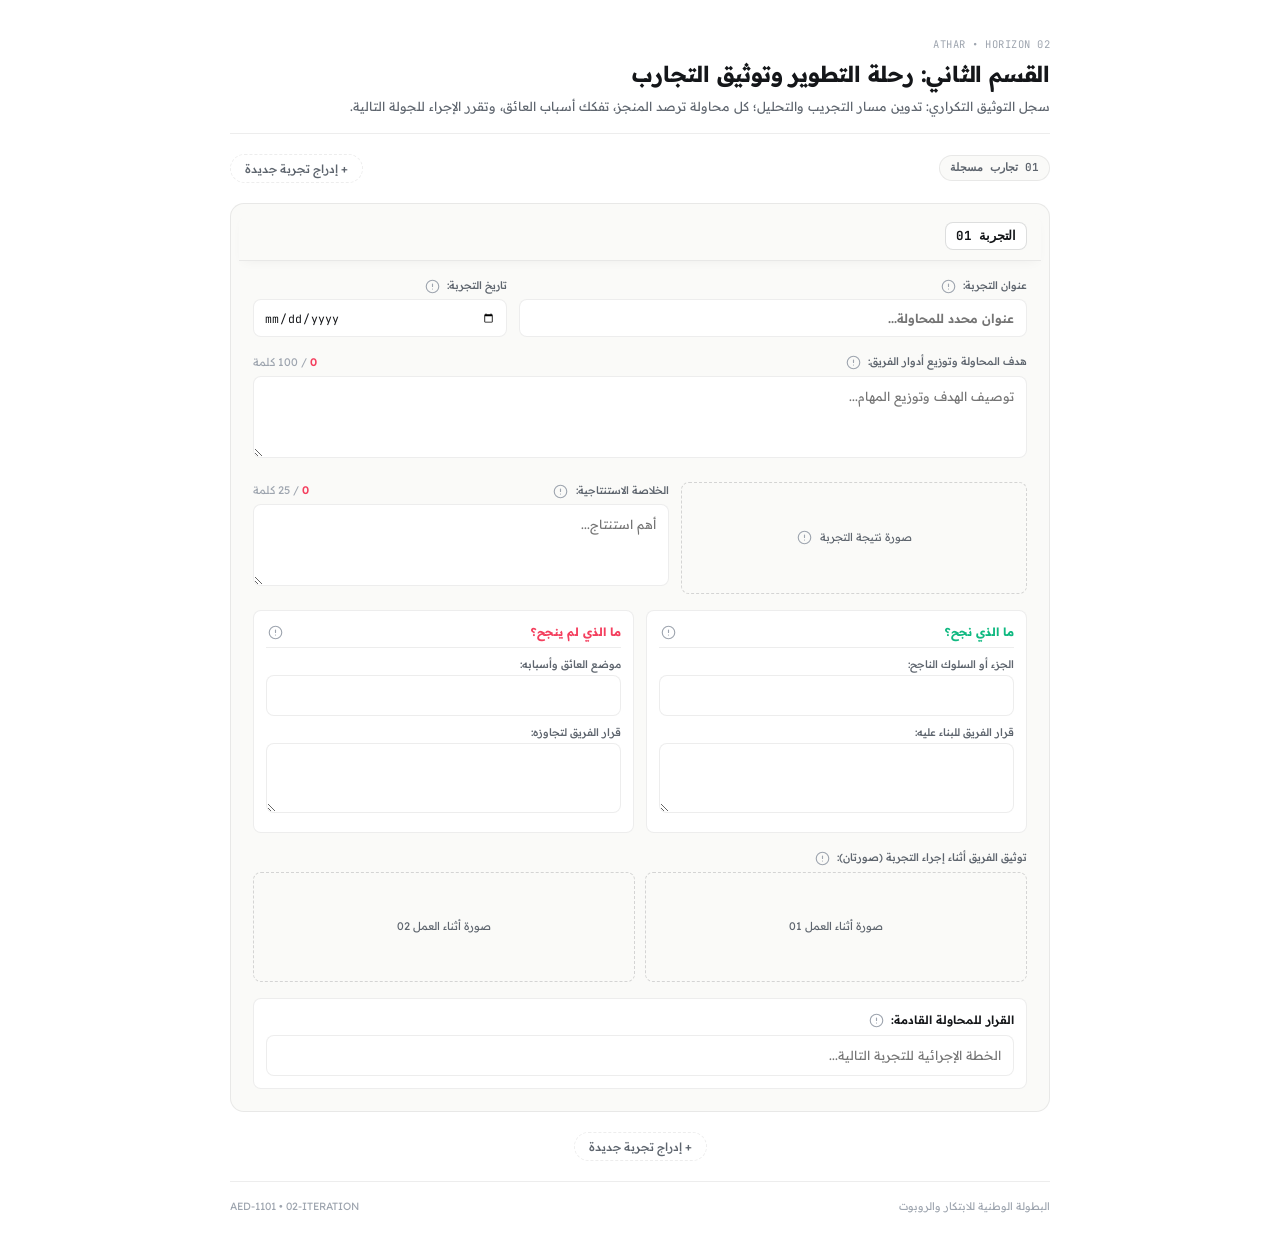
<file: modules/02_مسار_التجريب.html>
<!DOCTYPE html>
<html lang="ar" dir="rtl">
<head>
  <meta charset="UTF-8">
  <meta name="viewport" content="width=device-width, initial-scale=1.0, maximum-scale=1.0, user-scalable=no, viewport-fit=cover">
  <title>أَثَـر • مسار التجريب والتعلّم المستمر</title>
  
  <link rel="preconnect" href="https://fonts.googleapis.com">
  <link rel="preconnect" href="https://fonts.gstatic.com" crossorigin>
  <link href="https://fonts.googleapis.com/css2?family=JetBrains+Mono:wght@400;500;600;700&family=Readex+Pro:wght@300;400;500;600;700&display=swap" rel="stylesheet">

  <style>
    :root {
      --bg-sky: #faf9f6;
      --surface-pure: #ffffff;
      --surface-card: #fafaf8;
      
      --ink-deep: #141619;
      --ink-soft: #5e656e;
      --ink-subtle: #9ea5af;

      --border-whisper: rgba(0, 0, 0, 0.07);
      --border-focus: rgba(20, 22, 25, 0.3);

      --accent-valid: #10b981;
      --accent-alert: #f43f5e;

      --font-body: 'Readex Pro', -apple-system, sans-serif;
      --font-code: 'JetBrains Mono', monospace;

      --radius-sm: 8px;
      --radius-md: 14px;
      --radius-pill: 9999px;

      --ease: cubic-bezier(0.16, 1, 0.3, 1);
    }

    * {
      box-sizing: border-box;
      margin: 0;
      padding: 0;
      font-family: var(--font-body);
      -webkit-font-smoothing: antialiased;
    }

    /* حماية التمرير: إزالة أي overflow يعطل الـ sticky */
    html, body {
      width: 100%;
      background-color: var(--surface-pure);
      color: var(--ink-deep);
    }

    body {
      padding: clamp(16px, 3.5vw, 36px) clamp(12px, 3vw, 28px);
      line-height: 1.6;
    }

    .master-flow {
      max-width: 820px;
      margin: 0 auto;
      display: flex;
      flex-direction: column;
      gap: 20px;
      width: 100%;
    }

    /* الترويسة الرئيسية */
    .folio-header {
      display: flex;
      flex-direction: column;
      gap: 4px;
      padding-bottom: 16px;
      border-bottom: 1px solid var(--border-whisper);
    }
    .folio-meta {
      font-family: var(--font-code);
      font-size: 10.5px;
      color: var(--ink-subtle);
      letter-spacing: 0.5px;
    }
    .folio-heading {
      font-size: clamp(18px, 2.8vw, 22px);
      font-weight: 700;
      letter-spacing: -0.2px;
      color: var(--ink-deep);
    }
    .folio-brief {
      font-size: 12.5px;
      color: var(--ink-soft);
      line-height: 1.65;
    }

    /* شريط التحكم بسجل التجارب */
    .ledger-control-bar {
      display: flex;
      justify-content: space-between;
      align-items: center;
      gap: 12px;
      flex-wrap: wrap;
    }
    .ledger-count-indicator {
      font-family: var(--font-code);
      font-size: 11px;
      font-weight: 600;
      color: var(--ink-soft);
      background: var(--surface-card);
      padding: 3px 10px;
      border-radius: var(--radius-pill);
      border: 1px solid var(--border-whisper);
    }

    /* شريط الفهرس والقفز السريع الخالي تماماً من أخطاء القفز */
    .ledger-quick-navigator {
      display: none;
      gap: 6px;
      overflow-x: auto;
      scrollbar-width: none;
      -webkit-overflow-scrolling: touch;
      padding: 2px 0 6px 0;
      border-bottom: 1px solid var(--border-whisper);
    }
    .ledger-quick-navigator::-webkit-scrollbar {
      display: none;
    }
    .quick-nav-chip {
      background: var(--surface-card);
      border: 1px solid var(--border-whisper);
      border-radius: var(--radius-pill);
      padding: 4px 12px;
      font-size: 11px;
      font-family: var(--font-code);
      color: var(--ink-soft);
      cursor: pointer;
      white-space: nowrap;
      display: inline-flex;
      align-items: center;
      gap: 6px;
      transition: all 0.2s var(--ease);
      flex-shrink: 0;
    }
    .quick-nav-chip:hover {
      border-color: var(--ink-deep);
      color: var(--ink-deep);
      background: var(--surface-pure);
    }
    .quick-nav-chip.active {
      background: var(--ink-deep);
      color: #ffffff;
      border-color: var(--ink-deep);
    }

    /* بطاقة التجربة التكرارية */
    .trial-card {
      background: var(--surface-card);
      border-radius: var(--radius-md);
      border: 1px solid var(--border-whisper);
      padding: clamp(14px, 3vw, 22px);
      display: flex;
      flex-direction: column;
      gap: 16px;
      position: relative;
      transition: border-color 0.3s var(--ease), box-shadow 0.3s var(--ease);
      scroll-margin-top: 14px;
    }
    .trial-card:focus-within {
      border-color: rgba(20, 22, 25, 0.2);
      box-shadow: 0 10px 30px -10px rgba(0, 0, 0, 0.04);
    }

    /* شريط رأس التجربة المثبت مغناطيسياً (Sticky Anchor Header) */
    .trial-top-row {
      position: -webkit-sticky;
      position: sticky;
      top: 0;
      z-index: 30;
      background: var(--surface-card);
      display: flex;
      justify-content: space-between;
      align-items: center;
      padding: 10px 14px;
      margin: -14px -14px 0 -14px;
      border-top-left-radius: var(--radius-md);
      border-top-right-radius: var(--radius-md);
      border-bottom: 1px solid var(--border-whisper);
      box-shadow: 0 4px 12px -4px rgba(20, 22, 25, 0.05);
      gap: 10px;
    }
    .trial-card:focus-within .trial-top-row {
      background: var(--surface-pure);
    }

    .trial-identity-anchor {
      display: flex;
      align-items: center;
      gap: 8px;
      min-width: 0;
      flex: 1;
    }

    /* شارة رقم التجربة */
    .auto-num-badge {
      font-family: var(--font-code);
      font-size: 12.5px;
      font-weight: 700;
      color: var(--ink-deep);
      background: var(--surface-pure);
      padding: 3px 10px;
      border-radius: var(--radius-sm);
      border: 1px solid rgba(20, 22, 25, 0.14);
      letter-spacing: -0.2px;
      display: inline-flex;
      align-items: center;
      gap: 6px;
      flex-shrink: 0;
    }

    /* عنوان التجربة المنعكس تلقائياً في الشريط المثبت */
    .sticky-title-preview {
      font-size: 11.5px;
      font-weight: 500;
      color: var(--ink-soft);
      white-space: nowrap;
      overflow: hidden;
      text-overflow: ellipsis;
      max-width: 340px;
    }
    @media (max-width: 580px) {
      .sticky-title-preview {
        max-width: 140px;
      }
    }

    /* نظام الحذف والتأكيد السلس من خطوتين */
    .inline-action-slot {
      display: flex;
      align-items: center;
      gap: 6px;
      flex-shrink: 0;
    }
    .btn-discrete-action {
      border: none;
      background: transparent;
      color: var(--ink-subtle);
      cursor: pointer;
      font-size: 11px;
      padding: 3px 6px;
      border-radius: var(--radius-sm);
      transition: all 0.2s var(--ease);
    }
    .btn-discrete-action:hover { color: var(--accent-alert); }

    .confirm-pop-deck {
      display: none;
      align-items: center;
      gap: 6px;
      background: var(--surface-pure);
      padding: 2px 6px;
      border-radius: var(--radius-sm);
      border: 1px solid rgba(244, 63, 94, 0.3);
    }
    .confirm-pop-deck.active {
      display: inline-flex;
    }
    .btn-affirm-del {
      border: none;
      background: var(--accent-alert);
      color: #ffffff;
      font-size: 10px;
      font-weight: 600;
      padding: 3px 8px;
      border-radius: var(--radius-pill);
      cursor: pointer;
    }
    .btn-cancel-del {
      border: none;
      background: transparent;
      color: var(--ink-soft);
      font-size: 10px;
      cursor: pointer;
      padding: 2px 4px;
    }

    /* شبكة تجميع العنوان وتاريخ التجربة */
    .trial-title-date-grid {
      display: grid;
      grid-template-columns: 2fr 1fr;
      gap: 12px;
      align-items: start;
    }
    @media (max-width: 600px) {
      .trial-title-date-grid {
        grid-template-columns: 1fr;
        gap: 10px;
      }
    }

    /* مربع تاريخ التجربة المنضبط */
    .trial-date-container {
      display: flex;
      align-items: center;
      background: var(--surface-pure);
      border: 1px solid var(--border-whisper);
      border-radius: var(--radius-sm);
      padding: 7px 10px;
      width: 100%;
      height: 38px;
      transition: border-color 0.2s var(--ease);
    }
    .trial-date-container:focus-within {
      border-color: var(--border-focus);
    }
    .trial-date-field {
      font-family: var(--font-code);
      font-size: 11.5px;
      color: var(--ink-deep);
      background: transparent;
      border: none;
      outline: none;
      width: 100%;
      cursor: pointer;
    }

    /* الحقول النصية المعيارية */
    textarea, input[type="text"] {
      width: 100%;
      border: 1px solid var(--border-whisper);
      border-radius: var(--radius-sm);
      padding: 9px 12px;
      font-size: 12.5px;
      line-height: 1.65;
      color: var(--ink-deep);
      background: var(--surface-pure);
      outline: none;
      transition: border-color 0.2s var(--ease), box-shadow 0.2s var(--ease);
    }
    textarea:focus, input[type="text"]:focus {
      border-color: var(--border-focus);
      box-shadow: 0 0 0 3px rgba(20, 22, 25, 0.035);
    }
    textarea {
      resize: vertical;
      min-height: 70px;
    }

    /* عداد الكلمات المندمج طباعياً */
    .word-meter-inline {
      font-family: var(--font-code);
      font-size: 11px;
      color: var(--ink-subtle);
      display: inline-flex;
      align-items: baseline;
      gap: 3px;
      white-space: nowrap !important;
      flex-shrink: 0;
    }
    .meter-current {
      font-weight: 600;
      color: var(--ink-soft);
      transition: color 0.2s;
    }
    .word-meter-inline.in-range .meter-current { color: var(--accent-valid); }
    .word-meter-inline.out-range .meter-current { color: var(--accent-alert); }

    /* شبكة النتيجة والخلاصة */
    .outcome-grid {
      display: grid;
      grid-template-columns: 1fr 1.2fr;
      gap: 12px;
    }
    @media (max-width: 640px) {
      .outcome-grid { grid-template-columns: 1fr; }
    }

    /* مسرح إرفاق الصور الميدانية */
    .media-shelf {
      border: 1px dashed rgba(20, 22, 25, 0.16);
      border-radius: var(--radius-sm);
      background: var(--surface-card);
      padding: 14px;
      display: flex;
      flex-direction: column;
      align-items: center;
      justify-content: center;
      text-align: center;
      gap: 4px;
      cursor: pointer;
      position: relative;
      transition: border-color 0.2s;
      min-height: 110px;
    }
    .media-shelf:hover {
      border-color: var(--ink-deep);
    }
    .media-shelf-text {
      font-size: 11px;
      color: var(--ink-soft);
    }
    .media-display {
      max-width: 100%;
      max-height: 180px;
      border-radius: var(--radius-sm);
      display: none;
      object-fit: contain;
    }

    /* مصفوفة التحليل الثنائي */
    .bipolar-analysis-grid {
      display: grid;
      grid-template-columns: 1fr 1fr;
      gap: 12px;
    }
    @media (max-width: 640px) {
      .bipolar-analysis-grid { grid-template-columns: 1fr; }
    }
    .bipolar-column {
      background: var(--surface-pure);
      border: 1px solid var(--border-whisper);
      border-radius: var(--radius-sm);
      padding: 12px;
      display: flex;
      flex-direction: column;
      gap: 8px;
    }
    .column-header-row {
      display: flex;
      justify-content: space-between;
      align-items: center;
      padding-bottom: 6px;
      border-bottom: 1px solid var(--border-whisper);
    }
    
    .column-title-pass {
      font-size: 11.5px;
      font-weight: 700;
      color: var(--accent-valid);
    }
    .column-title-fail {
      font-size: 11.5px;
      font-weight: 700;
      color: var(--accent-alert);
    }

    .subfield-label {
      font-size: 10.5px;
      font-weight: 500;
      color: var(--ink-soft);
      margin-bottom: 2px;
      display: block;
    }

    /* صور العمل الميداني الثنائية */
    .action-photos-dual {
      display: grid;
      grid-template-columns: 1fr 1fr;
      gap: 10px;
    }
    @media (max-width: 540px) {
      .action-photos-dual { grid-template-columns: 1fr; }
    }

    /* حيز القرار للمحاولة القادمة */
    .next-verdict-box {
      background: var(--surface-pure);
      border: 1px solid var(--border-whisper);
      border-radius: var(--radius-sm);
      padding: 12px;
      display: flex;
      flex-direction: column;
      gap: 6px;
    }
    .next-verdict-header {
      display: flex;
      align-items: center;
      gap: 6px;
    }
    .next-verdict-title {
      font-size: 11.5px;
      font-weight: 600;
      color: var(--ink-deep);
    }

    /* زر الإضافة */
    .btn-append-atom {
      background: transparent;
      border: 1px dashed var(--border-whisper);
      border-radius: var(--radius-pill);
      padding: 6px 14px;
      font-size: 11.5px;
      font-weight: 500;
      color: var(--ink-soft);
      cursor: pointer;
      display: inline-flex;
      align-items: center;
      gap: 5px;
      align-self: flex-start;
      transition: all 0.2s;
    }
    .btn-append-atom:hover {
      border-color: var(--ink-deep);
      color: var(--ink-deep);
    }

    /* زر التلميح الهندسي */
    .beacon-btn {
      width: 18px;
      height: 18px;
      border-radius: 50%;
      border: none;
      background: transparent;
      display: inline-flex;
      align-items: center;
      justify-content: center;
      color: var(--ink-subtle);
      cursor: pointer;
      flex-shrink: 0;
      padding: 0;
      transition: color 0.2s, transform 0.2s;
    }
    .beacon-btn:hover, .beacon-btn.active {
      color: var(--ink-deep);
      transform: scale(1.15);
    }
    .beacon-btn svg {
      width: 15px;
      height: 15px;
    }

    /* النافذة العائمة المركزية المانعة للفيضان */
    #masterTooltip {
      position: fixed;
      z-index: 100000;
      background: #141619;
      color: #ffffff;
      font-size: 11px;
      font-weight: 400;
      line-height: 1.55;
      padding: 9px 13px;
      border-radius: var(--radius-sm);
      box-shadow: 0 10px 30px rgba(0, 0, 0, 0.25);
      pointer-events: none;
      opacity: 0;
      visibility: hidden;
      transform: translateY(4px);
      transition: opacity 0.2s var(--ease), transform 0.2s var(--ease);
      max-width: 250px;
      box-sizing: border-box;
      white-space: normal;
    }
    #masterTooltip.visible {
      opacity: 1;
      visibility: visible;
      transform: translateY(0);
    }

    /* التذييل الرسمي */
    .folio-footer {
      display: flex;
      justify-content: space-between;
      align-items: center;
      padding-top: 16px;
      border-top: 1px solid var(--border-whisper);
      font-size: 10.5px;
      font-family: var(--font-code);
      color: var(--ink-subtle);
    }
  </style>
</head>
<body>

  <!-- حاوية التلميح المركزية الحرة المحسوبة برمجياً -->
  <div id="masterTooltip"></div>

  <div class="master-flow">

    <!-- الترويسة الرئيسية -->
    <header class="folio-header">
      <span class="folio-meta">ATHAR • HORIZON 02</span>
      <h1 class="folio-heading">القسم الثاني: رحلة التطوير وتوثيق التجارب</h1>
      <p class="folio-brief">
        سجل التوثيق التكراري: تدوين مسار التجريب والتحليل؛ كل محاولة ترصد المنجز، تفكك أسباب العائق، وتقرر الإجراء للجولة التالية.
      </p>
    </header>

    <!-- شريط التحكم بتعداد المحاولات -->
    <div class="ledger-control-bar">
      <span class="ledger-count-indicator" id="trialsLedgerCountLabel">01 تجارب مسجلة</span>
      <button type="button" class="btn-append-atom" onclick="appendNewTrial()">
        + إدراج تجربة جديدة
      </button>
    </div>

    <!-- شريط الفهرس والقفز السريع بين التجارب -->
    <nav class="ledger-quick-navigator" id="ledgerQuickNav" aria-label="فهرس التجارب السريع"></nav>

    <!-- حاوية سجل التجارب المتكررة -->
    <div id="trialsStreamContainer" style="display: flex; flex-direction: column; gap: 24px;"></div>

    <button type="button" class="btn-append-atom" onclick="appendNewTrial()" style="margin: 0 auto;">
      + إدراج تجربة جديدة
    </button>

    <!-- التذييل الرسمي الموحد -->
    <footer class="folio-footer">
      <span>البطولة الوطنية للابتكار والروبوت</span>
      <span>AED-1101 • 02-ITERATION</span>
    </footer>

  </div>

  <script>
    const STORAGE_KEY = 'ATHAR_TRIALS_SCHEMA_V8';

    let trials = [
      {
        id: 1,
        date: "",
        title: "",
        goal: "",
        summary: "",
        resultImage: "",
        actionImage1: "",
        actionImage2: "",
        passTopic: "",
        passDecision: "",
        failTopic: "",
        failDecision: "",
        nextVerdict: ""
      }
    ];

    let currentActiveObservedTrial = 0;

    // ============================================================
    // محرك التلميحات الذكي
    // ============================================================
    const tooltipEl = document.getElementById('masterTooltip');
    let activeBeaconBtn = null;

    function initMasterTooltipEngine() {
      document.body.addEventListener('click', (e) => {
        const btn = e.target.closest('.beacon-btn');
        if (btn) {
          if (activeBeaconBtn === btn && tooltipEl.classList.contains('visible')) {
            hideTooltip();
          } else {
            showTooltip(btn);
          }
          return;
        }

        if (tooltipEl.classList.contains('visible')) {
          hideTooltip();
        }
      });

      window.addEventListener('scroll', () => {
        if (tooltipEl.classList.contains('visible')) hideTooltip();
      }, { passive: true });
    }

    function showTooltip(btn) {
      if (activeBeaconBtn) activeBeaconBtn.classList.remove('active');
      activeBeaconBtn = btn;
      btn.classList.add('active');

      const text = btn.getAttribute('data-tip');
      tooltipEl.textContent = text;
      tooltipEl.classList.add('visible');

      const btnRect = btn.getBoundingClientRect();
      const tipRect = tooltipEl.getBoundingClientRect();
      const tipWidth = tipRect.width;

      let left = btnRect.left + (btnRect.width / 2) - (tipWidth / 2);
      
      const margin = 14;
      const minLeft = margin;
      const maxLeft = window.innerWidth - tipWidth - margin;
      
      left = Math.max(minLeft, Math.min(maxLeft, left));

      let top = btnRect.bottom + 8;
      if (top + tipRect.height > window.innerHeight - 10) {
        top = btnRect.top - tipRect.height - 8;
      }

      tooltipEl.style.left = `${left}px`;
      tooltipEl.style.top = `${top}px`;
    }

    function hideTooltip() {
      tooltipEl.classList.remove('visible');
      if (activeBeaconBtn) {
        activeBeaconBtn.classList.remove('active');
        activeBeaconBtn = null;
      }
    }

    function handleShelfClick(targetInputId, e) {
      if (e.target.closest('.beacon-btn') || e.target.closest('.confirm-pop-deck') || e.target.closest('.btn-discrete-action')) {
        return;
      }
      document.getElementById(targetInputId).click();
    }

    // ============================================================
    // تصيير وبناء بطاقات التجارب مع الترويسة المثبتة الفعالة 100%
    // ============================================================
    function renderTrialsLedger() {
      const container = document.getElementById('trialsStreamContainer');
      container.innerHTML = '';

      trials.forEach((t, idx) => {
        const num = idx + 1;
        const formattedNum = num < 10 ? `0${num}` : `${num}`;

        const goalWordCount = t.goal.trim() ? t.goal.trim().split(/\s+/).length : 0;
        const summaryWordCount = t.summary.trim() ? t.summary.trim().split(/\s+/).length : 0;

        const isGoalValid = goalWordCount > 0 && goalWordCount <= 100;
        const isSummaryValid = summaryWordCount > 0 && summaryWordCount <= 25;

        const card = document.createElement('article');
        card.className = 'trial-card';
        card.id = `trial_card_${idx}`;
        card.innerHTML = `
          <!-- شريط رأس التجربة المثبت مغناطيسياً (Sticky Anchor Header) -->
          <div class="trial-top-row">
            <div class="trial-identity-anchor">
              <span class="auto-num-badge">التجربة ${formattedNum}</span>
              <span class="sticky-title-preview" id="sticky_title_prev_${idx}">
                ${t.title ? `• ${escapeHtml(t.title)}` : ''}
              </span>
            </div>

            <!-- زر الاستبعاد في أقصى اليسار بارتياح تام من خطوتين -->
            ${trials.length > 1 ? `
              <div class="inline-action-slot" id="trial_del_slot_${idx}">
                <button type="button" class="btn-discrete-action" onclick="armTrialDelete(${idx})">استبعاد هذه التجربة</button>
                <div class="confirm-pop-deck" id="trial_del_confirm_${idx}">
                  <button type="button" class="btn-affirm-del" onclick="disarmAndExecuteTrialDelete(${idx})">تأكيد الاستبعاد</button>
                  <button type="button" class="btn-cancel-del" onclick="disarmTrialDelete(${idx})">تراجع</button>
                </div>
              </div>
            ` : ''}
          </div>

          <!-- شبكة العنوان وتاريخ التجربة -->
          <div class="trial-title-date-grid">
            <div>
              <div style="display:flex; align-items:center; gap:6px; margin-bottom:4px;">
                <span class="subfield-label">عنوان التجربة:</span>
                <button type="button" class="beacon-btn" data-tip="تسمية واضحة ومحددة تعبر عن المكون أو الخاصية قيد الاختبار." aria-label="إرشاد">
                  <svg viewBox="0 0 24 24" fill="none" stroke="currentColor" stroke-width="1.8" stroke-linecap="round" stroke-linejoin="round">
                    <circle cx="12" cy="12" r="10"/><line x1="12" y1="8" x2="12" y2="12"/><line x1="12" y1="16" x2="12.01" y2="16"/>
                  </svg>
                </button>
              </div>
              <input type="text" placeholder="عنوان محدد للمحاولة..." value="${escapeHtml(t.title)}" oninput="handleTrialTitleLiveUpdate(${idx}, this.value)" style="font-weight:600; height:38px;">
            </div>

            <div>
              <div style="display:flex; align-items:center; gap:6px; margin-bottom:4px;">
                <span class="subfield-label">تاريخ التجربة:</span>
                <button type="button" class="beacon-btn" data-tip="تاريخ تنفيذ التجربة." aria-label="إرشاد">
                  <svg viewBox="0 0 24 24" fill="none" stroke="currentColor" stroke-width="1.8" stroke-linecap="round" stroke-linejoin="round">
                    <circle cx="12" cy="12" r="10"/><line x1="12" y1="8" x2="12" y2="12"/><line x1="12" y1="16" x2="12.01" y2="16"/>
                  </svg>
                </button>
              </div>
              <div class="trial-date-container">
                <input type="date" class="trial-date-field" value="${t.date || ''}" onchange="updateTrialField(${idx}, 'date', this.value)">
              </div>
            </div>
          </div>

          <!-- هدف المحاولة وتوزيع الأدوار -->
          <div>
            <div style="display:flex; justify-content:space-between; align-items:center; margin-bottom:4px;">
              <div style="display:flex; align-items:center; gap:6px;">
                <span class="subfield-label">هدف المحاولة وتوزيع أدوار الفريق:</span>
                <button type="button" class="beacon-btn" data-tip="بيان هدف المحاولة وخطواتها الإجرائية وتحديد دور كل عضو في الفريق بدقة." aria-label="إرشاد">
                  <svg viewBox="0 0 24 24" fill="none" stroke="currentColor" stroke-width="1.8" stroke-linecap="round" stroke-linejoin="round">
                    <circle cx="12" cy="12" r="10"/><line x1="12" y1="8" x2="12" y2="12"/><line x1="12" y1="16" x2="12.01" y2="16"/>
                  </svg>
                </button>
              </div>

              <!-- عداد الكلمات: أحمر عند 0 -->
              <div class="word-meter-inline ${isGoalValid ? 'in-range' : 'out-range'}">
                <span class="meter-current">${goalWordCount}</span>
                <span>/ 100 كلمة</span>
              </div>
            </div>
            <textarea rows="3" placeholder="توصيف الهدف وتوزيع المهام..." oninput="updateTrialGoalWordCount(${idx}, this)">${escapeHtml(t.goal)}</textarea>
          </div>

          <!-- شبكة صورة النتيجة والخلاصة -->
          <div class="outcome-grid">
            <div class="media-shelf" onclick="handleShelfClick('res_file_${idx}', event)">
              <div style="display:flex; align-items:center; gap:6px;">
                <span class="media-shelf-text" id="res_lbl_${idx}">صورة نتيجة التجربة</span>
                <button type="button" class="beacon-btn" data-tip="صورة واضحة للنتيجة الفعلية للاختبار (مخطط، مجسم، أو قراءة فنية) بصيغة PNG أو JPEG، مع حظر استخدام الصور التعبيرية الجاهزة." aria-label="شروط الصورة">
                  <svg viewBox="0 0 24 24" fill="none" stroke="currentColor" stroke-width="1.8" stroke-linecap="round" stroke-linejoin="round">
                    <circle cx="12" cy="12" r="10"/><line x1="12" y1="8" x2="12" y2="12"/><line x1="12" y1="16" x2="12.01" y2="16"/>
                  </svg>
                </button>
              </div>
              <input type="file" id="res_file_${idx}" accept="image/png, image/jpeg" style="display:none;" onchange="handleTrialImageSlot(${idx}, 'resultImage', this)">
              <img id="res_prev_${idx}" class="media-display" alt="نتيجة التجربة">
              
              <div id="res_del_container_${idx}" style="display:none; position:absolute; top:6px; left:6px; z-index:10;">
                <button type="button" class="btn-discrete-action" style="background:var(--ink-deep); color:#fff; font-size:9.5px; border-radius:var(--radius-pill); padding:2px 8px;" id="res_del_init_${idx}" onclick="armMediaDelete(${idx}, 'resultImage')">إزالة الصورة</button>
                <div class="confirm-pop-deck" id="res_del_confirm_${idx}">
                  <button type="button" class="btn-affirm-del" onclick="disarmAndExecuteMediaDelete(${idx}, 'resultImage')">تأكيد</button>
                  <button type="button" class="btn-cancel-del" onclick="disarmMediaDelete(${idx}, 'resultImage')">تراجع</button>
                </div>
              </div>
            </div>

            <!-- الخلاصة الاستنتاجية -->
            <div style="display:flex; flex-direction:column; justify-content:space-between;">
              <div>
                <div style="display:flex; justify-content:space-between; align-items:center; margin-bottom:4px;">
                  <div style="display:flex; align-items:center; gap:6px;">
                    <span class="subfield-label">الخلاصة الاستنتاجية:</span>
                    <button type="button" class="beacon-btn" data-tip="استخلاص النتيجة المحورية للتجربة في جملة موجزة لا تتجاوز 25 كلمة." aria-label="إرشاد">
                      <svg viewBox="0 0 24 24" fill="none" stroke="currentColor" stroke-width="1.8" stroke-linecap="round" stroke-linejoin="round">
                        <circle cx="12" cy="12" r="10"/><line x1="12" y1="8" x2="12" y2="12"/><line x1="12" y1="16" x2="12.01" y2="16"/>
                      </svg>
                    </button>
                  </div>

                  <!-- عداد الكلمات: أحمر عند 0 -->
                  <div class="word-meter-inline ${isSummaryValid ? 'in-range' : 'out-range'}">
                    <span class="meter-current">${summaryWordCount}</span>
                    <span>/ 25 كلمة</span>
                  </div>
                </div>
                <textarea rows="3" placeholder="أهم استنتاج..." oninput="updateTrialSummaryWordCount(${idx}, this)">${escapeHtml(t.summary)}</textarea>
              </div>
            </div>
          </div>

          <!-- التحليل الثنائي (ما نجح وما لم ينجح) -->
          <div class="bipolar-analysis-grid">
            <div class="bipolar-column">
              <div class="column-header-row">
                <span class="column-title-pass">ما الذي نجح؟</span>
                <button type="button" class="beacon-btn" data-tip="رصد المكونات أو البرمجيات التي أدت وظيفتها بدقة، مع بيان قرار استثمار هذا النجاح." aria-label="إرشاد">
                  <svg viewBox="0 0 24 24" fill="none" stroke="currentColor" stroke-width="1.8" stroke-linecap="round" stroke-linejoin="round">
                    <circle cx="12" cy="12" r="10"/><line x1="12" y1="8" x2="12" y2="12"/><line x1="12" y1="16" x2="12.01" y2="16"/>
                  </svg>
                </button>
              </div>

              <div>
                <span class="subfield-label">الجزء أو السلوك الناجح:</span>
                <input type="text" value="${escapeHtml(t.passTopic)}" oninput="updateTrialField(${idx}, 'passTopic', this.value)">
              </div>
              <div>
                <span class="subfield-label">قرار الفريق للبناء عليه:</span>
                <textarea rows="2" oninput="updateTrialField(${idx}, 'passDecision', this.value)">${escapeHtml(t.passDecision)}</textarea>
              </div>
            </div>

            <div class="bipolar-column">
              <div class="column-header-row">
                <span class="column-title-fail">ما الذي لم ينجح؟</span>
                <button type="button" class="beacon-btn" data-tip="رصد العائق بدقة وتحديد موضع الخلل وسببه، وبيان قرار معالجته في الجولات اللاحقة." aria-label="إرشاد">
                  <svg viewBox="0 0 24 24" fill="none" stroke="currentColor" stroke-width="1.8" stroke-linecap="round" stroke-linejoin="round">
                    <circle cx="12" cy="12" r="10"/><line x1="12" y1="8" x2="12" y2="12"/><line x1="12" y1="16" x2="12.01" y2="16"/>
                  </svg>
                </button>
              </div>

              <div>
                <span class="subfield-label">موضع العائق وأسبابه:</span>
                <input type="text" value="${escapeHtml(t.failTopic)}" oninput="updateTrialField(${idx}, 'failTopic', this.value)">
              </div>
              <div>
                <span class="subfield-label">قرار الفريق لتجاوزه:</span>
                <textarea rows="2" oninput="updateTrialField(${idx}, 'failDecision', this.value)">${escapeHtml(t.failDecision)}</textarea>
              </div>
            </div>
          </div>

          <!-- صورتان أثناء تنفيذ التجربة -->
          <div>
            <div style="display:flex; align-items:center; gap:6px; margin-bottom:4px;">
              <span class="subfield-label">توثيق الفريق أثناء إجراء التجربة (صورتان):</span>
              <button type="button" class="beacon-btn" data-tip="صورتان توثقان أعضاء الفريق أثناء العمل المخبري أو الميداني الفعلي على هذا الاختبار." aria-label="إرشاد">
                <svg viewBox="0 0 24 24" fill="none" stroke="currentColor" stroke-width="1.8" stroke-linecap="round" stroke-linejoin="round">
                  <circle cx="12" cy="12" r="10"/><line x1="12" y1="8" x2="12" y2="12"/><line x1="12" y1="16" x2="12.01" y2="16"/>
                </svg>
              </button>
            </div>

            <div class="action-photos-dual">
              <!-- صورة عمل 01 -->
              <div class="media-shelf" onclick="handleShelfClick('act1_file_${idx}', event)">
                <span class="media-shelf-text" id="act1_lbl_${idx}">صورة أثناء العمل 01</span>
                <input type="file" id="act1_file_${idx}" accept="image/png, image/jpeg" style="display:none;" onchange="handleTrialImageSlot(${idx}, 'actionImage1', this)">
                <img id="act1_prev_${idx}" class="media-display" alt="العمل 01">
                
                <div id="act1_del_container_${idx}" style="display:none; position:absolute; top:6px; left:6px; z-index:10;">
                  <button type="button" class="btn-discrete-action" style="background:var(--ink-deep); color:#fff; font-size:9.5px; border-radius:var(--radius-pill); padding:2px 8px;" id="act1_del_init_${idx}" onclick="armMediaDelete(${idx}, 'actionImage1')">إزالة</button>
                  <div class="confirm-pop-deck" id="act1_del_confirm_${idx}">
                    <button type="button" class="btn-affirm-del" onclick="disarmAndExecuteMediaDelete(${idx}, 'actionImage1')">تأكيد</button>
                    <button type="button" class="btn-cancel-del" onclick="disarmMediaDelete(${idx}, 'actionImage1')">تراجع</button>
                  </div>
                </div>
              </div>

              <!-- صورة عمل 02 -->
              <div class="media-shelf" onclick="handleShelfClick('act2_file_${idx}', event)">
                <span class="media-shelf-text" id="act2_lbl_${idx}">صورة أثناء العمل 02</span>
                <input type="file" id="act2_file_${idx}" accept="image/png, image/jpeg" style="display:none;" onchange="handleTrialImageSlot(${idx}, 'actionImage2', this)">
                <img id="act2_prev_${idx}" class="media-display" alt="العمل 02">
                
                <div id="act2_del_container_${idx}" style="display:none; position:absolute; top:6px; left:6px; z-index:10;">
                  <button type="button" class="btn-discrete-action" style="background:var(--ink-deep); color:#fff; font-size:9.5px; border-radius:var(--radius-pill); padding:2px 8px;" id="act2_del_init_${idx}" onclick="armMediaDelete(${idx}, 'actionImage2')">إزالة</button>
                  <div class="confirm-pop-deck" id="act2_del_confirm_${idx}">
                    <button type="button" class="btn-affirm-del" onclick="disarmAndExecuteMediaDelete(${idx}, 'actionImage2')">تأكيد</button>
                    <button type="button" class="btn-cancel-del" onclick="disarmMediaDelete(${idx}, 'actionImage2')">تراجع</button>
                  </div>
                </div>
              </div>
            </div>
          </div>

          <!-- القرار للمحاولة القادمة -->
          <div class="next-verdict-box">
            <div class="next-verdict-header">
              <span class="next-verdict-title">القرار للمحاولة القادمة:</span>
              <button type="button" class="beacon-btn" data-tip="الخطوة الإجرائية المترتبة مباشرة على نتائج هذه المحاولة لتنفيذها في الجولة التالية." aria-label="إرشاد">
                <svg viewBox="0 0 24 24" fill="none" stroke="currentColor" stroke-width="1.8" stroke-linecap="round" stroke-linejoin="round">
                  <circle cx="12" cy="12" r="10"/><line x1="12" y1="8" x2="12" y2="12"/><line x1="12" y1="16" x2="12.01" y2="16"/>
                </svg>
              </button>
            </div>
            <input type="text" placeholder="الخطة الإجرائية للتجربة التالية..." value="${escapeHtml(t.nextVerdict)}" oninput="updateTrialField(${idx}, 'nextVerdict', this.value)">
          </div>

        </article>
      `;
      container.appendChild(card);

      restoreImageSlotView(idx, 'resultImage', 'res_prev_', 'res_lbl_', 'res_del_container_');
      restoreImageSlotView(idx, 'actionImage1', 'act1_prev_', 'act1_lbl_', 'act1_del_container_');
      restoreImageSlotView(idx, 'actionImage2', 'act2_prev_', 'act2_lbl_', 'act2_del_container_');
      });

      const total = trials.length;
      document.getElementById('trialsLedgerCountLabel').innerText = `${total < 10 ? '0' + total : total} تجارب مسجلة`;

      renderQuickNavigationRibbon();
      setupScrollSpy();
    }

    // ============================================================
    // شريط الفهرس والقفز السريع الخالي تماماً من أخطاء القفز
    // ============================================================
    function renderQuickNavigationRibbon() {
      const nav = document.getElementById('ledgerQuickNav');
      nav.innerHTML = '';

      if (trials.length <= 1) {
        nav.style.display = 'none';
        return;
      }

      nav.style.display = 'flex';

      trials.forEach((t, idx) => {
        const num = idx + 1;
        const formattedNum = num < 10 ? `0${num}` : `${num}`;
        const chip = document.createElement('button');
        chip.type = 'button';
        chip.className = `quick-nav-chip ${idx === currentActiveObservedTrial ? 'active' : ''}`;
        chip.id = `nav_chip_${idx}`;
        chip.onclick = () => jumpToTrial(idx);

        const shortTitle = t.title ? (t.title.length > 18 ? t.title.substring(0, 18) + '...' : t.title) : 'غير معنونة';
        chip.innerHTML = `<strong>${formattedNum}</strong>: ${escapeHtml(shortTitle)}`;
        nav.appendChild(chip);
      });
    }

    function jumpToTrial(idx) {
      const card = document.getElementById(`trial_card_${idx}`);
      if (card) {
        card.scrollIntoView({ behavior: 'smooth', block: 'start' });
        setActiveNavChip(idx);
      }
    }

    // تم إزالة scrollIntoView التي كانت تخطف الشاشة للأعلى نهائياً
    function setActiveNavChip(activeIdx) {
      currentActiveObservedTrial = activeIdx;
      document.querySelectorAll('.quick-nav-chip').forEach((chip, i) => {
        chip.classList.toggle('active', i === activeIdx);
      });

      // تحريك شريط الرقاقات أفقياً فقط وبشكل داخلي معزول عن شاشة الصفحة
      const nav = document.getElementById('ledgerQuickNav');
      const activeChip = document.getElementById(`nav_chip_${activeIdx}`);
      if (nav && activeChip) {
        const scrollTarget = activeChip.offsetLeft - (nav.offsetWidth / 2) + (activeChip.offsetWidth / 2);
        nav.scrollTo({ left: scrollTarget, behavior: 'smooth' });
      }
    }

    // محرك استشعار التمرير الآمن (بدون أي قفز)
    let scrollObserver = null;
    function setupScrollSpy() {
      if (scrollObserver) scrollObserver.disconnect();

      const options = {
        root: null,
        rootMargin: '-5% 0px -75% 0px',
        threshold: 0
      };

      scrollObserver = new IntersectionObserver((entries) => {
        entries.forEach(entry => {
          if (entry.isIntersecting) {
            const id = entry.target.id;
            const idx = parseInt(id.replace('trial_card_', ''), 10);
            if (!isNaN(idx)) {
              setActiveNavChip(idx);
            }
          }
        });
      }, options);

      document.querySelectorAll('.trial-card').forEach(card => scrollObserver.observe(card));
    }

    // تحديث عنوان التجربة فورياً في الترويسة المثبتة وشريط الفهرس
    function handleTrialTitleLiveUpdate(idx, val) {
      trials[idx].title = val;
      
      const stickyPrev = document.getElementById(`sticky_title_prev_${idx}`);
      if (stickyPrev) {
        stickyPrev.innerText = val ? `• ${val}` : '';
      }

      const chip = document.getElementById(`nav_chip_${idx}`);
      if (chip) {
        const num = idx + 1;
        const formattedNum = num < 10 ? `0${num}` : `${num}`;
        const shortTitle = val ? (val.length > 18 ? val.substring(0, 18) + '...' : val) : 'غير معنونة';
        chip.innerHTML = `<strong>${formattedNum}</strong>: ${escapeHtml(shortTitle)}`;
      }

      persistState();
    }

    // إدارة الحذف والتأكيد السلس
    function armTrialDelete(idx) {
      document.querySelector(`#trial_del_slot_${idx} .btn-discrete-action`).style.display = 'none';
      document.getElementById(`trial_del_confirm_${idx}`).classList.add('active');
    }

    function disarmTrialDelete(idx) {
      document.querySelector(`#trial_del_slot_${idx} .btn-discrete-action`).style.display = 'inline-block';
      document.getElementById(`trial_del_confirm_${idx}`).classList.remove('active');
    }

    function disarmAndExecuteTrialDelete(idx) {
      trials.splice(idx, 1);
      renderTrialsLedger();
      persistState();
    }

    function armMediaDelete(idx, slotKey) {
      const prefix = slotKey === 'resultImage' ? 'res' : (slotKey === 'actionImage1' ? 'act1' : 'act2');
      document.getElementById(`${prefix}_del_init_${idx}`).style.display = 'none';
      document.getElementById(`${prefix}_del_confirm_${idx}`).classList.add('active');
    }

    function disarmMediaDelete(idx, slotKey) {
      const prefix = slotKey === 'resultImage' ? 'res' : (slotKey === 'actionImage1' ? 'act1' : 'act2');
      document.getElementById(`${prefix}_del_init_${idx}`).style.display = 'inline-block';
      document.getElementById(`${prefix}_del_confirm_${idx}`).classList.remove('active');
    }

    function disarmAndExecuteMediaDelete(idx, slotKey) {
      trials[idx][slotKey] = "";
      renderTrialsLedger();
      persistState();
    }

    function updateTrialField(idx, field, val) {
      trials[idx][field] = val;
      persistState();
    }

    function updateTrialGoalWordCount(idx, textarea) {
      trials[idx].goal = textarea.value;
      const count = textarea.value.trim() ? textarea.value.trim().split(/\s+/).length : 0;
      const meter = textarea.previousElementSibling.querySelector('.word-meter-inline');
      const digit = meter.querySelector('.meter-current');
      digit.innerText = count;

      if (count > 0 && count <= 100) {
        meter.className = "word-meter-inline in-range";
      } else {
        meter.className = "word-meter-inline out-range";
      }
      persistState();
    }

    function updateTrialSummaryWordCount(idx, textarea) {
      trials[idx].summary = textarea.value;
      const count = textarea.value.trim() ? textarea.value.trim().split(/\s+/).length : 0;
      const meter = textarea.previousElementSibling.querySelector('.word-meter-inline');
      const digit = meter.querySelector('.meter-current');
      digit.innerText = count;

      if (count > 0 && count <= 25) {
        meter.className = "word-meter-inline in-range";
      } else {
        meter.className = "word-meter-inline out-range";
      }
      persistState();
    }

    function appendNewTrial() {
      const newIndex = trials.length;
      trials.push({
        id: newIndex + 1,
        date: "",
        title: "",
        goal: "",
        summary: "",
        resultImage: "",
        actionImage1: "",
        actionImage2: "",
        passTopic: "",
        passDecision: "",
        failTopic: "",
        failDecision: "",
        nextVerdict: ""
      });
      renderTrialsLedger();
      persistState();

      requestAnimationFrame(() => {
        const newCard = document.getElementById(`trial_card_${newIndex}`);
        if (newCard) {
          newCard.scrollIntoView({ behavior: 'smooth', block: 'start' });
          const firstInput = newCard.querySelector('input[type="text"]');
          if (firstInput) {
            setTimeout(() => firstInput.focus(), 350);
          }
        }
      });
    }

    function handleTrialImageSlot(idx, slotKey, input) {
      if (input.files && input.files[0]) {
        const reader = new FileReader();
        reader.onload = function(e) {
          trials[idx][slotKey] = e.target.result;
          renderTrialsLedger();
          persistState();
        };
        reader.readAsDataURL(input.files[0]);
      }
    }

    function restoreImageSlotView(idx, slotKey, imgPrefix, lblPrefix, delContainerPrefix) {
      const data = trials[idx][slotKey];
      if (data) {
        const img = document.getElementById(`${imgPrefix}${idx}`);
        const lbl = document.getElementById(`${lblPrefix}${idx}`);
        const delContainer = document.getElementById(`${delContainerPrefix}${idx}`);
        if (img) { img.src = data; img.style.display = 'block'; }
        if (lbl) { lbl.style.display = 'none'; }
        if (delContainer) { delContainer.style.display = 'block'; }
      }
    }

    function persistState() {
      try {
        localStorage.setItem(STORAGE_KEY, JSON.stringify(trials));
      } catch(err) {
        console.warn('تجاوز الحجم التخزيني المقترح عند حفظ وسائط التجارب.');
      }
    }

    function restoreState() {
      const raw = localStorage.getItem(STORAGE_KEY);
      if (raw) {
        try {
          const parsed = JSON.parse(raw);
          if (Array.isArray(parsed) && parsed.length > 0) {
            trials = parsed;
          }
        } catch(err) {}
      }
      renderTrialsLedger();
    }

    function escapeHtml(str) {
      return (str || '').replace(/"/g, '&quot;');
    }

    window.addEventListener('DOMContentLoaded', () => {
      restoreState();
      initMasterTooltipEngine();
    });
  </script>
</body>
</html>
</file>
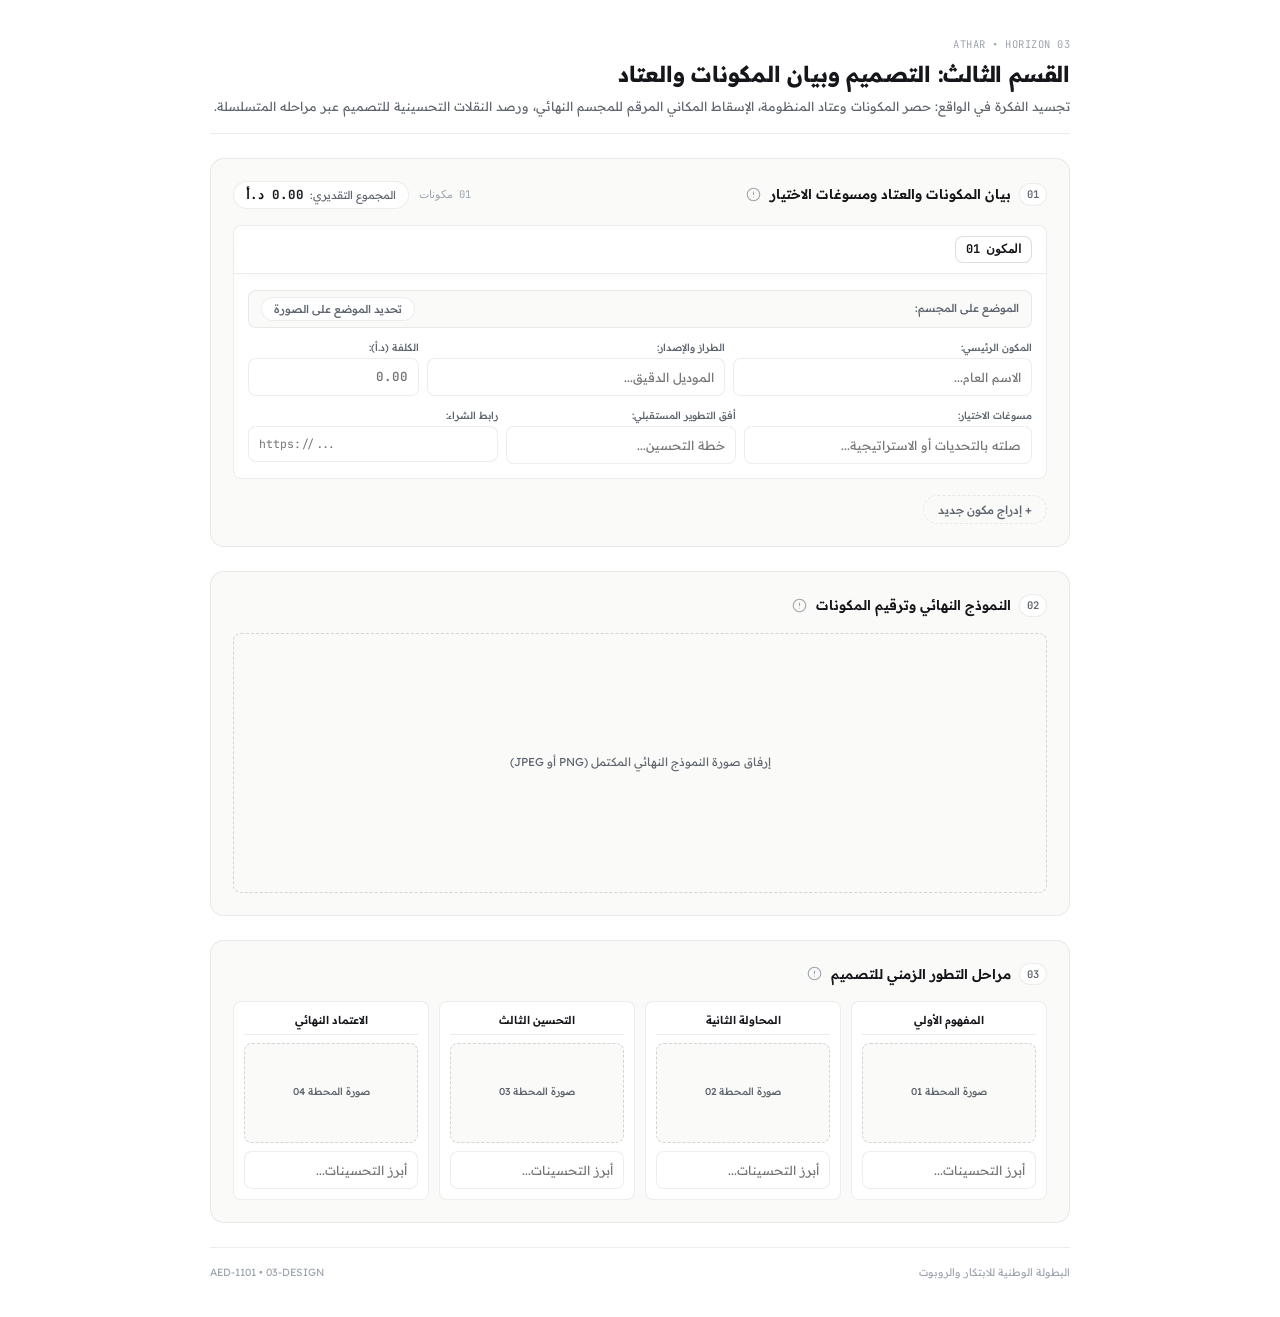
<file: modules/03_التجسيد_المادي.html>
<!DOCTYPE html>
<html lang="ar" dir="rtl">
<head>
  <meta charset="UTF-8">
  <meta name="viewport" content="width=device-width, initial-scale=1.0, maximum-scale=1.0, user-scalable=no, viewport-fit=cover">
  <title>أَثَـر • التجسيد المادي وبيان المكونات والعتاد</title>
  
  <link rel="preconnect" href="https://fonts.googleapis.com">
  <link rel="preconnect" href="https://fonts.gstatic.com" crossorigin>
  <link href="https://fonts.googleapis.com/css2?family=JetBrains+Mono:wght@400;500;600;700&family=Readex+Pro:wght@300;400;500;600;700&display=swap" rel="stylesheet">

  <style>
    :root {
      --bg-sky: #faf9f6;
      --surface-pure: #ffffff;
      --surface-card: #fafaf8;
      
      --ink-deep: #141619;
      --ink-soft: #5e656e;
      --ink-subtle: #9ea5af;

      --border-whisper: rgba(0, 0, 0, 0.07);
      --border-focus: rgba(20, 22, 25, 0.3);

      --accent-valid: #10b981;
      --accent-alert: #f43f5e;

      --font-body: 'Readex Pro', -apple-system, sans-serif;
      --font-code: 'JetBrains Mono', monospace;

      --radius-sm: 8px;
      --radius-md: 14px;
      --radius-pill: 9999px;

      --ease: cubic-bezier(0.16, 1, 0.3, 1);
    }

    * {
      box-sizing: border-box;
      margin: 0;
      padding: 0;
      font-family: var(--font-body);
      -webkit-font-smoothing: antialiased;
    }

    html, body {
      width: 100%;
      background-color: var(--surface-pure);
      color: var(--ink-deep);
    }

    body {
      padding: clamp(16px, 3.5vw, 36px) clamp(12px, 3vw, 28px);
      line-height: 1.6;
    }

    .master-flow {
      max-width: 860px;
      margin: 0 auto;
      display: flex;
      flex-direction: column;
      gap: 24px;
      width: 100%;
    }

    /* الترويسة الرئيسية */
    .folio-header {
      display: flex;
      flex-direction: column;
      gap: 4px;
      padding-bottom: 16px;
      border-bottom: 1px solid var(--border-whisper);
    }
    .folio-meta {
      font-family: var(--font-code);
      font-size: 10.5px;
      color: var(--ink-subtle);
      letter-spacing: 0.5px;
    }
    .folio-heading {
      font-size: clamp(18px, 2.8vw, 22px);
      font-weight: 700;
      letter-spacing: -0.2px;
      color: var(--ink-deep);
    }
    .folio-brief {
      font-size: 12.5px;
      color: var(--ink-soft);
      line-height: 1.65;
    }

    /* كتل الأقسام المتطابقة */
    .stage-section {
      background: var(--surface-card);
      border-radius: var(--radius-md);
      border: 1px solid var(--border-whisper);
      padding: clamp(14px, 3vw, 22px);
      display: flex;
      flex-direction: column;
      gap: 16px;
      position: relative;
      transition: all 0.3s var(--ease);
      scroll-margin-top: 18px;
    }
    .stage-section:focus-within {
      background: var(--surface-pure);
      border-color: rgba(20, 22, 25, 0.2);
      box-shadow: 0 10px 30px -10px rgba(0, 0, 0, 0.04);
    }

    .stage-bar {
      display: flex;
      justify-content: space-between;
      align-items: center;
      gap: 10px;
      flex-wrap: wrap;
    }
    .stage-identity {
      display: flex;
      align-items: center;
      gap: 8px;
    }
    .stage-num {
      font-family: var(--font-code);
      font-size: 10.5px;
      font-weight: 600;
      color: var(--ink-soft);
      background: var(--surface-pure);
      padding: 2px 7px;
      border-radius: var(--radius-pill);
      border: 1px solid var(--border-whisper);
      flex-shrink: 0;
    }
    .stage-title {
      font-size: 13.5px;
      font-weight: 600;
      color: var(--ink-deep);
      line-height: 1.4;
    }

    /* شريط الفهرس والقفز السريع الذكي (Quick Navigation Ribbon) */
    .sub-quick-navigator {
      display: none;
      gap: 6px;
      overflow-x: auto;
      scrollbar-width: none;
      -webkit-overflow-scrolling: touch;
      padding: 2px 0 6px 0;
      border-bottom: 1px solid var(--border-whisper);
    }
    .sub-quick-navigator::-webkit-scrollbar {
      display: none;
    }
    .sub-nav-chip {
      background: var(--surface-pure);
      border: 1px solid var(--border-whisper);
      border-radius: var(--radius-pill);
      padding: 4px 12px;
      font-size: 11px;
      font-family: var(--font-code);
      color: var(--ink-soft);
      cursor: pointer;
      white-space: nowrap;
      display: inline-flex;
      align-items: center;
      gap: 6px;
      transition: all 0.2s var(--ease);
      flex-shrink: 0;
    }
    .sub-nav-chip:hover {
      border-color: var(--ink-deep);
      color: var(--ink-deep);
    }
    .sub-nav-chip.active {
      background: var(--ink-deep);
      color: #ffffff;
      border-color: var(--ink-deep);
    }

    /* شارات الترقيم التلقائي */
    .auto-num-badge {
      font-family: var(--font-code);
      font-size: 12px;
      font-weight: 700;
      color: var(--ink-deep);
      background: var(--surface-pure);
      padding: 3px 10px;
      border-radius: var(--radius-sm);
      border: 1px solid rgba(20, 22, 25, 0.14);
      letter-spacing: -0.2px;
      display: inline-flex;
      align-items: center;
      gap: 6px;
      flex-shrink: 0;
    }

    /* عنوان العنصر المنعكس تلقائياً في الشريط المثبت */
    .sticky-title-preview {
      font-size: 11.5px;
      font-weight: 500;
      color: var(--ink-soft);
      white-space: nowrap;
      overflow: hidden;
      text-overflow: ellipsis;
      max-width: 280px;
    }
    @media (max-width: 580px) {
      .sticky-title-preview {
        max-width: 140px;
      }
    }

    /* شارة التكلفة الإجمالية في ترويسة الجدول */
    .total-cost-deck {
      display: inline-flex;
      align-items: baseline;
      gap: 6px;
      background: var(--surface-pure);
      border: 1px solid var(--border-whisper);
      padding: 3px 12px;
      border-radius: var(--radius-pill);
    }
    .total-cost-label {
      font-size: 11px;
      color: var(--ink-soft);
    }
    .total-cost-val {
      font-family: var(--font-code);
      font-size: 12.5px;
      font-weight: 700;
      color: var(--ink-deep);
    }

    /* الحقول النصية المعيارية الموحدة */
    textarea, input[type="text"], input[type="number"] {
      width: 100%;
      border: 1px solid var(--border-whisper);
      border-radius: var(--radius-sm);
      padding: 8px 10px;
      font-size: 12.5px;
      line-height: 1.6;
      color: var(--ink-deep);
      background: var(--surface-pure);
      outline: none;
      transition: border-color 0.2s var(--ease), box-shadow 0.2s var(--ease);
    }
    textarea:focus, input[type="text"]:focus, input[type="number"]:focus {
      border-color: var(--border-focus);
      box-shadow: 0 0 0 3px rgba(20, 22, 25, 0.035);
    }
    textarea {
      resize: vertical;
      min-height: 54px;
    }

    /* مصفوفة جدول المكونات والعتاد */
    .catalog-ledger {
      display: flex;
      flex-direction: column;
      gap: 16px;
    }
    .catalog-item-card {
      background: var(--surface-pure);
      border: 1px solid var(--border-whisper);
      border-radius: var(--radius-sm);
      padding: 14px;
      display: flex;
      flex-direction: column;
      gap: 12px;
      scroll-margin-top: 18px;
      position: relative;
      transition: border-color 0.3s, box-shadow 0.3s;
    }
    .catalog-item-card.highlighted {
      border-color: var(--ink-deep);
      box-shadow: 0 0 0 2px rgba(20, 22, 25, 0.15);
    }

    /* شريط رأس المكون المثبت مغناطيسياً */
    .catalog-top-row {
      position: -webkit-sticky;
      position: sticky;
      top: 0;
      z-index: 25;
      background: var(--surface-pure);
      backdrop-filter: blur(10px);
      -webkit-backdrop-filter: blur(10px);
      display: flex;
      justify-content: space-between;
      align-items: center;
      padding: 10px 14px;
      margin: -14px -14px 4px -14px;
      border-top-left-radius: var(--radius-sm);
      border-top-right-radius: var(--radius-sm);
      border-bottom: 1px solid var(--border-whisper);
      box-shadow: 0 4px 12px -4px rgba(20, 22, 25, 0.05);
      gap: 8px;
    }

    .sub-identity-anchor {
      display: flex;
      align-items: center;
      gap: 8px;
      min-width: 0;
      flex: 1;
    }

    /* شريط تحديد الموضع المكاني المستقل */
    .catalog-locator-bar {
      display: flex;
      align-items: center;
      justify-content: space-between;
      gap: 8px;
      background: var(--surface-card);
      border: 1px solid var(--border-whisper);
      border-radius: var(--radius-sm);
      padding: 6px 12px;
      flex-wrap: wrap;
    }
    .locator-bar-label {
      font-size: 11px;
      font-weight: 500;
      color: var(--ink-soft);
      white-space: nowrap;
    }
    
    /* منظومة كبسولات الموضع: أرضية بيضاء موحدة وإطار نقي مطابق للمنظومة بالكامل */
    .pin-locator-group {
      display: flex;
      align-items: center;
      gap: 6px;
      flex-wrap: wrap;
    }
    .pinned-capsule-deck {
      display: inline-flex;
      align-items: center;
      gap: 6px;
      background: var(--surface-pure);
      border: 1px solid rgba(16, 185, 129, 0.3);
      border-radius: var(--radius-pill);
      padding: 3px 8px;
      flex-wrap: wrap;
    }
    .btn-pin-trigger {
      border: 1px solid var(--border-whisper);
      background: var(--surface-pure);
      color: var(--ink-soft);
      font-size: 11px;
      font-weight: 500;
      padding: 4px 12px;
      border-radius: var(--radius-pill);
      cursor: pointer;
      display: inline-flex;
      align-items: center;
      gap: 4px;
      transition: all 0.2s;
    }
    .btn-pin-trigger:hover {
      border-color: var(--ink-deep);
      color: var(--ink-deep);
    }
    .btn-pin-trigger.active-targeting {
      background: var(--ink-deep);
      color: #ffffff;
      border-color: var(--ink-deep);
      animation: targetingPulse 1.5s infinite;
    }
    @keyframes targetingPulse {
      0%, 100% { transform: scale(1); }
      50% { transform: scale(1.03); }
    }
    .pin-status-pill {
      color: var(--accent-valid);
      font-weight: 600;
      font-size: 10.5px;
      padding: 2px 4px;
      white-space: nowrap;
    }
    
    /* أزرار العمليات المصغرة المتطابقة */
    .btn-pin-action {
      border: 1px solid var(--border-whisper);
      background: var(--surface-card);
      color: var(--ink-soft);
      font-size: 10px;
      padding: 2px 8px;
      border-radius: var(--radius-pill);
      cursor: pointer;
      transition: all 0.2s;
      white-space: nowrap;
    }
    .btn-pin-action:hover {
      color: var(--ink-deep);
      border-color: var(--ink-deep);
    }
    .btn-pin-action.danger:hover {
      color: var(--accent-alert);
      border-color: rgba(244, 63, 94, 0.3);
    }
    
    .confirm-mini-deck {
      display: none;
      align-items: center;
      gap: 4px;
      background: var(--surface-pure);
      padding: 1px 6px;
      border-radius: var(--radius-pill);
      border: 1px solid var(--border-whisper);
    }
    .confirm-mini-deck.active {
      display: inline-flex;
    }
    .btn-affirm-mini {
      border: none;
      color: #ffffff;
      font-size: 9.5px;
      font-weight: 600;
      padding: 2px 6px;
      border-radius: var(--radius-pill);
      cursor: pointer;
    }
    .btn-affirm-mini.primary {
      background: var(--ink-deep);
    }
    .btn-affirm-mini.danger {
      background: var(--accent-alert);
    }
    .btn-cancel-mini {
      border: none;
      background: transparent;
      color: var(--ink-soft);
      font-size: 9.5px;
      cursor: pointer;
      padding: 1px 3px;
    }

    /* شبكة الحقول */
    .catalog-fields-tier1 {
      display: grid;
      grid-template-columns: 1.4fr 1.4fr 0.8fr;
      gap: 8px;
    }
    @media(max-width: 600px) {
      .catalog-fields-tier1 { grid-template-columns: 1fr; }
    }
    .catalog-fields-tier2 {
      display: grid;
      grid-template-columns: 1.5fr 1.2fr 1.3fr;
      gap: 8px;
    }
    @media(max-width: 680px) {
      .catalog-fields-tier2 { grid-template-columns: 1fr; }
    }
    .field-caption {
      font-size: 10px;
      font-weight: 500;
      color: var(--ink-soft);
      margin-bottom: 2px;
      display: block;
    }
    .external-link-btn {
      font-size: 10px;
      color: var(--ink-deep);
      text-decoration: none;
      border-bottom: 1px solid var(--border-whisper);
    }

    /* نظام الحذف والتأكيد السلس للبطاقات في أقصى اليسار */
    .inline-action-slot {
      display: flex;
      align-items: center;
      gap: 6px;
      flex-shrink: 0;
    }
    .btn-discrete-action {
      border: none;
      background: transparent;
      color: var(--ink-subtle);
      cursor: pointer;
      font-size: 11px;
      padding: 2px 4px;
      border-radius: var(--radius-sm);
      transition: all 0.2s var(--ease);
    }
    .btn-discrete-action:hover { color: var(--accent-alert); }

    .confirm-pop-deck {
      display: none;
      align-items: center;
      gap: 6px;
      background: var(--surface-pure);
      padding: 2px 6px;
      border-radius: var(--radius-sm);
      border: 1px solid rgba(244, 63, 94, 0.3);
    }
    .confirm-pop-deck.active {
      display: inline-flex;
    }
    .btn-affirm-del {
      border: none;
      background: var(--accent-alert);
      color: #ffffff;
      font-size: 10px;
      font-weight: 600;
      padding: 2px 8px;
      border-radius: var(--radius-pill);
      cursor: pointer;
    }
    .btn-cancel-del {
      border: none;
      background: transparent;
      color: var(--ink-soft);
      font-size: 10px;
      cursor: pointer;
      padding: 2px 4px;
    }

    /* مسرح صورة النموذج النهائي: متطابق بخلفية هادئة مع سائر مسارح الصور */
    .blueprint-stage {
      position: relative;
      width: 100%;
      min-height: 260px;
      border: 1px dashed rgba(20, 22, 25, 0.16);
      border-radius: var(--radius-sm);
      background: var(--surface-card); /* تطابق كامل مع مسارح الأقسام 1 و 2 و 4 */
      display: flex;
      flex-direction: column;
      align-items: center;
      justify-content: center;
      text-align: center;
      overflow: visible;
      cursor: pointer;
      user-select: none;
      transition: border-color 0.2s, box-shadow 0.2s;
    }
    .blueprint-stage:hover {
      border-color: var(--ink-deep);
    }
    .blueprint-stage.is-armed-target {
      cursor: crosshair;
      border-color: var(--ink-deep);
      box-shadow: 0 0 0 2px rgba(20, 22, 25, 0.12);
    }
    .blueprint-img {
      max-width: 100%;
      max-height: 480px;
      display: none;
      object-fit: contain;
      pointer-events: none;
    }

    /* منصة إزالة الصورة مع التحذير */
    .blueprint-del-shelf {
      position: absolute;
      top: 10px;
      left: 10px;
      z-index: 30;
      display: none;
    }
    .btn-stage-del {
      background: var(--ink-deep);
      color: #ffffff;
      border: none;
      padding: 3px 10px;
      border-radius: var(--radius-pill);
      font-size: 10px;
      cursor: pointer;
    }
    .confirm-stage-deck {
      display: none;
      align-items: center;
      gap: 6px;
      background: var(--surface-pure);
      padding: 3px 8px;
      border-radius: var(--radius-pill);
      border: 1px solid rgba(244, 63, 94, 0.3);
      box-shadow: 0 4px 14px rgba(0, 0, 0, 0.1);
    }
    .confirm-stage-deck.active {
      display: inline-flex;
    }
    .bp-del-warn-msg {
      font-size: 10px;
      color: var(--accent-alert);
      font-weight: 500;
    }

    /* شريط التوجيه عند طور الاستهداف */
    .targeting-hint-bar {
      display: none;
      position: absolute;
      top: 10px;
      background: var(--ink-deep);
      color: #ffffff;
      font-size: 11px;
      padding: 5px 14px;
      border-radius: var(--radius-pill);
      box-shadow: 0 4px 12px rgba(0, 0, 0, 0.2);
      z-index: 20;
    }

    /* دبابيس الترقيم الهندسية المصمتة */
    .blueprint-pin {
      position: absolute;
      width: 24px;
      height: 24px;
      background: var(--ink-deep);
      color: #ffffff;
      border-radius: 50%;
      display: flex;
      align-items: center;
      justify-content: center;
      font-family: var(--font-code);
      font-size: 11px;
      font-weight: 700;
      border: 2px solid #ffffff;
      box-shadow: 0 2px 8px rgba(0, 0, 0, 0.3);
      transform: translate(-50%, -50%);
      cursor: pointer;
      transition: transform 0.2s;
      z-index: 10;
    }
    .blueprint-pin:hover {
      transform: translate(-50%, -50%) scale(1.22);
    }

    /* شبكة مراحل تطور التصميم الأربعة */
    .evolution-quad-grid {
      display: grid;
      grid-template-columns: repeat(4, 1fr);
      gap: 10px;
    }
    @media(max-width: 720px) {
      .evolution-quad-grid { grid-template-columns: 1fr 1fr; }
    }
    @media(max-width: 440px) {
      .evolution-quad-grid { grid-template-columns: 1fr; }
    }

    .evo-station-cell {
      background: var(--surface-pure);
      border: 1px solid var(--border-whisper);
      border-radius: var(--radius-sm);
      padding: 10px;
      display: flex;
      flex-direction: column;
      gap: 8px;
    }
    .evo-station-label {
      font-size: 11px;
      font-weight: 600;
      color: var(--ink-deep);
      text-align: center;
      border-bottom: 1px solid var(--border-whisper);
      padding-bottom: 4px;
    }

    .media-shelf-mini {
      border: 1px dashed rgba(20, 22, 25, 0.16);
      border-radius: var(--radius-sm);
      background: var(--surface-card);
      padding: 10px;
      display: flex;
      flex-direction: column;
      align-items: center;
      justify-content: center;
      text-align: center;
      gap: 4px;
      cursor: pointer;
      min-height: 100px;
      position: relative;
    }
    .media-shelf-mini:hover { border-color: var(--ink-deep); }
    .media-preview-mini {
      max-width: 100%;
      max-height: 110px;
      border-radius: 4px;
      display: none;
      object-fit: contain;
    }

    /* زر الإضافة الذرية */
    .btn-append-atom {
      background: transparent;
      border: 1px dashed var(--border-whisper);
      border-radius: var(--radius-pill);
      padding: 6px 14px;
      font-size: 11.5px;
      font-weight: 500;
      color: var(--ink-soft);
      cursor: pointer;
      display: inline-flex;
      align-items: center;
      gap: 5px;
      align-self: flex-start;
      transition: all 0.2s;
    }
    .btn-append-atom:hover {
      border-color: var(--ink-deep);
      color: var(--ink-deep);
    }

    /* زر التلميح */
    .beacon-btn {
      width: 18px;
      height: 18px;
      border-radius: 50%;
      border: none;
      background: transparent;
      display: inline-flex;
      align-items: center;
      justify-content: center;
      color: var(--ink-subtle);
      cursor: pointer;
      flex-shrink: 0;
      padding: 0;
      transition: color 0.2s, transform 0.2s;
    }
    .beacon-btn:hover, .beacon-btn.active {
      color: var(--ink-deep);
      transform: scale(1.15);
    }
    .beacon-btn svg {
      width: 15px;
      height: 15px;
    }

    /* النافذة العائمة المركزية المانعة للفيضان */
    #masterTooltip {
      position: fixed;
      z-index: 100000;
      background: #141619;
      color: #ffffff;
      font-size: 11px;
      font-weight: 400;
      line-height: 1.55;
      padding: 9px 13px;
      border-radius: var(--radius-sm);
      box-shadow: 0 10px 30px rgba(0, 0, 0, 0.25);
      pointer-events: none;
      opacity: 0;
      visibility: hidden;
      transform: translateY(4px);
      transition: opacity 0.2s var(--ease), transform 0.2s var(--ease);
      max-width: 250px;
      box-sizing: border-box;
      white-space: normal;
    }
    #masterTooltip.visible {
      opacity: 1;
      visibility: visible;
      transform: translateY(0);
    }

    /* التذييل الرسمي */
    .folio-footer {
      display: flex;
      justify-content: space-between;
      align-items: center;
      padding-top: 16px;
      border-top: 1px solid var(--border-whisper);
      font-size: 10.5px;
      font-family: var(--font-code);
      color: var(--ink-subtle);
    }
  </style>
</head>
<body>

  <!-- حاوية التلميح المركزية الحرة المحسوبة برمجياً -->
  <div id="masterTooltip"></div>

  <div class="master-flow">

    <!-- الترويسة الرئيسية -->
    <header class="folio-header">
      <span class="folio-meta">ATHAR • HORIZON 03</span>
      <h1 class="folio-heading">القسم الثالث: التصميم وبيان المكونات والعتاد</h1>
      <p class="folio-brief">
        تجسيد الفكرة في الواقع: حصر المكونات وعتاد المنظومة، الإسقاط المكاني المرقم للمجسم النهائي، ورصد النقلات التحسينية للتصميم عبر مراحله المتسلسلة.
      </p>
    </header>

    <!-- 01: بيان المكونات والعتاد (BOM) -->
    <section class="stage-section">
      <div class="stage-bar">
        <div class="stage-identity">
          <span class="stage-num">01</span>
          <h2 class="stage-title">بيان المكونات والعتاد ومسوغات الاختيار</h2>
          
          <button type="button" class="beacon-btn" data-tip="حصر المكونات المستخدمة مع تحديد الطراز الدقيق والتبرير المرتبط بالتحديات وإمكانية التطوير والكلفة ورابط الشراء." aria-label="إرشاد">
            <svg viewBox="0 0 24 24" fill="none" stroke="currentColor" stroke-width="1.8" stroke-linecap="round" stroke-linejoin="round">
              <circle cx="12" cy="12" r="10"/><line x1="12" y1="8" x2="12" y2="12"/><line x1="12" y1="16" x2="12.01" y2="16"/>
            </svg>
          </button>
        </div>

        <!-- تعداد المكونات بنفس نمط لقطة الشاشة المعتمدة -->
        <div style="display:flex; align-items:center; gap:10px;">
          <span style="font-family:var(--font-code); font-size:10.5px; color:var(--ink-subtle);" id="catalogCountLabel">01 مكونات</span>
          <div class="total-cost-deck">
            <span class="total-cost-label">المجموع التقديري:</span>
            <span class="total-cost-val" id="totalCostDisplay">0.00 د.أ</span>
          </div>
        </div>
      </div>

      <!-- شريط الفهرس والقفز السريع للمكونات -->
      <nav class="sub-quick-navigator" id="catalogQuickNav" aria-label="فهرس المكونات والعتاد"></nav>

      <div class="catalog-ledger" id="catalogLedger"></div>

      <button type="button" class="btn-append-atom" onclick="appendNewCatalogRow()">
        + إدراج مكون جديد
      </button>
    </section>

    <!-- 02: النموذج النهائي والإسقاط المكاني التوجيهي المرقم -->
    <section class="stage-section">
      <div class="stage-bar">
        <div class="stage-identity">
          <span class="stage-num">02</span>
          <h2 class="stage-title">النموذج النهائي وترقيم المكونات</h2>

          <button type="button" class="beacon-btn" data-tip="رفع صورة واضحة للنموذج المكتمل، ثم النقر على زر الموضع الخاص بأي مكون في الجدول أعلاه لإسقاط رقمه في مكانه الدقيق." aria-label="إرشاد">
            <svg viewBox="0 0 24 24" fill="none" stroke="currentColor" stroke-width="1.8" stroke-linecap="round" stroke-linejoin="round">
              <circle cx="12" cy="12" r="10"/><line x1="12" y1="8" x2="12" y2="12"/><line x1="12" y1="16" x2="12.01" y2="16"/>
            </svg>
          </button>
        </div>
      </div>

      <!-- مسرح الإسقاط بخلفية موحدة مطابقة لكافة المسارح -->
      <div class="blueprint-stage" id="blueprintStageBoard" onclick="handleBlueprintStageClick(event)">
        <span id="blueprintPromptText" style="font-size:11.5px; color:var(--ink-soft); pointer-events:none;">
          إرفاق صورة النموذج النهائي المكتمل (PNG أو JPEG)
        </span>
        <span class="targeting-hint-bar" id="targetingBanner">انقر الآن على موضع القطعة فوق الصورة لتثبيت رقمها</span>
        
        <!-- منصة إزالة صورة النموذج مع التحذير بخطوتين -->
        <div class="blueprint-del-shelf" id="blueprintDelContainer" onclick="event.stopPropagation()">
          <button type="button" class="btn-stage-del" id="btn_bp_del_init" onclick="armBlueprintDelete()">إزالة الصورة</button>
          <div class="confirm-stage-deck" id="confirm_bp_del">
            <span class="bp-del-warn-msg">سيتم مسح كافة المؤشرات المسقطة</span>
            <button type="button" class="btn-affirm-del" onclick="confirmBlueprintDelete()">تأكيد الإزالة</button>
            <button type="button" class="btn-cancel-del" onclick="disarmBlueprintDelete()">تراجع</button>
          </div>
        </div>

        <input type="file" id="blueprintFileInput" accept="image/png, image/jpeg" style="display:none;" onchange="handleBlueprintImage(this)">
        <img id="blueprintImageDisplay" class="blueprint-img" alt="النموذج النهائي">
      </div>
    </section>

    <!-- 03: مراحل التطور الزمني للتصميم مع إمكانية إزالة الصور بخطوتين -->
    <section class="stage-section">
      <div class="stage-bar">
        <div class="stage-identity">
          <span class="stage-num">03</span>
          <h2 class="stage-title">مراحل التطور الزمني للتصميم</h2>

          <button type="button" class="beacon-btn" data-tip="توثيق التحول الهيكلي للمشروع عبر أربع محطات رئيسية من النموذج الأولي حتى الاعتماد النهائي." aria-label="إرشاد">
            <svg viewBox="0 0 24 24" fill="none" stroke="currentColor" stroke-width="1.8" stroke-linecap="round" stroke-linejoin="round">
              <circle cx="12" cy="12" r="10"/><line x1="12" y1="8" x2="12" y2="12"/><line x1="12" y1="16" x2="12.01" y2="16"/>
            </svg>
          </button>
        </div>
      </div>

      <div class="evolution-quad-grid">
        <!-- محطة 1 -->
        <div class="evo-station-cell">
          <span class="evo-station-label">المفهوم الأولي</span>
          <div class="media-shelf-mini" onclick="handleMiniShelfClick('evo_file_0', event)">
            <span class="field-caption" id="evo_lbl_0">صورة المحطة 01</span>
            <input type="file" id="evo_file_0" accept="image/png, image/jpeg" style="display:none;" onchange="handleEvoImage(0, this)">
            <img id="evo_prev_0" class="media-preview-mini" alt="محطة 01">

            <div id="evo_del_container_0" style="display:none; position:absolute; top:4px; left:4px; z-index:10;" onclick="event.stopPropagation()">
              <button type="button" class="btn-discrete-action" style="background:var(--ink-deep); color:#fff; font-size:9px; border-radius:var(--radius-pill); padding:2px 7px;" id="evo_del_init_0" onclick="armEvoDelete(0)">إزالة</button>
              <div class="confirm-pop-deck" id="evo_del_confirm_0">
                <button type="button" class="btn-affirm-del" onclick="confirmEvoDelete(0)">تأكيد</button>
                <button type="button" class="btn-cancel-del" onclick="disarmEvoDelete(0)">تراجع</button>
              </div>
            </div>
          </div>
          <input type="text" id="evo_note_0" placeholder="أبرز التحسينات..." oninput="updateEvoNote(0, this.value)">
        </div>

        <!-- محطة 2 -->
        <div class="evo-station-cell">
          <span class="evo-station-label">المحاولة الثانية</span>
          <div class="media-shelf-mini" onclick="handleMiniShelfClick('evo_file_1', event)">
            <span class="field-caption" id="evo_lbl_1">صورة المحطة 02</span>
            <input type="file" id="evo_file_1" accept="image/png, image/jpeg" style="display:none;" onchange="handleEvoImage(1, this)">
            <img id="evo_prev_1" class="media-preview-mini" alt="محطة 02">

            <div id="evo_del_container_1" style="display:none; position:absolute; top:4px; left:4px; z-index:10;" onclick="event.stopPropagation()">
              <button type="button" class="btn-discrete-action" style="background:var(--ink-deep); color:#fff; font-size:9px; border-radius:var(--radius-pill); padding:2px 7px;" id="evo_del_init_1" onclick="armEvoDelete(1)">إزالة</button>
              <div class="confirm-pop-deck" id="evo_del_confirm_1">
                <button type="button" class="btn-affirm-del" onclick="confirmEvoDelete(1)">تأكيد</button>
                <button type="button" class="btn-cancel-del" onclick="disarmEvoDelete(1)">تراجع</button>
              </div>
            </div>
          </div>
          <input type="text" id="evo_note_1" placeholder="أبرز التحسينات..." oninput="updateEvoNote(1, this.value)">
        </div>

        <!-- محطة 3 -->
        <div class="evo-station-cell">
          <span class="evo-station-label">التحسين الثالث</span>
          <div class="media-shelf-mini" onclick="handleMiniShelfClick('evo_file_2', event)">
            <span class="field-caption" id="evo_lbl_2">صورة المحطة 03</span>
            <input type="file" id="evo_file_2" accept="image/png, image/jpeg" style="display:none;" onchange="handleEvoImage(2, this)">
            <img id="evo_prev_2" class="media-preview-mini" alt="محطة 03">

            <div id="evo_del_container_2" style="display:none; position:absolute; top:4px; left:4px; z-index:10;" onclick="event.stopPropagation()">
              <button type="button" class="btn-discrete-action" style="background:var(--ink-deep); color:#fff; font-size:9px; border-radius:var(--radius-pill); padding:2px 7px;" id="evo_del_init_2" onclick="armEvoDelete(2)">إزالة</button>
              <div class="confirm-pop-deck" id="evo_del_confirm_2">
                <button type="button" class="btn-affirm-del" onclick="confirmEvoDelete(2)">تأكيد</button>
                <button type="button" class="btn-cancel-del" onclick="disarmEvoDelete(2)">تراجع</button>
              </div>
            </div>
          </div>
          <input type="text" id="evo_note_2" placeholder="أبرز التحسينات..." oninput="updateEvoNote(2, this.value)">
        </div>

        <!-- محطة 4 -->
        <div class="evo-station-cell">
          <span class="evo-station-label">الاعتماد النهائي</span>
          <div class="media-shelf-mini" onclick="handleMiniShelfClick('evo_file_3', event)">
            <span class="field-caption" id="evo_lbl_3">صورة المحطة 04</span>
            <input type="file" id="evo_file_3" accept="image/png, image/jpeg" style="display:none;" onchange="handleEvoImage(3, this)">
            <img id="evo_prev_3" class="media-preview-mini" alt="محطة 04">

            <div id="evo_del_container_3" style="display:none; position:absolute; top:4px; left:4px; z-index:10;" onclick="event.stopPropagation()">
              <button type="button" class="btn-discrete-action" style="background:var(--ink-deep); color:#fff; font-size:9px; border-radius:var(--radius-pill); padding:2px 7px;" id="evo_del_init_3" onclick="armEvoDelete(3)">إزالة</button>
              <div class="confirm-pop-deck" id="evo_del_confirm_3">
                <button type="button" class="btn-affirm-del" onclick="confirmEvoDelete(3)">تأكيد</button>
                <button type="button" class="btn-cancel-del" onclick="disarmEvoDelete(3)">تراجع</button>
              </div>
            </div>
          </div>
          <input type="text" id="evo_note_3" placeholder="أبرز التحسينات..." oninput="updateEvoNote(3, this.value)">
        </div>
      </div>
    </section>

    <!-- التذييل الرسمي -->
    <footer class="folio-footer">
      <span>البطولة الوطنية للابتكار والروبوت</span>
      <span>AED-1101 • 03-DESIGN</span>
    </footer>

  </div>

  <script>
    const STORAGE_KEY = 'ATHAR_DESIGN_SCHEMA_V8';
    const BLUEPRINT_KEY = 'ATHAR_DESIGN_BLUEPRINT_V8';

    let state = {
      catalog: [
        { name: "", model: "", reason: "", upgrade: "", cost: "", link: "", pin: null }
      ],
      evolution: [
        { img: "", note: "" },
        { img: "", note: "" },
        { img: "", note: "" },
        { img: "", note: "" }
      ]
    };

    let activeTargetComponentIdx = null;
    let activeCatalogObservedIdx = 0;

    // ============================================================
    // محرك التلميحات الذكي
    // ============================================================
    const tooltipEl = document.getElementById('masterTooltip');
    let activeBeaconBtn = null;

    function initMasterTooltipEngine() {
      document.body.addEventListener('click', (e) => {
        const btn = e.target.closest('.beacon-btn');
        if (btn) {
          if (activeBeaconBtn === btn && tooltipEl.classList.contains('visible')) {
            hideTooltip();
          } else {
            showTooltip(btn);
          }
          return;
        }

        if (tooltipEl.classList.contains('visible')) {
          hideTooltip();
        }
      });

      window.addEventListener('scroll', () => {
        if (tooltipEl.classList.contains('visible')) hideTooltip();
      }, { passive: true });
    }

    function showTooltip(btn) {
      if (activeBeaconBtn) activeBeaconBtn.classList.remove('active');
      activeBeaconBtn = btn;
      btn.classList.add('active');

      const text = btn.getAttribute('data-tip');
      tooltipEl.textContent = text;
      tooltipEl.classList.add('visible');

      const btnRect = btn.getBoundingClientRect();
      const tipRect = tooltipEl.getBoundingClientRect();
      const tipWidth = tipRect.width;

      let left = btnRect.left + (btnRect.width / 2) - (tipWidth / 2);
      
      const margin = 14;
      const minLeft = margin;
      const maxLeft = window.innerWidth - tipWidth - margin;
      
      left = Math.max(minLeft, Math.min(maxLeft, left));

      let top = btnRect.bottom + 8;
      if (top + tipRect.height > window.innerHeight - 10) {
        top = btnRect.top - tipRect.height - 8;
      }

      tooltipEl.style.left = `${left}px`;
      tooltipEl.style.top = `${top}px`;
    }

    function hideTooltip() {
      tooltipEl.classList.remove('visible');
      if (activeBeaconBtn) {
        activeBeaconBtn.classList.remove('active');
        activeBeaconBtn = null;
      }
    }

    function handleMiniShelfClick(targetInputId, e) {
      if (e.target.closest('.beacon-btn') || e.target.closest('.confirm-pop-deck') || e.target.closest('.btn-discrete-action')) return;
      document.getElementById(targetInputId).click();
    }

    // ============================================================
    // 1. إدارة جدول المكونات (BOM)
    // ============================================================
    function renderCatalogLedger() {
      const ledger = document.getElementById('catalogLedger');
      ledger.innerHTML = '';
      let sum = 0;

      state.catalog.forEach((item, idx) => {
        const num = idx + 1;
        const formattedNum = num < 10 ? `0${num}` : `${num}`;
        const costVal = parseFloat(item.cost) || 0;
        sum += costVal;

        const isTargetingThis = (activeTargetComponentIdx === idx);
        const hasAssignedPin = !!item.pin;

        const row = document.createElement('div');
        row.className = 'catalog-item-card';
        row.id = `catalog_item_${idx}`;
        row.innerHTML = `
          <!-- شريط رأس المكون: متحرر في أقصى اليمين وأقصى اليسار دون أي تزاحم -->
          <div class="catalog-top-row">
            <div class="sub-identity-anchor">
              <span class="auto-num-badge">المكون ${formattedNum}</span>
              <span class="sticky-title-preview" id="sticky_cat_prev_${idx}">
                ${item.name ? `• ${escapeHtml(item.name)}` : ''}
              </span>
            </div>
            
            ${state.catalog.length > 1 ? `
              <div class="inline-action-slot" id="cat_del_slot_${idx}">
                <button type="button" class="btn-discrete-action" onclick="armCatalogDelete(${idx})">استبعاد</button>
                <div class="confirm-pop-deck" id="cat_del_confirm_${idx}">
                  <button type="button" class="btn-affirm-del" onclick="disarmAndExecuteCatalogDelete(${idx})">تأكيد الاستبعاد</button>
                  <button type="button" class="btn-cancel-del" onclick="disarmCatalogDelete(${idx})">تراجع</button>
                </div>
              </div>
            ` : ''}
          </div>

          <!-- شريط موضع المكون بالألوان الموحدة المتطابقة 100% -->
          <div class="catalog-locator-bar">
            <span class="locator-bar-label">الموضع على المجسم:</span>
            
            <div class="pin-locator-group">
              ${hasAssignedPin ? `
                <div class="pinned-capsule-deck" id="pin_deck_${idx}">
                  <span class="pin-status-pill">الموضع محدد (${formattedNum})</span>

                  <!-- زر إعادة التعيين بتأكيد سلس من خطوتين -->
                  <div class="inline-action-slot" id="repin_slot_${idx}">
                    <button type="button" class="btn-pin-action" id="repin_init_${idx}" onclick="armRepin(${idx})">إعادة التعيين</button>
                    <div class="confirm-mini-deck" id="repin_confirm_${idx}">
                      <button type="button" class="btn-affirm-mini primary" onclick="confirmRepin(${idx})">تأكيد التعيين</button>
                      <button type="button" class="btn-cancel-mini" onclick="disarmRepin(${idx})">تراجع</button>
                    </div>
                  </div>

                  <!-- زر إلغاء التثبيت بتأكيد سلس من خطوتين -->
                  <div class="inline-action-slot" id="unpin_slot_${idx}">
                    <button type="button" class="btn-pin-action danger" id="unpin_init_${idx}" onclick="armUnpin(${idx})">إلغاء التثبيت</button>
                    <div class="confirm-mini-deck" id="unpin_confirm_${idx}">
                      <button type="button" class="btn-affirm-mini danger" onclick="confirmUnpin(${idx})">تأكيد الإلغاء</button>
                      <button type="button" class="btn-cancel-mini" onclick="disarmUnpin(${idx})">تراجع</button>
                    </div>
                  </div>
                </div>
              ` : `
                <button type="button" 
                  class="btn-pin-trigger ${isTargetingThis ? 'active-targeting' : ''}" 
                  onclick="toggleTargetingForComponent(${idx})">
                  ${isTargetingThis ? 'انقر فوق صورة المجسم الآن لتثبيت الرقم...' : 'تحديد الموضع على الصورة'}
                </button>
              `}
            </div>
          </div>

          <!-- شبكة الحقول في طبقتين متكاملتين -->
          <div class="catalog-fields-tier1">
            <div>
              <span class="field-caption">المكون الرئيسي:</span>
              <input type="text" placeholder="الاسم العام..." value="${escapeHtml(item.name)}" oninput="handleCatalogNameLiveUpdate(${idx}, this.value)">
            </div>
            <div>
              <span class="field-caption">الطراز والإصدار:</span>
              <input type="text" placeholder="الموديل الدقيق..." value="${escapeHtml(item.model)}" oninput="updateCatalogField(${idx}, 'model', this.value)">
            </div>
            <div>
              <span class="field-caption">الكلفة (د.أ):</span>
              <input type="number" step="0.5" placeholder="0.00" value="${item.cost}" oninput="updateCatalogCost(${idx}, this.value)" style="font-family:var(--font-code); font-weight:600;">
            </div>
          </div>

          <div class="catalog-fields-tier2">
            <div>
              <span class="field-caption">مسوغات الاختيار:</span>
              <input type="text" placeholder="صلته بالتحديات أو الاستراتيجية..." value="${escapeHtml(item.reason)}" oninput="updateCatalogField(${idx}, 'reason', this.value)">
            </div>
            <div>
              <span class="field-caption">أفق التطوير المستقبلي:</span>
              <input type="text" placeholder="خطة التحسين..." value="${escapeHtml(item.upgrade)}" oninput="updateCatalogField(${idx}, 'upgrade', this.value)">
            </div>
            <div>
              <div style="display:flex; justify-content:space-between; align-items:center;">
                <span class="field-caption">رابط الشراء:</span>
                ${item.link ? `<a href="${escapeHtml(item.link)}" target="_blank" class="external-link-btn" title="فتح الرابط">فتح الرابط ↗</a>` : ''}
              </div>
              <input type="text" placeholder="https://..." value="${escapeHtml(item.link || '')}" oninput="updateCatalogField(${idx}, 'link', this.value)" style="direction:ltr; text-align:left; font-family:var(--font-code); font-size:11.5px;">
            </div>
          </div>
        `;
        ledger.appendChild(row);
      });

      document.getElementById('totalCostDisplay').innerText = sum.toFixed(2) + " د.أ";
      
      const total = state.catalog.length;
      document.getElementById('catalogCountLabel').innerText = `${total < 10 ? '0' + total : total} مكونات`;

      renderCatalogQuickNav();
      renderBlueprintPins();
    }

    // إدارة تأكيد إعادة التعيين للموضع بخطوتين
    function armRepin(idx) {
      document.getElementById(`repin_init_${idx}`).style.display = 'none';
      document.getElementById(`repin_confirm_${idx}`).classList.add('active');
    }

    function disarmRepin(idx) {
      document.getElementById(`repin_init_${idx}`).style.display = 'inline-block';
      document.getElementById(`repin_confirm_${idx}`).classList.remove('active');
    }

    function confirmRepin(idx) {
      disarmRepin(idx);
      toggleTargetingForComponent(idx);
    }

    // إدارة تأكيد إلغاء التثبيت للموضع بخطوتين
    function armUnpin(idx) {
      document.getElementById(`unpin_init_${idx}`).style.display = 'none';
      document.getElementById(`unpin_confirm_${idx}`).classList.add('active');
    }

    function disarmUnpin(idx) {
      document.getElementById(`unpin_init_${idx}`).style.display = 'inline-block';
      document.getElementById(`unpin_confirm_${idx}`).classList.remove('active');
    }

    function confirmUnpin(idx) {
      state.catalog[idx].pin = null;
      renderCatalogLedger();
      persistMasterState();
    }

    // شريط الفهرس والقفز السريع للمكونات
    function renderCatalogQuickNav() {
      const nav = document.getElementById('catalogQuickNav');
      if (!nav) return;
      nav.innerHTML = '';

      if (state.catalog.length <= 1) {
        nav.style.display = 'none';
        return;
      }

      nav.style.display = 'flex';

      state.catalog.forEach((item, idx) => {
        const num = idx + 1;
        const formattedNum = num < 10 ? `0${num}` : `${num}`;
        const chip = document.createElement('button');
        chip.type = 'button';
        chip.className = `sub-nav-chip ${idx === activeCatalogObservedIdx ? 'active' : ''}`;
        chip.id = `cat_chip_${idx}`;
        chip.onclick = () => jumpToCatalogItem(idx);

        const shortTitle = item.name ? (item.name.length > 18 ? item.name.substring(0, 18) + '...' : item.name) : 'غير معنون';
        chip.innerHTML = `<strong>${formattedNum}</strong>: ${escapeHtml(shortTitle)}`;
        nav.appendChild(chip);
      });
    }

    function jumpToCatalogItem(idx) {
      const card = document.getElementById(`catalog_item_${idx}`);
      if (card) {
        card.scrollIntoView({ behavior: 'smooth', block: 'start' });
        setActiveCatalogChip(idx);
      }
    }

    function setActiveCatalogChip(idx) {
      activeCatalogObservedIdx = idx;
      document.querySelectorAll('#catalogQuickNav .sub-nav-chip').forEach((c, i) => {
        c.classList.toggle('active', i === idx);
      });
      const nav = document.getElementById('catalogQuickNav');
      const activeChip = document.getElementById(`cat_chip_${idx}`);
      if (nav && activeChip) {
        const targetScroll = activeChip.offsetLeft - (nav.offsetWidth / 2) + (activeChip.offsetWidth / 2);
        nav.scrollTo({ left: targetScroll, behavior: 'smooth' });
      }
    }

    function handleCatalogNameLiveUpdate(idx, val) {
      state.catalog[idx].name = val;
      const stickyPrev = document.getElementById(`sticky_cat_prev_${idx}`);
      if (stickyPrev) {
        stickyPrev.innerText = val ? `• ${val}` : '';
      }
      const chip = document.getElementById(`cat_chip_${idx}`);
      if (chip) {
        const num = idx + 1;
        const formattedNum = num < 10 ? `0${num}` : `${num}`;
        const shortTitle = val ? (val.length > 18 ? val.substring(0, 18) + '...' : val) : 'غير معنون';
        chip.innerHTML = `<strong>${formattedNum}</strong>: ${escapeHtml(shortTitle)}`;
      }
      persistMasterState();
    }

    function toggleTargetingForComponent(idx) {
      const img = document.getElementById('blueprintImageDisplay');
      if (!img.src || img.style.display === 'none') {
        document.getElementById('blueprintFileInput').click();
        return;
      }

      if (activeTargetComponentIdx === idx) {
        disarmTargetingMode();
      } else {
        activeTargetComponentIdx = idx;
        const stage = document.getElementById('blueprintStageBoard');
        stage.classList.add('is-armed-target');
        document.getElementById('targetingBanner').style.display = 'block';
        
        document.querySelectorAll('.catalog-item-card').forEach(c => c.classList.remove('highlighted'));
        document.getElementById(`catalog_item_${idx}`).classList.add('highlighted');
        
        renderCatalogLedger();
        stage.scrollIntoView({ behavior: 'smooth', block: 'center' });
      }
    }

    function disarmTargetingMode() {
      activeTargetComponentIdx = null;
      const stage = document.getElementById('blueprintStageBoard');
      stage.classList.remove('is-armed-target');
      document.getElementById('targetingBanner').style.display = 'none';
      document.querySelectorAll('.catalog-item-card').forEach(c => c.classList.remove('highlighted'));
      renderCatalogLedger();
    }

    function updateCatalogField(idx, field, val) {
      state.catalog[idx][field] = val;
      persistMasterState();
    }

    function updateCatalogCost(idx, val) {
      state.catalog[idx].cost = val;
      renderCatalogLedger();
      persistMasterState();
    }

    function appendNewCatalogRow() {
      const newIndex = state.catalog.length;
      state.catalog.push({ name: "", model: "", reason: "", upgrade: "", cost: "", link: "", pin: null });
      renderCatalogLedger();
      persistMasterState();

      requestAnimationFrame(() => {
        const newCard = document.getElementById(`catalog_item_${newIndex}`);
        if (newCard) {
          newCard.scrollIntoView({ behavior: 'smooth', block: 'start' });
          const firstInput = newCard.querySelector('input[type="text"]');
          if (firstInput) setTimeout(() => firstInput.focus(), 350);
        }
      });
    }

    function armCatalogDelete(idx) {
      document.querySelector(`#cat_del_slot_${idx} .btn-discrete-action`).style.display = 'none';
      document.getElementById(`cat_del_confirm_${idx}`).classList.add('active');
    }

    function disarmCatalogDelete(idx) {
      document.querySelector(`#cat_del_slot_${idx} .btn-discrete-action`).style.display = 'inline-block';
      document.getElementById(`cat_del_confirm_${idx}`).classList.remove('active');
    }

    function disarmAndExecuteCatalogDelete(idx) {
      if (activeTargetComponentIdx === idx) disarmTargetingMode();
      state.catalog.splice(idx, 1);
      renderCatalogLedger();
      persistMasterState();
    }

    // ============================================================
    // 2. إدارة الإسقاط المكاني وإزالة صورة النموذج
    // ============================================================
    function handleBlueprintImage(input) {
      if (input.files && input.files[0]) {
        const reader = new FileReader();
        reader.onload = function(e) {
          displayBlueprintImage(e.target.result);
          try {
            localStorage.setItem(BLUEPRINT_KEY, e.target.result);
          } catch(err) {
            console.warn('تجاوزت صورة المجسم الحجم المقترح للتخزين المحلي.');
          }
        };
        reader.readAsDataURL(input.files[0]);
      }
    }

    function displayBlueprintImage(src) {
      const img = document.getElementById('blueprintImageDisplay');
      img.src = src;
      img.style.display = 'block';
      document.getElementById('blueprintPromptText').style.display = 'none';
      document.getElementById('blueprintDelContainer').style.display = 'block';
    }

    function armBlueprintDelete() {
      document.getElementById('btn_bp_del_init').style.display = 'none';
      document.getElementById('confirm_bp_del').classList.add('active');
    }

    function disarmBlueprintDelete() {
      document.getElementById('btn_bp_del_init').style.display = 'inline-block';
      document.getElementById('confirm_bp_del').classList.remove('active');
    }

    function confirmBlueprintDelete() {
      const img = document.getElementById('blueprintImageDisplay');
      img.src = '';
      img.style.display = 'none';
      document.getElementById('blueprintPromptText').style.display = 'block';
      document.getElementById('blueprintDelContainer').style.display = 'none';
      document.getElementById('blueprintFileInput').value = '';
      localStorage.removeItem(BLUEPRINT_KEY);

      state.catalog.forEach(item => { item.pin = null; });
      disarmBlueprintDelete();
      disarmTargetingMode();
      renderCatalogLedger();
      persistMasterState();
    }

    function handleBlueprintStageClick(e) {
      const img = document.getElementById('blueprintImageDisplay');
      
      if (img.style.display === 'none' || !img.src) {
        document.getElementById('blueprintFileInput').click();
        return;
      }

      if (e.target.closest('#blueprintDelContainer')) {
        return;
      }

      if (e.target.classList.contains('blueprint-pin')) {
        const compIdx = parseInt(e.target.getAttribute('data-comp-idx'), 10);
        const targetRow = document.getElementById(`catalog_item_${compIdx}`);
        if (targetRow) {
          document.querySelectorAll('.catalog-item-card').forEach(c => c.classList.remove('highlighted'));
          targetRow.classList.add('highlighted');
          targetRow.scrollIntoView({ behavior: 'smooth', block: 'center' });
        }
        return;
      }

      if (activeTargetComponentIdx === null) {
        return;
      }

      const stage = document.getElementById('blueprintStageBoard');
      const rect = stage.getBoundingClientRect();
      const xPercent = ((e.clientX - rect.left) / rect.width) * 100;
      const yPercent = ((e.clientY - rect.top) / rect.height) * 100;

      state.catalog[activeTargetComponentIdx].pin = {
        x: xPercent.toFixed(1),
        y: yPercent.toFixed(1)
      };

      disarmTargetingMode();
      persistMasterState();
    }

    function renderBlueprintPins() {
      document.querySelectorAll('.blueprint-pin').forEach(p => p.remove());
      const stage = document.getElementById('blueprintStageBoard');

      state.catalog.forEach((item, idx) => {
        if (item.pin && item.pin.x && item.pin.y) {
          const num = idx + 1;
          const formattedNum = num < 10 ? `0${num}` : `${num}`;

          const pin = document.createElement('div');
          pin.className = 'blueprint-pin';
          pin.style.left = item.pin.x + '%';
          pin.style.top = item.pin.y + '%';
          pin.innerText = formattedNum;
          pin.setAttribute('data-comp-idx', idx);
          pin.title = `المكون ${formattedNum}: ${item.name || 'بدون اسم'}`;
          stage.appendChild(pin);
        }
      });
    }

    // محرك التتبع التلقائي للجدول (Scroll-Spy)
    let catalogObserver = null;
    function setupCatalogScrollSpy() {
      if (catalogObserver) catalogObserver.disconnect();

      const options = {
        root: null,
        rootMargin: '-5% 0px -75% 0px',
        threshold: 0
      };

      catalogObserver = new IntersectionObserver((entries) => {
        entries.forEach(entry => {
          if (entry.isIntersecting) {
            const id = entry.target.id;
            if (id.startsWith('catalog_item_')) {
              const idx = parseInt(id.replace('catalog_item_', ''), 10);
              if (!isNaN(idx)) setActiveCatalogChip(idx);
            }
          }
        });
      }, options);

      document.querySelectorAll('.catalog-item-card').forEach(card => catalogObserver.observe(card));
    }

    // ============================================================
    // 3. مراحل التطور الزمني للتصميم
    // ============================================================
    function handleEvoImage(idx, input) {
      if (input.files && input.files[0]) {
        const reader = new FileReader();
        reader.onload = function(e) {
          state.evolution[idx].img = e.target.result;
          displayEvoImage(idx, e.target.result);
          persistMasterState();
        };
        reader.readAsDataURL(input.files[0]);
      }
    }

    function displayEvoImage(idx, src) {
      const img = document.getElementById(`evo_prev_${idx}`);
      const lbl = document.getElementById(`evo_lbl_${idx}`);
      const del = document.getElementById(`evo_del_container_${idx}`);
      if (img && src) {
        img.src = src;
        img.style.display = 'block';
        if (lbl) lbl.style.display = 'none';
        if (del) del.style.display = 'block';
      }
    }

    function armEvoDelete(idx) {
      document.getElementById(`evo_del_init_${idx}`).style.display = 'none';
      document.getElementById(`evo_del_confirm_${idx}`).classList.add('active');
    }

    function disarmEvoDelete(idx) {
      document.getElementById(`evo_del_init_${idx}`).style.display = 'inline-block';
      document.getElementById(`evo_del_confirm_${idx}`).classList.remove('active');
    }

    function confirmEvoDelete(idx) {
      state.evolution[idx].img = "";
      const img = document.getElementById(`evo_prev_${idx}`);
      const lbl = document.getElementById(`evo_lbl_${idx}`);
      const del = document.getElementById(`evo_del_container_${idx}`);
      const fileInput = document.getElementById(`evo_file_${idx}`);
      
      if (img) { img.src = ""; img.style.display = 'none'; }
      if (lbl) lbl.style.display = 'block';
      if (del) del.style.display = 'none';
      if (fileInput) fileInput.value = "";

      disarmEvoDelete(idx);
      persistMasterState();
    }

    function updateEvoNote(idx, val) {
      state.evolution[idx].note = val;
      persistMasterState();
    }

    // ============================================================
    // 4. الحفظ المحلي التلقائي
    // ============================================================
    function persistMasterState() {
      try {
        localStorage.setItem(STORAGE_KEY, JSON.stringify(state));
      } catch(err) {
        console.warn('تجاوزت البيانات الحجم التخزيني المقترح.');
      }
    }

    function restoreMasterState() {
      const raw = localStorage.getItem(STORAGE_KEY);
      if (raw) {
        try {
          const parsed = JSON.parse(raw);
          state = { ...state, ...parsed };
        } catch(err) {}
      }

      const cachedBlueprint = localStorage.getItem(BLUEPRINT_KEY);
      if (cachedBlueprint) {
        displayBlueprintImage(cachedBlueprint);
      }

      renderCatalogLedger();

      state.evolution.forEach((item, idx) => {
        if (item.img) displayEvoImage(idx, item.img);
        const noteEl = document.getElementById(`evo_note_${idx}`);
        if (noteEl) noteEl.value = item.note || '';
      });

      setupCatalogScrollSpy();
    }

    function escapeHtml(str) {
      return (str || '').replace(/"/g, '&quot;');
    }

    window.addEventListener('DOMContentLoaded', () => {
      restoreMasterState();
      initMasterTooltipEngine();
    });
  </script>
</body>
</html>
</file>
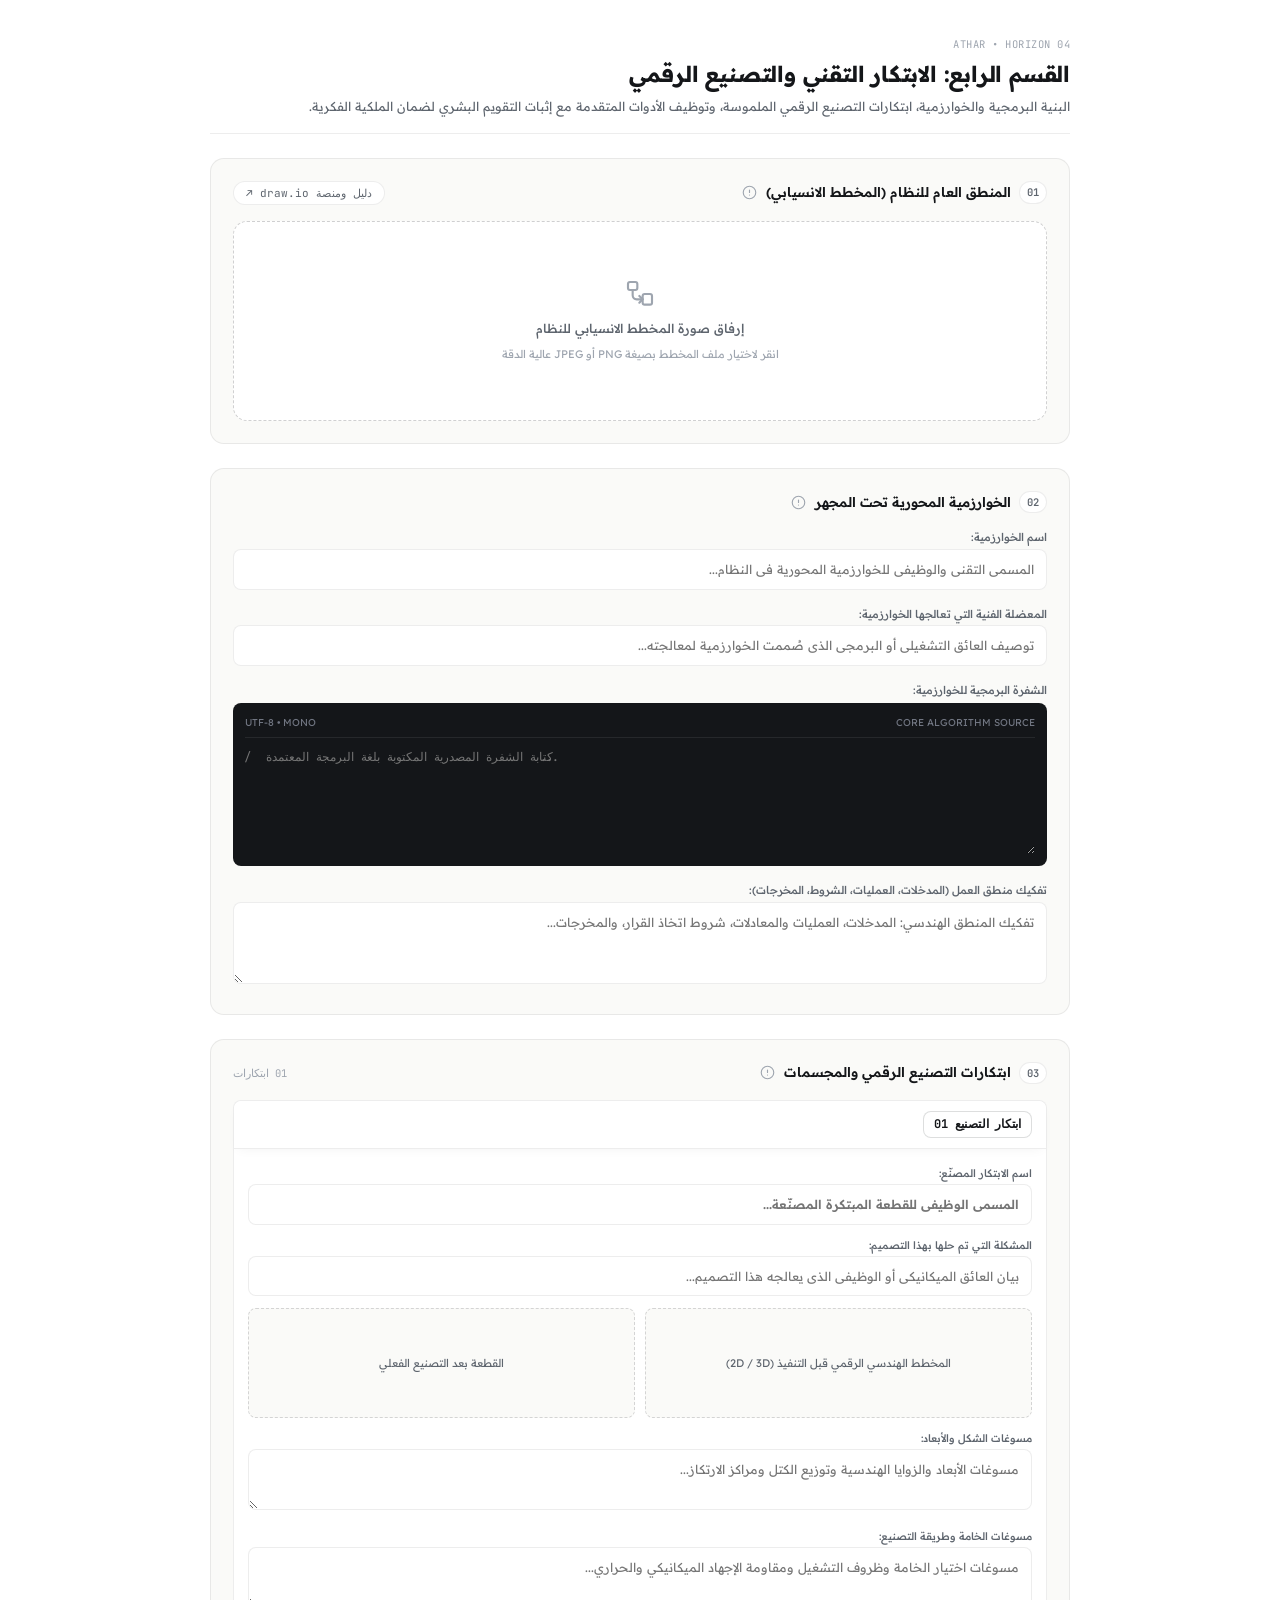
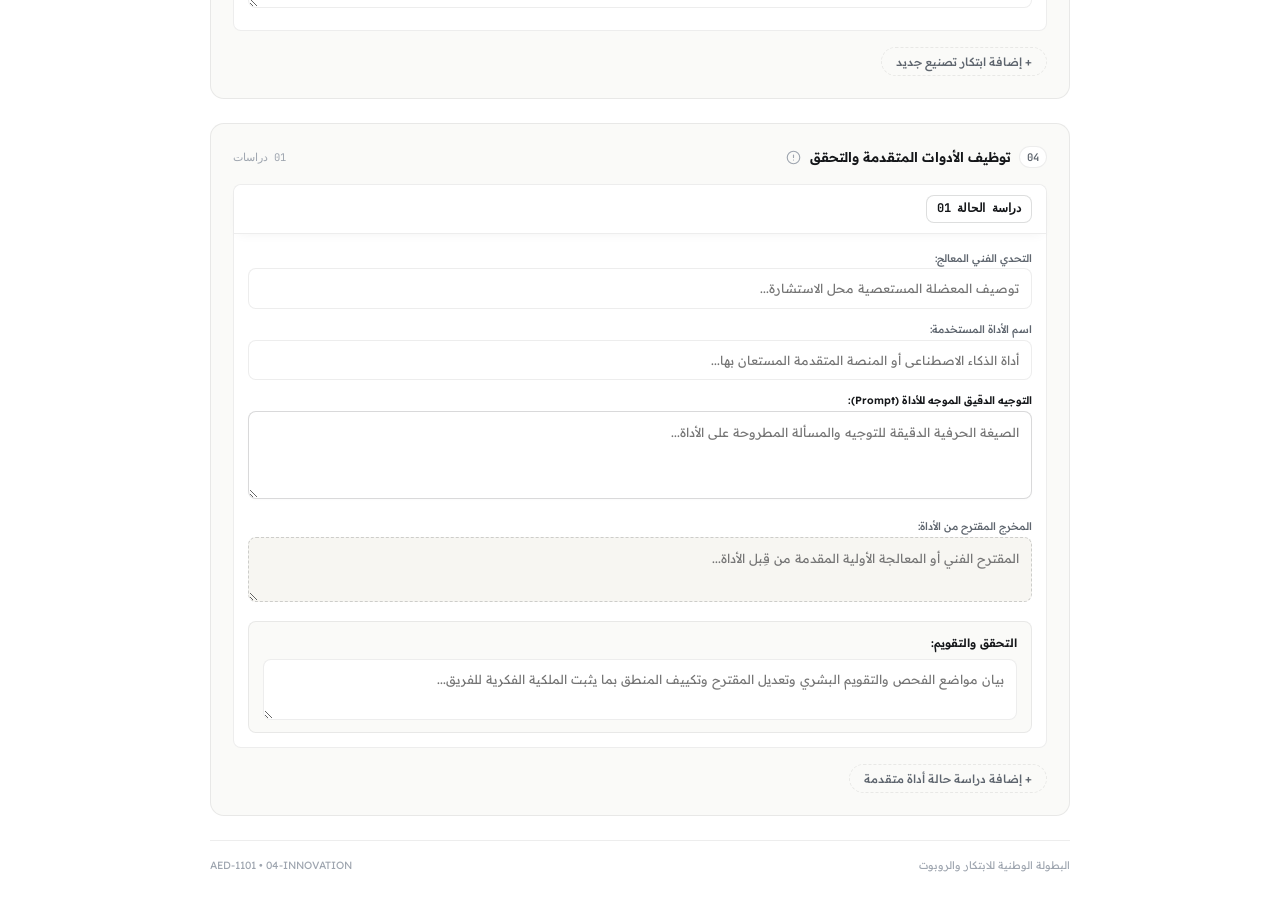
<file: modules/04_أمانة_الابتكار.html>
<!DOCTYPE html>
<html lang="ar" dir="rtl">
<head>
  <meta charset="UTF-8">
  <meta name="viewport" content="width=device-width, initial-scale=1.0, maximum-scale=1.0, user-scalable=no, viewport-fit=cover">
  <title>أَثَـر • الابتكار التقني والتصنيع الرقمي</title>
  
  <link rel="preconnect" href="https://fonts.googleapis.com">
  <link rel="preconnect" href="https://fonts.gstatic.com" crossorigin>
  <link href="https://fonts.googleapis.com/css2?family=JetBrains+Mono:wght@400;500;600;700&family=Readex+Pro:wght@300;400;500;600;700&display=swap" rel="stylesheet">

  <style>
    :root {
      --bg-sky: #faf9f6;
      --surface-pure: #ffffff;
      --surface-card: #fafaf8;
      
      --ink-deep: #141619;
      --ink-soft: #5e656e;
      --ink-subtle: #9ea5af;

      --border-whisper: rgba(0, 0, 0, 0.07);
      --border-focus: rgba(20, 22, 25, 0.3);

      --accent-valid: #10b981;
      --accent-alert: #f43f5e;

      --font-body: 'Readex Pro', -apple-system, sans-serif;
      --font-code: 'JetBrains Mono', monospace;

      --radius-sm: 8px;
      --radius-md: 14px;
      --radius-pill: 9999px;

      --ease: cubic-bezier(0.16, 1, 0.3, 1);
    }

    * {
      box-sizing: border-box;
      margin: 0;
      padding: 0;
      font-family: var(--font-body);
      -webkit-font-smoothing: antialiased;
    }

    html, body {
      width: 100%;
      background-color: var(--surface-pure);
      color: var(--ink-deep);
    }

    body {
      padding: clamp(16px, 3.5vw, 36px) clamp(12px, 3vw, 28px);
      line-height: 1.6;
    }

    .master-flow {
      max-width: 860px;
      margin: 0 auto;
      display: flex;
      flex-direction: column;
      gap: 24px;
      width: 100%;
    }

    /* الترويسة الرئيسية */
    .folio-header {
      display: flex;
      flex-direction: column;
      gap: 4px;
      padding-bottom: 16px;
      border-bottom: 1px solid var(--border-whisper);
    }
    .folio-meta {
      font-family: var(--font-code);
      font-size: 10.5px;
      color: var(--ink-subtle);
      letter-spacing: 0.5px;
    }
    .folio-heading {
      font-size: clamp(18px, 2.8vw, 22px);
      font-weight: 700;
      letter-spacing: -0.2px;
      color: var(--ink-deep);
    }
    .folio-brief {
      font-size: 12.5px;
      color: var(--ink-soft);
      line-height: 1.65;
    }

    /* كتل الأقسام */
    .stage-section {
      background: var(--surface-card);
      border-radius: var(--radius-md);
      border: 1px solid var(--border-whisper);
      padding: clamp(14px, 3vw, 22px);
      display: flex;
      flex-direction: column;
      gap: 16px;
      position: relative;
      transition: all 0.3s var(--ease);
      scroll-margin-top: 18px;
    }
    .stage-section:focus-within {
      background: var(--surface-pure);
      border-color: rgba(20, 22, 25, 0.2);
      box-shadow: 0 10px 30px -10px rgba(0, 0, 0, 0.04);
    }

    .stage-bar {
      display: flex;
      justify-content: space-between;
      align-items: center;
      gap: 10px;
      flex-wrap: wrap;
    }
    .stage-identity {
      display: flex;
      align-items: center;
      gap: 8px;
    }
    .stage-num {
      font-family: var(--font-code);
      font-size: 10.5px;
      font-weight: 600;
      color: var(--ink-soft);
      background: var(--surface-pure);
      padding: 2px 7px;
      border-radius: var(--radius-pill);
      border: 1px solid var(--border-whisper);
      flex-shrink: 0;
    }
    .stage-title {
      font-size: 13.5px;
      font-weight: 600;
      color: var(--ink-deep);
      line-height: 1.4;
    }

    /* شريط الفهرس والقفز السريع الذكي (Quick Navigation Ribbon) */
    .sub-quick-navigator {
      display: none; /* يظهر تلقائياً عند وجود بطاقتين أو أكثر */
      gap: 6px;
      overflow-x: auto;
      scrollbar-width: none;
      -webkit-overflow-scrolling: touch;
      padding: 2px 0 6px 0;
      border-bottom: 1px solid var(--border-whisper);
    }
    .sub-quick-navigator::-webkit-scrollbar {
      display: none;
    }
    .sub-nav-chip {
      background: var(--surface-pure);
      border: 1px solid var(--border-whisper);
      border-radius: var(--radius-pill);
      padding: 4px 12px;
      font-size: 11px;
      font-family: var(--font-code);
      color: var(--ink-soft);
      cursor: pointer;
      white-space: nowrap;
      display: inline-flex;
      align-items: center;
      gap: 6px;
      transition: all 0.2s var(--ease);
      flex-shrink: 0;
    }
    .sub-nav-chip:hover {
      border-color: var(--ink-deep);
      color: var(--ink-deep);
    }
    .sub-nav-chip.active {
      background: var(--ink-deep);
      color: #ffffff;
      border-color: var(--ink-deep);
    }

    /* زر استعراض دليل draw.io */
    .btn-drawio-guide {
      background: var(--surface-pure);
      border: 1px solid var(--border-whisper);
      border-radius: var(--radius-pill);
      padding: 4px 12px;
      font-family: var(--font-code);
      font-size: 11px;
      color: var(--ink-soft);
      cursor: pointer;
      display: inline-flex;
      align-items: center;
      gap: 6px;
      transition: all 0.2s;
    }
    .btn-drawio-guide:hover {
      border-color: var(--ink-deep);
      color: var(--ink-deep);
    }

    /* شارات الترقيم التلقائي الموحدة */
    .auto-num-badge {
      font-family: var(--font-code);
      font-size: 12px;
      font-weight: 700;
      color: var(--ink-deep);
      background: var(--surface-pure);
      padding: 3px 10px;
      border-radius: var(--radius-sm);
      border: 1px solid rgba(20, 22, 25, 0.14);
      letter-spacing: -0.2px;
      display: inline-flex;
      align-items: center;
      gap: 6px;
      flex-shrink: 0;
    }

    /* عنوان العنصر المنعكس تلقائياً في الشريط المثبت */
    .sticky-title-preview {
      font-size: 11.5px;
      font-weight: 500;
      color: var(--ink-soft);
      white-space: nowrap;
      overflow: hidden;
      text-overflow: ellipsis;
      max-width: 320px;
    }
    @media (max-width: 580px) {
      .sticky-title-preview {
        max-width: 140px;
      }
    }

    /* الحقول النصية المعيارية الموحدة */
    textarea, input[type="text"] {
      width: 100%;
      border: 1px solid var(--border-whisper);
      border-radius: var(--radius-sm);
      padding: 9px 12px;
      font-size: 12.5px;
      line-height: 1.65;
      color: var(--ink-deep);
      background: var(--surface-pure);
      outline: none;
      transition: border-color 0.2s var(--ease), box-shadow 0.2s var(--ease);
    }
    textarea:focus, input[type="text"]:focus {
      border-color: var(--border-focus);
      box-shadow: 0 0 0 3px rgba(20, 22, 25, 0.035);
    }
    textarea {
      resize: vertical;
      min-height: 60px;
    }

    /* مسرح إرفاق المخطط الانسيابي */
    .flowchart-shelf-large {
      border: 1px dashed rgba(20, 22, 25, 0.2);
      border-radius: var(--radius-md);
      background: var(--surface-pure);
      padding: 28px 18px;
      display: flex;
      flex-direction: column;
      align-items: center;
      justify-content: center;
      text-align: center;
      gap: 8px;
      cursor: pointer;
      position: relative;
      min-height: 200px;
      transition: border-color 0.25s var(--ease), background-color 0.25s var(--ease);
    }
    .flowchart-shelf-large:hover {
      border-color: var(--ink-deep);
      background: #fafaf8;
    }
    .flowchart-shelf-text {
      font-size: 12.5px;
      font-weight: 500;
      color: var(--ink-soft);
    }
    .flowchart-shelf-hint {
      font-size: 11px;
      color: var(--ink-subtle);
    }
    .flowchart-display {
      max-width: 100%;
      max-height: 520px;
      border-radius: var(--radius-sm);
      display: none;
      object-fit: contain;
    }

    /* محرر طرفية الكود المنضبط */
    .code-terminal-box {
      background: #141619;
      border-radius: var(--radius-sm);
      padding: 12px;
      display: flex;
      flex-direction: column;
      gap: 6px;
    }
    .terminal-meta-bar {
      display: flex;
      justify-content: space-between;
      align-items: center;
      font-family: var(--font-code);
      font-size: 10px;
      color: #717682;
      border-bottom: 1px solid rgba(255, 255, 255, 0.08);
      padding-bottom: 6px;
    }
    .terminal-textarea {
      width: 100%;
      background: transparent !important;
      border: none !important;
      outline: none !important;
      color: #38bdf8;
      font-family: var(--font-code);
      font-size: 12px;
      line-height: 1.6;
      resize: vertical;
      min-height: 110px;
      direction: ltr;
      text-align: left;
      box-shadow: none !important;
      padding: 4px 0;
    }

    /* تمييز مربع التوجيه (المدخل) */
    .prompt-editorial-box {
      background: #ffffff !important;
      border: 1.5px solid rgba(20, 22, 25, 0.16) !important;
      border-radius: var(--radius-sm) !important;
      color: var(--ink-deep) !important;
      font-family: var(--font-body) !important;
      font-size: 12.5px !important;
      line-height: 1.75 !important;
      direction: auto !important;
      unicode-bidi: plaintext !important;
      text-align: start !important;
      box-shadow: 0 1px 3px rgba(0, 0, 0, 0.02) !important;
      padding: 10px 12px !important;
    }
    .prompt-editorial-box:focus {
      border-color: var(--ink-deep) !important;
      box-shadow: 0 0 0 3px rgba(20, 22, 25, 0.04) !important;
    }

    /* تمييز مربع المخرج من الأداة بأرضية هادئة وإطار متقطع */
    .output-editorial-box {
      background: #f7f6f2 !important;
      border: 1px dashed rgba(20, 22, 25, 0.18) !important;
      border-radius: var(--radius-sm) !important;
      color: var(--ink-deep) !important;
      font-family: var(--font-body) !important;
      font-size: 12.5px !important;
      line-height: 1.7 !important;
      direction: auto !important;
      unicode-bidi: plaintext !important;
      text-align: start !important;
      padding: 10px 12px !important;
    }
    .output-editorial-box:focus {
      background: #ffffff !important;
      border-style: solid !important;
      border-color: var(--border-focus) !important;
      box-shadow: 0 0 0 3px rgba(20, 22, 25, 0.035) !important;
    }

    /* بطاقات التصنيع والدراسات */
    .sub-ledger-deck {
      display: flex;
      flex-direction: column;
      gap: 16px;
    }
    .sub-record-card {
      background: var(--surface-pure);
      border: 1px solid var(--border-whisper);
      border-radius: var(--radius-sm);
      padding: 14px;
      display: flex;
      flex-direction: column;
      gap: 12px;
      position: relative;
      scroll-margin-top: 18px;
      transition: border-color 0.25s var(--ease);
    }
    .sub-record-card:focus-within {
      border-color: rgba(20, 22, 25, 0.2);
    }

    /* شريط رأس البطاقة المثبت مغناطيسياً (Sticky Anchor Header) */
    .sub-card-top {
      position: -webkit-sticky;
      position: sticky;
      top: 0;
      z-index: 25;
      background: var(--surface-pure);
      backdrop-filter: blur(10px);
      -webkit-backdrop-filter: blur(10px);
      display: flex;
      justify-content: space-between;
      align-items: center;
      padding: 10px 14px;
      margin: -14px -14px 4px -14px;
      border-top-left-radius: var(--radius-sm);
      border-top-right-radius: var(--radius-sm);
      border-bottom: 1px solid var(--border-whisper);
      box-shadow: 0 4px 12px -4px rgba(20, 22, 25, 0.05);
      gap: 10px;
    }

    .sub-identity-anchor {
      display: flex;
      align-items: center;
      gap: 8px;
      min-width: 0;
      flex: 1;
    }

    /* شبكة الصورتين */
    .dual-media-grid {
      display: grid;
      grid-template-columns: 1fr 1fr;
      gap: 10px;
    }
    @media(max-width: 580px) {
      .dual-media-grid { grid-template-columns: 1fr; }
    }

    /* مسرح إرفاق الصور الميدانية */
    .media-shelf {
      border: 1px dashed rgba(20, 22, 25, 0.16);
      border-radius: var(--radius-sm);
      background: var(--surface-card);
      padding: 14px;
      display: flex;
      flex-direction: column;
      align-items: center;
      justify-content: center;
      text-align: center;
      gap: 4px;
      cursor: pointer;
      position: relative;
      transition: border-color 0.2s;
      min-height: 110px;
    }
    .media-shelf:hover {
      border-color: var(--ink-deep);
    }
    .media-shelf-text {
      font-size: 11px;
      color: var(--ink-soft);
    }
    .media-display {
      max-width: 100%;
      max-height: 180px;
      border-radius: var(--radius-sm);
      display: none;
      object-fit: contain;
    }

    /* نظام الحذف والتأكيد السلس من خطوتين */
    .inline-action-slot {
      display: flex;
      align-items: center;
      gap: 6px;
      flex-shrink: 0;
    }
    .btn-discrete-action {
      border: none;
      background: transparent;
      color: var(--ink-subtle);
      cursor: pointer;
      font-size: 11px;
      padding: 2px 4px;
      border-radius: var(--radius-sm);
      transition: all 0.2s var(--ease);
    }
    .btn-discrete-action:hover { color: var(--accent-alert); }

    .confirm-pop-deck {
      display: none;
      align-items: center;
      gap: 6px;
      background: var(--surface-pure);
      padding: 2px 6px;
      border-radius: var(--radius-sm);
      border: 1px solid rgba(244, 63, 94, 0.3);
    }
    .confirm-pop-deck.active {
      display: inline-flex;
    }
    .btn-affirm-del {
      border: none;
      background: var(--accent-alert);
      color: #ffffff;
      font-size: 10px;
      font-weight: 600;
      padding: 2px 8px;
      border-radius: var(--radius-pill);
      cursor: pointer;
    }
    .btn-cancel-del {
      border: none;
      background: transparent;
      color: var(--ink-soft);
      font-size: 10px;
      cursor: pointer;
      padding: 2px 4px;
    }

    /* التحقق والتقويم المقتضب والوقور */
    .human-oversight-card {
      background: var(--surface-card);
      border: 1px solid var(--border-whisper);
      border-radius: var(--radius-sm);
      padding: 12px 14px;
      display: flex;
      flex-direction: column;
      gap: 6px;
    }
    .oversight-head-label {
      font-size: 11.5px;
      font-weight: 600;
      color: var(--ink-deep);
      display: flex;
      align-items: center;
      gap: 6px;
    }

    /* زر الإضافة الذرية */
    .btn-append-atom {
      background: transparent;
      border: 1px dashed var(--border-whisper);
      border-radius: var(--radius-pill);
      padding: 6px 14px;
      font-size: 11.5px;
      font-weight: 500;
      color: var(--ink-soft);
      cursor: pointer;
      display: inline-flex;
      align-items: center;
      gap: 5px;
      align-self: flex-start;
      transition: all 0.2s;
    }
    .btn-append-atom:hover {
      border-color: var(--ink-deep);
      color: var(--ink-deep);
    }

    /* زر التلميح */
    .beacon-btn {
      width: 18px;
      height: 18px;
      border-radius: 50%;
      border: none;
      background: transparent;
      display: inline-flex;
      align-items: center;
      justify-content: center;
      color: var(--ink-subtle);
      cursor: pointer;
      flex-shrink: 0;
      padding: 0;
      transition: color 0.2s, transform 0.2s;
    }
    .beacon-btn:hover, .beacon-btn.active {
      color: var(--ink-deep);
      transform: scale(1.15);
    }
    .beacon-btn svg {
      width: 15px;
      height: 15px;
    }

    /* النافذة العائمة المركزية المانعة للفيضان */
    #masterTooltip {
      position: fixed;
      z-index: 100000;
      background: #141619;
      color: #ffffff;
      font-size: 11px;
      font-weight: 400;
      line-height: 1.55;
      padding: 9px 13px;
      border-radius: var(--radius-sm);
      box-shadow: 0 10px 30px rgba(0, 0, 0, 0.25);
      pointer-events: none;
      opacity: 0;
      visibility: hidden;
      transform: translateY(4px);
      transition: opacity 0.2s var(--ease), transform 0.2s var(--ease);
      max-width: 250px;
      box-sizing: border-box;
      white-space: normal;
    }
    #masterTooltip.visible {
      opacity: 1;
      visibility: visible;
      transform: translateY(0);
    }

    /* نافذة دليل ومنصة draw.io والمراجع الرسمية المحكمة على الهواتف */
    .sheet-scrim {
      position: fixed;
      inset: 0;
      background: rgba(20, 22, 25, 0.45);
      backdrop-filter: blur(6px);
      -webkit-backdrop-filter: blur(6px);
      display: none;
      align-items: center;
      justify-content: center;
      z-index: 999999;
      padding: 16px;
      overflow-y: auto;
      -webkit-overflow-scrolling: touch;
    }
    .sheet-card {
      background: var(--surface-pure);
      border-radius: var(--radius-md);
      border: 1px solid var(--border-whisper);
      width: 100%;
      max-width: 540px;
      max-height: min(620px, calc(100dvh - 32px));
      display: flex;
      flex-direction: column;
      box-shadow: 0 20px 50px rgba(0, 0, 0, 0.2);
      margin: auto;
      overflow: hidden;
      animation: sheetCardPop 0.25s var(--ease);
    }
    @keyframes sheetCardPop {
      from { opacity: 0; transform: scale(0.96) translateY(6px); }
      to { opacity: 1; transform: scale(1) translateY(0); }
    }

    .sheet-card-header {
      display: flex;
      justify-content: space-between;
      align-items: center;
      border-bottom: 1px solid var(--border-whisper);
      padding: 14px 18px;
      flex-shrink: 0;
      background: var(--surface-pure);
    }

    .sheet-card-body {
      padding: 16px 18px;
      display: flex;
      flex-direction: column;
      gap: 14px;
      overflow-y: auto;
      -webkit-overflow-scrolling: touch;
      overscroll-behavior: contain;
    }

    .drawio-resource-tile {
      background: var(--surface-card);
      border: 1px solid var(--border-whisper);
      border-radius: var(--radius-sm);
      padding: 12px 14px;
      display: flex;
      justify-content: space-between;
      align-items: center;
      gap: 12px;
      text-decoration: none;
      color: inherit;
      transition: border-color 0.2s, background-color 0.2s;
    }
    .drawio-resource-tile:hover {
      border-color: var(--ink-deep);
      background: #ffffff;
    }

    .btn-close-sheet-bottom {
      width: 100%;
      background: var(--surface-card);
      border: 1px solid var(--border-whisper);
      border-radius: var(--radius-pill);
      padding: 8px;
      font-size: 11.5px;
      font-weight: 500;
      color: var(--ink-soft);
      cursor: pointer;
      margin-top: 4px;
      transition: all 0.2s;
    }
    .btn-close-sheet-bottom:hover {
      color: var(--ink-deep);
      border-color: var(--ink-deep);
    }

    /* التذييل الرسمي */
    .folio-footer {
      display: flex;
      justify-content: space-between;
      align-items: center;
      padding-top: 16px;
      border-top: 1px solid var(--border-whisper);
      font-size: 10.5px;
      font-family: var(--font-code);
      color: var(--ink-subtle);
    }
  </style>
</head>
<body>

  <!-- حاوية التلميح المركزية الحرة المحسوبة برمجياً -->
  <div id="masterTooltip"></div>

  <!-- قائمة الاقتراح التلقائي لأسماء الأدوات المتقدمة -->
  <datalist id="toolsCommonDatalist">
    <option value="ChatGPT (GPT-4o)"></option>
    <option value="Claude 3.5 Sonnet"></option>
    <option value="GitHub Copilot"></option>
    <option value="Google Gemini Advanced"></option>
    <option value="DeepSeek R1"></option>
    <option value="Wolfram Alpha"></option>
  </datalist>

  <div class="master-flow">

    <!-- الترويسة الرئيسية -->
    <header class="folio-header">
      <span class="folio-meta">ATHAR • HORIZON 04</span>
      <h1 class="folio-heading">القسم الرابع: الابتكار التقني والتصنيع الرقمي</h1>
      <p class="folio-brief">
        البنية البرمجية والخوارزمية، ابتكارات التصنيع الرقمي الملموسة، وتوظيف الأدوات المتقدمة مع إثبات التقويم البشري لضمان الملكية الفكرية.
      </p>
    </header>

    <!-- 01: المخطط الانسيابي العام للنظام -->
    <section class="stage-section">
      <div class="stage-bar">
        <div class="stage-identity">
          <span class="stage-num">01</span>
          <h2 class="stage-title">المنطق العام للنظام (المخطط الانسيابي)</h2>
          
          <button type="button" class="beacon-btn" data-tip="بيان تسلسل تدفق البيانات والعمليات واتخاذ القرارات من البداية حتى النهاية، بصيغة PNG أو JPEG واضحة." aria-label="إرشاد">
            <svg viewBox="0 0 24 24" fill="none" stroke="currentColor" stroke-width="1.8" stroke-linecap="round" stroke-linejoin="round">
              <circle cx="12" cy="12" r="10"/><line x1="12" y1="8" x2="12" y2="12"/><line x1="12" y1="16" x2="12.01" y2="16"/>
            </svg>
          </button>
        </div>

        <button type="button" class="btn-drawio-guide" onclick="openDrawioGuideModal()">
          دليل ومنصة draw.io ↗
        </button>
      </div>

      <div class="flowchart-shelf-large" onclick="handleShelfClick('flowchart_file', event)">
        <svg width="32" height="32" viewBox="0 0 24 24" fill="none" stroke="currentColor" stroke-width="1.6" stroke-linecap="round" stroke-linejoin="round" style="color:var(--ink-subtle);" id="flowchart_icon_svg">
          <rect x="3" y="3" width="7" height="6" rx="1.5"/>
          <path d="M6.5 9v4a3 3 0 0 0 3 3h4.5"/>
          <polyline points="11.5 13.5 14 16 11.5 18.5"/>
          <rect x="14" y="12" width="7" height="8" rx="1.5"/>
        </svg>

        <span class="flowchart-shelf-text" id="flowchart_lbl">إرفاق صورة المخطط الانسيابي للنظام</span>
        <span class="flowchart-shelf-hint" id="flowchart_subhint">انقر لاختيار ملف المخطط بصيغة PNG أو JPEG عالية الدقة</span>
        
        <input type="file" id="flowchart_file" accept="image/png, image/jpeg" style="display:none;" onchange="handleSingleImage('flowchartImg', 'flowchart_prev', 'flowchart_lbl', 'flowchart_del_container', this)">
        <img id="flowchart_prev" class="flowchart-display" alt="المخطط الانسيابي">
        
        <!-- إزالة الصورة بخطوتين -->
        <div id="flowchart_del_container" style="display:none; position:absolute; top:12px; left:12px; z-index:10;" onclick="event.stopPropagation()">
          <button type="button" class="btn-discrete-action" style="background:var(--ink-deep); color:#fff; font-size:9.5px; border-radius:var(--radius-pill); padding:3px 10px;" id="flowchart_del_init" onclick="armSingleMediaDel('flowchart_del_init', 'flowchart_del_confirm')">إزالة الصورة</button>
          <div class="confirm-pop-deck" id="flowchart_del_confirm">
            <button type="button" class="btn-affirm-del" onclick="confirmFlowchartDelete()">تأكيد</button>
            <button type="button" class="btn-cancel-del" onclick="disarmSingleMediaDel('flowchart_del_init', 'flowchart_del_confirm')">تراجع</button>
          </div>
        </div>
      </div>
    </section>

    <!-- 02: الخوارزمية المحورية تحت المجهر -->
    <section class="stage-section">
      <div class="stage-bar">
        <div class="stage-identity">
          <span class="stage-num">02</span>
          <h2 class="stage-title">الخوارزمية المحورية تحت المجهر</h2>

          <button type="button" class="beacon-btn" data-tip="تسليط الضوء على الابتكار البرمجي الذي يشكل عصب الحل، مع تفكيك المنطق وعرض الشفرة البرمجية المكتوبة." aria-label="إرشاد">
            <svg viewBox="0 0 24 24" fill="none" stroke="currentColor" stroke-width="1.8" stroke-linecap="round" stroke-linejoin="round">
              <circle cx="12" cy="12" r="10"/><line x1="12" y1="8" x2="12" y2="12"/><line x1="12" y1="16" x2="12.01" y2="16"/>
            </svg>
          </button>
        </div>
      </div>

      <div>
        <span style="font-size:11px; font-weight:500; color:var(--ink-soft); display:block; margin-bottom:2px;">اسم الخوارزمية:</span>
        <input type="text" id="algo_name" placeholder="المسمى التقني والوظيفي للخوارزمية المحورية في النظام..." oninput="persistState()">
      </div>

      <div>
        <span style="font-size:11px; font-weight:500; color:var(--ink-soft); display:block; margin-bottom:2px;">المعضلة الفنية التي تعالجها الخوارزمية:</span>
        <input type="text" id="algo_problem" placeholder="توصيف العائق التشغيلي أو البرمجي الذي صُممت الخوارزمية لمعالجته..." oninput="persistState()">
      </div>

      <!-- طرفية عرض الكود الفعلي -->
      <div>
        <span style="font-size:11px; font-weight:500; color:var(--ink-soft); display:block; margin-bottom:4px;">الشفرة البرمجية للخوارزمية:</span>
        <div class="code-terminal-box">
          <div class="terminal-meta-bar">
            <span>CORE ALGORITHM SOURCE</span>
            <span>UTF-8 • MONO</span>
          </div>
          <textarea id="algo_code" class="terminal-textarea" placeholder="// كتابة الشفرة المصدرية المكتوبة بلغة البرمجة المعتمدة..." oninput="persistState()"></textarea>
        </div>
      </div>

      <div>
        <span style="font-size:11px; font-weight:500; color:var(--ink-soft); display:block; margin-bottom:2px;">تفكيك منطق العمل (المدخلات، العمليات، الشروط، المخرجات):</span>
        <textarea rows="3" id="algo_logic" placeholder="تفكيك المنطق الهندسي: المدخلات، العمليات والمعادلات، شروط اتخاذ القرار، والمخرجات..." oninput="persistState()"></textarea>
      </div>
    </section>

    <!-- 03: ابتكارات التصنيع الرقمي (CAD & Fabrication) مع شريط الفهرس والترويسة المثبتة -->
    <section class="stage-section">
      <div class="stage-bar">
        <div class="stage-identity">
          <span class="stage-num">03</span>
          <h2 class="stage-title">ابتكارات التصنيع الرقمي والمجسمات</h2>

          <button type="button" class="beacon-btn" data-tip="توثيق تحويل النماذج الرقمية إلى قطع حقيقية ملموسة، مع مسوغات الشكل والأبعاد واختيار الخامة." aria-label="إرشاد">
            <svg viewBox="0 0 24 24" fill="none" stroke="currentColor" stroke-width="1.8" stroke-linecap="round" stroke-linejoin="round">
              <circle cx="12" cy="12" r="10"/><line x1="12" y1="8" x2="12" y2="12"/><line x1="12" y1="16" x2="12.01" y2="16"/>
            </svg>
          </button>
        </div>

        <span style="font-family:var(--font-code); font-size:10.5px; color:var(--ink-subtle);" id="fabCountLabel">01 ابتكارات</span>
      </div>

      <!-- شريط الفهرس والقفز السريع لابتكارات التصنيع -->
      <nav class="sub-quick-navigator" id="fabQuickNav" aria-label="فهرس ابتكارات التصنيع"></nav>

      <div class="sub-ledger-deck" id="fabLedger"></div>

      <button type="button" class="btn-append-atom" onclick="appendNewFabItem()">
        + إضافة ابتكار تصنيع جديد
      </button>
    </section>

    <!-- 04: توظيف الأدوات المتقدمة والتحقق مع شريط الفهرس والترويسة المثبتة -->
    <section class="stage-section">
      <div class="stage-bar">
        <div class="stage-identity">
          <span class="stage-num">04</span>
          <h2 class="stage-title">توظيف الأدوات المتقدمة والتحقق</h2>

          <button type="button" class="beacon-btn" data-tip="توثيق التوجيهات الموجهة لأدوات الذكاء الاصطناعي، وبيان التدخل البشري في فحص وتكييف المخرجات." aria-label="إرشاد">
            <svg viewBox="0 0 24 24" fill="none" stroke="currentColor" stroke-width="1.8" stroke-linecap="round" stroke-linejoin="round">
              <circle cx="12" cy="12" r="10"/><line x1="12" y1="8" x2="12" y2="12"/><line x1="12" y1="16" x2="12.01" y2="16"/>
            </svg>
          </button>
        </div>

        <span style="font-family:var(--font-code); font-size:10.5px; color:var(--ink-subtle);" id="aiCountLabel">01 دراسات</span>
      </div>

      <!-- شريط الفهرس والقفز السريع لدراسات الحالة -->
      <nav class="sub-quick-navigator" id="aiQuickNav" aria-label="فهرس دراسات الحالة"></nav>

      <div class="sub-ledger-deck" id="aiLedger"></div>

      <button type="button" class="btn-append-atom" onclick="appendNewAiItem()">
        + إضافة دراسة حالة أداة متقدمة
      </button>
    </section>

    <!-- التذييل الرسمي -->
    <footer class="folio-footer">
      <span>البطولة الوطنية للابتكار والروبوت</span>
      <span>AED-1101 • 04-INNOVATION</span>
    </footer>

  </div>

  <!-- نافذة دليل منصة draw.io والمراجع الرسمية المحكمة على الهواتف -->
  <div class="sheet-scrim" id="drawioGuideModal" onclick="if(event.target===this) closeDrawioGuideModal()">
    <div class="sheet-card" onclick="event.stopPropagation()">
      <div class="sheet-card-header">
        <span style="font-size:13px; font-weight:700; color:var(--ink-deep);">دليل ومنصة إعداد المخطط الانسيابي</span>
        <button type="button" onclick="closeDrawioGuideModal()" style="border:none; background:transparent; font-size:12px; cursor:pointer; color:var(--ink-subtle); padding:4px 8px;">✕ إغلاق</button>
      </div>

      <div class="sheet-card-body">
        <div style="font-size:12px; color:var(--ink-soft); line-height:1.75;">
          المخطط الانسيابي هو لغة بصرية تترجم منطق برنامجكم إلى أشكال قياسية موحدة تفهمها لجان التحكيم:
          <ul style="margin: 8px 18px 0 0; display:flex; flex-direction:column; gap:5px;">
            <li><strong>الشكل البيضاوي:</strong> نقطة بداية البرنامج أو نهايته الحتمية.</li>
            <li><strong>المستطيل:</strong> العمليات الحسابية وقراءات المتغيرات وتحديث القيم.</li>
            <li><strong>المعين:</strong> الشروط المنطقية ونقاط اتخاذ القرار (نعم / لا).</li>
            <li><strong>الأسهم:</strong> مسار اتجاه تدفق البيانات والأوامر.</li>
          </ul>
        </div>

        <div style="display:flex; flex-direction:column; gap:8px;">
          <!-- 1. رابط المنصة المباشر -->
          <a href="https://app.diagrams.net/" target="_blank" class="drawio-resource-tile">
            <div>
              <strong style="font-size:12px; color:var(--ink-deep); display:block;">منصة إنشاء المخطط الانسيابي (draw.io)</strong>
              <span style="font-size:10.5px; color:var(--ink-soft);">بيئة الرسم الهندسية السحابية (diagrams.net)</span>
            </div>
            <span style="font-family:var(--font-code); font-size:11px; color:var(--ink-deep);">فتح المنصة ↗</span>
          </a>

          <!-- 2. رابط كيفية تصدير الملف المعتمد -->
          <a href="https://drawio-app.com/blog/draw-io-training-exercise-10-export-and-import/" target="_blank" class="drawio-resource-tile">
            <div>
              <strong style="font-size:12px; color:var(--ink-deep); display:block;">دليل تصدير المخطط بصيغة ملائمة</strong>
              <span style="font-size:10.5px; color:var(--ink-soft);">التدريب الرسمي لتصدير المخطط بدقة عالية (PNG / JPEG) لرفعه في المحفظة</span>
            </div>
            <span style="font-family:var(--font-code); font-size:11px; color:var(--ink-deep);">عرض الدليل ↗</span>
          </a>

          <!-- 3. رابط مرجع فهم وتصميم الخوارزميات (كتاب المهارات الرقمية المعتمد ص 95) -->
          <a href="https://drive.google.com/file/d/1oISZKI-GKpwcGaVVRuyU-dLCb5_JzqyS/view?usp=drivesdk#page=95" target="_blank" class="drawio-resource-tile" title="الانتقال المباشر لكتاب المهارات الرقمية المعتمد">
            <div>
              <strong style="font-size:12px; color:var(--ink-deep); display:block;">كتاب المهارات الرقمية (الصف السابع) • صفحة 95</strong>
              <span style="font-size:10.5px; color:var(--ink-soft);">درس «تصميم الخوارزميات» وبناء المخططات الانسيابية المنطقية المعتمدة وزارياً</span>
            </div>
            <span style="font-family:var(--font-code); font-size:11px; color:var(--ink-deep);">فتح الرابط المعتمد ↗</span>
          </a>
        </div>

        <button type="button" class="btn-close-sheet-bottom" onclick="closeDrawioGuideModal()">إغلاق الدليل والعودة للملف</button>
      </div>
    </div>
  </div>

  <script>
    const STORAGE_KEY = 'ATHAR_INNOVATION_SCHEMA_V8';

    let state = {
      flowchartImg: "",
      algo: { name: "", problem: "", code: "", logic: "" },
      fabItems: [
        { title: "", problem: "", cadImg: "", realImg: "", geometryReason: "", materialReason: "" }
      ],
      aiStudies: [
        { challenge: "", toolName: "", promptText: "", initialOutput: "", humanVerification: "" }
      ]
    };

    let activeFabObservedIdx = 0;
    let activeAiObservedIdx = 0;

    // ============================================================
    // محرك التلميحات الذكي
    // ============================================================
    const tooltipEl = document.getElementById('masterTooltip');
    let activeBeaconBtn = null;

    function initMasterTooltipEngine() {
      document.body.addEventListener('click', (e) => {
        const btn = e.target.closest('.beacon-btn');
        if (btn) {
          if (activeBeaconBtn === btn && tooltipEl.classList.contains('visible')) {
            hideTooltip();
          } else {
            showTooltip(btn);
          }
          return;
        }

        if (tooltipEl.classList.contains('visible')) {
          hideTooltip();
        }
      });

      window.addEventListener('scroll', () => {
        if (tooltipEl.classList.contains('visible')) hideTooltip();
      }, { passive: true });
    }

    function showTooltip(btn) {
      if (activeBeaconBtn) activeBeaconBtn.classList.remove('active');
      activeBeaconBtn = btn;
      btn.classList.add('active');

      const text = btn.getAttribute('data-tip');
      tooltipEl.textContent = text;
      tooltipEl.classList.add('visible');

      const btnRect = btn.getBoundingClientRect();
      const tipRect = tooltipEl.getBoundingClientRect();
      const tipWidth = tipRect.width;

      let left = btnRect.left + (btnRect.width / 2) - (tipWidth / 2);
      
      const margin = 14;
      const minLeft = margin;
      const maxLeft = window.innerWidth - tipWidth - margin;
      
      left = Math.max(minLeft, Math.min(maxLeft, left));

      let top = btnRect.bottom + 8;
      if (top + tipRect.height > window.innerHeight - 10) {
        top = btnRect.top - tipRect.height - 8;
      }

      tooltipEl.style.left = `${left}px`;
      tooltipEl.style.top = `${top}px`;
    }

    function hideTooltip() {
      tooltipEl.classList.remove('visible');
      if (activeBeaconBtn) {
        activeBeaconBtn.classList.remove('active');
        activeBeaconBtn = null;
      }
    }

    function handleShelfClick(targetInputId, e) {
      if (e.target.closest('.beacon-btn') || e.target.closest('.confirm-pop-deck') || e.target.closest('.btn-discrete-action')) return;
      document.getElementById(targetInputId).click();
    }

    function openDrawioGuideModal() {
      document.getElementById('drawioGuideModal').style.display = 'flex';
      document.body.style.overflow = 'hidden';
    }

    function closeDrawioGuideModal() {
      document.getElementById('drawioGuideModal').style.display = 'none';
      document.body.style.overflow = '';
    }

    // ============================================================
    // 1. إدارة المخطط الانسيابي
    // ============================================================
    function handleSingleImage(stateKey, prevId, lblId, delContainerId, input) {
      if (input.files && input.files[0]) {
        const reader = new FileReader();
        reader.onload = function(e) {
          state[stateKey] = e.target.result;
          displayFlowchartImage(e.target.result);
          persistState();
        };
        reader.readAsDataURL(input.files[0]);
      }
    }

    function displayFlowchartImage(src) {
      const img = document.getElementById('flowchart_prev');
      const lbl = document.getElementById('flowchart_lbl');
      const subhint = document.getElementById('flowchart_subhint');
      const icon = document.getElementById('flowchart_icon_svg');
      const del = document.getElementById('flowchart_del_container');

      if (img && src) {
        img.src = src;
        img.style.display = 'block';
        if (lbl) lbl.style.display = 'none';
        if (subhint) subhint.style.display = 'none';
        if (icon) icon.style.display = 'none';
        if (del) del.style.display = 'block';
      }
    }

    function armSingleMediaDel(initBtnId, confirmDeckId) {
      document.getElementById(initBtnId).style.display = 'none';
      document.getElementById(confirmDeckId).classList.add('active');
    }

    function disarmSingleMediaDel(initBtnId, confirmDeckId) {
      document.getElementById(initBtnId).style.display = 'inline-block';
      document.getElementById(confirmDeckId).classList.remove('active');
    }

    function confirmFlowchartDelete() {
      state.flowchartImg = "";
      const img = document.getElementById('flowchart_prev');
      const lbl = document.getElementById('flowchart_lbl');
      const subhint = document.getElementById('flowchart_subhint');
      const icon = document.getElementById('flowchart_icon_svg');
      const del = document.getElementById('flowchart_del_container');
      const input = document.getElementById('flowchart_file');
      
      if (img) { img.src = ""; img.style.display = 'none'; }
      if (lbl) lbl.style.display = 'block';
      if (subhint) subhint.style.display = 'block';
      if (icon) icon.style.display = 'block';
      if (del) del.style.display = 'none';
      if (input) input.value = '';

      disarmSingleMediaDel('flowchart_del_init', 'flowchart_del_confirm');
      persistState();
    }

    // ============================================================
    // 2. إدارة ابتكارات التصنيع مع شريط الفهرس والترويسة المثبتة
    // ============================================================
    function renderFabLedger() {
      const ledger = document.getElementById('fabLedger');
      ledger.innerHTML = '';

      state.fabItems.forEach((item, idx) => {
        const num = idx + 1;
        const formattedNum = num < 10 ? `0${num}` : `${num}`;

        const card = document.createElement('div');
        card.className = 'sub-record-card';
        card.id = `fab_card_${idx}`;
        card.innerHTML = `
          <!-- شريط رأس ابتكار التصنيع المثبت مغناطيسياً -->
          <div class="sub-card-top">
            <div class="sub-identity-anchor">
              <span class="auto-num-badge">ابتكار التصنيع ${formattedNum}</span>
              <span class="sticky-title-preview" id="sticky_fab_prev_${idx}">
                ${item.title ? `• ${escapeHtml(item.title)}` : ''}
              </span>
            </div>

            ${state.fabItems.length > 1 ? `
              <div class="inline-action-slot" id="fab_del_slot_${idx}">
                <button type="button" class="btn-discrete-action" onclick="armFabDelete(${idx})">استبعاد</button>
                <div class="confirm-pop-deck" id="fab_del_confirm_${idx}">
                  <button type="button" class="btn-affirm-del" onclick="confirmFabDelete(${idx})">تأكيد الاستبعاد</button>
                  <button type="button" class="btn-cancel-del" onclick="disarmFabDelete(${idx})">تراجع</button>
                </div>
              </div>
            ` : ''}
          </div>

          <div>
            <span style="font-size:10.5px; font-weight:500; color:var(--ink-soft); display:block; margin-bottom:2px;">اسم الابتكار المصنّع:</span>
            <input type="text" placeholder="المسمى الوظيفي للقطعة المبتكرة المصنّعة..." value="${escapeHtml(item.title)}" oninput="handleFabTitleLiveUpdate(${idx}, this.value)" style="font-weight:600;">
          </div>

          <div>
            <span style="font-size:10.5px; font-weight:500; color:var(--ink-soft); display:block; margin-bottom:2px;">المشكلة التي تم حلها بهذا التصميم:</span>
            <input type="text" placeholder="بيان العائق الميكانيكي أو الوظيفي الذي يعالجه هذا التصميم..." value="${escapeHtml(item.problem)}" oninput="updateFabField(${idx}, 'problem', this.value)">
          </div>

          <!-- شبكة الصورتين (المخطط الشامل مقابل الواقع) -->
          <div class="dual-media-grid">
            <div class="media-shelf" onclick="handleShelfClick('cad_file_${idx}', event)">
              <span class="media-shelf-text" id="cad_lbl_${idx}">المخطط الهندسي الرقمي قبل التنفيذ (2D / 3D)</span>
              <input type="file" id="cad_file_${idx}" accept="image/png, image/jpeg" style="display:none;" onchange="handleFabImage(${idx}, 'cadImg', this)">
              <img id="cad_prev_${idx}" class="media-display" alt="المخطط الرقمي">
              
              <div id="cad_del_container_${idx}" style="display:none; position:absolute; top:6px; left:6px; z-index:10;" onclick="event.stopPropagation()">
                <button type="button" class="btn-discrete-action" style="background:var(--ink-deep); color:#fff; font-size:9.5px; border-radius:var(--radius-pill); padding:2px 8px;" id="cad_del_init_${idx}" onclick="armSubMediaDel('cad_del_init_${idx}', 'cad_del_confirm_${idx}')">إزالة</button>
                <div class="confirm-pop-deck" id="cad_del_confirm_${idx}">
                  <button type="button" class="btn-affirm-del" onclick="confirmFabSubImage(${idx}, 'cadImg', 'cad_prev_', 'cad_lbl_', 'cad_del_container_', 'cad_file_')">تأكيد</button>
                  <button type="button" class="btn-cancel-del" onclick="disarmSubMediaDel('cad_del_init_${idx}', 'cad_del_confirm_${idx}')">تراجع</button>
                </div>
              </div>
            </div>

            <div class="media-shelf" onclick="handleShelfClick('real_file_${idx}', event)">
              <span class="media-shelf-text" id="real_lbl_${idx}">القطعة بعد التصنيع الفعلي</span>
              <input type="file" id="real_file_${idx}" accept="image/png, image/jpeg" style="display:none;" onchange="handleFabImage(${idx}, 'realImg', this)">
              <img id="real_prev_${idx}" class="media-display" alt="المجسم المصنع">
              
              <div id="real_del_container_${idx}" style="display:none; position:absolute; top:6px; left:6px; z-index:10;" onclick="event.stopPropagation()">
                <button type="button" class="btn-discrete-action" style="background:var(--ink-deep); color:#fff; font-size:9.5px; border-radius:var(--radius-pill); padding:2px 8px;" id="real_del_init_${idx}" onclick="armSubMediaDel('real_del_init_${idx}', 'real_del_confirm_${idx}')">إزالة</button>
                <div class="confirm-pop-deck" id="real_del_confirm_${idx}">
                  <button type="button" class="btn-affirm-del" onclick="confirmFabSubImage(${idx}, 'realImg', 'real_prev_', 'real_lbl_', 'real_del_container_', 'real_file_')">تأكيد</button>
                  <button type="button" class="btn-cancel-del" onclick="disarmSubMediaDel('real_del_init_${idx}', 'real_del_confirm_${idx}')">تراجع</button>
                </div>
              </div>
            </div>
          </div>

          <!-- المسوغات مرتبة رأسياً -->
          <div style="display:flex; flex-direction:column; gap:10px;">
            <div>
              <span style="font-size:10.5px; font-weight:500; color:var(--ink-soft); display:block; margin-bottom:2px;">مسوغات الشكل والأبعاد:</span>
              <textarea rows="2" placeholder="مسوغات الأبعاد والزوايا الهندسية وتوزيع الكتل ومراكز الارتكاز..." oninput="updateFabField(${idx}, 'geometryReason', this.value)">${escapeHtml(item.geometryReason)}</textarea>
            </div>
            <div>
              <span style="font-size:10.5px; font-weight:500; color:var(--ink-soft); display:block; margin-bottom:2px;">مسوغات الخامة وطريقة التصنيع:</span>
              <textarea rows="2" placeholder="مسوغات اختيار الخامة وظروف التشغيل ومقاومة الإجهاد الميكانيكي والحراري..." oninput="updateFabField(${idx}, 'materialReason', this.value)">${escapeHtml(item.materialReason)}</textarea>
            </div>
          </div>
        `;
        ledger.appendChild(card);

        restoreSubImageSlotView(idx, 'cadImg', 'cad_prev_', 'cad_lbl_', 'cad_del_container_', state.fabItems);
        restoreSubImageSlotView(idx, 'realImg', 'real_prev_', 'real_lbl_', 'real_del_container_', state.fabItems);
      });

      const total = state.fabItems.length;
      document.getElementById('fabCountLabel').innerText = `${total < 10 ? '0' + total : total} ابتكارات`;

      renderFabQuickNav();
    }

    // شريط الفهرس والقفز السريع لابتكارات التصنيع
    function renderFabQuickNav() {
      const nav = document.getElementById('fabQuickNav');
      if (!nav) return;
      nav.innerHTML = '';

      if (state.fabItems.length <= 1) {
        nav.style.display = 'none';
        return;
      }

      nav.style.display = 'flex';

      state.fabItems.forEach((item, idx) => {
        const num = idx + 1;
        const formattedNum = num < 10 ? `0${num}` : `${num}`;
        const chip = document.createElement('button');
        chip.type = 'button';
        chip.className = `sub-nav-chip ${idx === activeFabObservedIdx ? 'active' : ''}`;
        chip.id = `fab_chip_${idx}`;
        chip.onclick = () => jumpToFabItem(idx);

        const shortTitle = item.title ? (item.title.length > 18 ? item.title.substring(0, 18) + '...' : item.title) : 'غير معنون';
        chip.innerHTML = `<strong>${formattedNum}</strong>: ${escapeHtml(shortTitle)}`;
        nav.appendChild(chip);
      });
    }

    function jumpToFabItem(idx) {
      const card = document.getElementById(`fab_card_${idx}`);
      if (card) {
        card.scrollIntoView({ behavior: 'smooth', block: 'start' });
        setActiveFabChip(idx);
      }
    }

    function setActiveFabChip(idx) {
      activeFabObservedIdx = idx;
      document.querySelectorAll('#fabQuickNav .sub-nav-chip').forEach((c, i) => {
        c.classList.toggle('active', i === idx);
      });
      const nav = document.getElementById('fabQuickNav');
      const activeChip = document.getElementById(`fab_chip_${idx}`);
      if (nav && activeChip) {
        const targetScroll = activeChip.offsetLeft - (nav.offsetWidth / 2) + (activeChip.offsetWidth / 2);
        nav.scrollTo({ left: targetScroll, behavior: 'smooth' });
      }
    }

    function handleFabTitleLiveUpdate(idx, val) {
      state.fabItems[idx].title = val;
      const stickyPrev = document.getElementById(`sticky_fab_prev_${idx}`);
      if (stickyPrev) {
        stickyPrev.innerText = val ? `• ${val}` : '';
      }
      const chip = document.getElementById(`fab_chip_${idx}`);
      if (chip) {
        const num = idx + 1;
        const formattedNum = num < 10 ? `0${num}` : `${num}`;
        const shortTitle = val ? (val.length > 18 ? val.substring(0, 18) + '...' : val) : 'غير معنون';
        chip.innerHTML = `<strong>${formattedNum}</strong>: ${escapeHtml(shortTitle)}`;
      }
      persistState();
    }

    function appendNewFabItem() {
      const newIndex = state.fabItems.length;
      state.fabItems.push({ title: "", problem: "", cadImg: "", realImg: "", geometryReason: "", materialReason: "" });
      renderFabLedger();
      persistState();

      requestAnimationFrame(() => {
        const newCard = document.getElementById(`fab_card_${newIndex}`);
        if (newCard) {
          newCard.scrollIntoView({ behavior: 'smooth', block: 'start' });
          const firstInput = newCard.querySelector('input[type="text"]');
          if (firstInput) setTimeout(() => firstInput.focus(), 350);
        }
      });
    }

    function armFabDelete(idx) {
      document.querySelector(`#fab_del_slot_${idx} .btn-discrete-action`).style.display = 'none';
      document.getElementById(`fab_del_confirm_${idx}`).classList.add('active');
    }

    function disarmFabDelete(idx) {
      document.querySelector(`#fab_del_slot_${idx} .btn-discrete-action`).style.display = 'inline-block';
      document.getElementById(`fab_del_confirm_${idx}`).classList.remove('active');
    }

    function confirmFabDelete(idx) {
      state.fabItems.splice(idx, 1);
      renderFabLedger();
      persistState();
    }

    function updateFabField(idx, field, val) {
      state.fabItems[idx][field] = val;
      persistState();
    }

    function handleFabImage(idx, key, input) {
      if (input.files && input.files[0]) {
        const reader = new FileReader();
        reader.onload = function(e) {
          state.fabItems[idx][key] = e.target.result;
          renderFabLedger();
          persistState();
        };
        reader.readAsDataURL(input.files[0]);
      }
    }

    function armSubMediaDel(btnId, confirmId) {
      document.getElementById(btnId).style.display = 'none';
      document.getElementById(confirmId).classList.add('active');
    }

    function disarmSubMediaDel(btnId, confirmId) {
      document.getElementById(btnId).style.display = 'inline-block';
      document.getElementById(confirmId).classList.remove('active');
    }

    function confirmFabSubImage(idx, key, imgPrefix, lblPrefix, delPrefix, inputPrefix) {
      state.fabItems[idx][key] = "";
      const img = document.getElementById(`${imgPrefix}${idx}`);
      const lbl = document.getElementById(`${lblPrefix}${idx}`);
      const del = document.getElementById(`${delPrefix}${idx}`);
      const input = document.getElementById(`${inputPrefix}${idx}`);

      if (img) { img.src = ""; img.style.display = 'none'; }
      if (lbl) lbl.style.display = 'block';
      if (del) del.style.display = 'none';
      if (input) input.value = '';

      renderFabLedger();
      persistState();
    }

    // ============================================================
    // 3. إدارة دراسات الحالة مع شريط الفهرس والترويسة المثبتة
    // ============================================================
    function renderAiLedger() {
      const ledger = document.getElementById('aiLedger');
      ledger.innerHTML = '';

      state.aiStudies.forEach((item, idx) => {
        const num = idx + 1;
        const formattedNum = num < 10 ? `0${num}` : `${num}`;

        const card = document.createElement('div');
        card.className = 'sub-record-card';
        card.id = `ai_card_${idx}`;
        card.innerHTML = `
          <!-- شريط رأس دراسة الحالة المثبت مغناطيسياً -->
          <div class="sub-card-top">
            <div class="sub-identity-anchor">
              <span class="auto-num-badge">دراسة الحالة ${formattedNum}</span>
              <span class="sticky-title-preview" id="sticky_ai_prev_${idx}">
                ${(item.challenge || item.toolName) ? `• ${escapeHtml(item.challenge || item.toolName)}` : ''}
              </span>
            </div>

            ${state.aiStudies.length > 1 ? `
              <div class="inline-action-slot" id="ai_del_slot_${idx}">
                <button type="button" class="btn-discrete-action" onclick="armAiDelete(${idx})">استبعاد</button>
                <div class="confirm-pop-deck" id="ai_del_confirm_${idx}">
                  <button type="button" class="btn-affirm-del" onclick="confirmAiDelete(${idx})">تأكيد الاستبعاد</button>
                  <button type="button" class="btn-cancel-del" onclick="disarmAiDelete(${idx})">تراجع</button>
                </div>
              </div>
            ` : ''}
          </div>

          <!-- التحدي الفني المعالج -->
          <div>
            <span style="font-size:10.5px; font-weight:500; color:var(--ink-soft); display:block; margin-bottom:2px;">التحدي الفني المعالج:</span>
            <input type="text" placeholder="توصيف المعضلة المستعصية محل الاستشارة..." value="${escapeHtml(item.challenge)}" oninput="handleAiChallengeLiveUpdate(${idx}, this.value)">
          </div>

          <!-- اسم الأداة في سطر مستقل -->
          <div>
            <span style="font-size:10.5px; font-weight:500; color:var(--ink-soft); display:block; margin-bottom:2px;">اسم الأداة المستخدمة:</span>
            <input type="text" list="toolsCommonDatalist" placeholder="أداة الذكاء الاصطناعي أو المنصة المتقدمة المستعان بها..." value="${escapeHtml(item.toolName)}" oninput="handleAiToolLiveUpdate(${idx}, this.value); registerDynamicToolName(this.value)">
          </div>

          <!-- خانة التوجيه الدقيق (المدخل) -->
          <div>
            <span style="font-size:10.5px; font-weight:600; color:var(--ink-deep); display:block; margin-bottom:2px;">التوجيه الدقيق الموجه للأداة (Prompt):</span>
            <textarea rows="3" class="prompt-editorial-box" placeholder="الصيغة الحرفية الدقيقة للتوجيه والمسألة المطروحة على الأداة..." oninput="updateAiField(${idx}, 'promptText', this.value)">${escapeHtml(item.promptText)}</textarea>
          </div>

          <!-- خانة المخرج المقترح من الأداة -->
          <div>
            <span style="font-size:10.5px; font-weight:500; color:var(--ink-soft); display:block; margin-bottom:2px;">المخرج المقترح من الأداة:</span>
            <textarea rows="2" class="output-editorial-box" placeholder="المقترح الفني أو المعالجة الأولية المقدمة من قِبل الأداة..." oninput="updateAiField(${idx}, 'initialOutput', this.value)">${escapeHtml(item.initialOutput)}</textarea>
          </div>

          <!-- التحقق والتقويم -->
          <div class="human-oversight-card">
            <span class="oversight-head-label">التحقق والتقويم:</span>
            <textarea rows="2" placeholder="بيان مواضع الفحص والتقويم البشري وتعديل المقترح وتكييف المنطق بما يثبت الملكية الفكرية للفريق..." oninput="updateAiField(${idx}, 'humanVerification', this.value)">${escapeHtml(item.humanVerification)}</textarea>
          </div>
        `;
        ledger.appendChild(card);
      });

      const total = state.aiStudies.length;
      document.getElementById('aiCountLabel').innerText = `${total < 10 ? '0' + total : total} دراسات`;

      renderAiQuickNav();
      refreshDynamicDatalist();
    }

    // شريط الفهرس والقفز السريع لدراسات الحالة
    function renderAiQuickNav() {
      const nav = document.getElementById('aiQuickNav');
      if (!nav) return;
      nav.innerHTML = '';

      if (state.aiStudies.length <= 1) {
        nav.style.display = 'none';
        return;
      }

      nav.style.display = 'flex';

      state.aiStudies.forEach((item, idx) => {
        const num = idx + 1;
        const formattedNum = num < 10 ? `0${num}` : `${num}`;
        const chip = document.createElement('button');
        chip.type = 'button';
        chip.className = `sub-nav-chip ${idx === activeAiObservedIdx ? 'active' : ''}`;
        chip.id = `ai_chip_${idx}`;
        chip.onclick = () => jumpToAiItem(idx);

        const label = item.challenge || item.toolName || 'غير معنونة';
        const shortTitle = label.length > 18 ? label.substring(0, 18) + '...' : label;
        chip.innerHTML = `<strong>${formattedNum}</strong>: ${escapeHtml(shortTitle)}`;
        nav.appendChild(chip);
      });
    }

    function jumpToAiItem(idx) {
      const card = document.getElementById(`ai_card_${idx}`);
      if (card) {
        card.scrollIntoView({ behavior: 'smooth', block: 'start' });
        setActiveAiChip(idx);
      }
    }

    function setActiveAiChip(idx) {
      activeAiObservedIdx = idx;
      document.querySelectorAll('#aiQuickNav .sub-nav-chip').forEach((c, i) => {
        c.classList.toggle('active', i === idx);
      });
      const nav = document.getElementById('aiQuickNav');
      const activeChip = document.getElementById(`ai_chip_${idx}`);
      if (nav && activeChip) {
        const targetScroll = activeChip.offsetLeft - (nav.offsetWidth / 2) + (activeChip.offsetWidth / 2);
        nav.scrollTo({ left: targetScroll, behavior: 'smooth' });
      }
    }

    function handleAiChallengeLiveUpdate(idx, val) {
      state.aiStudies[idx].challenge = val;
      updateAiStickyAndChip(idx);
      persistState();
    }

    function handleAiToolLiveUpdate(idx, val) {
      state.aiStudies[idx].toolName = val;
      updateAiStickyAndChip(idx);
      persistState();
    }

    function updateAiStickyAndChip(idx) {
      const item = state.aiStudies[idx];
      const label = item.challenge || item.toolName;
      const stickyPrev = document.getElementById(`sticky_ai_prev_${idx}`);
      if (stickyPrev) {
        stickyPrev.innerText = label ? `• ${label}` : '';
      }
      const chip = document.getElementById(`ai_chip_${idx}`);
      if (chip) {
        const num = idx + 1;
        const formattedNum = num < 10 ? `0${num}` : `${num}`;
        const shortTitle = label ? (label.length > 18 ? label.substring(0, 18) + '...' : label) : 'غير معنونة';
        chip.innerHTML = `<strong>${formattedNum}</strong>: ${escapeHtml(shortTitle)}`;
      }
    }

    function appendNewAiItem() {
      const newIndex = state.aiStudies.length;
      state.aiStudies.push({ challenge: "", toolName: "", promptText: "", initialOutput: "", humanVerification: "" });
      renderAiLedger();
      persistState();

      requestAnimationFrame(() => {
        const newCard = document.getElementById(`ai_card_${newIndex}`);
        if (newCard) {
          newCard.scrollIntoView({ behavior: 'smooth', block: 'start' });
          const firstInput = newCard.querySelector('input[type="text"]');
          if (firstInput) setTimeout(() => firstInput.focus(), 350);
        }
      });
    }

    function armAiDelete(idx) {
      document.querySelector(`#ai_del_slot_${idx} .btn-discrete-action`).style.display = 'none';
      document.getElementById(`ai_del_confirm_${idx}`).classList.add('active');
    }

    function disarmAiDelete(idx) {
      document.querySelector(`#ai_del_slot_${idx} .btn-discrete-action`).style.display = 'inline-block';
      document.getElementById(`ai_del_confirm_${idx}`).classList.remove('active');
    }

    function confirmAiDelete(idx) {
      state.aiStudies.splice(idx, 1);
      renderAiLedger();
      persistState();
    }

    function updateAiField(idx, field, val) {
      state.aiStudies[idx][field] = val;
      persistState();
    }

    function registerDynamicToolName(val) {
      if (!val || val.trim().length < 2) return;
      let tools = JSON.parse(localStorage.getItem('ATHAR_TOOLS_HISTORY') || '[]');
      if (!tools.includes(val.trim())) {
        tools.push(val.trim());
        localStorage.setItem('ATHAR_TOOLS_HISTORY', JSON.stringify(tools));
        refreshDynamicDatalist();
      }
    }

    function refreshDynamicDatalist() {
      const datalist = document.getElementById('toolsCommonDatalist');
      let tools = JSON.parse(localStorage.getItem('ATHAR_TOOLS_HISTORY') || '[]');
      
      state.aiStudies.forEach(s => {
        if (s.toolName && s.toolName.trim() && !tools.includes(s.toolName.trim())) {
          tools.push(s.toolName.trim());
        }
      });

      tools.forEach(t => {
        let exists = Array.from(datalist.options).some(opt => opt.value === t);
        if (!exists) {
          const opt = document.createElement('option');
          opt.value = t;
          datalist.appendChild(opt);
        }
      });
    }

    // ============================================================
    // محرك التتبع التلقائي الآمن (Scroll-Spy) لأقسام التصنيع والدراسات
    // ============================================================
    let section4Observer = null;
    function setupSection4ScrollSpy() {
      if (section4Observer) section4Observer.disconnect();

      const options = {
        root: null,
        rootMargin: '-5% 0px -75% 0px',
        threshold: 0
      };

      section4Observer = new IntersectionObserver((entries) => {
        entries.forEach(entry => {
          if (entry.isIntersecting) {
            const id = entry.target.id;
            if (id.startsWith('fab_card_')) {
              const idx = parseInt(id.replace('fab_card_', ''), 10);
              if (!isNaN(idx)) setActiveFabChip(idx);
            } else if (id.startsWith('ai_card_')) {
              const idx = parseInt(id.replace('ai_card_', ''), 10);
              if (!isNaN(idx)) setActiveAiChip(idx);
            }
          }
        });
      }, options);

      document.querySelectorAll('.sub-record-card').forEach(card => section4Observer.observe(card));
    }

    // ============================================================
    // 4. الحفظ المحلي واسترجاع البيانات
    // ============================================================
    function persistState() {
      state.algo.name = document.getElementById('algo_name').value;
      state.algo.problem = document.getElementById('algo_problem').value;
      state.algo.code = document.getElementById('algo_code').value;
      state.algo.logic = document.getElementById('algo_logic').value;

      try {
        localStorage.setItem(STORAGE_KEY, JSON.stringify(state));
      } catch(err) {
        console.warn('تجاوزت البيانات الحجم التخزيني المقترح.');
      }
    }

    function restoreState() {
      const raw = localStorage.getItem(STORAGE_KEY);
      if (raw) {
        try {
          const parsed = JSON.parse(raw);
          state = { ...state, ...parsed };

          if (state.algo) {
            document.getElementById('algo_name').value = state.algo.name || '';
            document.getElementById('algo_problem').value = state.algo.problem || '';
            document.getElementById('algo_code').value = state.algo.code || '';
            document.getElementById('algo_logic').value = state.algo.logic || '';
          }
        } catch(err) {}
      }

      if (state.flowchartImg) {
        displayFlowchartImage(state.flowchartImg);
      }

      renderFabLedger();
      renderAiLedger();
      setupSection4ScrollSpy();
    }

    function restoreSubImageSlotView(idx, slotKey, imgPrefix, lblPrefix, delContainerPrefix, arr) {
      const data = arr[idx][slotKey];
      if (data) {
        const img = document.getElementById(`${imgPrefix}${idx}`);
        const lbl = document.getElementById(`${lblPrefix}${idx}`);
        const del = document.getElementById(`${delContainerPrefix}${idx}`);
        if (img) { img.src = data; img.style.display = 'block'; }
        if (lbl) lbl.style.display = 'none';
        if (del) del.style.display = 'block';
      }
    }

    function escapeHtml(str) {
      return (str || '').replace(/"/g, '&quot;');
    }

    window.addEventListener('DOMContentLoaded', () => {
      restoreState();
      initMasterTooltipEngine();
    });
  </script>
</body>
</html>
</file>
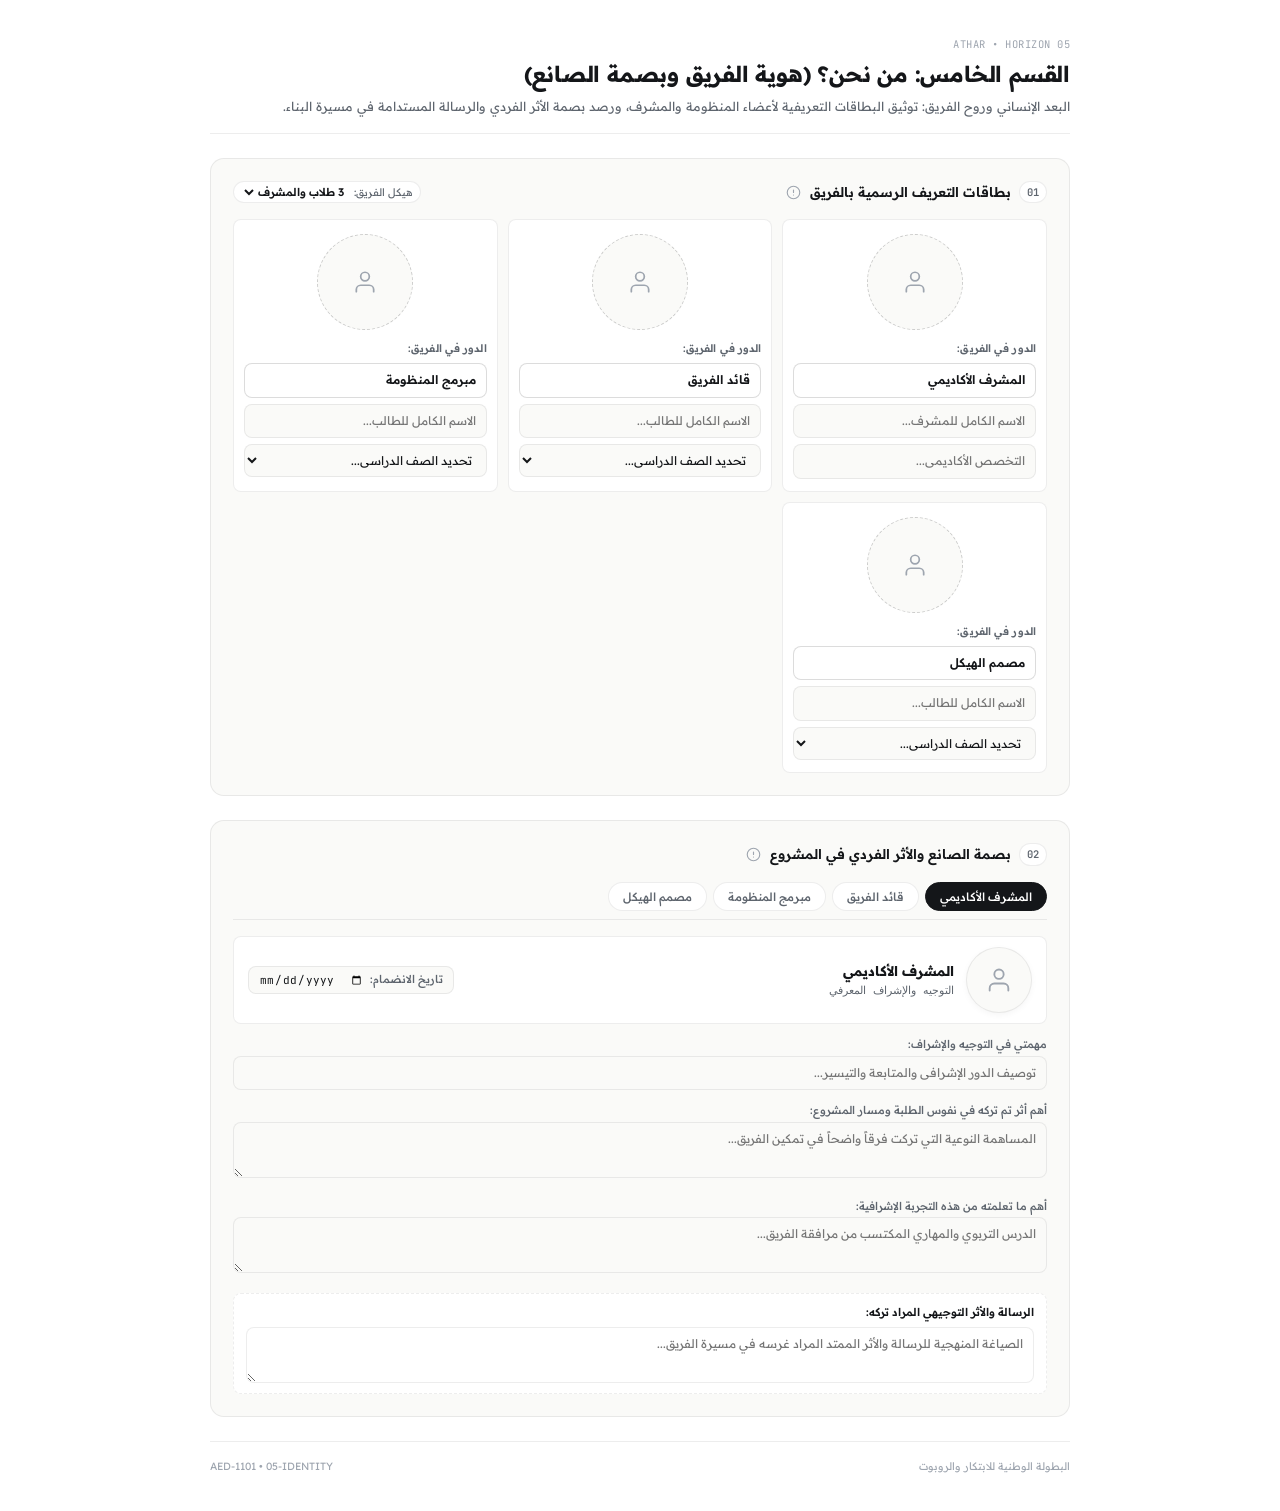
<file: modules/05_بصمة_الصانع.html>
<!DOCTYPE html>
<html lang="ar" dir="rtl">
<head>
  <meta charset="UTF-8">
  <meta name="viewport" content="width=device-width, initial-scale=1.0, maximum-scale=1.0, user-scalable=no, viewport-fit=cover">
  <title>أَثَـر • هوية الفريق وبصمة الصانع</title>
  
  <link rel="preconnect" href="https://fonts.googleapis.com">
  <link rel="preconnect" href="https://fonts.gstatic.com" crossorigin>
  <link href="https://fonts.googleapis.com/css2?family=JetBrains+Mono:wght@400;500;600;700&family=Readex+Pro:wght@300;400;500;600;700&display=swap" rel="stylesheet">

  <style>
    :root {
      --bg-sky: #faf9f6;
      --surface-pure: #ffffff;
      --surface-card: #fafaf8;
      
      --ink-deep: #141619;
      --ink-soft: #5e656e;
      --ink-subtle: #9ea5af;

      --border-whisper: rgba(0, 0, 0, 0.07);
      --border-focus: rgba(20, 22, 25, 0.3);

      --accent-valid: #10b981;
      --accent-alert: #f43f5e;

      --font-body: 'Readex Pro', -apple-system, sans-serif;
      --font-code: 'JetBrains Mono', monospace;

      --radius-sm: 8px;
      --radius-md: 14px;
      --radius-pill: 9999px;

      --ease: cubic-bezier(0.16, 1, 0.3, 1);
    }

    * {
      box-sizing: border-box;
      margin: 0;
      padding: 0;
      font-family: var(--font-body);
      -webkit-font-smoothing: antialiased;
    }

    html, body {
      width: 100%;
      max-width: 100vw;
      overflow-x: hidden;
      background-color: var(--surface-pure);
      color: var(--ink-deep);
    }

    body {
      padding: clamp(16px, 3.5vw, 36px) clamp(12px, 3vw, 28px);
      line-height: 1.6;
    }

    .master-flow {
      max-width: 860px;
      margin: 0 auto;
      display: flex;
      flex-direction: column;
      gap: 24px;
      width: 100%;
    }

    /* الترويسة الرئيسية */
    .folio-header {
      display: flex;
      flex-direction: column;
      gap: 4px;
      padding-bottom: 16px;
      border-bottom: 1px solid var(--border-whisper);
    }
    .folio-meta {
      font-family: var(--font-code);
      font-size: 10.5px;
      color: var(--ink-subtle);
      letter-spacing: 0.5px;
    }
    .folio-heading {
      font-size: clamp(18px, 2.8vw, 22px);
      font-weight: 700;
      letter-spacing: -0.2px;
      color: var(--ink-deep);
    }
    .folio-brief {
      font-size: 12.5px;
      color: var(--ink-soft);
      line-height: 1.65;
    }

    /* كتل الأقسام المتناغمة مع سائر الملفات */
    .stage-section {
      background: var(--surface-card);
      border-radius: var(--radius-md);
      border: 1px solid var(--border-whisper);
      padding: clamp(14px, 3vw, 22px);
      display: flex;
      flex-direction: column;
      gap: 16px;
      position: relative;
      transition: all 0.3s var(--ease);
    }
    .stage-section:focus-within {
      background: var(--surface-pure);
      border-color: rgba(20, 22, 25, 0.2);
      box-shadow: 0 10px 30px -10px rgba(0, 0, 0, 0.04);
    }

    .stage-bar {
      display: flex;
      justify-content: space-between;
      align-items: center;
      gap: 10px;
      flex-wrap: wrap;
    }
    .stage-identity {
      display: flex;
      align-items: center;
      gap: 8px;
    }
    .stage-num {
      font-family: var(--font-code);
      font-size: 10.5px;
      font-weight: 600;
      color: var(--ink-soft);
      background: var(--surface-pure);
      padding: 2px 7px;
      border-radius: var(--radius-pill);
      border: 1px solid var(--border-whisper);
      flex-shrink: 0;
    }
    .stage-title {
      font-size: 13.5px;
      font-weight: 600;
      color: var(--ink-deep);
      line-height: 1.4;
    }

    /* منتقي تعداد أعضاء الفريق */
    .team-size-selector-wrap {
      display: inline-flex;
      align-items: center;
      gap: 6px;
      background: var(--surface-pure);
      border: 1px solid var(--border-whisper);
      padding: 2px 8px;
      border-radius: var(--radius-pill);
    }
    .team-size-select {
      border: none;
      background: transparent;
      font-size: 11px;
      font-weight: 600;
      color: var(--ink-deep);
      outline: none;
      cursor: pointer;
    }

    /* شبكة بطاقات التعريف الرسمية - مساحات ملمومة ومحكمة */
    .profile-grid-deck {
      display: grid;
      grid-template-columns: repeat(auto-fit, minmax(210px, 1fr));
      gap: 10px;
    }

    .member-profile-card {
      background: var(--surface-pure);
      border: 1px solid var(--border-whisper);
      border-radius: var(--radius-sm);
      padding: 12px 10px; /* مساحات متراصة ومريحة */
      display: flex;
      flex-direction: column;
      align-items: center;
      text-align: center;
      gap: 6px;
      transition: all 0.25s var(--ease);
      position: relative;
    }
    .member-profile-card:hover {
      border-color: rgba(20, 22, 25, 0.2);
    }

    /* دائرة الصورة الشخصية الأكبر والأكثر حضوراً */
    .avatar-vault-circle {
      width: 96px; /* تكبير الصورة بحكمة */
      height: 96px;
      border-radius: 50%;
      border: 1.5px dashed rgba(20, 22, 25, 0.2);
      background: var(--surface-card);
      display: flex;
      flex-direction: column;
      align-items: center;
      justify-content: center;
      cursor: pointer;
      position: relative;
      overflow: hidden;
      margin: 2px 0;
      transition: border-color 0.2s;
      flex-shrink: 0;
    }
    .avatar-vault-circle:hover {
      border-color: var(--ink-deep);
    }
    .avatar-img-render {
      width: 100%;
      height: 100%;
      object-fit: cover;
      display: none;
    }

    .card-tier-title {
      font-size: 10.5px;
      font-weight: 600;
      color: var(--ink-soft);
      letter-spacing: 0.1px;
      width: 100%;
      text-align: start;
      margin-top: 2px;
    }

    /* الحقول النصية والقوائم المعيارية */
    textarea, input[type="text"], select.field-select {
      width: 100%;
      border: 1px solid var(--border-whisper);
      border-radius: var(--radius-sm);
      padding: 7px 10px;
      font-size: 12px;
      line-height: 1.55;
      color: var(--ink-deep);
      background: var(--surface-card);
      outline: none;
      transition: border-color 0.2s var(--ease), box-shadow 0.2s var(--ease), background-color 0.2s;
    }
    textarea:focus, input[type="text"]:focus, select.field-select:focus {
      border-color: var(--border-focus);
      background: var(--surface-pure);
      box-shadow: 0 0 0 3px rgba(20, 22, 25, 0.035);
    }
    textarea {
      resize: vertical;
      min-height: 56px;
    }

    .role-input-prominent {
      font-weight: 600 !important;
      color: var(--ink-deep) !important;
      background: var(--surface-pure) !important;
      border-color: rgba(20, 22, 25, 0.15) !important;
    }

    /* شريط تبديل بصمات الأثر */
    .footprint-tabs-bar {
      display: flex;
      gap: 6px;
      border-bottom: 1px solid var(--border-whisper);
      padding-bottom: 8px;
      flex-wrap: wrap; /* مرونة تامة لمنع أي تزاحم */
    }

    .footprint-tab-btn {
      background: var(--surface-pure);
      border: 1px solid var(--border-whisper);
      border-radius: var(--radius-pill);
      padding: 6px 14px;
      font-size: 11.5px;
      font-weight: 500;
      color: var(--ink-soft);
      cursor: pointer;
      text-align: center;
      line-height: 1.35;
      transition: all 0.2s;
      white-space: normal; /* يسمح بالانتقال للسطر الثاني بجمال */
    }
    .footprint-tab-btn:hover {
      color: var(--ink-deep);
      border-color: var(--ink-deep);
    }
    .footprint-tab-btn.active {
      background: var(--ink-deep);
      color: #ffffff;
      border-color: var(--ink-deep);
    }

    /* جناح بصمة العضو */
    .footprint-pane {
      display: none;
      flex-direction: column;
      gap: 12px;
      animation: paneFade 0.25s var(--ease);
    }
    .footprint-pane.active {
      display: flex;
    }
    @keyframes paneFade {
      from { opacity: 0; transform: translateY(4px); }
      to { opacity: 1; transform: translateY(0); }
    }

    /* ترويسة البصمة المتجاوبة الملمومة مع الصورة الكبيرة */
    .footprint-header-card {
      display: flex;
      justify-content: space-between;
      align-items: center;
      gap: 12px;
      background: var(--surface-pure);
      border: 1px solid var(--border-whisper);
      border-radius: var(--radius-sm);
      padding: 10px 14px; /* مساحات منضبطة */
      flex-wrap: wrap;
    }

    .footprint-identity-group {
      display: flex;
      align-items: center;
      gap: 12px;
      min-width: 0;
      flex: 1 1 200px;
    }

    /* دائرة الصورة الأكبر حجماً في ترويسة البصمة */
    .footprint-avatar-lens {
      width: 66px; /* تكبير ملموس وأنيق */
      height: 66px;
      border-radius: 50%;
      background: var(--surface-card);
      border: 1.5px solid var(--border-whisper);
      overflow: hidden;
      display: flex;
      align-items: center;
      justify-content: center;
      flex-shrink: 0;
      box-shadow: 0 2px 6px rgba(0, 0, 0, 0.04);
    }
    .footprint-avatar-lens img {
      width: 100%;
      height: 100%;
      object-fit: cover;
      display: none;
    }

    .footprint-member-meta {
      display: flex;
      flex-direction: column;
      gap: 2px;
      min-width: 0;
    }
    /* السماح بالانتقال التلقائي للسطر الثاني دون تكسير المحاذاة */
    .footprint-member-name {
      font-size: 13.5px;
      font-weight: 700;
      color: var(--ink-deep);
      line-height: 1.4;
      white-space: normal;
      word-break: break-word;
    }
    .footprint-member-tier {
      font-size: 11px;
      color: var(--ink-soft);
      font-family: var(--font-code);
      line-height: 1.4;
      white-space: normal;
      word-break: break-word;
    }

    /* مربع تاريخ الانضمام المحمي من الفيضان */
    .trial-date-container {
      display: inline-flex;
      align-items: center;
      gap: 6px;
      background: var(--surface-card);
      border: 1px solid var(--border-whisper);
      padding: 4px 10px;
      border-radius: var(--radius-sm);
      flex-shrink: 0;
      max-width: 100%;
    }
    .date-title-tag {
      font-size: 11px;
      font-weight: 500;
      color: var(--ink-soft);
      white-space: nowrap;
    }
    .trial-date-field {
      font-family: var(--font-code);
      font-size: 11px;
      color: var(--ink-deep);
      background: transparent;
      border: none;
      outline: none;
      padding: 1px 0;
      cursor: pointer;
    }

    /* التكيف الكامل مع شاشات الهواتف */
    @media (max-width: 540px) {
      .footprint-header-card {
        flex-direction: column;
        align-items: stretch;
        gap: 10px;
      }
      .trial-date-container {
        width: 100%;
        justify-content: space-between;
      }
    }

    /* حيز الرسالة والأثر */
    .quote-statement-card {
      background: var(--surface-pure);
      border: 1px dashed var(--border-whisper);
      border-radius: var(--radius-sm);
      padding: 10px 12px;
      display: flex;
      flex-direction: column;
      gap: 6px;
    }

    /* نظام الحذف والتأكيد السلس من خطوتين */
    .inline-action-slot {
      display: flex;
      align-items: center;
      gap: 6px;
    }
    .btn-discrete-action {
      border: none;
      background: transparent;
      color: var(--ink-subtle);
      cursor: pointer;
      font-size: 10px;
      padding: 2px 4px;
      border-radius: var(--radius-sm);
      transition: all 0.2s var(--ease);
    }
    .btn-discrete-action:hover { color: var(--accent-alert); }

    .confirm-pop-deck {
      display: none;
      align-items: center;
      gap: 6px;
      background: var(--surface-pure);
      padding: 2px 6px;
      border-radius: var(--radius-sm);
      border: 1px solid rgba(185, 28, 28, 0.25);
    }
    .confirm-pop-deck.active {
      display: inline-flex;
    }
    .btn-affirm-del {
      border: none;
      background: var(--accent-alert);
      color: #ffffff;
      font-size: 9px;
      font-weight: 600;
      padding: 2px 7px;
      border-radius: var(--radius-pill);
      cursor: pointer;
    }
    .btn-cancel-del {
      border: none;
      background: transparent;
      color: var(--ink-soft);
      font-size: 9px;
      cursor: pointer;
      padding: 1px 3px;
    }

    /* زر التلميح */
    .beacon-btn {
      width: 18px;
      height: 18px;
      border-radius: 50%;
      border: none;
      background: transparent;
      display: inline-flex;
      align-items: center;
      justify-content: center;
      color: var(--ink-subtle);
      cursor: pointer;
      flex-shrink: 0;
      padding: 0;
      transition: color 0.2s, transform 0.2s;
    }
    .beacon-btn:hover, .beacon-btn.active {
      color: var(--ink-deep);
      transform: scale(1.15);
    }
    .beacon-btn svg {
      width: 15px;
      height: 15px;
    }

    /* النافذة العائمة المركزية المانعة للفيضان */
    #masterTooltip {
      position: fixed;
      z-index: 100000;
      background: #141619;
      color: #ffffff;
      font-size: 11px;
      font-weight: 400;
      line-height: 1.55;
      padding: 9px 13px;
      border-radius: var(--radius-sm);
      box-shadow: 0 10px 30px rgba(0, 0, 0, 0.25);
      pointer-events: none;
      opacity: 0;
      visibility: hidden;
      transform: translateY(4px);
      transition: opacity 0.2s var(--ease), transform 0.2s var(--ease);
      max-width: 250px;
      box-sizing: border-box;
      white-space: normal;
    }
    #masterTooltip.visible {
      opacity: 1;
      visibility: visible;
      transform: translateY(0);
    }

    /* التذييل الرسمي */
    .folio-footer {
      display: flex;
      justify-content: space-between;
      align-items: center;
      padding-top: 16px;
      border-top: 1px solid var(--border-whisper);
      font-size: 10.5px;
      font-family: var(--font-code);
      color: var(--ink-subtle);
    }
  </style>
</head>
<body>

  <!-- حاوية التلميح المركزية الحرة المحسوبة برمجياً -->
  <div id="masterTooltip"></div>

  <!-- مقترحات الأدوار التخصصية للأعضاء -->
  <datalist id="rolesCommonDatalist">
    <option value="قائد الفريق"></option>
    <option value="مبرمج المنظومة"></option>
    <option value="مصمم الهيكل الميكانيكي"></option>
    <option value="مهندس الإلكترونيات"></option>
    <option value="مسؤول التجارب والتحليل"></option>
  </datalist>

  <div class="master-flow">

    <!-- الترويسة الرئيسية -->
    <header class="folio-header">
      <span class="folio-meta">ATHAR • HORIZON 05</span>
      <h1 class="folio-heading">القسم الخامس: من نحن؟ (هوية الفريق وبصمة الصانع)</h1>
      <p class="folio-brief">
        البعد الإنساني وروح الفريق: توثيق البطاقات التعريفية لأعضاء المنظومة والمشرف، ورصد بصمة الأثر الفردي والرسالة المستدامة في مسيرة البناء.
      </p>
    </header>

    <!-- 01: بطاقات التعريف الرسمية -->
    <section class="stage-section">
      <div class="stage-bar">
        <div class="stage-identity">
          <span class="stage-num">01</span>
          <h2 class="stage-title">بطاقات التعريف الرسمية بالفريق</h2>
          
          <button type="button" class="beacon-btn" data-tip="توثيق البيانات الرسمية للمشرف وأعضاء الفريق بصورة شخصية واضحة (PNG أو JPEG)، واستبعاد العضو الثالث إذا كان الفريق اثنين." aria-label="إرشاد">
            <svg viewBox="0 0 24 24" fill="none" stroke="currentColor" stroke-width="1.8" stroke-linecap="round" stroke-linejoin="round">
              <circle cx="12" cy="12" r="10"/><line x1="12" y1="8" x2="12" y2="12"/><line x1="12" y1="16" x2="12.01" y2="16"/>
            </svg>
          </button>
        </div>

        <!-- منتقي تعداد الفريق -->
        <div class="team-size-selector-wrap">
          <span style="font-size:10.5px; color:var(--ink-soft);">هيكل الفريق:</span>
          <select id="teamSizeSelector" class="team-size-select" onchange="adjustTeamSize(this.value)">
            <option value="3">3 طلاب والمشرف</option>
            <option value="2">طالبان والمشرف</option>
          </select>
        </div>
      </div>

      <div class="profile-grid-deck">
        <!-- بطاقة المشرف الأكاديمي -->
        <div class="member-profile-card">
          <div class="avatar-vault-circle" onclick="handleAvatarClick('sup_file', event)">
            <svg width="26" height="26" viewBox="0 0 24 24" fill="none" stroke="currentColor" stroke-width="1.6" stroke-linecap="round" stroke-linejoin="round" style="color:var(--ink-subtle);" id="sup_icon">
              <path d="M20 21v-2a4 4 0 0 0-4-4H8a4 4 0 0 0-4 4v2"/><circle cx="12" cy="7" r="4"/>
            </svg>
            <input type="file" id="sup_file" accept="image/png, image/jpeg" style="display:none;" onchange="handleAvatarUpload('sup', this)">
            <img id="sup_avatar_prev" class="avatar-img-render" alt="المشرف">
          </div>

          <div id="sup_del_container" style="display:none; margin-bottom:2px;">
            <button type="button" class="btn-discrete-action" id="sup_del_init" onclick="armAvatarDel('sup')">إزالة الصورة</button>
            <div class="confirm-pop-deck" id="sup_del_confirm">
              <button type="button" class="btn-affirm-del" onclick="confirmAvatarDel('sup')">تأكيد</button>
              <button type="button" class="btn-cancel-del" onclick="disarmAvatarDel('sup')">تراجع</button>
            </div>
          </div>

          <span class="card-tier-title">الدور في الفريق:</span>
          <input type="text" id="card_sup_role_title" class="role-input-prominent" value="المشرف الأكاديمي" oninput="syncMemberRole('sup', this.value)">
          <input type="text" id="card_sup_name" placeholder="الاسم الكامل للمشرف..." oninput="syncMemberName('sup', this.value)">
          <input type="text" id="card_sup_major" placeholder="التخصص الأكاديمي..." oninput="persistState()">
        </div>

        <!-- بطاقة العضو الأول -->
        <div class="member-profile-card">
          <div class="avatar-vault-circle" onclick="handleAvatarClick('st1_file', event)">
            <svg width="26" height="26" viewBox="0 0 24 24" fill="none" stroke="currentColor" stroke-width="1.6" stroke-linecap="round" stroke-linejoin="round" style="color:var(--ink-subtle);" id="st1_icon">
              <path d="M20 21v-2a4 4 0 0 0-4-4H8a4 4 0 0 0-4 4v2"/><circle cx="12" cy="7" r="4"/>
            </svg>
            <input type="file" id="st1_file" accept="image/png, image/jpeg" style="display:none;" onchange="handleAvatarUpload('st1', this)">
            <img id="st1_avatar_prev" class="avatar-img-render" alt="العضو الأول">
          </div>

          <div id="st1_del_container" style="display:none; margin-bottom:2px;">
            <button type="button" class="btn-discrete-action" id="st1_del_init" onclick="armAvatarDel('st1')">إزالة الصورة</button>
            <div class="confirm-pop-deck" id="st1_del_confirm">
              <button type="button" class="btn-affirm-del" onclick="confirmAvatarDel('st1')">تأكيد</button>
              <button type="button" class="btn-cancel-del" onclick="disarmAvatarDel('st1')">تراجع</button>
            </div>
          </div>

          <span class="card-tier-title">الدور في الفريق:</span>
          <input type="text" list="rolesCommonDatalist" id="card_st1_role_title" class="role-input-prominent" value="قائد الفريق" placeholder="تحديد الدور التخصصي..." oninput="syncMemberRole('st1', this.value)">
          <input type="text" id="card_st1_name" placeholder="الاسم الكامل للطالب..." oninput="syncMemberName('st1', this.value)">
          
          <select id="card_st1_grade" class="field-select" onchange="handleGradeChange('st1', this.value)">
            <option value="">تحديد الصف الدراسي...</option>
            <option value="الصف الرابع">الصف الرابع</option>
            <option value="الصف الخامس">الصف الخامس</option>
            <option value="الصف السادس">الصف السادس</option>
            <option value="الصف السابع">الصف السابع</option>
            <option value="الصف الثامن">الصف الثامن</option>
            <option value="الصف التاسع">الصف التاسع</option>
            <option value="الصف العاشر">الصف العاشر</option>
            <option value="الصف الحادي عشر">الصف الحادي عشر</option>
            <option value="الصف الثاني عشر">الصف الثاني عشر</option>
          </select>

          <div id="st1_branch_wrap" style="display:none; width:100%;">
            <input type="text" id="card_st1_branch" placeholder="تحديد الفرع الأكاديمي أو المهني..." oninput="persistState()">
          </div>
        </div>

        <!-- بطاقة العضو الثاني -->
        <div class="member-profile-card">
          <div class="avatar-vault-circle" onclick="handleAvatarClick('st2_file', event)">
            <svg width="26" height="26" viewBox="0 0 24 24" fill="none" stroke="currentColor" stroke-width="1.6" stroke-linecap="round" stroke-linejoin="round" style="color:var(--ink-subtle);" id="st2_icon">
              <path d="M20 21v-2a4 4 0 0 0-4-4H8a4 4 0 0 0-4 4v2"/><circle cx="12" cy="7" r="4"/>
            </svg>
            <input type="file" id="st2_file" accept="image/png, image/jpeg" style="display:none;" onchange="handleAvatarUpload('st2', this)">
            <img id="st2_avatar_prev" class="avatar-img-render" alt="العضو الثاني">
          </div>

          <div id="st2_del_container" style="display:none; margin-bottom:2px;">
            <button type="button" class="btn-discrete-action" id="st2_del_init" onclick="armAvatarDel('st2')">إزالة الصورة</button>
            <div class="confirm-pop-deck" id="st2_del_confirm">
              <button type="button" class="btn-affirm-del" onclick="confirmAvatarDel('st2')">تأكيد</button>
              <button type="button" class="btn-cancel-del" onclick="disarmAvatarDel('st2')">تراجع</button>
            </div>
          </div>

          <span class="card-tier-title">الدور في الفريق:</span>
          <input type="text" list="rolesCommonDatalist" id="card_st2_role_title" class="role-input-prominent" value="مبرمج المنظومة" placeholder="تحديد الدور التخصصي..." oninput="syncMemberRole('st2', this.value)">
          <input type="text" id="card_st2_name" placeholder="الاسم الكامل للطالب..." oninput="syncMemberName('st2', this.value)">
          
          <select id="card_st2_grade" class="field-select" onchange="handleGradeChange('st2', this.value)">
            <option value="">تحديد الصف الدراسي...</option>
            <option value="الصف الرابع">الصف الرابع</option>
            <option value="الصف الخامس">الصف الخامس</option>
            <option value="الصف السادس">الصف السادس</option>
            <option value="الصف السابع">الصف السابع</option>
            <option value="الصف الثامن">الصف الثامن</option>
            <option value="الصف التاسع">الصف التاسع</option>
            <option value="الصف العاشر">الصف العاشر</option>
            <option value="الصف الحادي عشر">الصف الحادي عشر</option>
            <option value="الصف الثاني عشر">الصف الثاني عشر</option>
          </select>

          <div id="st2_branch_wrap" style="display:none; width:100%;">
            <input type="text" id="card_st2_branch" placeholder="تحديد الفرع الأكاديمي أو المهني..." oninput="persistState()">
          </div>
        </div>

        <!-- بطاقة العضو الثالث -->
        <div class="member-profile-card" id="card_st3_block">
          <div class="avatar-vault-circle" onclick="handleAvatarClick('st3_file', event)">
            <svg width="26" height="26" viewBox="0 0 24 24" fill="none" stroke="currentColor" stroke-width="1.6" stroke-linecap="round" stroke-linejoin="round" style="color:var(--ink-subtle);" id="st3_icon">
              <path d="M20 21v-2a4 4 0 0 0-4-4H8a4 4 0 0 0-4 4v2"/><circle cx="12" cy="7" r="4"/>
            </svg>
            <input type="file" id="st3_file" accept="image/png, image/jpeg" style="display:none;" onchange="handleAvatarUpload('st3', this)">
            <img id="st3_avatar_prev" class="avatar-img-render" alt="العضو الثالث">
          </div>

          <div id="st3_del_container" style="display:none; margin-bottom:2px;">
            <button type="button" class="btn-discrete-action" id="st3_del_init" onclick="armAvatarDel('st3')">إزالة الصورة</button>
            <div class="confirm-pop-deck" id="st3_del_confirm">
              <button type="button" class="btn-affirm-del" onclick="confirmAvatarDel('st3')">تأكيد</button>
              <button type="button" class="btn-cancel-del" onclick="disarmAvatarDel('st3')">تراجع</button>
            </div>
          </div>

          <span class="card-tier-title">الدور في الفريق:</span>
          <input type="text" list="rolesCommonDatalist" id="card_st3_role_title" class="role-input-prominent" value="مصمم الهيكل" placeholder="تحديد الدور التخصصي..." oninput="syncMemberRole('st3', this.value)">
          <input type="text" id="card_st3_name" placeholder="الاسم الكامل للطالب..." oninput="syncMemberName('st3', this.value)">
          
          <select id="card_st3_grade" class="field-select" onchange="handleGradeChange('st3', this.value)">
            <option value="">تحديد الصف الدراسي...</option>
            <option value="الصف الرابع">الصف الرابع</option>
            <option value="الصف الخامس">الصف الخامس</option>
            <option value="الصف السادس">الصف السادس</option>
            <option value="الصف السابع">الصف السابع</option>
            <option value="الصف الثامن">الصف الثامن</option>
            <option value="الصف التاسع">الصف التاسع</option>
            <option value="الصف العاشر">الصف العاشر</option>
            <option value="الصف الحادي عشر">الصف الحادي عشر</option>
            <option value="الصف الثاني عشر">الصف الثاني عشر</option>
          </select>

          <div id="st3_branch_wrap" style="display:none; width:100%;">
            <input type="text" id="card_st3_branch" placeholder="تحديد الفرع الأكاديمي أو المهني..." oninput="persistState()">
          </div>
        </div>
      </div>
    </section>

    <!-- 02: بصمات الأثر والرسالة المستدامة -->
    <section class="stage-section">
      <div class="stage-bar">
        <div class="stage-identity">
          <span class="stage-num">02</span>
          <h2 class="stage-title">بصمة الصانع والأثر الفردي في المشروع</h2>

          <button type="button" class="beacon-btn" data-tip="بيان المهمة المركزية، والأثر الملموس المتروك في مسيرة المشروع، والدرس المستفاد، والرسالة والأثر المراد تركه." aria-label="إرشاد">
            <svg viewBox="0 0 24 24" fill="none" stroke="currentColor" stroke-width="1.8" stroke-linecap="round" stroke-linejoin="round">
              <circle cx="12" cy="12" r="10"/><line x1="12" y1="8" x2="12" y2="12"/><line x1="12" y1="16" x2="12.01" y2="16"/>
            </svg>
          </button>
        </div>
      </div>

      <!-- شريط تبديل أجنحة البصمات الانسيابي -->
      <div class="footprint-tabs-bar">
        <button type="button" class="footprint-tab-btn active" id="tab_btn_sup" onclick="switchFootprintTab('pane_sup_fp', this)">المشرف الأكاديمي</button>
        <button type="button" class="footprint-tab-btn" id="tab_btn_st1" onclick="switchFootprintTab('pane_st1_fp', this)">قائد الفريق</button>
        <button type="button" class="footprint-tab-btn" id="tab_btn_st2" onclick="switchFootprintTab('pane_st2_fp', this)">مبرمج المنظومة</button>
        <button type="button" class="footprint-tab-btn" id="tab_btn_st3" onclick="switchFootprintTab('pane_st3_fp', this)">مصمم الهيكل</button>
      </div>

      <!-- جناح بصمة المشرف -->
      <div class="footprint-pane active" id="pane_sup_fp">
        <!-- ترويسة البصمة: صورة أكبر ومساحات ملمومة وسماح بالسطر الثاني -->
        <div class="footprint-header-card">
          <div class="footprint-identity-group">
            <div class="footprint-avatar-lens" id="fp_sup_lens">
              <img id="fp_sup_avatar_view" alt="المشرف">
              <svg width="28" height="28" viewBox="0 0 24 24" fill="none" stroke="currentColor" stroke-width="1.6" stroke-linecap="round" stroke-linejoin="round" style="color:var(--ink-subtle);" id="fp_sup_placeholder_icon">
                <path d="M20 21v-2a4 4 0 0 0-4-4H8a4 4 0 0 0-4 4v2"/><circle cx="12" cy="7" r="4"/>
              </svg>
            </div>
            <div class="footprint-member-meta">
              <span class="footprint-member-name" id="fp_sup_name_display">المشرف الأكاديمي</span>
              <span class="footprint-member-tier" id="fp_sup_tier_display">التوجيه والإشراف المعرفي</span>
            </div>
          </div>

          <div class="trial-date-container">
            <span class="date-title-tag">تاريخ الانضمام:</span>
            <input type="date" class="trial-date-field" id="fp_sup_date" onchange="persistState()">
          </div>
        </div>

        <div>
          <span style="font-size:11px; font-weight:500; color:var(--ink-soft); display:block; margin-bottom:2px;">مهمتي في التوجيه والإشراف:</span>
          <input type="text" id="fp_sup_role" placeholder="توصيف الدور الإشرافي والمتابعة والتيسير..." oninput="persistState()">
        </div>

        <div>
          <span style="font-size:11px; font-weight:500; color:var(--ink-soft); display:block; margin-bottom:2px;">أهم أثر تم تركه في نفوس الطلبة ومسار المشروع:</span>
          <textarea rows="2" id="fp_sup_impact" placeholder="المساهمة النوعية التي تركت فرقاً واضحاً في تمكين الفريق..." oninput="persistState()"></textarea>
        </div>

        <div>
          <span style="font-size:11px; font-weight:500; color:var(--ink-soft); display:block; margin-bottom:2px;">أهم ما تعلمته من هذه التجربة الإشرافية:</span>
          <textarea rows="2" id="fp_sup_lesson" placeholder="الدرس التربوي والمهاري المكتسب من مرافقة الفريق..." oninput="persistState()"></textarea>
        </div>

        <div class="quote-statement-card">
          <span style="font-size:11px; font-weight:600; color:var(--ink-deep);">الرسالة والأثر التوجيهي المراد تركه:</span>
          <textarea rows="2" id="fp_sup_quote" placeholder="الصياغة المنهجية للرسالة والأثر الممتد المراد غرسه في مسيرة الفريق..." oninput="persistState()" style="background:#ffffff;"></textarea>
        </div>
      </div>

      <!-- جناح بصمة العضو 01 -->
      <div class="footprint-pane" id="pane_st1_fp">
        <div class="footprint-header-card">
          <div class="footprint-identity-group">
            <div class="footprint-avatar-lens" id="fp_st1_lens">
              <img id="fp_st1_avatar_view" alt="العضو الأول">
              <svg width="28" height="28" viewBox="0 0 24 24" fill="none" stroke="currentColor" stroke-width="1.6" stroke-linecap="round" stroke-linejoin="round" style="color:var(--ink-subtle);" id="fp_st1_placeholder_icon">
                <path d="M20 21v-2a4 4 0 0 0-4-4H8a4 4 0 0 0-4 4v2"/><circle cx="12" cy="7" r="4"/>
              </svg>
            </div>
            <div class="footprint-member-meta">
              <span class="footprint-member-name" id="fp_st1_name_display">قائد الفريق</span>
              <span class="footprint-member-tier" id="fp_st1_tier_display">قائد الفريق</span>
            </div>
          </div>

          <div class="trial-date-container">
            <span class="date-title-tag">تاريخ الانضمام:</span>
            <input type="date" class="trial-date-field" id="fp_st1_date" onchange="persistState()">
          </div>
        </div>

        <div>
          <span style="font-size:11px; font-weight:500; color:var(--ink-soft); display:block; margin-bottom:2px;">مهمتي الرئيسية في الفريق:</span>
          <input type="text" id="fp_st1_role" placeholder="توصيف المهام التأسيسية والمسؤوليات المباشرة..." oninput="persistState()">
        </div>

        <div>
          <span style="font-size:11px; font-weight:500; color:var(--ink-soft); display:block; margin-bottom:2px;">أهم مساهمة أفتخر بها وأحدثت فارقاً حقيقياً:</span>
          <textarea rows="2" id="fp_st1_impact" placeholder="المساهمة المحددة التي صنعت الفرق في موثوقية وأداء المنظومة..." oninput="persistState()"></textarea>
        </div>

        <div>
          <span style="font-size:11px; font-weight:500; color:var(--ink-soft); display:block; margin-bottom:2px;">أهم مهارة أو درس شخصي استقر في نفسي:</span>
          <textarea rows="2" id="fp_st1_lesson" placeholder="التحول المهاري والفكري الذي خرجت به من هذا التحدي..." oninput="persistState()"></textarea>
        </div>

        <div class="quote-statement-card">
          <span style="font-size:11px; font-weight:600; color:var(--ink-deep);">الرسالة والأثر الذي أطمح لتركه:</span>
          <textarea rows="2" id="fp_st1_quote" placeholder="الصياغة الشخصية للرسالة والأثر المعرفي والمهاري الذي أطمح لتركه في المنظومة..." oninput="persistState()" style="background:#ffffff;"></textarea>
        </div>
      </div>

      <!-- جناح بصمة العضو 02 -->
      <div class="footprint-pane" id="pane_st2_fp">
        <div class="footprint-header-card">
          <div class="footprint-identity-group">
            <div class="footprint-avatar-lens" id="fp_st2_lens">
              <img id="fp_st2_avatar_view" alt="العضو الثاني">
              <svg width="28" height="28" viewBox="0 0 24 24" fill="none" stroke="currentColor" stroke-width="1.6" stroke-linecap="round" stroke-linejoin="round" style="color:var(--ink-subtle);" id="fp_st2_placeholder_icon">
                <path d="M20 21v-2a4 4 0 0 0-4-4H8a4 4 0 0 0-4 4v2"/><circle cx="12" cy="7" r="4"/>
              </svg>
            </div>
            <div class="footprint-member-meta">
              <span class="footprint-member-name" id="fp_st2_name_display">مبرمج المنظومة</span>
              <span class="footprint-member-tier" id="fp_st2_tier_display">مبرمج المنظومة</span>
            </div>
          </div>

          <div class="trial-date-container">
            <span class="date-title-tag">تاريخ الانضمام:</span>
            <input type="date" class="trial-date-field" id="fp_st2_date" onchange="persistState()">
          </div>
        </div>

        <div>
          <span style="font-size:11px; font-weight:500; color:var(--ink-soft); display:block; margin-bottom:2px;">مهمتي الرئيسية في الفريق:</span>
          <input type="text" id="fp_st2_role" placeholder="توصيف المهام والمسؤوليات المباشرة..." oninput="persistState()">
        </div>

        <div>
          <span style="font-size:11px; font-weight:500; color:var(--ink-soft); display:block; margin-bottom:2px;">أهم مساهمة أفتخر بها وأحدثت فارقاً حقيقياً:</span>
          <textarea rows="2" id="fp_st2_impact" placeholder="المساهمة المحددة التي صنعت الفرق في موثوقية وأداء المنظومة..." oninput="persistState()"></textarea>
        </div>

        <div>
          <span style="font-size:11px; font-weight:500; color:var(--ink-soft); display:block; margin-bottom:2px;">أهم مهارة أو درس شخصي استقر في نفسي:</span>
          <textarea rows="2" id="fp_st2_lesson" placeholder="التحول المهاري والفكري الذي خرجت به من هذا التحدي..." oninput="persistState()"></textarea>
        </div>

        <div class="quote-statement-card">
          <span style="font-size:11px; font-weight:600; color:var(--ink-deep);">الرسالة والأثر الذي أطمح لتركه:</span>
          <textarea rows="2" id="fp_st2_quote" placeholder="الصياغة الشخصية للرسالة والأثر المعرفي والمهاري الذي أطمح لتركه في المنظومة..." oninput="persistState()" style="background:#ffffff;"></textarea>
        </div>
      </div>

      <!-- جناح بصمة العضو 03 -->
      <div class="footprint-pane" id="pane_st3_fp">
        <div class="footprint-header-card">
          <div class="footprint-identity-group">
            <div class="footprint-avatar-lens" id="fp_st3_lens">
              <img id="fp_st3_avatar_view" alt="العضو الثالث">
              <svg width="28" height="28" viewBox="0 0 24 24" fill="none" stroke="currentColor" stroke-width="1.6" stroke-linecap="round" stroke-linejoin="round" style="color:var(--ink-subtle);" id="fp_st3_placeholder_icon">
                <path d="M20 21v-2a4 4 0 0 0-4-4H8a4 4 0 0 0-4 4v2"/><circle cx="12" cy="7" r="4"/>
              </svg>
            </div>
            <div class="footprint-member-meta">
              <span class="footprint-member-name" id="fp_st3_name_display">مصمم الهيكل</span>
              <span class="footprint-member-tier" id="fp_st3_tier_display">مصمم الهيكل</span>
            </div>
          </div>

          <div class="trial-date-container">
            <span class="date-title-tag">تاريخ الانضمام:</span>
            <input type="date" class="trial-date-field" id="fp_st3_date" onchange="persistState()">
          </div>
        </div>

        <div>
          <span style="font-size:11px; font-weight:500; color:var(--ink-soft); display:block; margin-bottom:2px;">مهمتي الرئيسية في الفريق:</span>
          <input type="text" id="fp_st3_role" placeholder="توصيف المهام والمسؤوليات المباشرة..." oninput="persistState()">
        </div>

        <div>
          <span style="font-size:11px; font-weight:500; color:var(--ink-soft); display:block; margin-bottom:2px;">أهم مساهمة أفتخر بها وأحدثت فارقاً حقيقياً:</span>
          <textarea rows="2" id="fp_st3_impact" placeholder="المساهمة المحددة التي صنعت الفرق في موثوقية وأداء المنظومة..." oninput="persistState()"></textarea>
        </div>

        <div>
          <span style="font-size:11px; font-weight:500; color:var(--ink-soft); display:block; margin-bottom:2px;">أهم مهارة أو درس شخصي استقر في نفسي:</span>
          <textarea rows="2" id="fp_st3_lesson" placeholder="التحول المهاري والفكري الذي خرجت به من هذا التحدي..." oninput="persistState()"></textarea>
        </div>

        <div class="quote-statement-card">
          <span style="font-size:11px; font-weight:600; color:var(--ink-deep);">الرسالة والأثر الذي أطمح لتركه:</span>
          <textarea rows="2" id="fp_st3_quote" placeholder="الصياغة الشخصية للرسالة والأثر المعرفي والمهاري الذي أطمح لتركه في المنظومة..." oninput="persistState()" style="background:#ffffff;"></textarea>
        </div>
      </div>
    </section>

    <!-- التذييل الرسمي -->
    <footer class="folio-footer">
      <span>البطولة الوطنية للابتكار والروبوت</span>
      <span>AED-1101 • 05-IDENTITY</span>
    </footer>

  </div>

  <script>
    const STORAGE_KEY = 'ATHAR_IDENTITY_SCHEMA_V4';

    let state = {
      teamSize: "3",
      avatars: { sup: "", st1: "", st2: "", st3: "" },
      cards: {
        sup: { roleTitle: "المشرف الأكاديمي", name: "", major: "" },
        st1: { roleTitle: "قائد الفريق", name: "", grade: "", branch: "" },
        st2: { roleTitle: "مبرمج المنظومة", name: "", grade: "", branch: "" },
        st3: { roleTitle: "مصمم الهيكل", name: "", grade: "", branch: "" }
      },
      footprints: {
        sup: { date: "", role: "", impact: "", lesson: "", quote: "" },
        st1: { date: "", role: "", impact: "", lesson: "", quote: "" },
        st2: { date: "", role: "", impact: "", lesson: "", quote: "" },
        st3: { date: "", role: "", impact: "", lesson: "", quote: "" }
      }
    };

    // ============================================================
    // محرك التلميحات الذكي
    // ============================================================
    const tooltipEl = document.getElementById('masterTooltip');
    let activeBeaconBtn = null;

    function initMasterTooltipEngine() {
      document.body.addEventListener('click', (e) => {
        const btn = e.target.closest('.beacon-btn');
        if (btn) {
          if (activeBeaconBtn === btn && tooltipEl.classList.contains('visible')) {
            hideTooltip();
          } else {
            showTooltip(btn);
          }
          return;
        }

        if (tooltipEl.classList.contains('visible')) {
          hideTooltip();
        }
      });

      window.addEventListener('scroll', () => {
        if (tooltipEl.classList.contains('visible')) hideTooltip();
      }, { passive: true });
    }

    function showTooltip(btn) {
      if (activeBeaconBtn) activeBeaconBtn.classList.remove('active');
      activeBeaconBtn = btn;
      btn.classList.add('active');

      const text = btn.getAttribute('data-tip');
      tooltipEl.textContent = text;
      tooltipEl.classList.add('visible');

      const btnRect = btn.getBoundingClientRect();
      const tipRect = tooltipEl.getBoundingClientRect();
      const tipWidth = tipRect.width;

      let left = btnRect.left + (btnRect.width / 2) - (tipWidth / 2);
      
      const margin = 14;
      const minLeft = margin;
      const maxLeft = window.innerWidth - tipWidth - margin;
      
      left = Math.max(minLeft, Math.min(maxLeft, left));

      let top = btnRect.bottom + 8;
      if (top + tipRect.height > window.innerHeight - 10) {
        top = btnRect.top - tipRect.height - 8;
      }

      tooltipEl.style.left = `${left}px`;
      tooltipEl.style.top = `${top}px`;
    }

    function hideTooltip() {
      tooltipEl.classList.remove('visible');
      if (activeBeaconBtn) {
        activeBeaconBtn.classList.remove('active');
        activeBeaconBtn = null;
      }
    }

    // ============================================================
    // 1. التحكم بتعداد الفريق والصفوف وتخصصات الثانوي
    // ============================================================
    function adjustTeamSize(size) {
      state.teamSize = size;
      const card3 = document.getElementById('card_st3_block');
      const tab3 = document.getElementById('tab_btn_st3');
      const pane3 = document.getElementById('pane_st3_fp');

      if (size === "2") {
        card3.style.display = 'none';
        tab3.style.display = 'none';
        if (pane3.classList.contains('active')) {
          switchFootprintTab('pane_sup_fp', document.getElementById('tab_btn_sup'));
        }
      } else {
        card3.style.display = 'flex';
        tab3.style.display = 'inline-block';
      }
      persistState();
    }

    function handleGradeChange(studentKey, gradeVal) {
      state.cards[studentKey].grade = gradeVal;
      const wrap = document.getElementById(`${studentKey}_branch_wrap`);
      const isHighSchool = ['الصف العاشر', 'الصف الحادي عشر', 'الصف الثاني عشر'].includes(gradeVal);

      if (isHighSchool) {
        wrap.style.display = 'block';
      } else {
        wrap.style.display = 'none';
        document.getElementById(`card_${studentKey}_branch`).value = '';
        state.cards[studentKey].branch = '';
      }

      updateMemberMetaDisplays(studentKey);
      persistState();
    }

    function syncMemberRole(key, roleVal) {
      state.cards[key].roleTitle = roleVal;
      
      const tabBtn = document.getElementById(`tab_btn_${key}`);
      if (tabBtn) {
        tabBtn.innerText = roleVal.trim() || (key === 'sup' ? 'المشرف الأكاديمي' : 'عضو الفريق');
      }

      updateMemberMetaDisplays(key);
      persistState();
    }

    function syncMemberName(key, nameVal) {
      state.cards[key].name = nameVal;
      updateMemberMetaDisplays(key);
      persistState();
    }

    function updateMemberMetaDisplays(key) {
      const nameBadge = document.getElementById(`fp_${key}_name_display`);
      const tierBadge = document.getElementById(`fp_${key}_tier_display`);

      const name = state.cards[key].name;
      const role = state.cards[key].roleTitle;
      const grade = state.cards[key].grade;

      if (nameBadge) {
        nameBadge.innerText = name && name.trim() ? name.trim() : (role || 'عضو الفريق');
      }

      if (tierBadge) {
        if (key === 'sup') {
          tierBadge.innerText = role || 'المشرف الأكاديمي';
        } else {
          tierBadge.innerText = [role, grade].filter(Boolean).join(' • ') || 'عضو الفريق';
        }
      }
    }

    function switchFootprintTab(targetPaneId, btn) {
      document.querySelectorAll('.footprint-pane').forEach(p => p.classList.remove('active'));
      document.querySelectorAll('.footprint-tab-btn').forEach(b => b.classList.remove('active'));
      document.getElementById(targetPaneId).classList.add('active');
      btn.classList.add('active');
    }

    // ============================================================
    // 2. إدارة الصور الشخصية وتأكيد الحذف
    // ============================================================
    function handleAvatarClick(fileInputId, e) {
      document.getElementById(fileInputId).click();
    }

    function handleAvatarUpload(slotKey, input) {
      if (input.files && input.files[0]) {
        const reader = new FileReader();
        reader.onload = function(e) {
          state.avatars[slotKey] = e.target.result;
          displayAvatarView(slotKey, e.target.result);
          persistState();
        };
        reader.readAsDataURL(input.files[0]);
      }
    }

    function displayAvatarView(slotKey, src) {
      // 1. تحديث دائرة البطاقة في الأعلى
      const img = document.getElementById(`${slotKey}_avatar_prev`);
      const icon = document.getElementById(`${slotKey}_icon`);
      const del = document.getElementById(`${slotKey}_del_container`);

      if (img && src) {
        img.src = src;
        img.style.display = 'block';
        if (icon) icon.style.display = 'none';
        if (del) del.style.display = 'block';
      }

      // 2. تحديث دائرة ترويسة البصمة
      const fpImg = document.getElementById(`fp_${slotKey}_avatar_view`);
      const fpPlaceholder = document.getElementById(`fp_${slotKey}_placeholder_icon`);
      if (fpImg && src) {
        fpImg.src = src;
        fpImg.style.display = 'block';
        if (fpPlaceholder) fpPlaceholder.style.display = 'none';
      }
    }

    function armAvatarDel(slotKey) {
      document.getElementById(`${slotKey}_del_init`).style.display = 'none';
      document.getElementById(`${slotKey}_del_confirm`).classList.add('active');
    }

    function disarmAvatarDel(slotKey) {
      document.getElementById(`${slotKey}_del_init`).style.display = 'inline-block';
      document.getElementById(`${slotKey}_del_confirm`).classList.remove('active');
    }

    function confirmAvatarDel(slotKey) {
      state.avatars[slotKey] = "";
      
      const img = document.getElementById(`${slotKey}_avatar_prev`);
      const icon = document.getElementById(`${slotKey}_icon`);
      const del = document.getElementById(`${slotKey}_del_container`);
      const input = document.getElementById(`${slotKey}_file`);

      if (img) { img.src = ""; img.style.display = 'none'; }
      if (icon) icon.style.display = 'block';
      if (del) del.style.display = 'none';
      if (input) input.value = '';

      const fpImg = document.getElementById(`fp_${slotKey}_avatar_view`);
      const fpPlaceholder = document.getElementById(`fp_${slotKey}_placeholder_icon`);
      if (fpImg) { fpImg.src = ""; fpImg.style.display = 'none'; }
      if (fpPlaceholder) fpPlaceholder.style.display = 'block';

      disarmAvatarDel(slotKey);
      persistState();
    }

    // ============================================================
    // 3. الحفظ المحلي التلقائي واسترجاع البيانات
    // ============================================================
    function collectCurrentValues() {
      state.cards.sup.roleTitle = document.getElementById('card_sup_role_title').value;
      state.cards.sup.name = document.getElementById('card_sup_name').value;
      state.cards.sup.major = document.getElementById('card_sup_major').value;

      ['st1', 'st2', 'st3'].forEach(k => {
        state.cards[k].roleTitle = document.getElementById(`card_${k}_role_title`).value;
        state.cards[k].name = document.getElementById(`card_${k}_name`).value;
        state.cards[k].grade = document.getElementById(`card_${k}_grade`).value;
        state.cards[k].branch = document.getElementById(`card_${k}_branch`).value;
      });

      ['sup', 'st1', 'st2', 'st3'].forEach(k => {
        state.footprints[k].date = document.getElementById(`fp_${k}_date`).value;
        state.footprints[k].role = document.getElementById(`fp_${k}_role`).value;
        state.footprints[k].impact = document.getElementById(`fp_${k}_impact`).value;
        state.footprints[k].lesson = document.getElementById(`fp_${k}_lesson`).value;
        state.footprints[k].quote = document.getElementById(`fp_${k}_quote`).value;
      });
    }

    function persistState() {
      collectCurrentValues();
      try {
        localStorage.setItem(STORAGE_KEY, JSON.stringify(state));
      } catch(err) {
        console.warn('تجاوزت البيانات الحجم التخزيني المقترح.');
      }
    }

    function restoreState() {
      const raw = localStorage.getItem(STORAGE_KEY);
      if (raw) {
        try {
          const parsed = JSON.parse(raw);
          state = { ...state, ...parsed };

          if (state.teamSize) {
            document.getElementById('teamSizeSelector').value = state.teamSize;
            adjustTeamSize(state.teamSize);
          }

          document.getElementById('card_sup_role_title').value = state.cards.sup.roleTitle || 'المشرف الأكاديمي';
          document.getElementById('card_sup_name').value = state.cards.sup.name || '';
          document.getElementById('card_sup_major').value = state.cards.sup.major || '';
          syncMemberRole('sup', state.cards.sup.roleTitle);
          syncMemberName('sup', state.cards.sup.name);

          ['st1', 'st2', 'st3'].forEach(k => {
            const roleVal = state.cards[k].roleTitle || (k === 'st1' ? 'قائد الفريق' : (k === 'st2' ? 'مبرمج المنظومة' : 'مصمم الهيكل'));
            document.getElementById(`card_${k}_role_title`).value = roleVal;
            syncMemberRole(k, roleVal);

            document.getElementById(`card_${k}_name`).value = state.cards[k].name || '';
            syncMemberName(k, state.cards[k].name);
            
            const gradeVal = state.cards[k].grade || '';
            document.getElementById(`card_${k}_grade`).value = gradeVal;
            handleGradeChange(k, gradeVal);

            document.getElementById(`card_${k}_branch`).value = state.cards[k].branch || '';
          });

          ['sup', 'st1', 'st2', 'st3'].forEach(k => {
            if (state.footprints[k]) {
              document.getElementById(`fp_${k}_date`).value = state.footprints[k].date || '';
              document.getElementById(`fp_${k}_role`).value = state.footprints[k].role || '';
              document.getElementById(`fp_${k}_impact`).value = state.footprints[k].impact || '';
              document.getElementById(`fp_${k}_lesson`).value = state.footprints[k].lesson || '';
              document.getElementById(`fp_${k}_quote`).value = state.footprints[k].quote || '';
            }
          });

          ['sup', 'st1', 'st2', 'st3'].forEach(k => {
            if (state.avatars[k]) {
              displayAvatarView(k, state.avatars[k]);
            }
          });
        } catch(err) {}
      }
    }

    function escapeHtml(str) {
      return (str || '').replace(/"/g, '&quot;');
    }

    window.addEventListener('DOMContentLoaded', () => {
      restoreState();
      initMasterTooltipEngine();
    });
  </script>
</body>
</html>
</file>
<file: css/style.css>
/* =========================================================================
   أَثَـر • ATHAR UNIFIED DESIGN SYSTEM (DEFINITIVE MASTER STYLESHEET)
   البطولة الوطنية للابتكار والروبوت — وزارة التربية والتعليم وتنمية الموارد البشرية
   ========================================================================= */

/* =========================================================================
   1. المتغيرات والأساسيات المعمارية (Design Tokens & Reset)
   ========================================================================= */
:root {
  --bg-sky: #faf9f6;
  --surface-pure: #ffffff;
  --surface-card: #fafaf8;
  --surface-glass: rgba(255, 255, 255, 0.94);
  
  --ink-deep: #141619;
  --ink-soft: #4b525a;
  --ink-subtle: #8a929d;

  --gold-primary: #a77824;
  --gold-deep: #785312;
  --gold-soft: #fcf8ee;
  --gold-border: #e8d7b6;
  --gold-glow: rgba(167, 120, 36, 0.28);

  --emerald-serene: #0f766e;
  --emerald-bg: #f0fdfa;
  --red-alert: #b91c1c;
  --red-bg: #fef2f2;

  --border-whisper: rgba(20, 22, 25, 0.08);
  --border-focus: rgba(20, 22, 25, 0.3);

  --font-body: 'Readex Pro', -apple-system, BlinkMacSystemFont, sans-serif;
  --font-code: 'JetBrains Mono', monospace;
  --font-quran: 'Amiri', serif;

  --radius-sm: 8px;
  --radius-md: 14px;
  --radius-lg: 22px;
  --radius-pill: 9999px;

  --ease-smooth: cubic-bezier(0.16, 1, 0.3, 1);
  --ease-elastic: cubic-bezier(0.18, 0.89, 0.32, 1.28);
}

* {
  box-sizing: border-box;
  margin: 0;
  padding: 0;
  font-family: var(--font-body);
  -webkit-font-smoothing: antialiased;
  -webkit-tap-highlight-color: transparent;
}

html, body {
  width: 100vw;
  min-height: 100vh;
  overflow-x: hidden;
  background-color: var(--bg-sky);
  color: var(--ink-deep);
  line-height: 1.6;
}

body {
  display: flex;
  flex-direction: column;
  position: relative;
  padding-bottom: 105px; /* حيز مريح جداً للشريط السفلي العائم */
}

button, input, textarea, select {
  font-family: inherit;
  color: inherit;
}

/* =========================================================================
   2. الترويسة الموحدة ومصباح البصيرة (Master Header & Insight Ticker)
   ========================================================================= */
.master-header {
  position: sticky;
  top: 0;
  z-index: 100;
  background: var(--surface-glass);
  backdrop-filter: blur(18px);
  -webkit-backdrop-filter: blur(18px);
  border-bottom: 1px solid var(--border-whisper);
  padding: 10px clamp(12px, 3vw, 32px);
}

.header-inner {
  max-width: 1100px;
  margin: 0 auto;
  display: flex;
  justify-content: space-between;
  align-items: center;
  gap: 12px;
}

.brand-cluster {
  display: flex;
  align-items: center;
  gap: 8px;
  cursor: pointer;
  user-select: none;
}
.brand-seed {
  width: 9px;
  height: 9px;
  background: var(--gold-primary);
  border-radius: 50%;
  box-shadow: 0 0 0 4px var(--gold-glow);
  animation: pulseOrigin 3s infinite var(--ease-smooth);
}
@keyframes pulseOrigin {
  0%, 100% { transform: scale(0.9); box-shadow: 0 0 0 3px var(--gold-glow); }
  50% { transform: scale(1.15); box-shadow: 0 0 0 7px rgba(167, 120, 36, 0); }
}
.brand-title {
  font-size: 17px;
  font-weight: 700;
  letter-spacing: -0.3px;
  color: var(--ink-deep);
}

/* مصباح البصيرة القرآني والنبوي */
.insight-deck {
  flex: 1;
  max-width: 440px;
  height: 36px;
  background: #ffffff;
  border: 1px solid var(--gold-border);
  border-radius: var(--radius-pill);
  padding: 0 12px;
  display: flex;
  align-items: center;
  gap: 8px;
  cursor: pointer;
  transition: all 0.25s var(--ease-smooth);
}
.insight-deck:hover {
  box-shadow: 0 3px 12px var(--gold-glow);
  border-color: var(--gold-primary);
}
.insight-beacon-icon {
  color: var(--gold-primary);
  font-size: 13px;
  flex-shrink: 0;
}
.insight-kinetic-viewport {
  flex: 1;
  overflow: hidden;
  position: relative;
  height: 100%;
  mask-image: linear-gradient(to left, black 0%, black 88%, transparent 100%);
  -webkit-mask-image: linear-gradient(to left, black 0%, black 88%, transparent 100%);
}
.insight-kinetic-text {
  position: absolute;
  right: 0;
  top: 0;
  bottom: 0;
  line-height: 36px;
  white-space: nowrap;
  font-size: 11.5px;
  font-weight: 500;
  color: var(--gold-deep);
  transition: opacity 0.4s var(--ease-smooth);
}

.tools-cluster {
  display: flex;
  align-items: center;
  gap: 8px;
  flex-shrink: 0;
}
.btn-notif {
  height: 32px;
  padding: 0 10px;
  background: #ffffff;
  border: 1px solid var(--border-whisper);
  border-radius: var(--radius-pill);
  display: inline-flex;
  align-items: center;
  gap: 6px;
  font-size: 11px;
  font-weight: 600;
  color: var(--ink-soft);
  cursor: pointer;
  transition: all 0.2s var(--ease-smooth);
}
.btn-notif:hover {
  border-color: var(--ink-deep);
  color: var(--ink-deep);
}
.live-dot {
  width: 6px;
  height: 6px;
  background: var(--red-alert);
  border-radius: 50%;
  box-shadow: 0 0 6px var(--red-alert);
  animation: pulseSignal 2s infinite;
}
@keyframes pulseSignal {
  0%, 100% { opacity: 1; transform: scale(1); }
  50% { opacity: 0.4; transform: scale(0.85); }
}
.team-badge {
  background: #ffffff;
  border: 1px solid var(--gold-border);
  color: var(--gold-deep);
  font-family: var(--font-code);
  font-size: 11px;
  font-weight: 700;
  height: 32px;
  padding: 0 10px;
  border-radius: var(--radius-pill);
  display: inline-flex;
  align-items: center;
  letter-spacing: 0.5px;
}

/* =========================================================================
   3. رادار الإنجاز الموجه المانع للتشتت (Focus Radar)
   ========================================================================= */
.radar-strip {
  max-width: 1000px;
  margin: 14px auto 0;
  padding: 0 clamp(12px, 3vw, 32px);
  width: 100%;
}
.radar-card {
  background: #ffffff;
  border: 1px solid var(--border-whisper);
  border-radius: var(--radius-md);
  padding: 10px 16px;
  display: flex;
  justify-content: space-between;
  align-items: center;
  gap: 12px;
  box-shadow: 0 2px 8px rgba(0,0,0,0.02);
}
.radar-info {
  display: flex;
  flex-direction: column;
  gap: 2px;
  min-width: 0;
}
.radar-title {
  font-size: 11px;
  font-weight: 700;
  color: var(--gold-primary);
  text-transform: uppercase;
  letter-spacing: 0.3px;
}
.radar-status {
  font-size: 12px;
  font-weight: 500;
  color: var(--ink-soft);
  white-space: nowrap;
  overflow: hidden;
  text-overflow: ellipsis;
}
.radar-metrics {
  display: flex;
  align-items: center;
  gap: 12px;
  flex-shrink: 0;
}
.radar-pct {
  font-family: var(--font-code);
  font-size: 22px;
  font-weight: 700;
  color: var(--ink-deep);
}
.radar-track-mini {
  width: 90px;
  height: 6px;
  background: var(--bg-sky);
  border-radius: var(--radius-pill);
  overflow: hidden;
  border: 1px solid var(--border-whisper);
}
.radar-fill-mini {
  height: 100%;
  width: 0%;
  background: linear-gradient(90deg, #c89b3c, var(--gold-primary));
  border-radius: var(--radius-pill);
  transition: width 0.4s var(--ease-smooth);
}

/* =========================================================================
   4. استوديو الآفاق المشهدية والبطاقات (Studio Viewport & Cards)
   ========================================================================= */
.studio-viewport {
  max-width: 1000px;
  margin: 16px auto 0;
  padding: 0 clamp(12px, 3vw, 32px);
  width: 100%;
  flex: 1;
}

.horizon-pane {
  display: none;
  flex-direction: column;
  gap: 20px;
  animation: horizonFade 0.3s var(--ease-smooth);
}
.horizon-pane.active {
  display: flex;
}
@keyframes horizonFade {
  from { opacity: 0; transform: translateY(6px); }
  to { opacity: 1; transform: translateY(0); }
}

/* ترويسة كل أفق */
.horizon-head {
  background: #ffffff;
  border: 1px solid var(--border-whisper);
  border-right: 4px solid var(--gold-primary);
  border-radius: var(--radius-md);
  padding: 18px 20px;
  display: flex;
  justify-content: space-between;
  align-items: center;
  gap: 14px;
  box-shadow: 0 4px 14px rgba(0,0,0,0.02);
}
.horizon-tag {
  font-family: var(--font-code);
  font-size: 10.5px;
  font-weight: 700;
  color: var(--gold-primary);
  letter-spacing: 0.5px;
}
.horizon-title {
  font-size: clamp(17px, 2.5vw, 21px);
  font-weight: 700;
  margin: 2px 0 4px;
}
.horizon-desc {
  font-size: 12.5px;
  color: var(--ink-soft);
  line-height: 1.6;
}
.horizon-state-pill {
  background: var(--gold-soft);
  border: 1px solid var(--gold-border);
  color: var(--gold-deep);
  padding: 6px 14px;
  border-radius: var(--radius-pill);
  font-size: 11px;
  font-weight: 600;
  white-space: nowrap;
  flex-shrink: 0;
}

/* بطاقات المراحل الهندسية داخل الأفق */
.stage-card {
  background: var(--surface-card);
  border: 1px solid var(--border-whisper);
  border-radius: var(--radius-md);
  padding: clamp(14px, 2.5vw, 22px);
  display: flex;
  flex-direction: column;
  gap: 14px;
  transition: all 0.25s var(--ease-smooth);
}
.stage-card:focus-within {
  background: #ffffff;
  border-color: rgba(20, 22, 25, 0.2);
  box-shadow: 0 8px 24px -6px rgba(0,0,0,0.04);
}
.stage-bar {
  display: flex;
  justify-content: space-between;
  align-items: center;
  gap: 10px;
  flex-wrap: wrap;
}
.stage-label-group {
  display: flex;
  align-items: center;
  gap: 8px;
}
.stage-idx {
  font-family: var(--font-code);
  font-size: 10.5px;
  font-weight: 700;
  color: var(--ink-soft);
  background: #ffffff;
  padding: 2px 8px;
  border-radius: var(--radius-pill);
  border: 1px solid var(--border-whisper);
}
.stage-name {
  font-size: 13.5px;
  font-weight: 600;
}

.badge-code {
  font-family: var(--font-code);
  font-size: 11px;
  color: var(--ink-subtle);
  background: #ffffff;
  border: 1px solid var(--border-whisper);
  padding: 2px 8px;
  border-radius: var(--radius-pill);
}

/* =========================================================================
   5. نظام العناوين الدائمة والحقول والنصوص الدلالية (Form System & Ghost Placeholders)
   ========================================================================= */

/* العناوين الحقلية الدائمة فوق المربعات لضمان أقصى درجات الوضوح والـ UX */
.field-group {
  display: flex;
  flex-direction: column;
  gap: 4px;
  width: 100%;
}

.field-label {
  display: block;
  font-size: 11.5px;
  font-weight: 600;
  color: var(--ink-soft);
  margin-bottom: 2px;
  letter-spacing: 0.1px;
}

/* الحقول النصية المعيارية */
textarea, input[type="text"], input[type="number"], input[type="date"], select, .field-select {
  width: 100%;
  border: 1px solid var(--border-whisper);
  border-radius: var(--radius-sm);
  padding: 10px 12px;
  font-size: 12.5px;
  line-height: 1.65;
  color: var(--ink-deep);
  background: #ffffff;
  outline: none;
  transition: border-color 0.2s var(--ease-smooth), box-shadow 0.2s var(--ease-smooth);
}
textarea:focus, input[type="text"]:focus, input[type="number"]:focus, input[type="date"]:focus, select:focus {
  border-color: var(--border-focus);
  box-shadow: 0 0 0 3px rgba(20, 22, 25, 0.035);
}
textarea {
  resize: vertical;
  min-height: 68px;
}

/* نصوص دلالية إرشادية شبه شفافة تختفي فور النقر أو التركيز */
input::placeholder, textarea::placeholder {
  color: var(--ink-subtle);
  opacity: 0.52;
  font-weight: 400;
  transition: opacity 0.2s var(--ease-smooth);
}
input:focus::placeholder, textarea:focus::placeholder {
  opacity: 0 !important;
}

/* عداد الكلمات المندمج */
.word-meter {
  font-family: var(--font-code);
  font-size: 11px;
  color: var(--ink-subtle);
  display: inline-flex;
  align-items: baseline;
  gap: 3px;
}
.word-meter.in-range { color: var(--emerald-serene); font-weight: 600; }
.word-meter.out-range { color: var(--red-alert); }

/* التيارات العمودية والبطاقات التمهيدية الفارغة */
.vertical-stream {
  display: flex;
  flex-direction: column;
  gap: 10px;
}
.empty-stream-card {
  background: #ffffff;
  border: 1px dashed var(--border-whisper);
  border-radius: var(--radius-sm);
  padding: 16px;
  text-align: center;
  color: var(--ink-subtle);
  font-size: 11.5px;
  display: flex;
  flex-direction: column;
  align-items: center;
  gap: 4px;
}

/* مسارات الأفق 01 */
.adopted-selection-banner {
  background: #ffffff;
  border: 1px solid var(--border-whisper);
  border-radius: var(--radius-sm);
  padding: 12px;
  display: flex;
  justify-content: space-between;
  align-items: center;
  flex-wrap: wrap;
  gap: 10px;
}
.caption-muted {
  font-size: 10.5px;
  color: var(--ink-subtle);
  display: block;
}
.title-adopted {
  font-size: 13px;
  color: var(--ink-deep);
}
.grid-pillar {
  display: grid;
  grid-template-columns: 1fr 2fr;
  gap: 10px;
}
@media (max-width: 640px) {
  .grid-pillar { grid-template-columns: 1fr; }
}

/* زر التلميح الموضعي */
.beacon-btn {
  width: 18px;
  height: 18px;
  border-radius: 50%;
  border: none;
  background: transparent;
  display: inline-flex;
  align-items: center;
  justify-content: center;
  color: var(--ink-subtle);
  cursor: pointer;
  flex-shrink: 0;
  transition: transform 0.2s var(--ease-smooth), color 0.2s var(--ease-smooth);
}
.beacon-btn:hover { color: var(--gold-primary); transform: scale(1.15); }
.beacon-btn svg { width: 15px; height: 15px; }

/* =========================================================================
   6. النظام الموحد لمسارح رفع الصور (Unified Media Shelves & WebP)
   ========================================================================= */
.media-shelf {
  border: 1.5px dashed var(--gold-border);
  border-radius: var(--radius-md);
  background: #ffffff;
  padding: 18px 14px;
  display: flex;
  flex-direction: column;
  align-items: center;
  justify-content: center;
  text-align: center;
  gap: 6px;
  cursor: pointer;
  position: relative;
  min-height: 120px;
  transition: border-color 0.22s, background-color 0.22s, transform 0.2s;
}
.media-shelf:hover {
  border-color: var(--gold-primary);
  background: var(--gold-soft);
  transform: translateY(-1px);
}
.upload-placeholder-content {
  display: flex;
  flex-direction: column;
  align-items: center;
  gap: 6px;
  pointer-events: none;
}
.upload-main-text {
  font-size: 12px;
  font-weight: 600;
  color: var(--ink-deep);
}
.upload-sub-text {
  font-size: 10px;
  font-family: var(--font-code);
  color: var(--ink-subtle);
}
.media-shelf img {
  max-width: 100%;
  max-height: 260px;
  border-radius: var(--radius-sm);
  display: none;
  object-fit: contain;
}

/* منصة إزالة الصورة وتأكيد الحذف بخطوتين */
.del-btn-container {
  position: absolute;
  top: 8px;
  left: 8px;
  z-index: 10;
}
.btn-discrete-del {
  border: none;
  background: var(--surface-glass);
  color: var(--ink-subtle);
  cursor: pointer;
  font-size: 10.5px;
  padding: 3px 8px;
  border-radius: var(--radius-pill);
  border: 1px solid var(--border-whisper);
  transition: all 0.2s;
}
.btn-discrete-del:hover { color: var(--red-alert); border-color: rgba(185, 28, 28, 0.3); }

.confirm-deck {
  display: none;
  align-items: center;
  gap: 6px;
  background: #ffffff;
  padding: 2px 8px;
  border-radius: var(--radius-pill);
  border: 1px solid rgba(185, 28, 28, 0.35);
  box-shadow: 0 4px 12px rgba(0,0,0,0.06);
}
.confirm-deck.active { display: inline-flex; }
.btn-affirm {
  border: none;
  background: var(--red-alert);
  color: #ffffff;
  font-size: 9.5px;
  font-weight: 600;
  padding: 2px 8px;
  border-radius: var(--radius-pill);
  cursor: pointer;
}
.btn-cancel {
  border: none;
  background: transparent;
  color: var(--ink-soft);
  font-size: 9.5px;
  cursor: pointer;
  padding: 1px 4px;
}

/* =========================================================================
   7. تجاوب شبكة المكونات (BOM) على الهواتف ومسرح الإسقاط المكاني
   ========================================================================= */

/* شبكة مدخلات المكونات المتجاوبة بالكامل على الهواتف والشاشات الصغيرة */
.bom-grid-responsive {
  display: grid;
  grid-template-columns: 1.5fr 1.2fr 0.8fr 0.8fr;
  gap: 8px;
}

@media (max-width: 680px) {
  .bom-grid-responsive {
    grid-template-columns: 1fr 1fr;
    gap: 10px;
  }
  .bom-grid-responsive .field-full-mobile {
    grid-column: span 2;
  }
}

.bom-grid-sub {
  display: grid;
  grid-template-columns: 1fr 1fr;
  gap: 8px;
}

@media (max-width: 680px) {
  .bom-grid-sub {
    grid-template-columns: 1fr;
    gap: 10px;
  }
}

/* مسرح الإسقاط المكاني للنموذج النهائي */
.stage-viewport-boundary {
  position: relative;
  width: 100%;
  min-height: 380px;
  background: #ffffff;
  background-image: radial-gradient(rgba(20, 22, 25, 0.07) 1px, transparent 1px);
  background-size: 18px 18px;
  border: 1px solid var(--border-whisper);
  border-radius: var(--radius-lg);
  display: flex;
  align-items: center;
  justify-content: center;
  overflow: hidden;
  touch-action: pan-y !important;
  user-select: none;
}

.btn-camera-orbital {
  position: absolute;
  top: 12px;
  left: 12px;
  width: 44px;
  height: 44px;
  border-radius: 50%;
  background: var(--surface-glass);
  backdrop-filter: blur(16px);
  -webkit-backdrop-filter: blur(16px);
  border: 1px solid var(--border-whisper);
  box-shadow: 0 4px 16px rgba(0, 0, 0, 0.06);
  display: flex;
  align-items: center;
  justify-content: center;
  cursor: pointer;
  z-index: 30;
  transition: all 0.25s var(--ease-smooth);
}
.btn-camera-orbital:hover {
  border-color: var(--gold-primary);
  transform: scale(1.08) rotate(12deg);
  box-shadow: 0 6px 20px var(--gold-glow);
}
.btn-camera-orbital svg { width: 26px; height: 26px; }

.targeting-reticle-toast {
  display: none;
  position: absolute;
  top: 14px;
  left: 50%;
  transform: translateX(-50%);
  background: var(--ink-deep);
  color: #ffffff;
  font-size: 11px;
  font-weight: 600;
  padding: 6px 18px;
  border-radius: var(--radius-pill);
  box-shadow: 0 6px 20px rgba(0,0,0,0.3);
  z-index: 35;
}

.image-tight-frame {
  position: relative;
  display: inline-block;
  max-width: 100%;
  line-height: 0;
}
.robot-rendered-img {
  max-width: 100%;
  max-height: 520px;
  display: none;
  object-fit: contain;
  pointer-events: none;
  border-radius: var(--radius-sm);
}
.pins-strict-overlay {
  position: absolute;
  inset: 0;
  width: 100%;
  height: 100%;
  pointer-events: none;
}

/* دبابيس المؤشرات الهندسية */
.pin-specimen-node {
  position: absolute;
  transform: translate(-50%, -50%);
  pointer-events: auto;
  cursor: pointer;
  z-index: 10;
  display: flex;
  align-items: center;
  justify-content: center;
  touch-action: none !important;
}
.pin-core-disc {
  width: 28px;
  height: 28px;
  border-radius: 50%;
  background: var(--ink-deep);
  color: #ffffff;
  border: 2px solid #ffffff;
  display: flex;
  align-items: center;
  justify-content: center;
  font-family: var(--font-code);
  font-size: 11px;
  font-weight: 700;
  box-shadow: 0 4px 12px rgba(0, 0, 0, 0.28);
  transition: all 0.2s var(--ease-smooth);
}

/* تحول الدبابيس على الهواتف لجواهر متوهجة */
@media (max-width: 680px) {
  .pin-core-disc {
    width: 15px;
    height: 15px;
    font-size: 0px;
    background: var(--gold-primary);
    border: 2px solid #ffffff;
    box-shadow: 0 0 0 3px var(--gold-glow);
    animation: jewelPulse 3s infinite;
  }
  @keyframes jewelPulse {
    0%, 100% { transform: scale(1); box-shadow: 0 0 0 3px var(--gold-glow); }
    50% { transform: scale(1.25); box-shadow: 0 0 0 6px rgba(167, 120, 36, 0.45); }
  }
}

/* شريط شرائح الـ BOM أسفل المسرح */
.bom-chips-deck {
  display: flex;
  gap: 8px;
  overflow-x: auto;
  padding: 4px 0;
  scrollbar-width: none;
}
.bom-chips-deck::-webkit-scrollbar { display: none; }
.bom-chip-token {
  background: #ffffff;
  border: 1px solid var(--border-whisper);
  border-radius: var(--radius-pill);
  padding: 5px 12px;
  font-size: 11px;
  font-weight: 600;
  color: var(--ink-soft);
  cursor: pointer;
  display: inline-flex;
  align-items: center;
  gap: 6px;
  flex-shrink: 0;
  transition: all 0.2s var(--ease-smooth);
}
.bom-chip-token.is-located {
  background: var(--gold-soft);
  border-color: rgba(167, 120, 36, 0.35);
  color: var(--gold-deep);
}
.bom-chip-token.is-active-target {
  background: var(--gold-primary);
  color: #ffffff;
  border-color: var(--gold-primary);
  box-shadow: 0 4px 12px var(--gold-glow);
}

/* درج فحص تفاصيل المكون */
.inspect-drawer-card {
  background: #ffffff;
  border: 1px solid var(--border-whisper);
  border-radius: var(--radius-md);
  padding: 12px 16px;
  display: none;
  flex-direction: column;
  gap: 8px;
  box-shadow: 0 4px 18px rgba(0,0,0,0.04);
}
.inspect-drawer-top {
  display: flex;
  justify-content: space-between;
  align-items: center;
  border-bottom: 1px solid var(--border-whisper);
  padding-bottom: 4px;
}
.inspect-drawer-title-group {
  display: flex;
  align-items: center;
  gap: 8px;
}
.badge-drawer-num {
  background: var(--gold-primary);
  color: #ffffff;
  font-family: var(--font-code);
  font-size: 10px;
  font-weight: 700;
  padding: 1px 6px;
  border-radius: 4px;
}
.drawer-comp-name { font-size: 12.5px; }
.drawer-comp-model { font-family: var(--font-code); font-size: 10.5px; color: var(--ink-subtle); }
.btn-close-drawer { border: none; background: transparent; font-size: 13px; cursor: pointer; }
.specs-grid-mini {
  display: grid;
  grid-template-columns: repeat(auto-fit, minmax(180px, 1fr));
  gap: 6px;
  font-size: 11px;
}
.spec-value { font-weight: 600; color: var(--ink-deep); }
.cost-summary-pill {
  background: #ffffff;
  border: 1px solid var(--border-whisper);
  padding: 3px 12px;
  border-radius: var(--radius-pill);
  font-family: var(--font-code);
  font-size: 11.5px;
  font-weight: 700;
}
.evolution-quad-grid {
  display: grid;
  grid-template-columns: repeat(auto-fit, minmax(180px, 1fr));
  gap: 10px;
}

/* =========================================================================
   8. شاشة التبديل والمبادلة المتناغمة (The Smart Swap Dialog Card)
   ========================================================================= */
.swap-comparison-deck {
  background: var(--gold-soft);
  border: 1px solid var(--gold-border);
  border-radius: var(--radius-md);
  padding: 14px;
  display: flex;
  flex-direction: column;
  gap: 10px;
}

.swap-comparison-nodes {
  display: grid;
  grid-template-columns: 1fr 1fr;
  gap: 8px;
}

@media (max-width: 500px) {
  .swap-comparison-nodes {
    grid-template-columns: 1fr;
  }
}

.swap-node-badge {
  background: #ffffff;
  border: 1px solid var(--border-whisper);
  border-radius: var(--radius-sm);
  padding: 8px 10px;
  display: flex;
  flex-direction: column;
  gap: 2px;
}

.swap-action-card-btn {
  width: 100%;
  background: #ffffff;
  border: 1px solid var(--border-whisper);
  border-radius: var(--radius-sm);
  padding: 12px 14px;
  cursor: pointer;
  display: flex;
  justify-content: space-between;
  align-items: center;
  gap: 10px;
  text-align: right;
  transition: all 0.2s var(--ease-smooth);
}

.swap-action-card-btn:hover {
  border-color: var(--gold-primary);
  background: var(--gold-soft);
}

/* =========================================================================
   9. محرر طرفية الكود والتصنيع الرقمي (Terminal & Fabrication)
   ========================================================================= */
.code-terminal-box {
  background: #141619;
  border-radius: var(--radius-sm);
  padding: 12px;
  display: flex;
  flex-direction: column;
  gap: 6px;
}
.terminal-meta-bar {
  display: flex;
  justify-content: space-between;
  align-items: center;
  font-family: var(--font-code);
  font-size: 10px;
  color: #717682;
  border-bottom: 1px solid rgba(255, 255, 255, 0.08);
  padding-bottom: 6px;
}
.terminal-textarea {
  width: 100%;
  background: transparent !important;
  border: none !important;
  outline: none !important;
  color: #38bdf8;
  font-family: var(--font-code);
  font-size: 12px;
  line-height: 1.6;
  resize: vertical;
  min-height: 110px;
  direction: ltr;
  text-align: left;
  box-shadow: none !important;
  padding: 4px 0;
}

.dual-media-grid {
  display: grid;
  grid-template-columns: 1fr 1fr;
  gap: 10px;
}
@media(max-width: 580px) { .dual-media-grid { grid-template-columns: 1fr; } }

.prompt-box {
  background: #ffffff !important;
  border: 1.5px solid rgba(20, 22, 25, 0.16) !important;
  font-size: 12px !important;
}
.output-box {
  background: #f7f6f2 !important;
  border: 1px dashed rgba(20, 22, 25, 0.2) !important;
  font-size: 12px !important;
}

/* =========================================================================
   10. هوية الفريق وبصمات الأثر (Team Identity & Footprints)
   ========================================================================= */
.team-size-picker {
  display: inline-flex;
  align-items: center;
  gap: 6px;
  background: #ffffff;
  border: 1px solid var(--border-whisper);
  padding: 2px 8px;
  border-radius: var(--radius-pill);
}
.team-size-picker select {
  border: none;
  font-size: 11px;
  font-weight: 700;
  outline: none;
  background: transparent;
  padding: 2px 0;
}
.profile-deck-grid {
  display: grid;
  grid-template-columns: repeat(auto-fit, minmax(210px, 1fr));
  gap: 12px;
}
.member-profile-card {
  background: #ffffff;
  border: 1px solid var(--border-whisper);
  border-radius: var(--radius-sm);
  padding: 14px 12px;
  display: flex;
  flex-direction: column;
  align-items: center;
  text-align: center;
  gap: 8px;
}
.avatar-vault {
  width: 86px;
  height: 86px;
  border-radius: 50%;
  border: 1.5px dashed rgba(20, 22, 25, 0.2);
  background: var(--surface-card);
  display: flex;
  align-items: center;
  justify-content: center;
  cursor: pointer;
  overflow: hidden;
  position: relative;
  transition: border-color 0.2s;
}
.avatar-vault:hover { border-color: var(--gold-primary); }
.avatar-vault img {
  width: 100%;
  height: 100%;
  object-fit: cover;
  display: none;
}

.footprint-tabs-bar {
  display: flex;
  gap: 6px;
  border-bottom: 1px solid var(--border-whisper);
  padding-bottom: 8px;
  overflow-x: auto;
}
.footprint-tab-btn {
  background: #ffffff;
  border: 1px solid var(--border-whisper);
  border-radius: var(--radius-pill);
  padding: 5px 14px;
  font-size: 11px;
  font-weight: 500;
  color: var(--ink-soft);
  cursor: pointer;
  white-space: nowrap;
  transition: all 0.2s;
}
.footprint-tab-btn.active {
  background: var(--ink-deep);
  color: #ffffff;
  border-color: var(--ink-deep);
}
.audit-finished-tag {
  font-size: 11.5px;
  font-weight: 700;
  color: var(--emerald-serene);
}

/* =========================================================================
   11. أزرار التنقل وشريط الأفق السفلي (Navigation & Floating Dock)
   ========================================================================= */
.horizon-nav-footer {
  display: flex;
  justify-content: space-between;
  align-items: center;
  padding-top: 14px;
  border-top: 1px solid var(--border-whisper);
  margin-top: 10px;
}

.btn-append-atom {
  background: #ffffff;
  border: 1px dashed var(--border-whisper);
  border-radius: var(--radius-pill);
  padding: 6px 14px;
  font-size: 11.5px;
  font-weight: 500;
  color: var(--ink-soft);
  cursor: pointer;
  display: inline-flex;
  align-items: center;
  gap: 6px;
  transition: all 0.2s var(--ease-smooth);
  text-decoration: none;
}
.btn-append-atom:hover {
  border-color: var(--ink-deep);
  color: var(--ink-deep);
}
.btn-next-action {
  background: var(--ink-deep);
  color: #ffffff;
  border: none;
}
.btn-next-action:hover {
  background: #2b3037;
  color: #ffffff;
}
.arrow-glyph {
  font-size: 14px;
  line-height: 1;
}
.btn-center {
  margin: 0 auto;
}
.stream-toolbar {
  display: flex;
  justify-content: space-between;
  align-items: center;
  flex-wrap: wrap;
  gap: 10px;
}

/* شريط الأفق السفلي العائم (Floating Studio Dock) */
.studio-dock {
  position: fixed;
  bottom: calc(10px + env(safe-area-inset-bottom, 0px));
  left: 50%;
  transform: translateX(-50%);
  background: rgba(255, 255, 255, 0.96);
  backdrop-filter: blur(20px);
  -webkit-backdrop-filter: blur(20px);
  border: 1px solid var(--border-whisper);
  box-shadow: 0 10px 30px rgba(0, 0, 0, 0.08);
  border-radius: var(--radius-pill);
  padding: 5px 8px;
  display: flex;
  align-items: center;
  gap: 4px;
  z-index: 100;
  max-width: calc(100vw - 20px);
  overflow-x: auto;
  scrollbar-width: none;
}
.studio-dock::-webkit-scrollbar { display: none; }

.dock-btn {
  border: none;
  background: transparent;
  padding: 7px 14px;
  border-radius: var(--radius-pill);
  font-size: 11.5px;
  font-weight: 600;
  color: var(--ink-soft);
  cursor: pointer;
  display: flex;
  align-items: center;
  gap: 6px;
  white-space: nowrap;
  transition: all 0.22s var(--ease-smooth);
}
.dock-btn small {
  font-family: var(--font-code);
  font-size: 9px;
  color: var(--gold-primary);
}
.dock-btn.active {
  background: var(--ink-deep);
  color: #ffffff;
  box-shadow: 0 3px 10px rgba(0, 0, 0, 0.12);
}
.dock-btn.active small { color: #d8c398; }
.dock-check {
  display: inline-block;
  width: 5px;
  height: 5px;
  border-radius: 50%;
  background: var(--emerald-serene);
}

/* =========================================================================
   12. القائمة الدائرية والنوافذ المنبثقة (Modals & Radial Pie Menu)
   ========================================================================= */

/* القائمة الدائرية الشعاعية */
.radial-pie-scrim {
  position: fixed;
  inset: 0;
  z-index: 999999;
  background: rgba(20, 22, 25, 0.3);
  backdrop-filter: blur(4px);
  display: none;
  align-items: center;
  justify-content: center;
  user-select: none;
}
.radial-pie-scrim.visible { display: flex; }
.radial-menu-wheel {
  position: absolute;
  width: 200px;
  height: 200px;
  border-radius: 50%;
  background: rgba(254, 250, 242, 0.98);
  backdrop-filter: blur(20px);
  border: 1.5px solid rgba(167, 120, 36, 0.35);
  box-shadow: 0 20px 50px rgba(0, 0, 0, 0.25);
  transform: translate(-50%, -50%) scale(0.9);
  animation: piePop 0.2s var(--ease-elastic) forwards;
}
@keyframes piePop { to { transform: translate(-50%, -50%) scale(1); } }

.pie-center-hub {
  position: absolute;
  top: 50%;
  left: 50%;
  transform: translate(-50%, -50%);
  width: 50px;
  height: 50px;
  border-radius: 50%;
  background: #ffffff;
  border: 1.5px solid var(--gold-primary);
  display: flex;
  flex-direction: column;
  align-items: center;
  justify-content: center;
  z-index: 10;
}
.hub-comp-digit {
  font-family: var(--font-code);
  font-size: 12px;
  font-weight: 700;
  color: var(--gold-primary);
}
.hub-comp-tag { font-size: 8px; color: var(--ink-subtle); }

.pie-sector-petal {
  position: absolute;
  width: 68px;
  height: 68px;
  border-radius: 50%;
  border: none;
  background: #ffffff;
  color: var(--ink-deep);
  display: flex;
  flex-direction: column;
  align-items: center;
  justify-content: center;
  gap: 2px;
  cursor: pointer;
  box-shadow: 0 3px 10px rgba(0,0,0,0.06);
  transition: all 0.18s;
}
.pie-sector-petal:hover {
  background: var(--gold-soft);
  border: 1px solid var(--gold-primary);
  color: var(--gold-deep);
  transform: scale(1.08);
}
.petal-top { top: 6px; left: 50%; transform: translateX(-50%); }
.petal-bottom { bottom: 6px; left: 50%; transform: translateX(-50%); }
.petal-right { right: 6px; top: 50%; transform: translateY(-50%); }
.petal-left { left: 6px; top: 50%; transform: translateY(-50%); }
.petal-icon { font-size: 15px; }
.petal-label { font-size: 9px; font-weight: 700; }
.petal-del { color: var(--red-alert); }

/* النوافذ العائمة العامة */
.scrim-modal {
  position: fixed;
  inset: 0;
  background: rgba(20, 22, 25, 0.4);
  backdrop-filter: blur(6px);
  display: none;
  align-items: center;
  justify-content: center;
  z-index: 100000;
  padding: 16px;
}
.scrim-card {
  background: #ffffff;
  border-radius: var(--radius-md);
  width: 100%;
  max-width: 500px;
  max-height: 85vh;
  overflow-y: auto;
  padding: 22px;
  box-shadow: 0 20px 50px rgba(0,0,0,0.2);
  border: 1px solid var(--border-whisper);
}
.scrim-header {
  display: flex;
  justify-content: space-between;
  align-items: center;
  border-bottom: 1px solid var(--border-whisper);
  padding-bottom: 8px;
  margin-bottom: 12px;
}
.scrim-title { font-size: 13px; font-weight: 700; }
.btn-scrim-close {
  border: none;
  background: transparent;
  font-size: 14px;
  cursor: pointer;
  color: var(--ink-subtle);
}
.btn-close-modal {
  width: 100%;
  background: var(--bg-sky);
  border: 1px solid var(--border-whisper);
  border-radius: var(--radius-pill);
  padding: 9px;
  font-size: 12px;
  font-weight: 600;
  color: var(--ink-soft);
  cursor: pointer;
  margin-top: 16px;
  transition: all 0.2s;
}
.btn-close-modal:hover { background: var(--ink-deep); color: #ffffff; }

/* نافذة draw.io */
.drawio-guide-body {
  font-size: 11.5px;
  color: var(--ink-soft);
  line-height: 1.7;
  display: flex;
  flex-direction: column;
  gap: 8px;
}
.drawio-shapes-list { margin-right: 18px; }
.links-column {
  display: flex;
  flex-direction: column;
  gap: 6px;
  margin-top: 6px;
}
.drawio-btn-link {
  justify-content: space-between;
  width: 100%;
}

/* نافذة قبس البصيرة */
.insight-modal-card { text-align: center; }
.insight-modal-category {
  font-size: 11px;
  font-weight: 700;
  color: var(--gold-primary);
}
.insight-quran-text {
  font-family: var(--font-quran);
  font-size: 22px;
  line-height: 1.9;
  margin: 16px 0;
  color: var(--ink-deep);
}
.insight-quran-source {
  font-size: 12px;
  color: var(--gold-deep);
  font-weight: 600;
}

/* نافذة الإعلانات */
.notif-header-group {
  display: flex;
  align-items: center;
  gap: 6px;
}
.notif-official-card {
  background: var(--gold-soft);
  border: 1px solid var(--gold-border);
  border-radius: var(--radius-sm);
  padding: 12px;
}
.notif-org-tag {
  font-size: 10px;
  font-weight: 700;
  color: var(--gold-deep);
  display: block;
}
.notif-heading {
  font-size: 12px;
  margin: 2px 0 4px;
}
.notif-copy {
  font-size: 11.5px;
  color: var(--ink-soft);
  line-height: 1.6;
}

/* التلميحات الذكية المانعة للفيضان */
#masterTooltip {
  position: fixed;
  z-index: 1000000;
  background: #141619;
  color: #ffffff;
  font-size: 11px;
  line-height: 1.55;
  padding: 8px 12px;
  border-radius: var(--radius-sm);
  box-shadow: 0 10px 30px rgba(0, 0, 0, 0.25);
  pointer-events: none;
  opacity: 0;
  visibility: hidden;
  transform: translateY(4px);
  transition: opacity 0.2s, transform 0.2s;
  max-width: 250px;
  white-space: normal;
}
#masterTooltip.visible { opacity: 1; visibility: visible; transform: translateY(0); }
</file>
